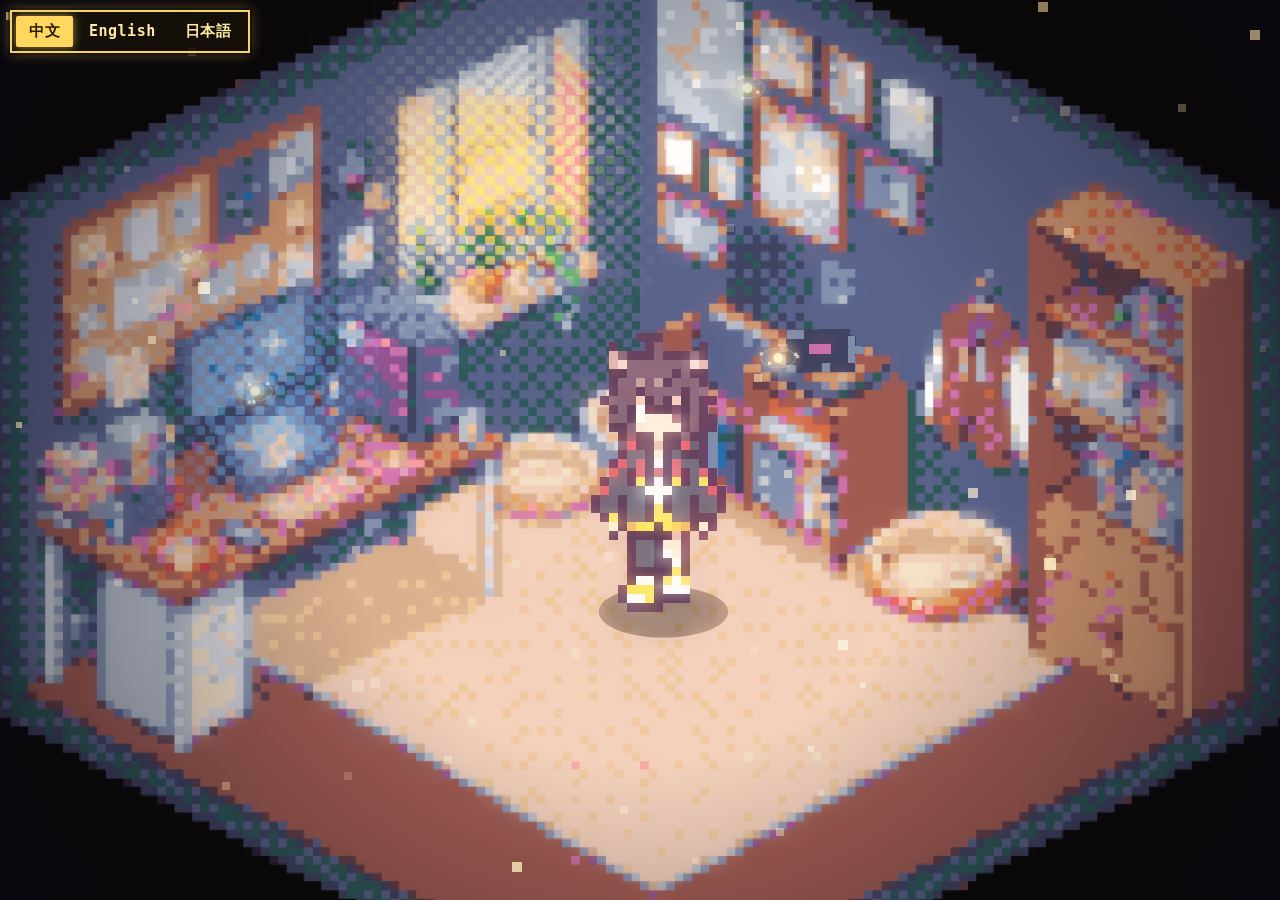
<file: index.html>
<!DOCTYPE html>
<html lang="zh-CN">
<head>
  <meta charset="UTF-8" />
  <meta name="viewport" content="width=device-width, initial-scale=1.0, viewport-fit=cover" />
  <title>叶荼的个人网站</title>
  <link rel="icon" type="image/svg+xml" href="/favicon.svg" />

  <style>
    * {
      box-sizing: border-box;
    }

    html,
    body {
      margin: 0;
      width: 100%;
      height: 100%;
      overflow: hidden;
      background: #171b20;
      font-family: -apple-system, BlinkMacSystemFont, "Segoe UI",
        "Microsoft YaHei", sans-serif;
    }

    #game-container {
      position: fixed;
      inset: 0;
      overflow: hidden;
    }

    #gameCanvas {
      /* ===== 【第X轮新增】画布固定铺满窗口，超出窗口的背景直接裁掉 ===== */
      position: fixed;
      inset: 0;
      /* ===== 【第X轮新增】结束 ===== */
      display: block;
      width: 100%;
      height: 100%;
      background: #101419;
      image-rendering: pixelated;
      cursor: crosshair;
      touch-action: none;
    }

    #status {
      position: absolute;
      left: 12px;
      top: 12px;
      z-index: 20;
      max-width: min(620px, calc(100vw - 24px));
      padding: 9px 12px;
      border: 1px solid #405265;
      border-radius: 6px;
      background: rgba(12, 19, 27, 0.9);
      color: #d8e7f3;
      font-size: 12px;
      line-height: 1.6;
      white-space: pre-wrap;
      pointer-events: none;
    }

    #status[data-error="true"] {
      color: #ffd6d6;
      border-color: #e06b6b;
    }

    #debug-panel {
      position: absolute;
      left: 12px;
      bottom: 48px;
      padding: 10px 12px;
      border-radius: 6px;
      background: rgba(0, 0, 0, 0.85);
      color: #76efa9;
      font: 12px/1.7 monospace;
      white-space: pre-wrap;
      pointer-events: none;
      z-index: 10;
    }

    #hint {
      position: absolute;
      bottom: 12px;
      left: 12px;
      right: 12px;
      color: #d6e2ee;
      font-size: 12px;
      line-height: 1.6;
      text-shadow: 0 1px 3px #000;
      pointer-events: none;
    }

    #ui-modal {
      position: absolute;
      inset: 0;
      z-index: 100;
      display: flex;
      justify-content: center;
      align-items: center;
      padding: 20px;
      background: rgba(0, 0, 0, 0.65);
    }

    /* 使用 hidden 控制弹窗，不依赖 className 或透明度 */
    [hidden] {
      display: none !important;
    }

    #modal-content {
      width: min(480px, 100%);
      max-height: 85vh;
      overflow: auto;
      padding: 24px;
      background: #fff;
      border-radius: 12px;
      box-shadow: 0 20px 60px rgba(0, 0, 0, 0.45);
    }

    #modal-header {
      display: flex;
      align-items: center;
      justify-content: space-between;
      gap: 16px;
      margin-bottom: 16px;
      padding-bottom: 12px;
      border-bottom: 1px solid #e5e7eb;
    }

    #modal-title {
      margin: 0;
      color: #1f2937;
      font-size: 20px;
    }

    #modal-close {
      border: 0;
      background: transparent;
      color: #667085;
      cursor: pointer;
      font-size: 28px;
      line-height: 1;
    }

    #modal-body {
      color: #4b5563;
      font-size: 15px;
      line-height: 1.8;
    }

    /* ===== 【第X轮新增】右上角背景与视角调整面板 ===== */
    #uiPanel {
      position: fixed;
      top: 14px;
      right: 14px;
      width: min(320px, calc(100vw - 28px));
      background: rgba(16, 22, 26, 0.88);
      backdrop-filter: blur(8px);
      -webkit-backdrop-filter: blur(8px);
      border: 1px solid rgba(255, 255, 255, 0.15);
      border-radius: 8px;
      padding: 14px 16px;
      color: #e0e6ed;
      font-size: 12px;
      box-shadow: 0 8px 32px rgba(0, 0, 0, 0.45);
      z-index: 30;
      display: flex;
      flex-direction: column;
      gap: 10px;
    }

    #uiPanel .ui-title {
      font-weight: 600;
      font-size: 13px;
      color: #2ecc71;
      display: flex;
      justify-content: space-between;
      align-items: center;
      gap: 8px;
      border-bottom: 1px solid rgba(255, 255, 255, 0.1);
      padding-bottom: 6px;
    }

    #uiPanel .ui-shortcut {
      font-size: 10px;
      color: #94a3b8;
      font-weight: normal;
      white-space: nowrap;
    }

    #uiPanel .ui-row {
      display: flex;
      align-items: center;
      justify-content: space-between;
      gap: 8px;
    }

    #uiPanel .ui-label {
      color: #a0aec0;
      white-space: nowrap;
    }

    #uiPanel .ui-input-group {
      display: flex;
      align-items: center;
      gap: 6px;
      width: 100%;
      min-width: 0;
    }

    #uiPanel input[type="range"] {
      flex: 1;
      min-width: 0;
      accent-color: #2ecc71;
      cursor: pointer;
      height: 4px;
    }

    #uiPanel input[type="number"] {
      width: 64px;
      background: rgba(0, 0, 0, 0.4);
      border: 1px solid rgba(255, 255, 255, 0.2);
      border-radius: 4px;
      color: #2ecc71;
      padding: 3px 6px;
      font-family: monospace;
      font-size: 12px;
      text-align: center;
    }

    #uiPanel input[type="number"]:focus {
      outline: none;
      border-color: #2ecc71;
    }

    #uiPanel .ui-btn-grid {
      display: grid;
      grid-template-columns: repeat(2, 1fr);
      gap: 6px;
    }

    #uiPanel .ui-btn {
      background: rgba(255, 255, 255, 0.08);
      border: 1px solid rgba(255, 255, 255, 0.15);
      border-radius: 4px;
      color: #d1d5db;
      padding: 5px 8px;
      font-size: 11px;
      cursor: pointer;
    }

    #uiPanel .ui-btn:hover {
      background: rgba(46, 204, 113, 0.25);
      border-color: #2ecc71;
      color: #ffffff;
    }

    #uiPanel .ui-info-list {
      background: rgba(0, 0, 0, 0.3);
      border-radius: 4px;
      padding: 8px;
      display: flex;
      flex-direction: column;
      gap: 4px;
      font-family: monospace;
      font-size: 11px;
      color: #cbd5e1;
      border: 1px solid rgba(255, 255, 255, 0.05);
    }

    #uiPanel .ui-info-item {
      display: flex;
      justify-content: space-between;
      gap: 8px;
    }

    #uiPanel .ui-info-item > span:last-child {
      text-align: right;
    }

    #uiPanel .ui-copy-box {
      background: rgba(0, 0, 0, 0.5);
      border: 1px dashed rgba(46, 204, 113, 0.4);
      border-radius: 4px;
      padding: 6px 8px;
      font-family: monospace;
      font-size: 11px;
      color: #a3e635;
      word-break: break-all;
      user-select: text;
      -webkit-user-select: text;
      display: flex;
      align-items: center;
      justify-content: space-between;
      gap: 6px;
    }

    #uiPanel .ui-copy-btn {
      background: #2ecc71;
      color: #000;
      border: none;
      border-radius: 3px;
      padding: 2px 6px;
      font-size: 10px;
      font-weight: bold;
      cursor: pointer;
      white-space: nowrap;
    }

    #uiPanel .ui-copy-btn:hover {
      background: #27ae60;
    }
    /* ===== 【第X轮新增】结束 ===== */

    /* ===== 【第3轮新增】内置最简交互样式；ui.css 缺失时仍可悬停、打开弹窗和跳转 ===== */
    #interaction-hover {
      position: fixed;
      z-index: 50;
      max-width: min(280px, calc(100vw - 16px));
      padding: 6px 10px;
      border: 1px solid #9db5c9;
      border-radius: 6px;
      background: #182430;
      color: #fff;
      font-size: 13px;
      line-height: 1.5;
      overflow-wrap: anywhere;
      pointer-events: none;
    }

    #gameCanvas.interaction-hovering {
      cursor: none !important;
    }

    #interaction-cursor {
      position: fixed;
      z-index: 51;
      width: 23px;
      height: 18px;
      border: 2px solid #263544;
      border-radius: 6px;
      background: #fff;
      color: #263544;
      pointer-events: none;
    }

    #interaction-cursor::before {
      content: "";
      position: absolute;
      left: 3px;
      bottom: -5px;
      width: 6px;
      height: 6px;
      border-left: 2px solid #263544;
      border-bottom: 2px solid #263544;
      background: #fff;
      transform: skewY(-30deg);
    }

    #interaction-cursor::after {
      content: "···";
      position: absolute;
      inset: -6px 0 0;
      text-align: center;
      font: bold 18px/18px sans-serif;
    }

    #ui-modal {
      backdrop-filter: blur(3px);
      -webkit-backdrop-filter: blur(3px);
    }

    #modal-content {
      animation: interaction-modal-in 0.2s ease-out both;
    }

    #modal-body .interaction-text {
      margin: 0 0 16px;
      white-space: pre-wrap;
      overflow-wrap: anywhere;
    }

    #modal-body .interaction-image {
      display: block;
      max-width: 100%;
      max-height: 40vh;
      margin: 0 auto 16px;
      object-fit: contain;
      image-rendering: pixelated;
    }

    #modal-body .interaction-options {
      display: flex;
      flex-direction: column;
      gap: 10px;
    }

    #modal-body .interaction-option {
      display: flex;
      align-items: center;
      justify-content: space-between;
      gap: 12px;
      width: 100%;
      padding: 11px 14px;
      border: 1px solid #9aa7b5;
      border-radius: 6px;
      background: #eef2f6;
      color: #253446;
      font: inherit;
      text-align: left;
      overflow-wrap: anywhere;
      cursor: pointer;
    }

    #modal-body .interaction-option:disabled {
      background: #e5e7eb;
      color: #828892;
      cursor: not-allowed;
    }

    #modal-body .interaction-option-note {
      flex-shrink: 0;
      font-size: 12px;
    }

    #modal-body .interaction-feedback {
      margin: 14px 0 0;
      color: #a53d32;
      font-size: 13px;
    }

    #interaction-transition {
      position: fixed;
      inset: 0;
      z-index: 1000;
      background: #000;
      opacity: 0;
      pointer-events: none;
      transition: opacity 0.4s ease;
    }

    #interaction-transition.is-active {
      opacity: 1;
      pointer-events: auto;
    }

    @keyframes interaction-modal-in {
      from {
        opacity: 0;
        transform: scale(0.96);
      }
      to {
        opacity: 1;
        transform: scale(1);
      }
    }
    /* ===== 【第3轮新增】结束 ===== */

    /* ===== 【第4轮新增】现有右上角面板的特效折叠区；独立定位，不挤动原有控件 ===== */
    #fx-controls {
      position: absolute;
      top: 0;
      right: calc(100% + 12px);
      width: 270px;
      max-height: calc(100vh - 28px);
      overflow: auto;
      padding: 10px 12px;
      border: 1px solid rgba(255, 255, 255, 0.15);
      border-radius: 8px;
      background: rgba(16, 22, 26, 0.94);
      color: #e0e6ed;
      font-size: 12px;
      line-height: 1.6;
      pointer-events: auto;
    }

    #fx-controls summary {
      color: #f4d49c;
      cursor: pointer;
      font-weight: 600;
    }

    #fx-controls .fx-help {
      margin: 8px 0;
      color: #aab8c6;
      font-size: 11px;
    }

    #fx-controls fieldset {
      min-width: 0;
      margin: 10px 0 0;
      padding: 6px 8px 9px;
      border: 1px solid #40505b;
      border-radius: 4px;
    }

    #fx-controls legend {
      color: #f4d49c;
      font-size: 11px;
    }

    #fx-controls label {
      display: block;
      font-size: 11px;
    }

    #fx-controls .fx-value-row {
      display: flex;
      align-items: center;
      gap: 8px;
      margin-bottom: 5px;
    }

    #fx-controls output {
      min-width: 46px;
      color: #a3e635;
      text-align: right;
      font-family: monospace;
      user-select: text;
    }

    #fx-controls input[type="checkbox"] {
      accent-color: #2ecc71;
      vertical-align: middle;
    }

    @media (max-width: 650px) {
      #fx-controls {
        top: calc(100% + 10px);
        right: 0;
        width: 100%;
        max-height: 30vh;
      }
    }
    /* ===== 【第4轮新增】结束 ===== */
    /* ===== 【响应式】手机 / 平板适配：断点按内容实际需要取 900px / 触屏 ===== */
    /* 1) 触屏设备：没有鼠标悬停，隐藏名称气泡和自定义指针，避免点按后留下残影 */
    @media (hover: none), (pointer: coarse) {
      #interaction-hover,
      #interaction-cursor {
        display: none !important;
      }
    }

    /* 2) 手机：用 100dvh 跟随浏览器可视高度，地址栏收起/展开时画布不跳动 */
    @media (max-width: 900px) {
      html,
      body {
        height: 100%;
        overscroll-behavior: none;
      }

      #game-container {
        height: 100%;
        height: 100dvh;
      }

      /* 歌单遮罩在窄屏上收小，四周留出点击关闭的空白 */
      #music-stage {
        width: min(84vw, 380px);
        height: min(84vw, 380px);
      }

      .music-note {
        font-size: 20px;
      }
    }

    canvas {
      -webkit-tap-highlight-color: transparent;
    }

    /* ===== 【新增】交互点名字标签 ===== */
    #zone-labels {
      position: fixed;
      inset: 0;
      z-index: 30;
      pointer-events: none;
    }

    .zone-label {
      position: absolute;
      transform: translate(-50%, -100%);
      padding: 3px 9px 4px;
      border: 2px solid #9db5c9;
      background: rgba(14, 20, 26, 0.82);
      color: #f2f7fb;
      font-size: 12px;
      font-weight: 600;
      line-height: 1.25;
      letter-spacing: 1px;
      white-space: nowrap;
      box-shadow: 2px 2px 0 rgba(0, 0, 0, 0.45);
      text-shadow: 0 1px 0 rgba(0, 0, 0, 0.6);
      will-change: left, top;
    }

    .zone-label::after {
      content: "";
      position: absolute;
      left: 50%;
      bottom: -7px;
      width: 6px;
      height: 6px;
      margin-left: -4px;
      border-right: 2px solid #9db5c9;
      border-bottom: 2px solid #9db5c9;
      background: rgba(14, 20, 26, 0.82);
      transform: rotate(45deg);
    }

    @media (max-width: 900px) {
      .zone-label {
        font-size: 11px;
        padding: 2px 7px 3px;
      }
    }

    /* ===== 【新增】竖屏首页的“滑动屏幕”提示：半透明手势图标，左右摇晃，角色一走动就渐隐 ===== */
    #swipe-hint {
      position: fixed;
      left: 50%;
      bottom: 8vh;
      width: 108px;
      margin-left: -54px;
      z-index: 55;
      pointer-events: none;
      opacity: 0;
      transition: opacity 0.28s ease;
    }

    #swipe-hint.is-on {
      opacity: 0.62;
    }

    /* 摇晃原点取用户标注的红点：图标偏右下（79% / 84%） */
    #swipe-hint img {
      display: block;
      width: 100%;
      height: auto;
      transform-origin: 79% 84%;
      animation: swipe-sway 2.2s ease-in-out infinite;
      filter:
        drop-shadow(0 2px 3px rgba(20, 12, 6, 0.55))
        drop-shadow(0 0 10px rgba(20, 12, 6, 0.32));
      user-select: none;
      -webkit-user-drag: none;
    }

    @keyframes swipe-sway {
      0%,
      100% {
        transform: rotate(-11deg);
      }
      50% {
        transform: rotate(11deg);
      }
    }

    @media (max-width: 420px) {
      #swipe-hint {
        width: 96px;
        margin-left: -48px;
      }
    }

    @media (prefers-reduced-motion: reduce) {
      #swipe-hint img {
        animation: none;
        transform: rotate(-8deg);
      }
    }
  </style>
  <!-- ===== 【第3轮新增】外部交互样式放在内置样式之后；缺失时自动保留内置样式 ===== -->
  <link rel="stylesheet" href="ui.css" />
  <!-- ===== 【第3轮新增】结束 ===== -->
</head>

<body>
  <div id="game-container">
    <canvas id="gameCanvas"></canvas>

    <!-- 标准 HTML，不使用 JSX 注释或 className -->

    <!-- ===== 【第3轮新增】悬浮名称、纯 CSS 气泡指针；不改变原有面板结构 ===== -->
    <div id="interaction-hover" role="tooltip" hidden="true"></div>
    <div id="interaction-cursor" aria-hidden="true" hidden="true"></div>
    <!-- ===== 【第3轮新增】结束 ===== -->

    <!-- ===== 【新增】可交互区域的名字标签：一直显示在对应位置上方 ===== -->
    <div id="zone-labels" aria-hidden="true"></div>
    <!-- ===== 【新增】结束 ===== -->

    <!-- ===== 【新增】竖屏首页的“滑动屏幕”提示：角色第一次走动后渐隐消失 ===== -->
    <div id="swipe-hint" aria-hidden="true">
      <img src="swipe-hint.png" alt="" draggable="false" />
    </div>
    <!-- ===== 【新增】结束 ===== -->

    <!-- ===== 【第5轮新增】歌单黑胶唱片遮罩：点歌单出现，点唱片去音乐网站，点空白关闭 ===== -->
    <div id="music-overlay" hidden="true">
      <div id="music-stage">
        <img id="music-vinyl" src="UI/LIUSHENGJI.png" alt="黑胶唱片" draggable="false" />
        <div id="music-notes" aria-hidden="true"></div>
      </div>
    </div>
    <!-- ===== 【第5轮新增】结束 ===== -->

    <!-- ===== 【第6轮新增】开场黑屏遮罩：点开页面黑屏、两声敲门后从中间向两边渐隐 ===== -->
    <div id="intro-overlay" aria-hidden="true">
      <div class="intro-half intro-left"></div>
      <div class="intro-half intro-right"></div>
    </div>
    <!-- ===== 【第6轮新增】结束 ===== -->
  </div>

  <!-- ===== 多语言切换：中文 / English / 日本語。用的是现成翻译插件 translate.js，配置在 i18n.js 里 ===== -->
  <script src="i18n.js" data-lang-bar="on" data-lang-pos="tl" data-lang-z="70"></script>

  <!-- ===== 【第3轮新增】本地普通脚本加载交互内容；文件缺失时由内联逻辑提供默认内容 ===== -->
  <script src="interactions.js"></script>
  <!-- ===== 【第3轮新增】结束 ===== -->
  <script>
  (() => {
    "use strict";

    // =========================================================
    // 1. 配置
    // =========================================================

    const CONFIG = {
      BACKGROUND_SRC: "background.png",
      CHARACTER_SRC: "character.png",
      MAP_SRC: "map-data.js",

      // ===== 【第X轮修改】原来是 BG_HEIGHT_RATIO: 0.60，按窗口高度自动适配；现在只在启动时确定固定倍数 =====
      // null：图片尺寸确定后，按启动窗口计算一次铺满倍数，四舍五入到两位。
      // 也可直接填固定数字，例如 0.85；手动配置建议范围 0.20～3.00。
      // 已保存的浏览器设置优先；“恢复默认”使用本次启动确定的这个默认值。
      // ===== 【第X轮修改】本次原来为 null；现固定默认倍数为0.72，不再根据窗口计算默认值；上面的旧注释仅保留记录 =====
      BG_SCALE: 0.72,
      // ===== 【第X轮修改】结束 =====
      // ===== 【第X轮修改】结束 =====

      // ===== 【第X轮新增】背景调整、镜头跟随与保存参数 =====
      // 背景外露区域的纯色底色，可填写任意有效 CSS 颜色，建议深色。
      BG_COLOR: "#000000",

      // 滑动条、数字框及背景大小快捷键的调整范围，建议保持 0.20～3.00。
      BG_SCALE_MIN: 0.20,
      BG_SCALE_MAX: 3.00,

      // 背景缩放控件步长，建议 0.01；背景倍数显示和保存保留两位小数。
      BG_SCALE_STEP: 0.01,

      // [ 和 ] 每次调整的背景缩放倍数，建议 0.01～0.10。
      BG_SCALE_KEY_STEP: 0.05,

      // 背景缩放倍数的本地存储名称；建议固定不变，避免丢失已保存设置。
      // ===== 【第X轮修改】本次原来为 "rpg_map_bg_scale"；更换存储键以避免旧比例覆盖新默认值，之后继续保存面板调整 =====
      STORAGE_KEY_BG_SCALE: "rpg_map_bg_scale_defaults_072_02408",
      // ===== 【第X轮修改】结束 =====

      // 镜头每个轴的最大偏移，单位为背景原始像素；建议 0～60。
      // 最终屏幕偏移 = 此数值 × 背景缩放倍数，再取整。
      // ===== 【第X轮修改】本次原来为35；按要求增加到45个背景原始像素 =====
      MAX_CAMERA_OFFSET: 45,
      // ===== 【第X轮修改】结束 =====

      // 60帧参考速度下的 lerp 系数，建议 0.03～0.15，越小越柔和。
      CAMERA_LERP: 0.08,

      // 缓动参考帧率，建议保持 60，用于减少不同刷新率造成的缓动差异。
      CAMERA_REFERENCE_FPS: 60,

      // 固定单帧尺寸，单位为精灵图像素；当前8行×4列图集保持16×32。
      SPRITE_FRAME_WIDTH: 16,
      SPRITE_FRAME_HEIGHT: 32,

      // 复制成功或失败提示的显示时长，单位毫秒，建议 1000～3000。
      COPY_FEEDBACK_DURATION: 1500,
      // ===== 【第X轮新增】结束 =====

      // 只有背景加载失败时才使用下面的尺寸
      FALLBACK_BG_WIDTH: 1920,
      FALLBACK_BG_HEIGHT: 1080,

      // ===== 【第X轮修改】本次原来为0.2808；现固定默认角色高度比例为0.2408 =====
      CHAR_HEIGHT_RATIO: 0.2408,
      // ===== 【第X轮修改】结束 =====

      // ===== 【第X轮新增】本次角色速度和鼠标跟随双阈值参数 =====
      // 将原移动算法计算出的速度乘以此值；建议0.30～1.00，0.70表示原速度的70%。
      // 同时作用于鼠标跟随和点击交互时的行走，不改变动画方向与图集规则。
      MOVE_SPEED_MULTIPLIER: 0.21,

      // 静止时，距鼠标跟随点超过此距离才起步；单位为背景原始像素，建议15～40。
      FOLLOW_START_DISTANCE: 25,

      // 行走时，进入此距离即停止；单位为背景原始像素，建议4～12，必须小于起步距离。
      // 只用于鼠标跟随，不影响点击交互时精确走到stand。
      FOLLOW_STOP_DISTANCE: 8,
      // ===== 【第X轮新增】结束 =====

      MIN_SPEED_HEIGHT_RATIO: 1.5,
      MAX_SPEED_HEIGHT_RATIO: 6.0,
      CATCHUP_FACTOR: 6,

      ANIM_MIN_FPS: 8,
      ANIM_MAX_FPS: 16,

      PERSPECTIVE_MIN_SCALE: 0.85,
      PERSPECTIVE_MAX_SCALE: 1.10,

      // 外部图片默认：4列动画 × 4行方向
      // 4行顺序：下、左、右、上
      //
      // 如果使用8方向图集，改为8。
      // 8行顺序：下、左下、左、左上、上、右上、右、右下
      // ===== 【第X轮修改】原来 SPRITE_ROWS 为4；本轮固定8方向，上面的原注释保留但不再使用4行规则 =====
      SPRITE_ROWS: 8,
      // ===== 【第X轮修改】结束 =====
      SPRITE_COLUMNS: 4,

      // 单帧尺寸由整张图片宽高和行列数计算。
      // 已知的64×256原始降级图会自动识别为8行。
      // ===== 【第X轮新增】上述原注释保留；本轮改为严格使用64×256图集及16×32单帧，不再自动推算 =====
      // ===== 【第X轮新增】结束 =====

      // ===== 【第X轮修改】本次原来为 "rpg_map_char_ratio"；更换存储键以避免旧角色比例覆盖新默认值 =====
      STORAGE_KEY: "rpg_map_char_ratio_defaults_072_02408",
      // ===== 【第X轮修改】结束 =====

      RESOURCE_TIMEOUT: 5000,

      // ===== 【第4轮新增】视觉特效配置；所有 ENABLED 均为 true 开启、false 关闭 =====
      FX: {
        // 总开关；关闭后不执行任何特效绘制，恢复原来的场景渲染。
        ENABLED: true,

        // 方形粒子的屏幕像素网格；位置和尺寸均对齐此网格，建议 2～4。
        PIXEL_GRID: 2,

        // 包含鼠标拖尾、点击、环境光点和脚下尘土在内的总数量上限。
        MAX_PARTICLES: 180,

        // 泛光：STRENGTH 为亮度 0～0.6；RADIUS 为扩散倍率 0.5～4。
        // 使用缩小的场景副本、multiply 压暗暗部、screen 叠加，不读取图片像素。
        BLOOM: { ENABLED: true, STRENGTH: 0.6, RADIUS: 4 },

        // 鼠标拖尾：STRENGTH 为数量及亮度倍率 0～2；SIZE 为方块基础屏幕尺寸。
        TRAIL: { ENABLED: true, STRENGTH: 0.75, SIZE: 4 },

        // 点击爆发：STRENGTH 为数量及亮度倍率 0～2；SIZE 为方块基础屏幕尺寸。
        // COUNT 为一圈基础数量；SPEED 为屏幕像素/秒。
        CLICK: { ENABLED: true, STRENGTH: 1, SIZE: 4, COUNT: 24, SPEED: 65 },

        // 环境光点：STRENGTH 为亮度 0～1；COUNT 为基础数量；SIZE 为屏幕像素。
        // SPEED 为漂浮速度倍率 0～2；PARALLAX 为近景额外镜头视差倍率 0～2。
        AMBIENT: { ENABLED: true, STRENGTH: 1, COUNT: 80, SIZE: 8, SPEED: 1.5, PARALLAX: 0.8 },

        // 暖色：STRENGTH 为透明度 0～0.2；默认仅轻微染暖。
        WARMTH: { ENABLED: true, STRENGTH: 0.04, COLOR: "#ffb86b" },

        // 暗角：STRENGTH 为边缘暗度 0～0.8；SIZE 为中央清晰范围比例 0.1～0.8。
        // SIZE 越大，中央不受暗角影响的范围越大。
        VIGNETTE: { ENABLED: true, STRENGTH: 0.8, SIZE: 0.4 },

        // 鼠标灯光：STRENGTH 为亮度 0～0.8；RADIUS 为屏幕像素半径 40～400。
        LIGHT: { ENABLED: true, STRENGTH: 0.24, RADIUS: 150 },

        // 脚下尘土：STRENGTH 为数量及透明度倍率 0～2；SIZE 为屏幕像素。
        // RATE 为行走时每秒基础发射数量；停止或弹窗打开后不再产生新尘土。
        DUST: { ENABLED: true, STRENGTH: 1.4, SIZE: 10, RATE: 9 },

        // 自动降质：每秒统计实际帧率，连续低于 FPS 达 SECONDS 秒后降低一级。
        // 只降低粒子数量、泛光采样精度与层数，不改变背景、人物、碰撞或移动。
        AUTO_QUALITY: { ENABLED: true, FPS: 40, SECONDS: 3, MIN_SCALE: 0.35 },

        // 跟随系统“减少动态效果”；FACTOR 为保留的粒子比例，建议 0.1～0.4。
        REDUCED_MOTION: { ENABLED: true, FACTOR: 0.25 }
      },
      // ===== 【第4轮新增】结束 =====

      // 碰撞检查时将单帧位移细分，减少大步长跨过凹边界的问题
      COLLISION_STEP: 2
    };

    // =========================================================
    // 【区域跳转网址配置】以后想换网址，直接改下面的 ZONE_LINKS 即可
    // =========================================================
    // 每个区域一行，等号右边填网址，有两种写法：
    //   · 相对路径：相对于本 index.html 所在文件夹，例如 "pages/pc.html"
    //   · 完整网址：例如 "https://example.com"
    // PC / art_1 / boot_1：人物走到对应区域后跳转到的网页。
    // wyy_1：音乐网址，点击黑胶唱片后在【新标签页】打开。
    // 下面目前都是占位网址，请替换成你自己的地址。
    const ZONE_LINKS = {
      PC: "pages/PC/index.html",                      // 电脑桌 → 跳转网址
      art_1: "pages/portfolio/4/QBwID-I/index.html",  // 作品集 → 跳转网址
      boot_1: "pages/备忘/1/index.html",              // 备忘板 → 跳转网址
      wyy_1: "https://www.youtube.com/watch?v=3gkSzjp-aoY"  // 歌单音乐网址（新标签打开）
    };
    // =========================================================

    // ===== 【第6轮新增】开场：黑色遮罩从中间向两边渐隐 =====
    function runIntro() {
      const overlay = introOverlay;
      if (!overlay) return;

      overlay.classList.remove("is-hidden", "is-revealing");

      // 黑幕从中间向左右两侧滑开并淡出。
      setTimeout(() => {
        overlay.classList.add("is-revealing");
      }, 250);

      // 动画结束后彻底移除遮罩。
      setTimeout(() => {
        overlay.classList.add("is-hidden");
      }, 900);
    }
    // ===== 【第6轮新增】结束 =====

    const DETAILS = {
      PC: "这里是电脑桌，用于日常编码、软件开发以及技术研究。",
      art_1: "这里是个人设计与开发作品集展示。",
      wyy_1: "这里是音乐播放歌单。"
    };

    // =========================================================
    // 2. DOM 和启动诊断
    // =========================================================

    const canvas = document.getElementById("gameCanvas");

    // ===== 【第3轮新增】交互专用元素及状态；歌单遮罩元素也在此取得 =====
    const interactionHover = document.getElementById("interaction-hover");
    const interactionCursor = document.getElementById("interaction-cursor");
    const musicOverlay = document.getElementById("music-overlay");
    const musicVinyl = document.getElementById("music-vinyl");
    const musicNotes = document.getElementById("music-notes");
    const introOverlay = document.getElementById("intro-overlay");
    const interactionState = {
      pointerInside: false,
      jumping: false
    };
    // ===== 【第3轮新增】结束 =====

    document.documentElement.style.backgroundColor = CONFIG.BG_COLOR;
    document.body.style.backgroundColor = CONFIG.BG_COLOR;
    canvas.style.backgroundColor = CONFIG.BG_COLOR;

    function reportError(error) {
      console.error(error);
    }

    window.addEventListener("error", event => {
      // 普通资源加载失败由加载器单独处理
      if (event.error) reportError(event.error);
    });

    window.addEventListener("unhandledrejection", event => {
      reportError(event.reason);
    });

    const ctx = canvas.getContext("2d");

    if (!ctx) {
      reportError(new Error("当前浏览器无法创建 Canvas 2D 上下文。"));
      return;
    }

    const clamp = (value, min, max) =>
      Math.max(min, Math.min(max, value));

    const finite = value => Number.isFinite(value);

    // =========================================================
    // 3. 资源加载：失败或超时都有回退
    // =========================================================

    function loadImage(src) {
      return new Promise(resolve => {
        const image = new Image();
        let settled = false;
        let timer;

        function finish(result) {
          if (settled) return;
          settled = true;
          clearTimeout(timer);
          image.onload = null;
          image.onerror = null;
          resolve(result);
        }

        image.onload = () => {
          finish(
            image.naturalWidth > 0 && image.naturalHeight > 0
              ? image
              : null
          );
        };

        image.onerror = () => finish(null);

        timer = setTimeout(
          () => finish(null),
          CONFIG.RESOURCE_TIMEOUT
        );

        image.src = src;
      });
    }

    function readMapData() {
      if (window.MAP_DATA) return window.MAP_DATA;

      // 兼容普通脚本中使用 const MAP_DATA = ... 的写法。
      // 推荐 map-data.js 明确使用 window.MAP_DATA = ...
      try {
        if (typeof MAP_DATA !== "undefined") return MAP_DATA;
      } catch (_) {}

      return null;
    }

    function loadMapData() {
      const existing = readMapData();
      if (existing) return Promise.resolve(existing);

      return new Promise(resolve => {
        const script = document.createElement("script");
        let settled = false;
        let timer;

        function finish(data) {
          if (settled) return;
          settled = true;
          clearTimeout(timer);
          script.onload = null;
          script.onerror = null;
          resolve(data);
        }

        script.onload = () => finish(readMapData());
        script.onerror = () => finish(null);

        timer = setTimeout(
          () => finish(null),
          CONFIG.RESOURCE_TIMEOUT
        );

        script.src = CONFIG.MAP_SRC;
        document.head.appendChild(script);
      });
    }

    // =========================================================
    // 4. 地图数据校验和几何运算
    // =========================================================

    function normalizePoint(point) {
      if (!point) return null;

      const x = Number(Array.isArray(point) ? point[0] : point.x);
      const y = Number(Array.isArray(point) ? point[1] : point.y);

      return finite(x) && finite(y) ? { x, y } : null;
    }

    function normalizePolygon(points) {
      if (!Array.isArray(points)) return null;

      const result = [];

      for (const item of points) {
        const point = normalizePoint(item);
        if (!point) return null;
        result.push([point.x, point.y]);
      }

      if (result.length < 3) return null;

      let twiceArea = 0;

      for (let i = 0; i < result.length; i++) {
        const a = result[i];
        const b = result[(i + 1) % result.length];
        twiceArea += a[0] * b[1] - b[0] * a[1];
      }

      return Math.abs(twiceArea) > 0.000001 ? result : null;
    }

    function normalizeMap(data) {
      if (!data || !data.movableArea) return null;

      const points = normalizePolygon(data.movableArea.points);
      if (!points) return null;

      const zones = [];

      for (const zone of (
        Array.isArray(data.interactiveZones)
          ? data.interactiveZones
          : []
      )) {
        if (!zone) continue;

        const zonePoints = normalizePolygon(zone.points);
        if (!zonePoints) continue;

        // ===== 【第3轮新增】从原始区域补读 ui、tip；原地图转换器未保留这两个字段，不修改 map-data.js =====
        const rawZones = Array.isArray(data.rawZones)
          ? data.rawZones
          : (Array.isArray(window.GAME_ZONES) ? window.GAME_ZONES : []);
        const rawZone = rawZones.find(item =>
          item && item.id === zone.id
        ) || zone;
        // ===== 【第3轮新增】结束 =====

        zones.push({
          id: zone.id || "",
          // ===== 【第3轮修改】原来为 zone.name || zone.id || "交互区域"；改为名称缺失时优先使用 tip =====
          name: zone.name || rawZone.name || zone.tip || rawZone.tip || "交互区域",
          // ===== 【第3轮修改】结束 =====
          // ===== 【第3轮新增】保留点击触发类型、提示和主题；只允许明确标为 click 的区域交互 =====
          trigger: zone.trigger || rawZone.trigger || "",
          tip: zone.tip || rawZone.tip || "",
          ui: zone.ui || rawZone.ui || "",
          // ===== 【第3轮新增】结束 =====
          points: zonePoints,
          stand: normalizePoint(zone.stand)
        });
      }

      return {
        movableArea: {
          id: data.movableArea.id || "movable",
          name: data.movableArea.name || "可活动区域",
          points,
          stand: normalizePoint(data.movableArea.stand)
        },
        interactiveZones: zones
      };
    }

    // 边界上的点也视为合法，避免站立点正好位于边缘时无法到达
    function pointOnSegment(x, y, a, b) {
      const dx = b[0] - a[0];
      const dy = b[1] - a[1];
      const length = Math.hypot(dx, dy);
      const epsilon = 0.00001;

      if (length < epsilon) {
        return Math.hypot(x - a[0], y - a[1]) <= epsilon;
      }

      const cross = (x - a[0]) * dy - (y - a[1]) * dx;
      if (Math.abs(cross) > epsilon * length) return false;

      const dot = (x - a[0]) * dx + (y - a[1]) * dy;

      return dot >= -epsilon &&
        dot <= length * length + epsilon;
    }

    function isPointInPolygon(x, y, points) {
      if (!points || points.length < 3) return false;

      let inside = false;

      for (
        let i = 0, j = points.length - 1;
        i < points.length;
        j = i++
      ) {
        const a = points[j];
        const b = points[i];

        if (pointOnSegment(x, y, a, b)) return true;

        if (
          (a[1] > y) !== (b[1] > y) &&
          x < (b[0] - a[0]) * (y - a[1]) /
            (b[1] - a[1]) + a[0]
        ) {
          inside = !inside;
        }
      }

      return inside;
    }

    function getBounds(points) {
      let minX = Infinity;
      let minY = Infinity;
      let maxX = -Infinity;
      let maxY = -Infinity;

      for (const [x, y] of points) {
        minX = Math.min(minX, x);
        minY = Math.min(minY, y);
        maxX = Math.max(maxX, x);
        maxY = Math.max(maxY, y);
      }

      return { minX, minY, maxX, maxY };
    }

    // 找一个多边形内部出生点，避免使用可能在凹多边形外的顶点平均值
    function findInteriorPoint(points) {
      const levels = [...new Set(points.map(p => p[1]))]
        .sort((a, b) => a - b);

      for (let k = 0; k < levels.length - 1; k++) {
        const y = (levels[k] + levels[k + 1]) / 2;
        const intersections = [];

        for (let i = 0; i < points.length; i++) {
          const a = points[i];
          const b = points[(i + 1) % points.length];

          if ((a[1] > y) !== (b[1] > y)) {
            intersections.push(
              a[0] + (y - a[1]) *
              (b[0] - a[0]) / (b[1] - a[1])
            );
          }
        }

        intersections.sort((a, b) => a - b);

        for (let i = 0; i + 1 < intersections.length; i += 2) {
          const x = (intersections[i] + intersections[i + 1]) / 2;

          if (isPointInPolygon(x, y, points)) {
            return { x, y };
          }
        }
      }

      return { x: points[0][0], y: points[0][1] };
    }

    // 地图未提供时的明确演示数据，不覆盖有效的真实地图
    function createDemoMap(width, height) {
      function rectangle(x1, y1, x2, y2) {
        return [
          [x1 * width, y1 * height],
          [x2 * width, y1 * height],
          [x2 * width, y2 * height],
          [x1 * width, y2 * height]
        ];
      }

      return {
        movableArea: {
          id: "demo_floor",
          name: "演示可行走区域",
          points: rectangle(0.08, 0.35, 0.92, 0.95),
          stand: { x: width * 0.5, y: height * 0.76 }
        },
        interactiveZones: [
          {
            id: "PC",
            name: "电脑桌",
            points: rectangle(0.15, 0.16, 0.35, 0.40),
            stand: { x: width * 0.25, y: height * 0.51 }
          },
          {
            id: "art_1",
            name: "作品集",
            points: rectangle(0.65, 0.16, 0.85, 0.40),
            stand: { x: width * 0.75, y: height * 0.51 }
          }
        ]
      };
    }

    // =========================================================
    // 5. 像素人物：生成、移动、方向动画、透视和阴影
    // =========================================================

    function createFallbackCharacter() {
      const image = document.createElement("canvas");
      image.width = 64;
      image.height = 256;

      const g = image.getContext("2d");

      const colors = [
        "#e74c3c", "#3498db", "#2ecc71", "#f1c40f",
        "#9b59b6", "#1abc9c", "#e67e22", "#e84393"
      ];

      for (let row = 0; row < 8; row++) {
        for (let col = 0; col < 4; col++) {
          const x = col * 16;
          const y = row * 32;

          g.fillStyle = colors[row];
          g.fillRect(x + 2, y + 8, 12, 18);

          g.fillStyle = "#f39c12";
          g.fillRect(x + 3, y + 2, 10, 8);

          let eyeX = x + 5;

          if (row >= 1 && row <= 3) eyeX = x + 3;
          if (row >= 5 && row <= 7) eyeX = x + 8;

          g.fillStyle = "#fff";
          g.fillRect(eyeX, y + 4, 3, 3);

          g.fillStyle = "#000";
          g.fillRect(eyeX + 1, y + 5, 1, 1);

          const legOffset = col % 2 === 0 ? 0 : 2;

          g.fillStyle = "#2c3e50";
          g.fillRect(x + 3, y + 26, 4, 5 - legOffset);
          g.fillRect(x + 9, y + 26, 4, 3 + legOffset);
        }
      }

      return image;
    }

    function getDirectionIndex(dx, dy) {
      // atan2角度分为8个扇区，再映射到：
      // 下、左下、左、左上、上、右上、右、右下
      const sector = (
        Math.round(Math.atan2(dy, dx) / (Math.PI / 4)) + 8
      ) % 8;

      return [6, 7, 0, 1, 2, 3, 4, 5][sector];
    }

    class PixelCharacter {
      constructor() {
        // 先生成可绘制角色，不等待外部图片
        this.image = createFallbackCharacter();
        this.frameWidth = 16;
        this.frameHeight = 32;
        this.frameCount = 4;
        this.directionOrder = [0, 1, 2, 3, 4, 5, 6, 7];
        this.usingFallback = true;

        this.x = 0;
        this.y = 0;
        this.targetX = 0;
        this.targetY = 0;

        this.dirIndex = 0;
        this.animFrame = 0;
        this.animTimer = 0;

        this.heightRatio = CONFIG.CHAR_HEIGHT_RATIO;
        this.lastTarget = null;
        this.smoothedMouseSpeed = 0;
        this.actualSpeed = 0;
        this.blocked = false;

        // ===== 【第X轮新增】本次记录鼠标跟随是否已起步，区分起步和停止阈值 =====
        this.followWalking = false;
        // ===== 【第X轮新增】结束 =====

        try {
          const value = Number(localStorage.getItem(CONFIG.STORAGE_KEY));

          if (finite(value) && value >= 0.01 && value <= 0.8) {
            this.heightRatio = value;
          }
        } catch (_) {}
      }

      // ===== 【第X轮修改】原来自动推算单帧尺寸并兼容4行；现在固定8行×4列、单帧16×32及原8方向顺序 =====
      useImage(image) {
        if (!image) return false;

        const rows = CONFIG.SPRITE_ROWS;
        const columns = CONFIG.SPRITE_COLUMNS;

        if (
          rows !== 8 ||
          columns !== 4 ||
          image.naturalWidth !== columns * CONFIG.SPRITE_FRAME_WIDTH ||
          image.naturalHeight !== rows * CONFIG.SPRITE_FRAME_HEIGHT
        ) {
          return false;
        }

        this.image = image;
        this.frameWidth = CONFIG.SPRITE_FRAME_WIDTH;
        this.frameHeight = CONFIG.SPRITE_FRAME_HEIGHT;
        this.frameCount = columns;
        this.directionOrder = [0, 1, 2, 3, 4, 5, 6, 7];

        this.usingFallback = false;
        return true;
      }
      // ===== 【第X轮修改】结束 =====

      setHeightRatio(value) {
        if (!finite(value)) return;

        this.heightRatio = clamp(value, 0.01, 0.8);

        try {
          localStorage.setItem(
            CONFIG.STORAGE_KEY,
            String(this.heightRatio)
          );
        } catch (_) {}
      }

      resetTracking() {
        this.lastTarget = null;
        this.smoothedMouseSpeed = 0;
        // ===== 【第X轮新增】本次重新跟随时恢复为未起步状态 =====
        this.followWalking = false;
        // ===== 【第X轮新增】结束 =====
      }

      stop() {
        this.animFrame = 0;
        this.animTimer = 0;
        this.actualSpeed = 0;
        // ===== 【第X轮新增】本次停止后须再次超过起步距离才恢复鼠标跟随行走 =====
        this.followWalking = false;
        // ===== 【第X轮新增】结束 =====
      }

      update(dt, target, worldHeight, canWalk, measureMouseSpeed) {
        if (!(dt > 0)) return;

        this.blocked = false;
        this.targetX = target.x;
        this.targetY = target.y;

        // 原模块中的鼠标速度平滑逻辑
        if (measureMouseSpeed && this.lastTarget) {
          const rawSpeed = Math.hypot(
            target.x - this.lastTarget.x,
            target.y - this.lastTarget.y
          ) / dt;

          const smoothing = Math.min(1, dt * 10);

          this.smoothedMouseSpeed +=
            (rawSpeed - this.smoothedMouseSpeed) * smoothing;
        } else {
          this.smoothedMouseSpeed = 0;
        }

        this.lastTarget = { x: target.x, y: target.y };

        const dx = target.x - this.x;
        const dy = target.y - this.y;
        const distance = Math.hypot(dx, dy);

        // ===== 【第X轮新增】本次鼠标跟随双阈值；点击交互仍沿用原来的精确到达规则 =====
        if (measureMouseSpeed) {
          if (!this.followWalking) {
            if (distance <= CONFIG.FOLLOW_START_DISTANCE) {
              this.stop();
              return;
            }

            this.followWalking = true;
          } else if (distance <= CONFIG.FOLLOW_STOP_DISTANCE) {
            this.stop();
            return;
          }
        } else {
          this.followWalking = false;
        }
        // ===== 【第X轮新增】结束 =====

        if (distance < 0.000001) {
          this.stop();
          return;
        }

        const height = this.heightRatio * worldHeight;
        const minSpeed = height * CONFIG.MIN_SPEED_HEIGHT_RATIO;
        const maxSpeed = height * CONFIG.MAX_SPEED_HEIGHT_RATIO;

        // ===== 【第X轮修改】本次原来直接使用 Math.min(...) 的速度；现将原计算结果乘以0.70 =====
        const speed = CONFIG.MOVE_SPEED_MULTIPLIER * Math.min(
          maxSpeed,
          Math.max(
            minSpeed,
            this.smoothedMouseSpeed,
            distance * CONFIG.CATCHUP_FACTOR
          )
        );
        // ===== 【第X轮修改】结束 =====

        // ===== 【第X轮修改】本次原来为 Math.min(distance, speed * dt)；鼠标跟随最多走到停止距离，避免一帧跨过停止圈 =====
        const movement = Math.min(
          measureMouseSpeed
            ? Math.max(0, distance - CONFIG.FOLLOW_STOP_DISTANCE)
            : distance,
          speed * dt
        );
        // ===== 【第X轮修改】结束 =====

        this.dirIndex = getDirectionIndex(dx, dy);

        // 每帧移动拆成小步；每一步移动后都检查多边形。
        // 不使用原来的矩形 clamp，避免改变交互站立点。
        const steps = Math.max(
          1,
          Math.ceil(movement / CONFIG.COLLISION_STEP)
        );

        const stepX = dx / distance * movement / steps;
        const stepY = dy / distance * movement / steps;

        for (let i = 0; i < steps; i++) {
          const oldX = this.x;
          const oldY = this.y;

          this.x += stepX;
          this.y += stepY;

          if (!canWalk(this.x, this.y)) {
            this.x = oldX;
            this.y = oldY;
            this.blocked = true;
            this.stop();
            return;
          }
        }

        this.actualSpeed = movement / dt;

        // ===== 【第X轮新增】本次到达停止圈立即结束行走动画，沿用原计算精度容差 =====
        if (
          measureMouseSpeed &&
          distance - movement <= CONFIG.FOLLOW_STOP_DISTANCE + 0.000001
        ) {
          this.stop();
          return;
        }
        // ===== 【第X轮新增】结束 =====

        if (movement >= distance - 0.000001) {
          // 只有真实目标合法才精确落到目标上
          if (canWalk(target.x, target.y)) {
            this.x = target.x;
            this.y = target.y;
          }

          this.stop();
          return;
        }

        const progress = clamp(
          (speed - minSpeed) / Math.max(1, maxSpeed - minSpeed),
          0,
          1
        );

        const fps = CONFIG.ANIM_MIN_FPS +
          progress * (CONFIG.ANIM_MAX_FPS - CONFIG.ANIM_MIN_FPS);

        const frameTime = 1 / fps;

        this.animTimer += dt;

        if (this.animTimer >= frameTime) {
          this.animFrame = (
            this.animFrame + Math.floor(this.animTimer / frameTime)
          ) % this.frameCount;

          this.animTimer %= frameTime;
        }
      }

      render(context, view, worldHeight, bounds) {
        const depth = clamp(
          (this.y - bounds.minY) /
          Math.max(1, bounds.maxY - bounds.minY),
          0,
          1
        );

        const perspective = CONFIG.PERSPECTIVE_MIN_SCALE +
          depth * (
            CONFIG.PERSPECTIVE_MAX_SCALE -
            CONFIG.PERSPECTIVE_MIN_SCALE
          );

        const height =
          this.heightRatio * worldHeight * view.scale * perspective;

        const width = height * this.frameWidth / this.frameHeight;

        const footX = view.x + this.x * view.scale;
        const footY = view.y + this.y * view.scale;

        context.save();
        context.imageSmoothingEnabled = false;

        context.fillStyle = "rgba(0, 0, 0, 0.35)";
        context.beginPath();
        context.ellipse(
          footX,
          footY,
          width * 0.45,
          width * 0.18,
          0,
          0,
          Math.PI * 2
        );
        context.fill();

        const row = this.directionOrder[this.dirIndex];

        context.drawImage(
          this.image,
          this.animFrame * this.frameWidth,
          row * this.frameHeight,
          this.frameWidth,
          this.frameHeight,
          Math.round(footX - width / 2),
          Math.round(footY - height),
          Math.max(1, Math.round(width)),
          Math.max(1, Math.round(height))
        );

        context.restore();
      }
    }

    // =========================================================
    // 6. 游戏状态和坐标换算
    // =========================================================

    const hero = new PixelCharacter();

    const view = {
      width: 1,
      height: 1,
      dpr: 1,
      scale: 1,
      // ===== 【响应式】桌面端使用的固定/已保存缩放倍数；窄屏另算铺满倍数 =====
      baseScale: CONFIG.BG_SCALE,
      compact: false,
      // ===== 【响应式】结束 =====
      x: 0,
      y: 0
    };

    const state = {
      ready: false,
      map: null,
      bounds: null,

      background: null,
      worldWidth: CONFIG.FALLBACK_BG_WIDTH,
      worldHeight: CONFIG.FALLBACK_BG_HEIGHT,

      demo: false,
      // ===== 【第X轮修改】原来 debug 为 false；本轮默认关闭调整面板和调试信息 =====
      debug: false,
      // ===== 【第X轮修改】结束 =====

      mode: "FOLLOW",
      followActive: false,
      pendingZone: null,

      mouseX: 0,
      mouseY: 0,

      notes: []
    };

    // ===== 【第X轮新增】镜头状态、固定背景缩放、面板更新及复制 =====
    const camera = {
      x: 0,
      y: 0,
      mouseX: 0,
      mouseY: 0,
      active: false,
      paused: false
    };

    function updateViewPosition() {
      // 镜头内部以背景原始像素保存，转换到屏幕后取整。
      const cameraScreenX = Math.round(camera.x * view.scale);
      const cameraScreenY = Math.round(camera.y * view.scale);

      view.x = Math.round(
        (view.width - state.worldWidth * view.scale) / 2
      ) + cameraScreenX;

      view.y = Math.round(
        (view.height - state.worldHeight * view.scale) / 2
      ) + cameraScreenY;
    }

    // ===== 【响应式】手机 / 平板的取景方式 =====
    // 桌面端：固定 0.72 倍背景 + ±45px 鼠标视差（保持原样）。
    // 窄屏 / 触屏：背景铺满可视区域（cover），镜头改为跟随角色，
    //            否则整张 1820×1820 的地图缩到 390px 宽时按钮和人物都点不准。
    const COMPACT_QUERY = window.matchMedia(
      "(max-width: 900px), (pointer: coarse) and (max-width: 1180px)"
    );

    function updateResponsiveScale() {
      view.compact = COMPACT_QUERY.matches;

      if (view.compact) {
        view.scale = Math.max(
          view.width / Math.max(1, state.worldWidth),
          view.height / Math.max(1, state.worldHeight)
        );
      } else {
        view.scale = view.baseScale || CONFIG.BG_SCALE;
      }
    }

    // 镜头能移动的最大距离：背景比可视区域大出来的那一半，避免露出黑边。
    function cameraLimits() {
      return {
        x: Math.max(
          0,
          (state.worldWidth - view.width / view.scale) / 2
        ),
        y: Math.max(
          0,
          (state.worldHeight - view.height / view.scale) / 2
        )
      };
    }

    // 让角色保持在屏幕中心附近；到地图边缘时镜头停住、角色继续走向边缘。
    function compactCameraTarget() {
      const limits = cameraLimits();

      return {
        x: clamp(state.worldWidth / 2 - hero.x, -limits.x, limits.x),
        y: clamp(state.worldHeight / 2 - hero.y, -limits.y, limits.y)
      };
    }

    function snapCameraToHero() {
      if (!view.compact) return;

      const target = compactCameraTarget();
      camera.x = target.x;
      camera.y = target.y;
      updateViewPosition();
    }
    // ===== 【响应式】结束 =====

    function updateCamera(dt) {
      let targetX = 0;
      let targetY = 0;

      if (camera.paused) {
        updateViewPosition();
        return;
      }

      // ===== 【响应式】窄屏时镜头始终跟随角色；桌面仍是鼠标视差 =====
      if (view.compact) {
        const target = compactCameraTarget();
        targetX = target.x;
        targetY = target.y;
      } else if (camera.active) {
        targetX = clamp(
          (camera.mouseX - view.width / 2) / (view.width / 2),
          -1,
          1
        ) * CONFIG.MAX_CAMERA_OFFSET;

        targetY = clamp(
          (camera.mouseY - view.height / 2) / (view.height / 2),
          -1,
          1
        ) * CONFIG.MAX_CAMERA_OFFSET;
      }
      // ===== 【响应式】结束 =====

      const amount = 1 - Math.pow(
        1 - clamp(CONFIG.CAMERA_LERP, 0, 1),
        dt * CONFIG.CAMERA_REFERENCE_FPS
      );

      camera.x += (targetX - camera.x) * amount;
      camera.y += (targetY - camera.y) * amount;

      updateViewPosition();
    }

    function returnCameraToCenter() {
      // ===== 【响应式】窄屏镜头本来就跟角色走，不需要回中，也不能打断触屏行走 =====
      if (view.compact) return;
      // ===== 【响应式】结束 =====

      camera.active = false;
      camera.paused = false;

      if (state.mode === "FOLLOW") pauseFollowing();
    }

    function initializeBackgroundScale() {
      // 等待真实背景尺寸确定后计算一次，后续 resize 不再重算。
      // ===== 【第X轮修改】本次原来在BG_SCALE为空时按窗口计算并回写默认值；现直接读取固定默认值0.72，不再计算或回写CONFIG =====
      // 上面的旧注释保留记录；现在仅在背景尺寸确定后应用固定默认值和用户保存值。
      view.baseScale = CONFIG.BG_SCALE;
      // ===== 【第X轮修改】结束 =====

      try {
        const saved = localStorage.getItem(CONFIG.STORAGE_KEY_BG_SCALE);

        if (saved !== null) {
          const value = Number(saved);

          if (finite(value) && value > 0) {
            view.baseScale = Math.max(
              CONFIG.BG_SCALE_STEP,
              Math.round(value * 100) / 100
            );
          }
        }
      } catch (_) {}

      // ===== 【响应式】手机上铺满屏幕，桌面上使用固定 / 已保存的倍数 =====
      updateResponsiveScale();
      // ===== 【响应式】结束 =====

      updateViewPosition();
    }

    // ===== 【第4轮新增】特效独立状态、输入、更新与绘制 =====
    const fx = {
      particles: [],
      ambient: [],
      quality: 1,
      sampleTime: 0,
      sampleFrames: 0,
      lowTime: 0,
      skipSample: true,
      time: 0,
      trailCredit: 0,
      dustCredit: 0,
      lightAlpha: 0,
      pointer: { active: false, x: 0, y: 0, lastX: 0, lastY: 0 },
      bloom: [document.createElement("canvas"), document.createElement("canvas")],
      vignette: null,
      vignetteKey: "",
      motionQuery: window.matchMedia
        ? window.matchMedia("(prefers-reduced-motion: reduce)")
        : null
    };

    function fxEnabled(key) {
      return CONFIG.FX.ENABLED &&
        CONFIG.FX[key].ENABLED &&
        CONFIG.FX[key].STRENGTH > 0;
    }

    function fxMotionFactor() {
      return CONFIG.FX.REDUCED_MOTION.ENABLED &&
        fx.motionQuery && fx.motionQuery.matches
        ? clamp(CONFIG.FX.REDUCED_MOTION.FACTOR, 0, 1)
        : 1;
    }

    function fxLimit() {
      return Math.max(0, Math.floor(
        CONFIG.FX.MAX_PARTICLES * fx.quality * fxMotionFactor()
      ));
    }

    function fxReadPointer(event) {
      if (
        !state.ready || state.mode === "MODAL" ||
        interactionState.jumping || event.pointerType === "touch"
      ) return;

      const rect = canvas.getBoundingClientRect();
      const x = (event.clientX - rect.left) * view.width / rect.width;
      const y = (event.clientY - rect.top) * view.height / rect.height;

      if (!fx.pointer.active) {
        fx.pointer.lastX = x;
        fx.pointer.lastY = y;
      }

      fx.pointer.x = x;
      fx.pointer.y = y;
      fx.pointer.active = true;
    }

    function fxLeavePointer() {
      fx.pointer.active = false;
      fx.trailCredit = 0;
    }

    function fxAddParticle(kind, x, y, vx, vy, life) {
      if (fx.particles.length + fx.ambient.length >= fxLimit()) return;

      fx.particles.push({
        kind, x, y, vx, vy, life, maxLife: life,
        size: 0.65 + Math.random() * 0.55,
        phase: Math.random() * Math.PI * 2
      });
    }

    canvas.addEventListener("pointerenter", fxReadPointer);
    canvas.addEventListener("pointermove", fxReadPointer);
    canvas.addEventListener("pointerleave", fxLeavePointer);
    window.addEventListener("blur", fxLeavePointer);

    canvas.addEventListener("click", event => {
      if (
        !state.ready || state.mode === "MODAL" ||
        interactionState.jumping || !fxEnabled("CLICK")
      ) return;

      const rect = canvas.getBoundingClientRect();
      const x = (event.clientX - rect.left) * view.width / rect.width;
      const y = (event.clientY - rect.top) * view.height / rect.height;
      const count = Math.min(
        Math.max(0, fxLimit() - fx.particles.length - fx.ambient.length),
        Math.floor(CONFIG.FX.CLICK.COUNT * CONFIG.FX.CLICK.STRENGTH *
          fx.quality * fxMotionFactor())
      );

      for (let i = 0; i < count; i++) {
        const angle = i / count * Math.PI * 2;
        const speed = CONFIG.FX.CLICK.SPEED * (0.8 + Math.random() * 0.4);
        fxAddParticle(
          "CLICK", x + Math.cos(angle) * 4, y + Math.sin(angle) * 4,
          Math.cos(angle) * speed, Math.sin(angle) * speed,
          0.65 + Math.random() * 0.35
        );
      }
    });

    document.addEventListener("visibilitychange", () => {
      // 不把切换标签页造成的长间隔误认为场景性能下降。
      fx.sampleTime = 0;
      fx.sampleFrames = 0;
      fx.lowTime = 0;
      fx.skipSample = true;
      fxLeavePointer();
    });

    function updateEffects(dt, frameSeconds) {
      const c = CONFIG.FX;

      if (!c.AUTO_QUALITY.ENABLED) {
        fx.quality = 1;
        fx.lowTime = 0;
      }

      if (
        c.ENABLED && c.AUTO_QUALITY.ENABLED &&
        !document.hidden && !fx.skipSample && frameSeconds > 0
      ) {
        // 使用未截断的真实帧间隔；不使用人物移动的 0.05 秒上限。
        fx.sampleTime += frameSeconds;
        fx.sampleFrames++;

        if (fx.sampleTime >= 1) {
          const fps = fx.sampleFrames / fx.sampleTime;
          fx.lowTime = fps < c.AUTO_QUALITY.FPS
            ? fx.lowTime + fx.sampleTime
            : 0;

          if (fx.lowTime >= c.AUTO_QUALITY.SECONDS) {
            fx.quality = Math.max(
              clamp(c.AUTO_QUALITY.MIN_SCALE, 0.1, 1),
              fx.quality - 0.325
            );
            fx.lowTime = 0;
          }

          fx.sampleTime = 0;
          fx.sampleFrames = 0;
        }
      } else {
        fx.sampleTime = 0;
        fx.sampleFrames = 0;
        fx.lowTime = 0;
      }

      fx.skipSample = false;

      if (!c.ENABLED) {
        fx.particles.length = 0;
        fx.ambient.length = 0;
        fx.trailCredit = 0;
        fx.dustCredit = 0;
        fx.lightAlpha = 0;
        fx.pointer.lastX = fx.pointer.x;
        fx.pointer.lastY = fx.pointer.y;
        return;
      }

      const motion = fxMotionFactor();
      const amount = fx.quality * motion;
      const limit = fxLimit();
      fx.time += dt * (motion < 1 ? 0.4 : 1);

      const ambientCount = fxEnabled("AMBIENT")
        ? Math.max(0, Math.min(
            Math.floor(limit * 0.4),
            Math.floor(c.AMBIENT.COUNT * amount)
          ))
        : 0;

      if (fx.ambient.length > ambientCount) fx.ambient.length = ambientCount;

      while (fx.ambient.length < ambientCount) {
        fx.ambient.push({
          x: Math.random(),
          y: Math.random(),
          depth: Math.random(),
          phase: Math.random() * Math.PI * 2
        });
      }

      const remaining = Math.max(0, limit - fx.ambient.length);
      if (fx.particles.length > remaining) fx.particles.length = remaining;

      for (let i = fx.particles.length - 1; i >= 0; i--) {
        const p = fx.particles[i];
        p.life -= dt;

        if (p.life <= 0 || !fxEnabled(p.kind)) {
          fx.particles.splice(i, 1);
          continue;
        }

        p.x += p.vx * dt;
        p.y += p.vy * dt;
        p.vx *= Math.exp(-1.2 * dt);
        p.vy -= (p.kind === "DUST" ? 3 : 5) * dt;
      }

      for (const p of fx.ambient) {
        const speed = c.AMBIENT.SPEED * (motion < 1 ? 0.4 : 1);
        p.x += Math.sin(fx.time * 0.35 + p.phase) *
          (2 + p.depth * 5) * speed * dt / view.width;
        p.y -= (2 + p.depth * 5) * speed * dt / view.height;
        p.x = (p.x % 1 + 1) % 1;
        p.y = (p.y % 1 + 1) % 1;
      }

      const pointer = fx.pointer;
      const responding = pointer.active &&
        state.mode !== "MODAL" && !interactionState.jumping;
      const distance = Math.hypot(
        pointer.x - pointer.lastX, pointer.y - pointer.lastY
      );

      if (responding && fxEnabled("TRAIL") && distance > 0.5 && dt > 0) {
        const speed = Math.min(2500, distance / dt);
        fx.trailCredit += (8 + speed * 0.055) *
          c.TRAIL.STRENGTH * amount * dt;
        const count = Math.min(8, Math.floor(fx.trailCredit));
        fx.trailCredit -= Math.floor(fx.trailCredit);

        for (let i = 0; i < count; i++) {
          const t = (i + 1) / count;
          fxAddParticle(
            "TRAIL",
            pointer.lastX + (pointer.x - pointer.lastX) * t,
            pointer.lastY + (pointer.y - pointer.lastY) * t,
            (Math.random() - 0.5) * 14,
            -6 - Math.random() * 12,
            0.45 + Math.random() * 0.45
          );
        }
      } else {
        fx.trailCredit = 0;
      }

      pointer.lastX = pointer.x;
      pointer.lastY = pointer.y;
      fx.lightAlpha += ((responding ? 1 : 0) - fx.lightAlpha) *
        (1 - Math.exp(-8 * dt));

      if (fxEnabled("DUST") && hero.actualSpeed > 0 && state.mode !== "MODAL") {
        fx.dustCredit += c.DUST.RATE * c.DUST.STRENGTH * amount * dt;
        const count = Math.min(3, Math.floor(fx.dustCredit));
        fx.dustCredit -= Math.floor(fx.dustCredit);

        for (let i = 0; i < count; i++) {
          // 尘土保存在地图坐标中；镜头移动、背景缩放后仍留在正确脚下位置。
          fxAddParticle(
            "DUST",
            hero.x + (Math.random() - 0.5) * 8,
            hero.y + Math.random() * 2,
            (Math.random() - 0.5) * 12,
            -5 - Math.random() * 6,
            0.4 + Math.random() * 0.35
          );
        }
      } else {
        fx.dustCredit = 0;
      }
    }

    function drawFXBloom() {
      if (!fxEnabled("BLOOM")) return;

      const c = CONFIG.FX.BLOOM;
      const layers = fx.quality < 0.5 ? 1 : 2;

      // 先从未叠加特效的当前帧生成所有副本，避免重复采样上一次的泛光。
      for (let i = 0; i < layers; i++) {
        const image = fx.bloom[i];
        const divisor = (i === 0 ? 4 : 8) *
          clamp(c.RADIUS, 0.5, 4) / fx.quality;
        const width = Math.max(1, Math.round(Math.min(640, view.width / divisor)));
        const height = Math.max(1, Math.round(width * view.height / view.width));

        if (image.width !== width || image.height !== height) {
          image.width = width;
          image.height = height;
        }

        const g = image.getContext("2d");
        if (!g) continue;
        g.globalAlpha = 1;
        g.globalCompositeOperation = "copy";
        // 平滑仅用于离屏光晕副本；原背景和人物从不被缩小或替换。
        g.imageSmoothingEnabled = true;
        g.drawImage(canvas, 0, 0, canvas.width, canvas.height, 0, 0, width, height);
        // RGB 连乘近似保留高亮、抑制暗部，不做像素读取或亮度阈值扫描。
        g.globalCompositeOperation = "multiply";
        g.drawImage(image, 0, 0);
        g.drawImage(image, 0, 0);
        g.globalCompositeOperation = "source-over";
      }

      ctx.save();
      ctx.globalCompositeOperation = "screen";
      // 这里只柔化附加光晕，save/restore 后原场景仍保持关闭图像平滑。
      ctx.imageSmoothingEnabled = true;

      for (let i = 0; i < layers; i++) {
        ctx.globalAlpha = clamp(c.STRENGTH, 0, 0.6) *
          (layers === 1 ? 1 : (i === 0 ? 0.65 : 0.45));
        ctx.drawImage(fx.bloom[i], 0, 0, view.width, view.height);
      }

      ctx.restore();
    }

    function drawFXSquare(x, y, size) {
      const grid = Math.max(1, Math.round(CONFIG.FX.PIXEL_GRID));
      const side = Math.max(grid, Math.round(size / grid) * grid);
      ctx.fillRect(
        Math.round((x - side / 2) / grid) * grid,
        Math.round((y - side / 2) / grid) * grid,
        side, side
      );
    }

    function renderEffects() {
      if (!CONFIG.FX.ENABLED || !state.ready) return;

      const c = CONFIG.FX;
      ctx.save();
      drawFXBloom();
      ctx.globalCompositeOperation = "source-over";
      ctx.imageSmoothingEnabled = false;

      if (fxEnabled("WARMTH")) {
        ctx.globalAlpha = clamp(c.WARMTH.STRENGTH, 0, 0.2);
        ctx.fillStyle = c.WARMTH.COLOR;
        ctx.fillRect(0, 0, view.width, view.height);
      }

      if (fxEnabled("VIGNETTE")) {
        const key = `${view.width}/${view.height}/${c.VIGNETTE.SIZE}`;

        if (key !== fx.vignetteKey) {
          const radius = Math.hypot(view.width, view.height) / 2;
          fx.vignette = ctx.createRadialGradient(
            view.width / 2, view.height / 2,
            radius * clamp(c.VIGNETTE.SIZE, 0.1, 0.8),
            view.width / 2, view.height / 2, radius
          );
          fx.vignette.addColorStop(0, "rgba(9, 7, 17, 0)");
          fx.vignette.addColorStop(0.7, "rgba(9, 7, 17, 0.45)");
          fx.vignette.addColorStop(1, "rgba(9, 7, 17, 1)");
          fx.vignetteKey = key;
        }

        ctx.globalAlpha = clamp(c.VIGNETTE.STRENGTH, 0, 0.8);
        ctx.fillStyle = fx.vignette;
        ctx.fillRect(0, 0, view.width, view.height);
      }

      if (fxEnabled("LIGHT") && fx.lightAlpha > 0.001) {
        const x = fx.pointer.x;
        const y = fx.pointer.y;
        const radius = Math.max(1, c.LIGHT.RADIUS);
        const glow = ctx.createRadialGradient(x, y, 0, x, y, radius);
        glow.addColorStop(0, "rgba(255, 211, 140, 0.85)");
        glow.addColorStop(0.3, "rgba(255, 189, 103, 0.4)");
        glow.addColorStop(0.7, "rgba(255, 166, 75, 0.1)");
        glow.addColorStop(1, "rgba(255, 166, 75, 0)");
        ctx.globalCompositeOperation = "screen";
        ctx.globalAlpha = clamp(c.LIGHT.STRENGTH, 0, 0.8) * fx.lightAlpha;
        ctx.fillStyle = glow;
        ctx.fillRect(x - radius, y - radius, radius * 2, radius * 2);
      }

      if (fxEnabled("AMBIENT")) {
        ctx.globalCompositeOperation = "screen";
        ctx.fillStyle = "#ffe3a0";

        for (const p of fx.ambient) {
          const depth = 0.25 + p.depth * c.AMBIENT.PARALLAX;
          const x = p.x * (view.width + 160) - 80 +
            camera.x * view.scale * depth;
          const y = p.y * (view.height + 160) - 80 +
            camera.y * view.scale * depth;
          const flicker = 0.5 + 0.5 * Math.sin(fx.time * 1.1 + p.phase);
          ctx.globalAlpha = clamp(
            c.AMBIENT.STRENGTH * (0.25 + flicker * 0.6) *
            (0.55 + p.depth * 0.45), 0, 1
          );
          drawFXSquare(x, y, c.AMBIENT.SIZE * (0.7 + p.depth * 0.8));
        }
      }

      for (const p of fx.particles) {
        if (!fxEnabled(p.kind)) continue;

        const dust = p.kind === "DUST";
        const point = dust ? toScreen(p.x, p.y) : p;
        const fade = clamp(p.life / p.maxLife, 0, 1);
        ctx.globalCompositeOperation = dust ? "source-over" : "screen";
        ctx.fillStyle = dust ? "#d2b68c" : (p.kind === "CLICK" ? "#ffd387" : "#ffe8b7");
        ctx.globalAlpha = clamp(
          fade * fade * CONFIG.FX[p.kind].STRENGTH * (dust ? 0.5 : 0.8), 0, 1
        );
        drawFXSquare(
          point.x + Math.sin(fx.time * 2 + p.phase) * (1 - fade) * 2,
          point.y,
          CONFIG.FX[p.kind].SIZE * p.size
        );
      }

      ctx.restore();
    }

    // ===== 【第4轮新增】结束 =====

    function setStatus(extra = "") {
      // 底部提示文字区块已移除；这里保留空实现，避免旧调用报错。
    }

    function resizeCanvas() {
      const rect = canvas.getBoundingClientRect();

      view.width = Math.max(1, rect.width);
      view.height = Math.max(1, rect.height);
      view.dpr = Math.min(2, window.devicePixelRatio || 1);

      canvas.width = Math.round(view.width * view.dpr);
      canvas.height = Math.round(view.height * view.dpr);

      ctx.setTransform(view.dpr, 0, 0, view.dpr, 0, 0);
      ctx.imageSmoothingEnabled = false;

      // ===== 【第X轮修改】原来按窗口高度和宽度重新计算 view.scale；现在保留倍数，仅更新居中坐标 =====
      // ===== 【响应式】窄屏改为铺满屏幕的倍数，转屏时立即重算 =====
      if (state.ready) updateResponsiveScale();
      // ===== 【响应式】结束 =====
      updateViewPosition();
      // ===== 【第X轮修改】结束 =====

      // ===== 【新增】转屏 / 改窗口时重新判断 tap 提示该不该显示 =====
      refreshSwipeHint();
      // ===== 【新增】结束 =====

      hero.resetTracking();
    }

    function toWorld(x, y) {
      return {
        x: (x - view.x) / view.scale,
        y: (y - view.y) / view.scale
      };
    }

    function toScreen(x, y) {
      return {
        x: view.x + x * view.scale,
        y: view.y + y * view.scale
      };
    }

    function updatePointer(event) {
      const rect = canvas.getBoundingClientRect();

      state.mouseX =
        (event.clientX - rect.left) * view.width / rect.width;

      state.mouseY =
        (event.clientY - rect.top) * view.height / rect.height;

      // ===== 【第X轮新增】只使用画布上的鼠标位置更新镜头目标，不读取调整面板内的位置 =====
      camera.mouseX = state.mouseX;
      camera.mouseY = state.mouseY;
      camera.active = true;
      camera.paused = false;
      // ===== 【第X轮新增】结束 =====
    }

    function canWalk(x, y) {
      return !!state.map && isPointInPolygon(
        x,
        y,
        state.map.movableArea.points
      );
    }

    function findZone(x, y) {
      return state.map.interactiveZones.find(zone =>
        // ===== 【第3轮新增】原来仅检查多边形；现在先排除非 click 区域 =====
        zone.trigger === "click" &&
        // ===== 【第3轮新增】结束 =====
        isPointInPolygon(x, y, zone.points)
      );
    }

    function pauseFollowing() {
      state.followActive = false;
      hero.stop();
      hero.resetTracking();
    }

    function cancelInteraction() {
      state.pendingZone = null;
      state.mode = "FOLLOW";
      pauseFollowing();
    }

    // =========================================================
    // 7. 弹窗和输入事件
    // =========================================================

    // ===== 【第3轮新增】读取外部配置、悬停提示、面向区域中心以及选项跳转 =====
    function getInteraction(zone) {
      const source = window.INTERACTIONS;
      const configured = source && typeof source === "object" &&
        Object.prototype.hasOwnProperty.call(source, zone.id)
        ? source[zone.id]
        : null;
      const content = configured && typeof configured === "object" &&
        !Array.isArray(configured) ? configured : null;

      // 本次提供的地图没有 ui 字段，所以为四个现有区域提供默认主题名。
      // 以后地图中添加了 ui，会优先使用地图的 ui，不需要修改这里。
      const defaultThemes = {
        PC: "PC_1_panel",
        art_1: "art_1_panel",
        wyy_1: "wyy_1_panel"
      };

      const name = content && typeof content.name === "string" &&
        content.name.trim()
        ? content.name
        : (zone.name || zone.tip || "交互区域");

      const theme = content && typeof content.theme === "string" &&
        content.theme.trim()
        ? content.theme.trim()
        : (zone.ui || defaultThemes[zone.id] || "default_panel");

      // 跳转网址统一从顶部的 ZONE_LINKS 读取，这里只负责悬停名称和主题。
      return { name, theme };
    }

    function hideInteractionHover() {
      interactionHover.hidden = true;
      interactionCursor.hidden = true;
      canvas.classList.remove("interaction-hovering");
      canvas.style.cursor = "crosshair";
    }

    function updateInteractionHover() {
      if (
        !state.ready ||
        !interactionState.pointerInside ||
        state.mode === "MODAL" ||
        interactionState.jumping
      ) {
        hideInteractionHover();
        return;
      }

      const point = toWorld(state.mouseX, state.mouseY);
      const zone = findZone(point.x, point.y);

      if (!zone) {
        hideInteractionHover();
        return;
      }

      const content = getInteraction(zone);
      interactionHover.textContent = content.name;
      interactionHover.dataset.theme = content.theme;
      interactionCursor.dataset.theme = content.theme;
      interactionHover.hidden = false;
      interactionCursor.hidden = false;
      canvas.classList.add("interaction-hovering");

      // 名称在鼠标旁边显示；靠近窗口边缘时向内收，避免文字被裁掉。
      const width = interactionHover.offsetWidth;
      const height = interactionHover.offsetHeight;
      let x = state.mouseX + 30;
      let y = state.mouseY + 20;

      if (x + width + 8 > view.width) {
        x = state.mouseX - width - 12;
      }

      if (y + height + 8 > view.height) {
        y = state.mouseY - height - 12;
      }

      interactionHover.style.left =
        `${clamp(x, 8, Math.max(8, view.width - width - 8))}px`;
      interactionHover.style.top =
        `${clamp(y, 8, Math.max(8, view.height - height - 8))}px`;
      interactionCursor.style.left = `${state.mouseX}px`;
      interactionCursor.style.top = `${state.mouseY}px`;
    }

    function activateZone(id) {
      // 歌单区域：打开黑胶唱片遮罩，等用户在遮罩里再点唱片。
      if (id === "wyy_1") {
        openMusicOverlay();
        return;
      }

      // 其他区域：人物走到后直接跳转到 ZONE_LINKS 里配置的网页。
      const url = ZONE_LINKS && typeof ZONE_LINKS[id] === "string"
        ? ZONE_LINKS[id].trim()
        : "";

      if (!url) {
        // 未配置网址时的安全回退：取消前往，不跳转、不抛错。
        cancelInteraction();
        setStatus(`未配置【${id}】的跳转网址，请到顶部 ZONE_LINKS 中填写。`);
        console.warn(`未配置【${id}】的跳转网址，请到顶部 ZONE_LINKS 中填写。`);
        return;
      }

      window.location.assign(url);
    }

    // ===== 【第5轮新增】歌单黑胶唱片遮罩：点歌单出现，点唱片去音乐网站，点空白关闭 =====
    // 【音乐网址在哪里修改】在脚本顶部的 ZONE_LINKS.wyy_1 里填写，例如：
    //   wyy_1: "https://music.163.com/#/playlist?id=你的歌单ID"
    const MUSIC_NOTE_CHARS = ["♪", "♫", "♬", "♩"];

    function openMusicOverlay() {
      // 遮罩打开期间冻结人物和镜头，避免角色继续走动。
      state.mode = "MODAL";
      state.pendingZone = null;
      pauseFollowing();
      camera.paused = true;

      musicOverlay.hidden = false;
      hideInteractionHover();

      if (musicNotes.childElementCount === 0) {
        // 在唱片周围生成若干音乐符号；位置随机错开，晃动动画交给 CSS。
        for (let i = 0; i < 8; i++) {
          const note = document.createElement("span");
          note.className = "music-note";
          note.textContent = MUSIC_NOTE_CHARS[i % MUSIC_NOTE_CHARS.length];
          note.style.left = `${12 + Math.random() * 76}%`;
          note.style.top = `${10 + Math.random() * 80}%`;
          note.style.animationDelay = `${(i * 0.18).toFixed(2)}s`;
          note.style.animationDuration = `${(1.2 + Math.random() * 1.2).toFixed(2)}s`;
          musicNotes.appendChild(note);
        }
      }
    }

    function closeMusicOverlay() {
      musicOverlay.hidden = true;
      hideInteractionHover();
      cancelInteraction();
      camera.paused = false;
    }

    musicOverlay.addEventListener("click", event => {
      if (event.target === musicOverlay) {
        // 点到唱片外的暗色空白：关闭遮罩，恢复场景。
        closeMusicOverlay();
      } else {
        // 点到唱片本体（或音乐符号）：在新标签页打开音乐网址。
        const url = ZONE_LINKS.wyy_1;
        if (url) window.open(url, "_blank");
      }
    });
    // ===== 【第5轮新增】结束 =====

    // 悬停只属于画布；移到调整面板或离开窗口后立即隐藏气泡。
    canvas.addEventListener("pointerenter", event => {
      if (!state.ready || state.mode === "MODAL") return;
      interactionState.pointerInside = event.pointerType !== "touch";
      updatePointer(event);
      updateInteractionHover();
    });

    canvas.addEventListener("pointerleave", () => {
      interactionState.pointerInside = false;
      hideInteractionHover();
    });

    window.addEventListener("blur", () => {
      interactionState.pointerInside = false;
      hideInteractionHover();
    });

    canvas.addEventListener("pointermove", event => {
      if (!state.ready || state.mode === "MODAL") return;

      updatePointer(event);

      if (state.mode === "FOLLOW") {
        if (!state.followActive) hero.resetTracking();
        state.followActive = true;
      }

      // ===== 【第3轮修改】原来只用 findZone 切换 pointer/crosshair；现在显示名称和纯 CSS 气泡指针 =====
      interactionState.pointerInside = event.pointerType !== "touch";
      updateInteractionHover();
      // ===== 【第3轮修改】结束 =====
    });

    canvas.addEventListener("pointerleave", event => {
      // ===== 【响应式】触屏抬手后指针会立刻离开画布；不打断“走到手指位置” =====
      if (event.pointerType === "touch") return;
      // ===== 【响应式】结束 =====
      if (state.mode === "FOLLOW") pauseFollowing();
    });

    window.addEventListener("blur", () => {
      if (state.mode === "FOLLOW") pauseFollowing();
    });

    // ===== 【第X轮新增】离开浏览器内容区域或窗口失焦时，让镜头缓慢回到中心 =====
    document.documentElement.addEventListener(
      "pointerleave",
      returnCameraToCenter
    );

    window.addEventListener("mouseout", event => {
      if (!event.relatedTarget) returnCameraToCenter();
    });

    window.addEventListener("blur", returnCameraToCenter);
    // ===== 【第X轮新增】结束 =====

    canvas.addEventListener("click", event => {
      if (!state.ready || state.mode === "MODAL") return;

      updatePointer(event);

      const point = toWorld(state.mouseX, state.mouseY);
      const zone = findZone(point.x, point.y);

      if (!zone) return;

      // stand 缺失或位于可活动区域外时，就地取消前往，避免走到卡住。
      if (!zone.stand || !canWalk(zone.stand.x, zone.stand.y)) {
        cancelInteraction();
        setStatus(`无法前往【${zone.name}】：stand 缺失或位于可活动区域外。`);
        return;
      }

      // 先让人物走到区域，到达后再跳转 / 打开遮罩（见 update 中的到达处理）。
      state.pendingZone = zone;
      state.mode = "GOTO";
      pauseFollowing();
    });

    window.addEventListener("keydown", event => {
      const element = document.activeElement;

      if (
        element &&
        (
          /^(INPUT|TEXTAREA|SELECT)$/.test(element.tagName) ||
          element.isContentEditable
        )
      ) {
        return;
      }

      if (event.key.toLowerCase() === "escape") {
        if (!musicOverlay.hidden) closeMusicOverlay();
      }
    });

    window.addEventListener("resize", resizeCanvas);

    // ===== 【响应式】手机转屏后地址栏 / 安全区尺寸有延迟，补一次重算 =====
    window.addEventListener("orientationchange", () => {
      setTimeout(resizeCanvas, 250);
    });

    if (window.visualViewport) {
      window.visualViewport.addEventListener("resize", resizeCanvas);
    }
    // ===== 【响应式】结束 =====

    // =========================================================
    // 8. 更新逻辑
    // =========================================================

    function update(dt) {
      if (!state.ready) return;

      // ===== 【第X轮新增】先更新共享视口，再换算人物目标；暂停人物时镜头仍可缓慢回中 =====
      updateCamera(dt);
      // ===== 【第X轮新增】结束 =====

      // ===== 【第3轮新增】镜头移动或背景缩放后重算悬停区域，鼠标不动时名称也不会错位 =====
      updateInteractionHover();
      // ===== 【第3轮新增】结束 =====

      if (
        state.mode === "MODAL" ||
        (state.mode === "FOLLOW" && !state.followActive)
      ) {
        hero.stop();
        return;
      }

      const target = state.mode === "GOTO"
        ? state.pendingZone.stand
        : toWorld(state.mouseX, state.mouseY);

      const beforeX = hero.x;
      const beforeY = hero.y;

      hero.update(
        dt,
        target,
        state.worldHeight,
        canWalk,
        state.mode === "FOLLOW"
      );

      // ===== 【新增】只要角色真的被点击带着走动过一次，“滑动屏幕”提示就渐隐退场 =====
      if (
        swipeHintShown &&
        Math.hypot(hero.x - beforeX, hero.y - beforeY) > 0.4
      ) {
        hideSwipeHint();
      }
      // ===== 【新增】结束 =====

      if (hero.blocked) {
        if (state.mode === "GOTO") {
          cancelInteraction();
          setStatus(
            "前往路线被多边形边界阻挡。请先移动到合适位置，再点击区域。"
          );
        } else {
          // 停在最后一个合法位置，鼠标再次移动后允许重新尝试
          pauseFollowing();
        }

        return;
      }

      // 必须精确到达原始 stand 后，才触发区域动作（跳转或打开遮罩）。
      if (
        state.mode === "GOTO" &&
        Math.hypot(hero.x - target.x, hero.y - target.y) < 0.0001
      ) {
        const zone = state.pendingZone;
        cancelInteraction();
        activateZone(zone.id);
      }
    }

    // =========================================================
    // 9. 渲染
    // =========================================================

    function drawFallbackBackground() {
      const width = state.worldWidth * view.scale;
      const height = state.worldHeight * view.scale;

      ctx.fillStyle = "#273847";
      ctx.fillRect(view.x, view.y, width, height);

      ctx.save();
      ctx.beginPath();
      ctx.rect(view.x, view.y, width, height);
      ctx.clip();

      const tile = Math.max(12, 80 * view.scale);

      ctx.strokeStyle = "rgba(160, 190, 210, 0.12)";
      ctx.lineWidth = 1;
      ctx.beginPath();

      for (let x = view.x; x <= view.x + width; x += tile) {
        ctx.moveTo(x, view.y);
        ctx.lineTo(x, view.y + height);
      }

      for (let y = view.y; y <= view.y + height; y += tile) {
        ctx.moveTo(view.x, y);
        ctx.lineTo(view.x + width, y);
      }

      ctx.stroke();
      ctx.restore();
    }

    function zoneCenter(zone) {
      let area = 0;
      let centerX = 0;
      let centerY = 0;

      for (let i = 0; i < zone.points.length; i++) {
        const a = zone.points[i];
        const b = zone.points[(i + 1) % zone.points.length];
        const cross = a[0] * b[1] - b[0] * a[1];

        area += cross;
        centerX += (a[0] + b[0]) * cross;
        centerY += (a[1] + b[1]) * cross;
      }

      if (Math.abs(area) < 0.000001) {
        const bounds = getBounds(zone.points);

        return {
          x: (bounds.minX + bounds.maxX) / 2,
          y: (bounds.minY + bounds.maxY) / 2
        };
      }

      return {
        x: centerX / (3 * area),
        y: centerY / (3 * area)
      };
    }

    /* ===== 【新增】个别交互点的亮点手动微调（按作者指的位置），没写的仍用区域重心 ===== */
    const ZONE_GLOW_POINTS = {
      PC: { x: 375, y: 828 },     // 电脑桌：床铺左侧那块
      art_1: { x: 1059, y: 407 }  // 作品集：照片墙上排偏左
    };

    function zoneGlowPoint(zone) {
      const custom = zone && ZONE_GLOW_POINTS[zone.id];

      if (custom) return custom;

      return zoneCenter(zone);
    }

    /* ===== 【新增】交互点名字标签：把区域名字贴在对应发光点上方 ===== */
    const zoneLabelLayer = document.getElementById("zone-labels");
    const zoneLabelItems = [];

    function zoneLabelName(zone) {
      const info = getInteraction(zone);
      return (info && info.name) || zone.name || "";
    }

    function buildZoneLabels() {
      if (!zoneLabelLayer || zoneLabelItems.length || !state.map) return;

      for (const zone of state.map.interactiveZones) {
        if (zone.trigger !== "click") continue;

        const name = zoneLabelName(zone);

        if (!name) continue;

        const el = document.createElement("div");

        el.className = "zone-label";
        el.textContent = name;
        zoneLabelLayer.appendChild(el);
        zoneLabelItems.push({ zone, el });
      }

      // 标签是脚本生成的，让翻译插件把它们也翻一遍
      if (window.i18n && window.i18n.refresh) {
        window.i18n.refresh();
      }
    }

    function positionZoneLabels() {
      if (!zoneLabelItems.length || !state.map) return;

      // 只有竖屏才把名字贴在交互点上；横屏/桌面只留会呼吸的亮点
      if (view.width > view.height) {
        for (const item of zoneLabelItems) {
          item.el.style.display = "none";
        }
        return;
      }

      const gap = view.compact ? 20 : 28;

      for (const item of zoneLabelItems) {
        const center = zoneGlowPoint(item.zone);
        const p = toScreen(center.x, center.y);
        const half = item.el.offsetWidth / 2 || 30;
        const outside =
          p.x < -8 ||
          p.x > view.width + 8 ||
          p.y < -8 ||
          p.y > view.height + 8;

        if (outside) {
          item.el.style.display = "none";
          continue;
        }

        // 贴着屏幕左右边时往里收一点，避免被裁掉
        const x = Math.min(
          view.width - half - 6,
          Math.max(half + 6, p.x)
        );

        item.el.style.display = "";
        item.el.style.left = x + "px";
        item.el.style.top = (p.y - gap) + "px";
      }
    }

    /* ===== 【新增】竖屏首页“滑动屏幕”提示：固定在页面下方，第一次让角色走动后渐隐 ===== */
    const swipeHintEl = document.getElementById("swipe-hint");
    let swipeHintShown = false;
    let swipeHintDismissed = false;

    // 只在竖屏出现：横屏与电脑桌面不需要
    function swipeHintAllowed() {
      return (
        !!swipeHintEl &&
        view.compact &&
        view.height > view.width &&
        state.ready
      );
    }

    function showSwipeHint() {
      if (!swipeHintEl || swipeHintDismissed || !swipeHintAllowed()) return;

      swipeHintShown = true;
      swipeHintEl.classList.add("is-on");
    }

    function hideSwipeHint() {
      if (!swipeHintEl) return;

      swipeHintShown = false;
      swipeHintDismissed = true;
      swipeHintEl.classList.remove("is-on");
    }

    // 切换屏幕方向 / 改窗口大小时跟着开关
    function refreshSwipeHint() {
      if (swipeHintDismissed || !swipeHintAllowed()) {
        if (swipeHintEl) {
          swipeHintShown = false;
          swipeHintEl.classList.remove("is-on");
        }
        return;
      }

      showSwipeHint();
    }

    function drawZoneGlows() {
      if (!state.map) return;

      const now = performance.now();
      const pulse = 0.5 + 0.5 * Math.sin(now / 420);

      state.map.interactiveZones.forEach(function (zone, index) {
        const center = zoneGlowPoint(zone);
        const p = toScreen(center.x, center.y);
        // 亮点整体放大到原来的两倍左右，并且一圈圈呼吸
        const radius = 24 + pulse * 10;

        ctx.save();

        // 外层柔光
        ctx.globalCompositeOperation = "screen";
        const glow = ctx.createRadialGradient(
          p.x, p.y, 0, p.x, p.y, radius
        );
        glow.addColorStop(0, "rgba(255, 240, 170, " + (0.7 + pulse * 0.28).toFixed(3) + ")");
        glow.addColorStop(0.45, "rgba(255, 210, 120, " + (0.3 + pulse * 0.2).toFixed(3) + ")");
        glow.addColorStop(1, "rgba(255, 200, 100, 0)");
        ctx.fillStyle = glow;
        ctx.fillRect(p.x - radius, p.y - radius, radius * 2, radius * 2);

        // 贴地的一圈光环，随呼吸缩放（压扁一点才像落在地面上）
        ctx.strokeStyle = "rgba(255, 238, 170, " + (0.16 + pulse * 0.3).toFixed(3) + ")";
        ctx.lineWidth = 1.4;
        ctx.beginPath();
        ctx.ellipse(p.x, p.y, radius * 0.66, radius * 0.66 * 0.58, 0, 0, Math.PI * 2);
        ctx.stroke();

        // 中心那颗会呼吸的小亮核
        ctx.globalCompositeOperation = "source-over";
        ctx.fillStyle = "rgba(255, 252, 220, " + (0.76 + pulse * 0.22).toFixed(3) + ")";
        ctx.beginPath();
        ctx.arc(p.x, p.y, 4.6 + pulse * 1.6, 0, Math.PI * 2);
        ctx.fill();

        // 环绕的小粒子：贴地面压扁成椭圆，边转边闪
        ctx.globalCompositeOperation = "screen";
        const count = 6;
        const seed = index * 1.7 + String(zone.id || "").length * 0.31;

        for (let i = 0; i < count; i++) {
          const phase = seed + i * (Math.PI * 2 / count);
          const angle = now * (0.00052 + i * 0.00007) + phase;
          const ring = radius * (0.66 + 0.2 * Math.sin(now / 900 + i * 1.3));
          const px = p.x + Math.cos(angle) * ring;
          const py = p.y + Math.sin(angle) * ring * 0.58;
          const twinkle = 0.5 + 0.5 * Math.sin(now / 260 + i * 2.1);
          const size = 2 + twinkle * 1.6;

          ctx.fillStyle = "rgba(255, 246, 200, " + (0.34 + twinkle * 0.5).toFixed(3) + ")";
          ctx.fillRect(px - size / 2, py - size / 2, size, size);
        }

        ctx.restore();
      });
    }

    function render() {
      ctx.setTransform(view.dpr, 0, 0, view.dpr, 0, 0);

      // ===== 【第X轮修改】原来清屏颜色为 "#101419"；现在使用配置区的纯色底色 =====
      ctx.fillStyle = CONFIG.BG_COLOR;
      // ===== 【第X轮修改】结束 =====
      ctx.fillRect(0, 0, view.width, view.height);

      if (!state.ready) return;

      if (state.background) {
        ctx.imageSmoothingEnabled = false;

        ctx.drawImage(
          state.background,
          view.x,
          view.y,
          state.worldWidth * view.scale,
          state.worldHeight * view.scale
        );
      } else {
        drawFallbackBackground();
      }

      hero.render(
        ctx,
        view,
        state.worldHeight,
        state.bounds
      );

      // ===== 【第5轮新增】每个交互区域中心绘制常驻发光点，指引使用者点击 =====
      drawZoneGlows();
      // ===== 【第5轮新增】结束 =====

      // ===== 【第4轮新增】场景完成后叠加特效；所有 DOM 调试面板、悬停提示和弹窗仍在画布之上 =====
      renderEffects();
      // ===== 【第4轮新增】结束 =====

      // ===== 【新增】交互点名字标签跟着镜头一起走 =====
      positionZoneLabels();
    }

    // =========================================================
    // 10. 启动：先加载，再校验，再初始化坐标
    // =========================================================

    async function start() {
      // ===== 【第6轮新增】开场黑屏 + 敲门声 + 渐隐，其余初始化照常进行 =====
      runIntro();
      // ===== 【第6轮新增】结束 =====

      // 立即调整画布，避免停留在默认300×150
      resizeCanvas();
      render();

      const [background, character, rawMap] = await Promise.all([
        loadImage(CONFIG.BACKGROUND_SRC),
        loadImage(CONFIG.CHARACTER_SRC),
        loadMapData()
      ]);

      state.background = background;

      if (background) {
        state.worldWidth = background.naturalWidth;
        state.worldHeight = background.naturalHeight;
      } else {
        state.notes.push(
          "背景图片未加载，当前显示生成的占位背景。"
        );
      }

      const realMap = normalizeMap(rawMap);

      if (realMap) {
        state.map = realMap;
      } else {
        state.demo = true;
        state.map = createDemoMap(
          state.worldWidth,
          state.worldHeight
        );

        state.notes.push(
          "map-data.js 未加载或格式无效，当前为演示地图，不是真实区域数据。"
        );
      }

      state.bounds = getBounds(state.map.movableArea.points);

      // 无背景图片时，根据真实地图坐标扩大占位背景，
      // 避免原地图的1755等较大坐标被放到屏幕外。
      if (!background && !state.demo) {
        let maxX = state.bounds.maxX;
        let maxY = state.bounds.maxY;

        for (const zone of state.map.interactiveZones) {
          const bounds = getBounds(zone.points);
          maxX = Math.max(maxX, bounds.maxX);
          maxY = Math.max(maxY, bounds.maxY);
        }

        state.worldWidth = Math.max(
          state.worldWidth,
          Math.ceil(maxX * 1.05)
        );

        state.worldHeight = Math.max(
          state.worldHeight,
          Math.ceil(maxY * 1.05)
        );
      }

      if (!hero.useImage(character)) {
        state.notes.push(
          "人物图片未加载或行列配置不匹配，当前使用生成的8方向像素人物。"
        );
      }

      let spawn = state.map.movableArea.stand;

      if (!spawn || !canWalk(spawn.x, spawn.y)) {
        spawn = findInteriorPoint(
          state.map.movableArea.points
        );

        state.notes.push(
          "出生点缺失或位于区域外，已放置到多边形内。"
        );
      }

      hero.x = spawn.x;
      hero.y = spawn.y;
      hero.targetX = spawn.x;
      hero.targetY = spawn.y;

      if (
        background &&
        (
          state.bounds.minX < 0 ||
          state.bounds.minY < 0 ||
          state.bounds.maxX > state.worldWidth ||
          state.bounds.maxY > state.worldHeight
        )
      ) {
        state.notes.push(
          "注意：可活动区域超出背景尺寸，请检查地图坐标与背景是否属于同一套素材。"
        );
      }

      state.ready = true;

      // ===== 【新增】地图就绪后生成交互点名字标签 =====
      buildZoneLabels();
      // ===== 【新增】结束 =====

      // ===== 【新增】竖屏首页：页面下方显示“滑动屏幕”提示 =====
      showSwipeHint();
      // ===== 【新增】结束 =====

      // ===== 【第X轮新增】真实背景尺寸确定后，一次性计算默认缩放并读取已保存倍数 =====
      // 先取得此时的窗口尺寸，避免资源加载期间窗口变化造成默认值过时。
      resizeCanvas();
      initializeBackgroundScale();
      // ===== 【响应式】手机上镜头从角色所在位置开始，避免开场从地图中心滑过去 =====
      snapCameraToHero();
      // ===== 【响应式】结束 =====
      // ===== 【第X轮新增】结束 =====

      resizeCanvas();
      setStatus();
      render();

      let lastTime = performance.now();

      function frame(now) {
        try {
          // ===== 【第4轮新增】保留真实帧间隔用于自动降质；不改变原人物 dt 算法 =====
          const effectsFrameSeconds = (now - lastTime) / 1000;
          // ===== 【第4轮新增】结束 =====
          const dt = clamp((now - lastTime) / 1000, 0, 0.05);
          lastTime = now;

          update(dt);
          // ===== 【第4轮新增】独立更新特效，弹窗导致原 update 提前返回时仍继续运行 =====
          updateEffects(dt, effectsFrameSeconds);
          // ===== 【第4轮新增】结束 =====
          render();

          requestAnimationFrame(frame);
        } catch (error) {
          reportError(error);
        }
      }

      requestAnimationFrame(frame);
    }

    // 调试用：地址后面加 ?debug 才会挂上这个函数，正常访问不受影响。
    if (/[?&]debug\b/.test(location.search)) {
      window.__dbg = () => ({
        vw: view.width, vh: view.height, scale: view.scale,
        compact: view.compact, base: view.baseScale,
        camx: camera.x, camy: camera.y, vx: view.x, vy: view.y,
        hx: hero.x, hy: hero.y, mq: COMPACT_QUERY.matches
      });
    }

    start().catch(reportError);
  })();
  </script>
</body>
</html>
</file>
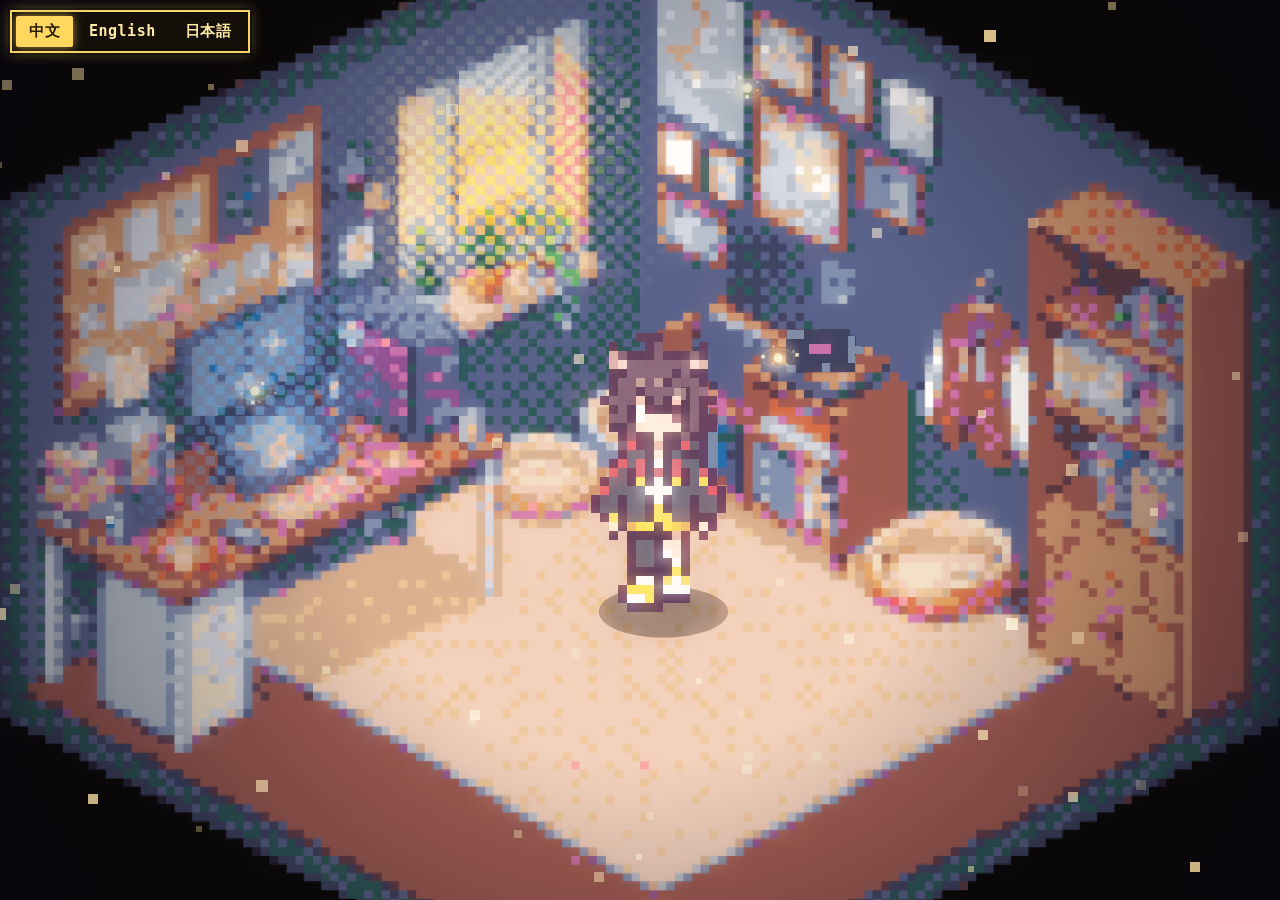
<file: ceshi/6/index.html>
<!DOCTYPE html>
<html lang="zh-CN">
<head>
  <meta charset="UTF-8" />
  <meta name="viewport" content="width=device-width, initial-scale=1.0, viewport-fit=cover" />
  <title>叶荼的个人网站</title>
  <link rel="icon" type="image/svg+xml" href="/favicon.svg" />

  <style>
    * {
      box-sizing: border-box;
    }

    html,
    body {
      margin: 0;
      width: 100%;
      height: 100%;
      overflow: hidden;
      background: #171b20;
      font-family: -apple-system, BlinkMacSystemFont, "Segoe UI",
        "Microsoft YaHei", sans-serif;
    }

    #game-container {
      position: fixed;
      inset: 0;
      overflow: hidden;
    }

    #gameCanvas {
      /* ===== 【第X轮新增】画布固定铺满窗口，超出窗口的背景直接裁掉 ===== */
      position: fixed;
      inset: 0;
      /* ===== 【第X轮新增】结束 ===== */
      display: block;
      width: 100%;
      height: 100%;
      background: #101419;
      image-rendering: pixelated;
      cursor: crosshair;
      touch-action: none;
    }

    #status {
      position: absolute;
      left: 12px;
      top: 12px;
      z-index: 20;
      max-width: min(620px, calc(100vw - 24px));
      padding: 9px 12px;
      border: 1px solid #405265;
      border-radius: 6px;
      background: rgba(12, 19, 27, 0.9);
      color: #d8e7f3;
      font-size: 12px;
      line-height: 1.6;
      white-space: pre-wrap;
      pointer-events: none;
    }

    #status[data-error="true"] {
      color: #ffd6d6;
      border-color: #e06b6b;
    }

    #debug-panel {
      position: absolute;
      left: 12px;
      bottom: 48px;
      padding: 10px 12px;
      border-radius: 6px;
      background: rgba(0, 0, 0, 0.85);
      color: #76efa9;
      font: 12px/1.7 monospace;
      white-space: pre-wrap;
      pointer-events: none;
      z-index: 10;
    }

    #hint {
      position: absolute;
      bottom: 12px;
      left: 12px;
      right: 12px;
      color: #d6e2ee;
      font-size: 12px;
      line-height: 1.6;
      text-shadow: 0 1px 3px #000;
      pointer-events: none;
    }

    #ui-modal {
      position: absolute;
      inset: 0;
      z-index: 100;
      display: flex;
      justify-content: center;
      align-items: center;
      padding: 20px;
      background: rgba(0, 0, 0, 0.65);
    }

    /* 使用 hidden 控制弹窗，不依赖 className 或透明度 */
    [hidden] {
      display: none !important;
    }

    #modal-content {
      width: min(480px, 100%);
      max-height: 85vh;
      overflow: auto;
      padding: 24px;
      background: #fff;
      border-radius: 12px;
      box-shadow: 0 20px 60px rgba(0, 0, 0, 0.45);
    }

    #modal-header {
      display: flex;
      align-items: center;
      justify-content: space-between;
      gap: 16px;
      margin-bottom: 16px;
      padding-bottom: 12px;
      border-bottom: 1px solid #e5e7eb;
    }

    #modal-title {
      margin: 0;
      color: #1f2937;
      font-size: 20px;
    }

    #modal-close {
      border: 0;
      background: transparent;
      color: #667085;
      cursor: pointer;
      font-size: 28px;
      line-height: 1;
    }

    #modal-body {
      color: #4b5563;
      font-size: 15px;
      line-height: 1.8;
    }

    /* ===== 【第X轮新增】右上角背景与视角调整面板 ===== */
    #uiPanel {
      position: fixed;
      top: 14px;
      right: 14px;
      width: min(320px, calc(100vw - 28px));
      background: rgba(16, 22, 26, 0.88);
      backdrop-filter: blur(8px);
      -webkit-backdrop-filter: blur(8px);
      border: 1px solid rgba(255, 255, 255, 0.15);
      border-radius: 8px;
      padding: 14px 16px;
      color: #e0e6ed;
      font-size: 12px;
      box-shadow: 0 8px 32px rgba(0, 0, 0, 0.45);
      z-index: 30;
      display: flex;
      flex-direction: column;
      gap: 10px;
    }

    #uiPanel .ui-title {
      font-weight: 600;
      font-size: 13px;
      color: #2ecc71;
      display: flex;
      justify-content: space-between;
      align-items: center;
      gap: 8px;
      border-bottom: 1px solid rgba(255, 255, 255, 0.1);
      padding-bottom: 6px;
    }

    #uiPanel .ui-shortcut {
      font-size: 10px;
      color: #94a3b8;
      font-weight: normal;
      white-space: nowrap;
    }

    #uiPanel .ui-row {
      display: flex;
      align-items: center;
      justify-content: space-between;
      gap: 8px;
    }

    #uiPanel .ui-label {
      color: #a0aec0;
      white-space: nowrap;
    }

    #uiPanel .ui-input-group {
      display: flex;
      align-items: center;
      gap: 6px;
      width: 100%;
      min-width: 0;
    }

    #uiPanel input[type="range"] {
      flex: 1;
      min-width: 0;
      accent-color: #2ecc71;
      cursor: pointer;
      height: 4px;
    }

    #uiPanel input[type="number"] {
      width: 64px;
      background: rgba(0, 0, 0, 0.4);
      border: 1px solid rgba(255, 255, 255, 0.2);
      border-radius: 4px;
      color: #2ecc71;
      padding: 3px 6px;
      font-family: monospace;
      font-size: 12px;
      text-align: center;
    }

    #uiPanel input[type="number"]:focus {
      outline: none;
      border-color: #2ecc71;
    }

    #uiPanel .ui-btn-grid {
      display: grid;
      grid-template-columns: repeat(2, 1fr);
      gap: 6px;
    }

    #uiPanel .ui-btn {
      background: rgba(255, 255, 255, 0.08);
      border: 1px solid rgba(255, 255, 255, 0.15);
      border-radius: 4px;
      color: #d1d5db;
      padding: 5px 8px;
      font-size: 11px;
      cursor: pointer;
    }

    #uiPanel .ui-btn:hover {
      background: rgba(46, 204, 113, 0.25);
      border-color: #2ecc71;
      color: #ffffff;
    }

    #uiPanel .ui-info-list {
      background: rgba(0, 0, 0, 0.3);
      border-radius: 4px;
      padding: 8px;
      display: flex;
      flex-direction: column;
      gap: 4px;
      font-family: monospace;
      font-size: 11px;
      color: #cbd5e1;
      border: 1px solid rgba(255, 255, 255, 0.05);
    }

    #uiPanel .ui-info-item {
      display: flex;
      justify-content: space-between;
      gap: 8px;
    }

    #uiPanel .ui-info-item > span:last-child {
      text-align: right;
    }

    #uiPanel .ui-copy-box {
      background: rgba(0, 0, 0, 0.5);
      border: 1px dashed rgba(46, 204, 113, 0.4);
      border-radius: 4px;
      padding: 6px 8px;
      font-family: monospace;
      font-size: 11px;
      color: #a3e635;
      word-break: break-all;
      user-select: text;
      -webkit-user-select: text;
      display: flex;
      align-items: center;
      justify-content: space-between;
      gap: 6px;
    }

    #uiPanel .ui-copy-btn {
      background: #2ecc71;
      color: #000;
      border: none;
      border-radius: 3px;
      padding: 2px 6px;
      font-size: 10px;
      font-weight: bold;
      cursor: pointer;
      white-space: nowrap;
    }

    #uiPanel .ui-copy-btn:hover {
      background: #27ae60;
    }
    /* ===== 【第X轮新增】结束 ===== */

    /* ===== 【第3轮新增】内置最简交互样式；ui.css 缺失时仍可悬停、打开弹窗和跳转 ===== */
    #interaction-hover {
      position: fixed;
      z-index: 50;
      max-width: min(280px, calc(100vw - 16px));
      padding: 6px 10px;
      border: 1px solid #9db5c9;
      border-radius: 6px;
      background: #182430;
      color: #fff;
      font-size: 13px;
      line-height: 1.5;
      overflow-wrap: anywhere;
      pointer-events: none;
    }

    #gameCanvas.interaction-hovering {
      cursor: none !important;
    }

    #interaction-cursor {
      position: fixed;
      z-index: 51;
      width: 23px;
      height: 18px;
      border: 2px solid #263544;
      border-radius: 6px;
      background: #fff;
      color: #263544;
      pointer-events: none;
    }

    #interaction-cursor::before {
      content: "";
      position: absolute;
      left: 3px;
      bottom: -5px;
      width: 6px;
      height: 6px;
      border-left: 2px solid #263544;
      border-bottom: 2px solid #263544;
      background: #fff;
      transform: skewY(-30deg);
    }

    #interaction-cursor::after {
      content: "···";
      position: absolute;
      inset: -6px 0 0;
      text-align: center;
      font: bold 18px/18px sans-serif;
    }

    #ui-modal {
      backdrop-filter: blur(3px);
      -webkit-backdrop-filter: blur(3px);
    }

    #modal-content {
      animation: interaction-modal-in 0.2s ease-out both;
    }

    #modal-body .interaction-text {
      margin: 0 0 16px;
      white-space: pre-wrap;
      overflow-wrap: anywhere;
    }

    #modal-body .interaction-image {
      display: block;
      max-width: 100%;
      max-height: 40vh;
      margin: 0 auto 16px;
      object-fit: contain;
      image-rendering: pixelated;
    }

    #modal-body .interaction-options {
      display: flex;
      flex-direction: column;
      gap: 10px;
    }

    #modal-body .interaction-option {
      display: flex;
      align-items: center;
      justify-content: space-between;
      gap: 12px;
      width: 100%;
      padding: 11px 14px;
      border: 1px solid #9aa7b5;
      border-radius: 6px;
      background: #eef2f6;
      color: #253446;
      font: inherit;
      text-align: left;
      overflow-wrap: anywhere;
      cursor: pointer;
    }

    #modal-body .interaction-option:disabled {
      background: #e5e7eb;
      color: #828892;
      cursor: not-allowed;
    }

    #modal-body .interaction-option-note {
      flex-shrink: 0;
      font-size: 12px;
    }

    #modal-body .interaction-feedback {
      margin: 14px 0 0;
      color: #a53d32;
      font-size: 13px;
    }

    #interaction-transition {
      position: fixed;
      inset: 0;
      z-index: 1000;
      background: #000;
      opacity: 0;
      pointer-events: none;
      transition: opacity 0.4s ease;
    }

    #interaction-transition.is-active {
      opacity: 1;
      pointer-events: auto;
    }

    @keyframes interaction-modal-in {
      from {
        opacity: 0;
        transform: scale(0.96);
      }
      to {
        opacity: 1;
        transform: scale(1);
      }
    }
    /* ===== 【第3轮新增】结束 ===== */

    /* ===== 【第4轮新增】现有右上角面板的特效折叠区；独立定位，不挤动原有控件 ===== */
    #fx-controls {
      position: absolute;
      top: 0;
      right: calc(100% + 12px);
      width: 270px;
      max-height: calc(100vh - 28px);
      overflow: auto;
      padding: 10px 12px;
      border: 1px solid rgba(255, 255, 255, 0.15);
      border-radius: 8px;
      background: rgba(16, 22, 26, 0.94);
      color: #e0e6ed;
      font-size: 12px;
      line-height: 1.6;
      pointer-events: auto;
    }

    #fx-controls summary {
      color: #f4d49c;
      cursor: pointer;
      font-weight: 600;
    }

    #fx-controls .fx-help {
      margin: 8px 0;
      color: #aab8c6;
      font-size: 11px;
    }

    #fx-controls fieldset {
      min-width: 0;
      margin: 10px 0 0;
      padding: 6px 8px 9px;
      border: 1px solid #40505b;
      border-radius: 4px;
    }

    #fx-controls legend {
      color: #f4d49c;
      font-size: 11px;
    }

    #fx-controls label {
      display: block;
      font-size: 11px;
    }

    #fx-controls .fx-value-row {
      display: flex;
      align-items: center;
      gap: 8px;
      margin-bottom: 5px;
    }

    #fx-controls output {
      min-width: 46px;
      color: #a3e635;
      text-align: right;
      font-family: monospace;
      user-select: text;
    }

    #fx-controls input[type="checkbox"] {
      accent-color: #2ecc71;
      vertical-align: middle;
    }

    @media (max-width: 650px) {
      #fx-controls {
        top: calc(100% + 10px);
        right: 0;
        width: 100%;
        max-height: 30vh;
      }
    }
    /* ===== 【第4轮新增】结束 ===== */
    /* ===== 【响应式】手机 / 平板适配：断点按内容实际需要取 900px / 触屏 ===== */
    /* 1) 触屏设备：没有鼠标悬停，隐藏名称气泡和自定义指针，避免点按后留下残影 */
    @media (hover: none), (pointer: coarse) {
      #interaction-hover,
      #interaction-cursor {
        display: none !important;
      }
    }

    /* 2) 手机：用 100dvh 跟随浏览器可视高度，地址栏收起/展开时画布不跳动 */
    @media (max-width: 900px) {
      html,
      body {
        height: 100%;
        overscroll-behavior: none;
      }

      #game-container {
        height: 100%;
        height: 100dvh;
      }

      /* 歌单遮罩在窄屏上收小，四周留出点击关闭的空白 */
      #music-stage {
        width: min(84vw, 380px);
        height: min(84vw, 380px);
      }

      .music-note {
        font-size: 20px;
      }
    }

    canvas {
      -webkit-tap-highlight-color: transparent;
    }

    /* ===== 【新增】交互点名字标签 ===== */
    #zone-labels {
      position: fixed;
      inset: 0;
      z-index: 30;
      pointer-events: none;
    }

    .zone-label {
      position: absolute;
      transform: translate(-50%, -100%);
      padding: 3px 9px 4px;
      border: 2px solid #9db5c9;
      background: rgba(14, 20, 26, 0.82);
      color: #f2f7fb;
      font-size: 12px;
      font-weight: 600;
      line-height: 1.25;
      letter-spacing: 1px;
      white-space: nowrap;
      box-shadow: 2px 2px 0 rgba(0, 0, 0, 0.45);
      text-shadow: 0 1px 0 rgba(0, 0, 0, 0.6);
      will-change: left, top;
    }

    .zone-label::after {
      content: "";
      position: absolute;
      left: 50%;
      bottom: -7px;
      width: 6px;
      height: 6px;
      margin-left: -4px;
      border-right: 2px solid #9db5c9;
      border-bottom: 2px solid #9db5c9;
      background: rgba(14, 20, 26, 0.82);
      transform: rotate(45deg);
    }

    @media (max-width: 900px) {
      .zone-label {
        font-size: 11px;
        padding: 2px 7px 3px;
      }
    }

    /* ===== 【新增】竖屏首页的“滑动屏幕”提示：半透明手势图标，左右摇晃，角色一走动就渐隐 ===== */
    #swipe-hint {
      position: fixed;
      left: 50%;
      bottom: 8vh;
      width: 108px;
      margin-left: -54px;
      z-index: 55;
      pointer-events: none;
      opacity: 0;
      transition: opacity 0.28s ease;
    }

    #swipe-hint.is-on {
      opacity: 0.62;
    }

    /* 摇晃原点取用户标注的红点：图标偏右下（79% / 84%） */
    #swipe-hint img {
      display: block;
      width: 100%;
      height: auto;
      transform-origin: 79% 84%;
      animation: swipe-sway 2.2s ease-in-out infinite;
      filter:
        drop-shadow(0 2px 3px rgba(20, 12, 6, 0.55))
        drop-shadow(0 0 10px rgba(20, 12, 6, 0.32));
      user-select: none;
      -webkit-user-drag: none;
    }

    @keyframes swipe-sway {
      0%,
      100% {
        transform: rotate(-11deg);
      }
      50% {
        transform: rotate(11deg);
      }
    }

    @media (max-width: 420px) {
      #swipe-hint {
        width: 96px;
        margin-left: -48px;
      }
    }

    @media (prefers-reduced-motion: reduce) {
      #swipe-hint img {
        animation: none;
        transform: rotate(-8deg);
      }
    }
  </style>
  <!-- ===== 【第3轮新增】外部交互样式放在内置样式之后；缺失时自动保留内置样式 ===== -->
  <link rel="stylesheet" href="ui.css" />
  <!-- ===== 【第3轮新增】结束 ===== -->
</head>

<body>
  <div id="game-container">
    <canvas id="gameCanvas"></canvas>

    <!-- 标准 HTML，不使用 JSX 注释或 className -->

    <!-- ===== 【第3轮新增】悬浮名称、纯 CSS 气泡指针；不改变原有面板结构 ===== -->
    <div id="interaction-hover" role="tooltip" hidden="true"></div>
    <div id="interaction-cursor" aria-hidden="true" hidden="true"></div>
    <!-- ===== 【第3轮新增】结束 ===== -->

    <!-- ===== 【新增】可交互区域的名字标签：一直显示在对应位置上方 ===== -->
    <div id="zone-labels" aria-hidden="true"></div>
    <!-- ===== 【新增】结束 ===== -->

    <!-- ===== 【新增】竖屏首页的“滑动屏幕”提示：角色第一次走动后渐隐消失 ===== -->
    <div id="swipe-hint" aria-hidden="true">
      <img src="swipe-hint.png" alt="" draggable="false" />
    </div>
    <!-- ===== 【新增】结束 ===== -->

    <!-- ===== 【第5轮新增】歌单黑胶唱片遮罩：点歌单出现，点唱片去音乐网站，点空白关闭 ===== -->
    <div id="music-overlay" hidden="true">
      <div id="music-stage">
        <img id="music-vinyl" src="UI/LIUSHENGJI.png" alt="黑胶唱片" draggable="false" />
        <div id="music-notes" aria-hidden="true"></div>
      </div>
    </div>
    <!-- ===== 【第5轮新增】结束 ===== -->

    <!-- ===== 【第6轮新增】开场黑屏遮罩：点开页面黑屏、两声敲门后从中间向两边渐隐 ===== -->
    <div id="intro-overlay" aria-hidden="true">
      <div class="intro-half intro-left"></div>
      <div class="intro-half intro-right"></div>
    </div>
    <!-- ===== 【第6轮新增】结束 ===== -->
  </div>

  <!-- ===== 多语言切换：中文 / English / 日本語。用的是现成翻译插件 translate.js，配置在 i18n.js 里 ===== -->
  <script src="i18n.js" data-lang-bar="on" data-lang-pos="tl" data-lang-z="70"></script>

  <!-- ===== 【第3轮新增】本地普通脚本加载交互内容；文件缺失时由内联逻辑提供默认内容 ===== -->
  <script src="interactions.js"></script>
  <!-- ===== 【第3轮新增】结束 ===== -->
  <script>
  (() => {
    "use strict";

    // =========================================================
    // 1. 配置
    // =========================================================

    const CONFIG = {
      BACKGROUND_SRC: "background.png",
      CHARACTER_SRC: "character.png",
      MAP_SRC: "map-data.js",

      // ===== 【第X轮修改】原来是 BG_HEIGHT_RATIO: 0.60，按窗口高度自动适配；现在只在启动时确定固定倍数 =====
      // null：图片尺寸确定后，按启动窗口计算一次铺满倍数，四舍五入到两位。
      // 也可直接填固定数字，例如 0.85；手动配置建议范围 0.20～3.00。
      // 已保存的浏览器设置优先；“恢复默认”使用本次启动确定的这个默认值。
      // ===== 【第X轮修改】本次原来为 null；现固定默认倍数为0.72，不再根据窗口计算默认值；上面的旧注释仅保留记录 =====
      BG_SCALE: 0.72,
      // ===== 【第X轮修改】结束 =====
      // ===== 【第X轮修改】结束 =====

      // ===== 【第X轮新增】背景调整、镜头跟随与保存参数 =====
      // 背景外露区域的纯色底色，可填写任意有效 CSS 颜色，建议深色。
      BG_COLOR: "#000000",

      // 滑动条、数字框及背景大小快捷键的调整范围，建议保持 0.20～3.00。
      BG_SCALE_MIN: 0.20,
      BG_SCALE_MAX: 3.00,

      // 背景缩放控件步长，建议 0.01；背景倍数显示和保存保留两位小数。
      BG_SCALE_STEP: 0.01,

      // [ 和 ] 每次调整的背景缩放倍数，建议 0.01～0.10。
      BG_SCALE_KEY_STEP: 0.05,

      // 背景缩放倍数的本地存储名称；建议固定不变，避免丢失已保存设置。
      // ===== 【第X轮修改】本次原来为 "rpg_map_bg_scale"；更换存储键以避免旧比例覆盖新默认值，之后继续保存面板调整 =====
      STORAGE_KEY_BG_SCALE: "rpg_map_bg_scale_defaults_072_02408",
      // ===== 【第X轮修改】结束 =====

      // 镜头每个轴的最大偏移，单位为背景原始像素；建议 0～60。
      // 最终屏幕偏移 = 此数值 × 背景缩放倍数，再取整。
      // ===== 【第X轮修改】本次原来为35；按要求增加到45个背景原始像素 =====
      MAX_CAMERA_OFFSET: 45,
      // ===== 【第X轮修改】结束 =====

      // 60帧参考速度下的 lerp 系数，建议 0.03～0.15，越小越柔和。
      CAMERA_LERP: 0.08,

      // 缓动参考帧率，建议保持 60，用于减少不同刷新率造成的缓动差异。
      CAMERA_REFERENCE_FPS: 60,

      // 固定单帧尺寸，单位为精灵图像素；当前8行×4列图集保持16×32。
      SPRITE_FRAME_WIDTH: 16,
      SPRITE_FRAME_HEIGHT: 32,

      // 复制成功或失败提示的显示时长，单位毫秒，建议 1000～3000。
      COPY_FEEDBACK_DURATION: 1500,
      // ===== 【第X轮新增】结束 =====

      // 只有背景加载失败时才使用下面的尺寸
      FALLBACK_BG_WIDTH: 1920,
      FALLBACK_BG_HEIGHT: 1080,

      // ===== 【第X轮修改】本次原来为0.2808；现固定默认角色高度比例为0.2408 =====
      CHAR_HEIGHT_RATIO: 0.2408,
      // ===== 【第X轮修改】结束 =====

      // ===== 【第X轮新增】本次角色速度和鼠标跟随双阈值参数 =====
      // 将原移动算法计算出的速度乘以此值；建议0.30～1.00，0.70表示原速度的70%。
      // 同时作用于鼠标跟随和点击交互时的行走，不改变动画方向与图集规则。
      MOVE_SPEED_MULTIPLIER: 0.21,

      // 静止时，距鼠标跟随点超过此距离才起步；单位为背景原始像素，建议15～40。
      FOLLOW_START_DISTANCE: 25,

      // 行走时，进入此距离即停止；单位为背景原始像素，建议4～12，必须小于起步距离。
      // 只用于鼠标跟随，不影响点击交互时精确走到stand。
      FOLLOW_STOP_DISTANCE: 8,
      // ===== 【第X轮新增】结束 =====

      MIN_SPEED_HEIGHT_RATIO: 1.5,
      MAX_SPEED_HEIGHT_RATIO: 6.0,
      CATCHUP_FACTOR: 6,

      ANIM_MIN_FPS: 8,
      ANIM_MAX_FPS: 16,

      PERSPECTIVE_MIN_SCALE: 0.85,
      PERSPECTIVE_MAX_SCALE: 1.10,

      // 外部图片默认：4列动画 × 4行方向
      // 4行顺序：下、左、右、上
      //
      // 如果使用8方向图集，改为8。
      // 8行顺序：下、左下、左、左上、上、右上、右、右下
      // ===== 【第X轮修改】原来 SPRITE_ROWS 为4；本轮固定8方向，上面的原注释保留但不再使用4行规则 =====
      SPRITE_ROWS: 8,
      // ===== 【第X轮修改】结束 =====
      SPRITE_COLUMNS: 4,

      // 单帧尺寸由整张图片宽高和行列数计算。
      // 已知的64×256原始降级图会自动识别为8行。
      // ===== 【第X轮新增】上述原注释保留；本轮改为严格使用64×256图集及16×32单帧，不再自动推算 =====
      // ===== 【第X轮新增】结束 =====

      // ===== 【第X轮修改】本次原来为 "rpg_map_char_ratio"；更换存储键以避免旧角色比例覆盖新默认值 =====
      STORAGE_KEY: "rpg_map_char_ratio_defaults_072_02408",
      // ===== 【第X轮修改】结束 =====

      RESOURCE_TIMEOUT: 5000,

      // ===== 【第4轮新增】视觉特效配置；所有 ENABLED 均为 true 开启、false 关闭 =====
      FX: {
        // 总开关；关闭后不执行任何特效绘制，恢复原来的场景渲染。
        ENABLED: true,

        // 方形粒子的屏幕像素网格；位置和尺寸均对齐此网格，建议 2～4。
        PIXEL_GRID: 2,

        // 包含鼠标拖尾、点击、环境光点和脚下尘土在内的总数量上限。
        MAX_PARTICLES: 180,

        // 泛光：STRENGTH 为亮度 0～0.6；RADIUS 为扩散倍率 0.5～4。
        // 使用缩小的场景副本、multiply 压暗暗部、screen 叠加，不读取图片像素。
        BLOOM: { ENABLED: true, STRENGTH: 0.6, RADIUS: 4 },

        // 鼠标拖尾：STRENGTH 为数量及亮度倍率 0～2；SIZE 为方块基础屏幕尺寸。
        TRAIL: { ENABLED: true, STRENGTH: 0.75, SIZE: 4 },

        // 点击爆发：STRENGTH 为数量及亮度倍率 0～2；SIZE 为方块基础屏幕尺寸。
        // COUNT 为一圈基础数量；SPEED 为屏幕像素/秒。
        CLICK: { ENABLED: true, STRENGTH: 1, SIZE: 4, COUNT: 24, SPEED: 65 },

        // 环境光点：STRENGTH 为亮度 0～1；COUNT 为基础数量；SIZE 为屏幕像素。
        // SPEED 为漂浮速度倍率 0～2；PARALLAX 为近景额外镜头视差倍率 0～2。
        AMBIENT: { ENABLED: true, STRENGTH: 1, COUNT: 80, SIZE: 8, SPEED: 1.5, PARALLAX: 0.8 },

        // 暖色：STRENGTH 为透明度 0～0.2；默认仅轻微染暖。
        WARMTH: { ENABLED: true, STRENGTH: 0.04, COLOR: "#ffb86b" },

        // 暗角：STRENGTH 为边缘暗度 0～0.8；SIZE 为中央清晰范围比例 0.1～0.8。
        // SIZE 越大，中央不受暗角影响的范围越大。
        VIGNETTE: { ENABLED: true, STRENGTH: 0.8, SIZE: 0.4 },

        // 鼠标灯光：STRENGTH 为亮度 0～0.8；RADIUS 为屏幕像素半径 40～400。
        LIGHT: { ENABLED: true, STRENGTH: 0.24, RADIUS: 150 },

        // 脚下尘土：STRENGTH 为数量及透明度倍率 0～2；SIZE 为屏幕像素。
        // RATE 为行走时每秒基础发射数量；停止或弹窗打开后不再产生新尘土。
        DUST: { ENABLED: true, STRENGTH: 1.4, SIZE: 10, RATE: 9 },

        // 自动降质：每秒统计实际帧率，连续低于 FPS 达 SECONDS 秒后降低一级。
        // 只降低粒子数量、泛光采样精度与层数，不改变背景、人物、碰撞或移动。
        AUTO_QUALITY: { ENABLED: true, FPS: 40, SECONDS: 3, MIN_SCALE: 0.35 },

        // 跟随系统“减少动态效果”；FACTOR 为保留的粒子比例，建议 0.1～0.4。
        REDUCED_MOTION: { ENABLED: true, FACTOR: 0.25 }
      },
      // ===== 【第4轮新增】结束 =====

      // 碰撞检查时将单帧位移细分，减少大步长跨过凹边界的问题
      COLLISION_STEP: 2
    };

    // =========================================================
    // 【区域跳转网址配置】以后想换网址，直接改下面的 ZONE_LINKS 即可
    // =========================================================
    // 每个区域一行，等号右边填网址，有两种写法：
    //   · 相对路径：相对于本 index.html 所在文件夹，例如 "pages/pc.html"
    //   · 完整网址：例如 "https://example.com"
    // PC / art_1 / boot_1：人物走到对应区域后跳转到的网页。
    // wyy_1：音乐网址，点击黑胶唱片后在【新标签页】打开。
    // 下面目前都是占位网址，请替换成你自己的地址。
    const ZONE_LINKS = {
      PC: "../../pages/PC/index.html",                      // 电脑桌 → 跳转网址
      art_1: "../../pages/portfolio/4/QBwID-I/index.html",  // 作品集 → 跳转网址
      boot_1: "../../pages/备忘/1/index.html",              // 备忘板 → 跳转网址
      wyy_1: "https://www.youtube.com/watch?v=3gkSzjp-aoY"  // 歌单音乐网址（新标签打开）
    };
    // =========================================================

    // ===== 【第6轮新增】开场：黑色遮罩从中间向两边渐隐 =====
    function runIntro() {
      const overlay = introOverlay;
      if (!overlay) return;

      overlay.classList.remove("is-hidden", "is-revealing");

      // 黑幕从中间向左右两侧滑开并淡出。
      setTimeout(() => {
        overlay.classList.add("is-revealing");
      }, 250);

      // 动画结束后彻底移除遮罩。
      setTimeout(() => {
        overlay.classList.add("is-hidden");
      }, 900);
    }
    // ===== 【第6轮新增】结束 =====

    const DETAILS = {
      PC: "这里是电脑桌，用于日常编码、软件开发以及技术研究。",
      art_1: "这里是个人设计与开发作品集展示。",
      wyy_1: "这里是音乐播放歌单。"
    };

    // =========================================================
    // 2. DOM 和启动诊断
    // =========================================================

    const canvas = document.getElementById("gameCanvas");

    // ===== 【第3轮新增】交互专用元素及状态；歌单遮罩元素也在此取得 =====
    const interactionHover = document.getElementById("interaction-hover");
    const interactionCursor = document.getElementById("interaction-cursor");
    const musicOverlay = document.getElementById("music-overlay");
    const musicVinyl = document.getElementById("music-vinyl");
    const musicNotes = document.getElementById("music-notes");
    const introOverlay = document.getElementById("intro-overlay");
    const interactionState = {
      pointerInside: false,
      jumping: false
    };
    // ===== 【第3轮新增】结束 =====

    document.documentElement.style.backgroundColor = CONFIG.BG_COLOR;
    document.body.style.backgroundColor = CONFIG.BG_COLOR;
    canvas.style.backgroundColor = CONFIG.BG_COLOR;

    function reportError(error) {
      console.error(error);
    }

    window.addEventListener("error", event => {
      // 普通资源加载失败由加载器单独处理
      if (event.error) reportError(event.error);
    });

    window.addEventListener("unhandledrejection", event => {
      reportError(event.reason);
    });

    const ctx = canvas.getContext("2d");

    if (!ctx) {
      reportError(new Error("当前浏览器无法创建 Canvas 2D 上下文。"));
      return;
    }

    const clamp = (value, min, max) =>
      Math.max(min, Math.min(max, value));

    const finite = value => Number.isFinite(value);

    // =========================================================
    // 3. 资源加载：失败或超时都有回退
    // =========================================================

    function loadImage(src) {
      return new Promise(resolve => {
        const image = new Image();
        let settled = false;
        let timer;

        function finish(result) {
          if (settled) return;
          settled = true;
          clearTimeout(timer);
          image.onload = null;
          image.onerror = null;
          resolve(result);
        }

        image.onload = () => {
          finish(
            image.naturalWidth > 0 && image.naturalHeight > 0
              ? image
              : null
          );
        };

        image.onerror = () => finish(null);

        timer = setTimeout(
          () => finish(null),
          CONFIG.RESOURCE_TIMEOUT
        );

        image.src = src;
      });
    }

    function readMapData() {
      if (window.MAP_DATA) return window.MAP_DATA;

      // 兼容普通脚本中使用 const MAP_DATA = ... 的写法。
      // 推荐 map-data.js 明确使用 window.MAP_DATA = ...
      try {
        if (typeof MAP_DATA !== "undefined") return MAP_DATA;
      } catch (_) {}

      return null;
    }

    function loadMapData() {
      const existing = readMapData();
      if (existing) return Promise.resolve(existing);

      return new Promise(resolve => {
        const script = document.createElement("script");
        let settled = false;
        let timer;

        function finish(data) {
          if (settled) return;
          settled = true;
          clearTimeout(timer);
          script.onload = null;
          script.onerror = null;
          resolve(data);
        }

        script.onload = () => finish(readMapData());
        script.onerror = () => finish(null);

        timer = setTimeout(
          () => finish(null),
          CONFIG.RESOURCE_TIMEOUT
        );

        script.src = CONFIG.MAP_SRC;
        document.head.appendChild(script);
      });
    }

    // =========================================================
    // 4. 地图数据校验和几何运算
    // =========================================================

    function normalizePoint(point) {
      if (!point) return null;

      const x = Number(Array.isArray(point) ? point[0] : point.x);
      const y = Number(Array.isArray(point) ? point[1] : point.y);

      return finite(x) && finite(y) ? { x, y } : null;
    }

    function normalizePolygon(points) {
      if (!Array.isArray(points)) return null;

      const result = [];

      for (const item of points) {
        const point = normalizePoint(item);
        if (!point) return null;
        result.push([point.x, point.y]);
      }

      if (result.length < 3) return null;

      let twiceArea = 0;

      for (let i = 0; i < result.length; i++) {
        const a = result[i];
        const b = result[(i + 1) % result.length];
        twiceArea += a[0] * b[1] - b[0] * a[1];
      }

      return Math.abs(twiceArea) > 0.000001 ? result : null;
    }

    function normalizeMap(data) {
      if (!data || !data.movableArea) return null;

      const points = normalizePolygon(data.movableArea.points);
      if (!points) return null;

      const zones = [];

      for (const zone of (
        Array.isArray(data.interactiveZones)
          ? data.interactiveZones
          : []
      )) {
        if (!zone) continue;

        const zonePoints = normalizePolygon(zone.points);
        if (!zonePoints) continue;

        // ===== 【第3轮新增】从原始区域补读 ui、tip；原地图转换器未保留这两个字段，不修改 map-data.js =====
        const rawZones = Array.isArray(data.rawZones)
          ? data.rawZones
          : (Array.isArray(window.GAME_ZONES) ? window.GAME_ZONES : []);
        const rawZone = rawZones.find(item =>
          item && item.id === zone.id
        ) || zone;
        // ===== 【第3轮新增】结束 =====

        zones.push({
          id: zone.id || "",
          // ===== 【第3轮修改】原来为 zone.name || zone.id || "交互区域"；改为名称缺失时优先使用 tip =====
          name: zone.name || rawZone.name || zone.tip || rawZone.tip || "交互区域",
          // ===== 【第3轮修改】结束 =====
          // ===== 【第3轮新增】保留点击触发类型、提示和主题；只允许明确标为 click 的区域交互 =====
          trigger: zone.trigger || rawZone.trigger || "",
          tip: zone.tip || rawZone.tip || "",
          ui: zone.ui || rawZone.ui || "",
          // ===== 【第3轮新增】结束 =====
          points: zonePoints,
          stand: normalizePoint(zone.stand)
        });
      }

      return {
        movableArea: {
          id: data.movableArea.id || "movable",
          name: data.movableArea.name || "可活动区域",
          points,
          stand: normalizePoint(data.movableArea.stand)
        },
        interactiveZones: zones
      };
    }

    // 边界上的点也视为合法，避免站立点正好位于边缘时无法到达
    function pointOnSegment(x, y, a, b) {
      const dx = b[0] - a[0];
      const dy = b[1] - a[1];
      const length = Math.hypot(dx, dy);
      const epsilon = 0.00001;

      if (length < epsilon) {
        return Math.hypot(x - a[0], y - a[1]) <= epsilon;
      }

      const cross = (x - a[0]) * dy - (y - a[1]) * dx;
      if (Math.abs(cross) > epsilon * length) return false;

      const dot = (x - a[0]) * dx + (y - a[1]) * dy;

      return dot >= -epsilon &&
        dot <= length * length + epsilon;
    }

    function isPointInPolygon(x, y, points) {
      if (!points || points.length < 3) return false;

      let inside = false;

      for (
        let i = 0, j = points.length - 1;
        i < points.length;
        j = i++
      ) {
        const a = points[j];
        const b = points[i];

        if (pointOnSegment(x, y, a, b)) return true;

        if (
          (a[1] > y) !== (b[1] > y) &&
          x < (b[0] - a[0]) * (y - a[1]) /
            (b[1] - a[1]) + a[0]
        ) {
          inside = !inside;
        }
      }

      return inside;
    }

    function getBounds(points) {
      let minX = Infinity;
      let minY = Infinity;
      let maxX = -Infinity;
      let maxY = -Infinity;

      for (const [x, y] of points) {
        minX = Math.min(minX, x);
        minY = Math.min(minY, y);
        maxX = Math.max(maxX, x);
        maxY = Math.max(maxY, y);
      }

      return { minX, minY, maxX, maxY };
    }

    // 找一个多边形内部出生点，避免使用可能在凹多边形外的顶点平均值
    function findInteriorPoint(points) {
      const levels = [...new Set(points.map(p => p[1]))]
        .sort((a, b) => a - b);

      for (let k = 0; k < levels.length - 1; k++) {
        const y = (levels[k] + levels[k + 1]) / 2;
        const intersections = [];

        for (let i = 0; i < points.length; i++) {
          const a = points[i];
          const b = points[(i + 1) % points.length];

          if ((a[1] > y) !== (b[1] > y)) {
            intersections.push(
              a[0] + (y - a[1]) *
              (b[0] - a[0]) / (b[1] - a[1])
            );
          }
        }

        intersections.sort((a, b) => a - b);

        for (let i = 0; i + 1 < intersections.length; i += 2) {
          const x = (intersections[i] + intersections[i + 1]) / 2;

          if (isPointInPolygon(x, y, points)) {
            return { x, y };
          }
        }
      }

      return { x: points[0][0], y: points[0][1] };
    }

    // 地图未提供时的明确演示数据，不覆盖有效的真实地图
    function createDemoMap(width, height) {
      function rectangle(x1, y1, x2, y2) {
        return [
          [x1 * width, y1 * height],
          [x2 * width, y1 * height],
          [x2 * width, y2 * height],
          [x1 * width, y2 * height]
        ];
      }

      return {
        movableArea: {
          id: "demo_floor",
          name: "演示可行走区域",
          points: rectangle(0.08, 0.35, 0.92, 0.95),
          stand: { x: width * 0.5, y: height * 0.76 }
        },
        interactiveZones: [
          {
            id: "PC",
            name: "电脑桌",
            points: rectangle(0.15, 0.16, 0.35, 0.40),
            stand: { x: width * 0.25, y: height * 0.51 }
          },
          {
            id: "art_1",
            name: "作品集",
            points: rectangle(0.65, 0.16, 0.85, 0.40),
            stand: { x: width * 0.75, y: height * 0.51 }
          }
        ]
      };
    }

    // =========================================================
    // 5. 像素人物：生成、移动、方向动画、透视和阴影
    // =========================================================

    function createFallbackCharacter() {
      const image = document.createElement("canvas");
      image.width = 64;
      image.height = 256;

      const g = image.getContext("2d");

      const colors = [
        "#e74c3c", "#3498db", "#2ecc71", "#f1c40f",
        "#9b59b6", "#1abc9c", "#e67e22", "#e84393"
      ];

      for (let row = 0; row < 8; row++) {
        for (let col = 0; col < 4; col++) {
          const x = col * 16;
          const y = row * 32;

          g.fillStyle = colors[row];
          g.fillRect(x + 2, y + 8, 12, 18);

          g.fillStyle = "#f39c12";
          g.fillRect(x + 3, y + 2, 10, 8);

          let eyeX = x + 5;

          if (row >= 1 && row <= 3) eyeX = x + 3;
          if (row >= 5 && row <= 7) eyeX = x + 8;

          g.fillStyle = "#fff";
          g.fillRect(eyeX, y + 4, 3, 3);

          g.fillStyle = "#000";
          g.fillRect(eyeX + 1, y + 5, 1, 1);

          const legOffset = col % 2 === 0 ? 0 : 2;

          g.fillStyle = "#2c3e50";
          g.fillRect(x + 3, y + 26, 4, 5 - legOffset);
          g.fillRect(x + 9, y + 26, 4, 3 + legOffset);
        }
      }

      return image;
    }

    function getDirectionIndex(dx, dy) {
      // atan2角度分为8个扇区，再映射到：
      // 下、左下、左、左上、上、右上、右、右下
      const sector = (
        Math.round(Math.atan2(dy, dx) / (Math.PI / 4)) + 8
      ) % 8;

      return [6, 7, 0, 1, 2, 3, 4, 5][sector];
    }

    class PixelCharacter {
      constructor() {
        // 先生成可绘制角色，不等待外部图片
        this.image = createFallbackCharacter();
        this.frameWidth = 16;
        this.frameHeight = 32;
        this.frameCount = 4;
        this.directionOrder = [0, 1, 2, 3, 4, 5, 6, 7];
        this.usingFallback = true;

        this.x = 0;
        this.y = 0;
        this.targetX = 0;
        this.targetY = 0;

        this.dirIndex = 0;
        this.animFrame = 0;
        this.animTimer = 0;

        this.heightRatio = CONFIG.CHAR_HEIGHT_RATIO;
        this.lastTarget = null;
        this.smoothedMouseSpeed = 0;
        this.actualSpeed = 0;
        this.blocked = false;

        // ===== 【第X轮新增】本次记录鼠标跟随是否已起步，区分起步和停止阈值 =====
        this.followWalking = false;
        // ===== 【第X轮新增】结束 =====

        try {
          const value = Number(localStorage.getItem(CONFIG.STORAGE_KEY));

          if (finite(value) && value >= 0.01 && value <= 0.8) {
            this.heightRatio = value;
          }
        } catch (_) {}
      }

      // ===== 【第X轮修改】原来自动推算单帧尺寸并兼容4行；现在固定8行×4列、单帧16×32及原8方向顺序 =====
      useImage(image) {
        if (!image) return false;

        const rows = CONFIG.SPRITE_ROWS;
        const columns = CONFIG.SPRITE_COLUMNS;

        if (
          rows !== 8 ||
          columns !== 4 ||
          image.naturalWidth !== columns * CONFIG.SPRITE_FRAME_WIDTH ||
          image.naturalHeight !== rows * CONFIG.SPRITE_FRAME_HEIGHT
        ) {
          return false;
        }

        this.image = image;
        this.frameWidth = CONFIG.SPRITE_FRAME_WIDTH;
        this.frameHeight = CONFIG.SPRITE_FRAME_HEIGHT;
        this.frameCount = columns;
        this.directionOrder = [0, 1, 2, 3, 4, 5, 6, 7];

        this.usingFallback = false;
        return true;
      }
      // ===== 【第X轮修改】结束 =====

      setHeightRatio(value) {
        if (!finite(value)) return;

        this.heightRatio = clamp(value, 0.01, 0.8);

        try {
          localStorage.setItem(
            CONFIG.STORAGE_KEY,
            String(this.heightRatio)
          );
        } catch (_) {}
      }

      resetTracking() {
        this.lastTarget = null;
        this.smoothedMouseSpeed = 0;
        // ===== 【第X轮新增】本次重新跟随时恢复为未起步状态 =====
        this.followWalking = false;
        // ===== 【第X轮新增】结束 =====
      }

      stop() {
        this.animFrame = 0;
        this.animTimer = 0;
        this.actualSpeed = 0;
        // ===== 【第X轮新增】本次停止后须再次超过起步距离才恢复鼠标跟随行走 =====
        this.followWalking = false;
        // ===== 【第X轮新增】结束 =====
      }

      update(dt, target, worldHeight, canWalk, measureMouseSpeed) {
        if (!(dt > 0)) return;

        this.blocked = false;
        this.targetX = target.x;
        this.targetY = target.y;

        // 原模块中的鼠标速度平滑逻辑
        if (measureMouseSpeed && this.lastTarget) {
          const rawSpeed = Math.hypot(
            target.x - this.lastTarget.x,
            target.y - this.lastTarget.y
          ) / dt;

          const smoothing = Math.min(1, dt * 10);

          this.smoothedMouseSpeed +=
            (rawSpeed - this.smoothedMouseSpeed) * smoothing;
        } else {
          this.smoothedMouseSpeed = 0;
        }

        this.lastTarget = { x: target.x, y: target.y };

        const dx = target.x - this.x;
        const dy = target.y - this.y;
        const distance = Math.hypot(dx, dy);

        // ===== 【第X轮新增】本次鼠标跟随双阈值；点击交互仍沿用原来的精确到达规则 =====
        if (measureMouseSpeed) {
          if (!this.followWalking) {
            if (distance <= CONFIG.FOLLOW_START_DISTANCE) {
              this.stop();
              return;
            }

            this.followWalking = true;
          } else if (distance <= CONFIG.FOLLOW_STOP_DISTANCE) {
            this.stop();
            return;
          }
        } else {
          this.followWalking = false;
        }
        // ===== 【第X轮新增】结束 =====

        if (distance < 0.000001) {
          this.stop();
          return;
        }

        const height = this.heightRatio * worldHeight;
        const minSpeed = height * CONFIG.MIN_SPEED_HEIGHT_RATIO;
        const maxSpeed = height * CONFIG.MAX_SPEED_HEIGHT_RATIO;

        // ===== 【第X轮修改】本次原来直接使用 Math.min(...) 的速度；现将原计算结果乘以0.70 =====
        const speed = CONFIG.MOVE_SPEED_MULTIPLIER * Math.min(
          maxSpeed,
          Math.max(
            minSpeed,
            this.smoothedMouseSpeed,
            distance * CONFIG.CATCHUP_FACTOR
          )
        );
        // ===== 【第X轮修改】结束 =====

        // ===== 【第X轮修改】本次原来为 Math.min(distance, speed * dt)；鼠标跟随最多走到停止距离，避免一帧跨过停止圈 =====
        const movement = Math.min(
          measureMouseSpeed
            ? Math.max(0, distance - CONFIG.FOLLOW_STOP_DISTANCE)
            : distance,
          speed * dt
        );
        // ===== 【第X轮修改】结束 =====

        this.dirIndex = getDirectionIndex(dx, dy);

        // 每帧移动拆成小步；每一步移动后都检查多边形。
        // 不使用原来的矩形 clamp，避免改变交互站立点。
        const steps = Math.max(
          1,
          Math.ceil(movement / CONFIG.COLLISION_STEP)
        );

        const stepX = dx / distance * movement / steps;
        const stepY = dy / distance * movement / steps;

        for (let i = 0; i < steps; i++) {
          const oldX = this.x;
          const oldY = this.y;

          this.x += stepX;
          this.y += stepY;

          if (!canWalk(this.x, this.y)) {
            this.x = oldX;
            this.y = oldY;
            this.blocked = true;
            this.stop();
            return;
          }
        }

        this.actualSpeed = movement / dt;

        // ===== 【第X轮新增】本次到达停止圈立即结束行走动画，沿用原计算精度容差 =====
        if (
          measureMouseSpeed &&
          distance - movement <= CONFIG.FOLLOW_STOP_DISTANCE + 0.000001
        ) {
          this.stop();
          return;
        }
        // ===== 【第X轮新增】结束 =====

        if (movement >= distance - 0.000001) {
          // 只有真实目标合法才精确落到目标上
          if (canWalk(target.x, target.y)) {
            this.x = target.x;
            this.y = target.y;
          }

          this.stop();
          return;
        }

        const progress = clamp(
          (speed - minSpeed) / Math.max(1, maxSpeed - minSpeed),
          0,
          1
        );

        const fps = CONFIG.ANIM_MIN_FPS +
          progress * (CONFIG.ANIM_MAX_FPS - CONFIG.ANIM_MIN_FPS);

        const frameTime = 1 / fps;

        this.animTimer += dt;

        if (this.animTimer >= frameTime) {
          this.animFrame = (
            this.animFrame + Math.floor(this.animTimer / frameTime)
          ) % this.frameCount;

          this.animTimer %= frameTime;
        }
      }

      render(context, view, worldHeight, bounds) {
        const depth = clamp(
          (this.y - bounds.minY) /
          Math.max(1, bounds.maxY - bounds.minY),
          0,
          1
        );

        const perspective = CONFIG.PERSPECTIVE_MIN_SCALE +
          depth * (
            CONFIG.PERSPECTIVE_MAX_SCALE -
            CONFIG.PERSPECTIVE_MIN_SCALE
          );

        const height =
          this.heightRatio * worldHeight * view.scale * perspective;

        const width = height * this.frameWidth / this.frameHeight;

        const footX = view.x + this.x * view.scale;
        const footY = view.y + this.y * view.scale;

        context.save();
        context.imageSmoothingEnabled = false;

        context.fillStyle = "rgba(0, 0, 0, 0.35)";
        context.beginPath();
        context.ellipse(
          footX,
          footY,
          width * 0.45,
          width * 0.18,
          0,
          0,
          Math.PI * 2
        );
        context.fill();

        const row = this.directionOrder[this.dirIndex];

        context.drawImage(
          this.image,
          this.animFrame * this.frameWidth,
          row * this.frameHeight,
          this.frameWidth,
          this.frameHeight,
          Math.round(footX - width / 2),
          Math.round(footY - height),
          Math.max(1, Math.round(width)),
          Math.max(1, Math.round(height))
        );

        context.restore();
      }
    }

    // =========================================================
    // 6. 游戏状态和坐标换算
    // =========================================================

    const hero = new PixelCharacter();

    const view = {
      width: 1,
      height: 1,
      dpr: 1,
      scale: 1,
      // ===== 【响应式】桌面端使用的固定/已保存缩放倍数；窄屏另算铺满倍数 =====
      baseScale: CONFIG.BG_SCALE,
      compact: false,
      // ===== 【响应式】结束 =====
      x: 0,
      y: 0
    };

    const state = {
      ready: false,
      map: null,
      bounds: null,

      background: null,
      worldWidth: CONFIG.FALLBACK_BG_WIDTH,
      worldHeight: CONFIG.FALLBACK_BG_HEIGHT,

      demo: false,
      // ===== 【第X轮修改】原来 debug 为 false；本轮默认关闭调整面板和调试信息 =====
      debug: false,
      // ===== 【第X轮修改】结束 =====

      mode: "FOLLOW",
      followActive: false,
      pendingZone: null,

      mouseX: 0,
      mouseY: 0,

      notes: []
    };

    // ===== 【第X轮新增】镜头状态、固定背景缩放、面板更新及复制 =====
    const camera = {
      x: 0,
      y: 0,
      mouseX: 0,
      mouseY: 0,
      active: false,
      paused: false
    };

    function updateViewPosition() {
      // 镜头内部以背景原始像素保存，转换到屏幕后取整。
      const cameraScreenX = Math.round(camera.x * view.scale);
      const cameraScreenY = Math.round(camera.y * view.scale);

      view.x = Math.round(
        (view.width - state.worldWidth * view.scale) / 2
      ) + cameraScreenX;

      view.y = Math.round(
        (view.height - state.worldHeight * view.scale) / 2
      ) + cameraScreenY;
    }

    // ===== 【响应式】手机 / 平板的取景方式 =====
    // 桌面端：固定 0.72 倍背景 + ±45px 鼠标视差（保持原样）。
    // 窄屏 / 触屏：背景铺满可视区域（cover），镜头改为跟随角色，
    //            否则整张 1820×1820 的地图缩到 390px 宽时按钮和人物都点不准。
    const COMPACT_QUERY = window.matchMedia(
      "(max-width: 900px), (pointer: coarse) and (max-width: 1180px)"
    );

    function updateResponsiveScale() {
      view.compact = COMPACT_QUERY.matches;

      if (view.compact) {
        view.scale = Math.max(
          view.width / Math.max(1, state.worldWidth),
          view.height / Math.max(1, state.worldHeight)
        );
      } else {
        view.scale = view.baseScale || CONFIG.BG_SCALE;
      }
    }

    // 镜头能移动的最大距离：背景比可视区域大出来的那一半，避免露出黑边。
    function cameraLimits() {
      return {
        x: Math.max(
          0,
          (state.worldWidth - view.width / view.scale) / 2
        ),
        y: Math.max(
          0,
          (state.worldHeight - view.height / view.scale) / 2
        )
      };
    }

    // 让角色保持在屏幕中心附近；到地图边缘时镜头停住、角色继续走向边缘。
    function compactCameraTarget() {
      const limits = cameraLimits();

      return {
        x: clamp(state.worldWidth / 2 - hero.x, -limits.x, limits.x),
        y: clamp(state.worldHeight / 2 - hero.y, -limits.y, limits.y)
      };
    }

    function snapCameraToHero() {
      if (!view.compact) return;

      const target = compactCameraTarget();
      camera.x = target.x;
      camera.y = target.y;
      updateViewPosition();
    }
    // ===== 【响应式】结束 =====

    function updateCamera(dt) {
      let targetX = 0;
      let targetY = 0;

      if (camera.paused) {
        updateViewPosition();
        return;
      }

      // ===== 【响应式】窄屏时镜头始终跟随角色；桌面仍是鼠标视差 =====
      if (view.compact) {
        const target = compactCameraTarget();
        targetX = target.x;
        targetY = target.y;
      } else if (camera.active) {
        targetX = clamp(
          (camera.mouseX - view.width / 2) / (view.width / 2),
          -1,
          1
        ) * CONFIG.MAX_CAMERA_OFFSET;

        targetY = clamp(
          (camera.mouseY - view.height / 2) / (view.height / 2),
          -1,
          1
        ) * CONFIG.MAX_CAMERA_OFFSET;
      }
      // ===== 【响应式】结束 =====

      const amount = 1 - Math.pow(
        1 - clamp(CONFIG.CAMERA_LERP, 0, 1),
        dt * CONFIG.CAMERA_REFERENCE_FPS
      );

      camera.x += (targetX - camera.x) * amount;
      camera.y += (targetY - camera.y) * amount;

      updateViewPosition();
    }

    function returnCameraToCenter() {
      // ===== 【响应式】窄屏镜头本来就跟角色走，不需要回中，也不能打断触屏行走 =====
      if (view.compact) return;
      // ===== 【响应式】结束 =====

      camera.active = false;
      camera.paused = false;

      if (state.mode === "FOLLOW") pauseFollowing();
    }

    function initializeBackgroundScale() {
      // 等待真实背景尺寸确定后计算一次，后续 resize 不再重算。
      // ===== 【第X轮修改】本次原来在BG_SCALE为空时按窗口计算并回写默认值；现直接读取固定默认值0.72，不再计算或回写CONFIG =====
      // 上面的旧注释保留记录；现在仅在背景尺寸确定后应用固定默认值和用户保存值。
      view.baseScale = CONFIG.BG_SCALE;
      // ===== 【第X轮修改】结束 =====

      try {
        const saved = localStorage.getItem(CONFIG.STORAGE_KEY_BG_SCALE);

        if (saved !== null) {
          const value = Number(saved);

          if (finite(value) && value > 0) {
            view.baseScale = Math.max(
              CONFIG.BG_SCALE_STEP,
              Math.round(value * 100) / 100
            );
          }
        }
      } catch (_) {}

      // ===== 【响应式】手机上铺满屏幕，桌面上使用固定 / 已保存的倍数 =====
      updateResponsiveScale();
      // ===== 【响应式】结束 =====

      updateViewPosition();
    }

    // ===== 【第4轮新增】特效独立状态、输入、更新与绘制 =====
    const fx = {
      particles: [],
      ambient: [],
      quality: 1,
      sampleTime: 0,
      sampleFrames: 0,
      lowTime: 0,
      skipSample: true,
      time: 0,
      trailCredit: 0,
      dustCredit: 0,
      lightAlpha: 0,
      pointer: { active: false, x: 0, y: 0, lastX: 0, lastY: 0 },
      bloom: [document.createElement("canvas"), document.createElement("canvas")],
      vignette: null,
      vignetteKey: "",
      motionQuery: window.matchMedia
        ? window.matchMedia("(prefers-reduced-motion: reduce)")
        : null
    };

    function fxEnabled(key) {
      return CONFIG.FX.ENABLED &&
        CONFIG.FX[key].ENABLED &&
        CONFIG.FX[key].STRENGTH > 0;
    }

    function fxMotionFactor() {
      return CONFIG.FX.REDUCED_MOTION.ENABLED &&
        fx.motionQuery && fx.motionQuery.matches
        ? clamp(CONFIG.FX.REDUCED_MOTION.FACTOR, 0, 1)
        : 1;
    }

    function fxLimit() {
      return Math.max(0, Math.floor(
        CONFIG.FX.MAX_PARTICLES * fx.quality * fxMotionFactor()
      ));
    }

    function fxReadPointer(event) {
      if (
        !state.ready || state.mode === "MODAL" ||
        interactionState.jumping || event.pointerType === "touch"
      ) return;

      const rect = canvas.getBoundingClientRect();
      const x = (event.clientX - rect.left) * view.width / rect.width;
      const y = (event.clientY - rect.top) * view.height / rect.height;

      if (!fx.pointer.active) {
        fx.pointer.lastX = x;
        fx.pointer.lastY = y;
      }

      fx.pointer.x = x;
      fx.pointer.y = y;
      fx.pointer.active = true;
    }

    function fxLeavePointer() {
      fx.pointer.active = false;
      fx.trailCredit = 0;
    }

    function fxAddParticle(kind, x, y, vx, vy, life) {
      if (fx.particles.length + fx.ambient.length >= fxLimit()) return;

      fx.particles.push({
        kind, x, y, vx, vy, life, maxLife: life,
        size: 0.65 + Math.random() * 0.55,
        phase: Math.random() * Math.PI * 2
      });
    }

    canvas.addEventListener("pointerenter", fxReadPointer);
    canvas.addEventListener("pointermove", fxReadPointer);
    canvas.addEventListener("pointerleave", fxLeavePointer);
    window.addEventListener("blur", fxLeavePointer);

    canvas.addEventListener("click", event => {
      if (
        !state.ready || state.mode === "MODAL" ||
        interactionState.jumping || !fxEnabled("CLICK")
      ) return;

      const rect = canvas.getBoundingClientRect();
      const x = (event.clientX - rect.left) * view.width / rect.width;
      const y = (event.clientY - rect.top) * view.height / rect.height;
      const count = Math.min(
        Math.max(0, fxLimit() - fx.particles.length - fx.ambient.length),
        Math.floor(CONFIG.FX.CLICK.COUNT * CONFIG.FX.CLICK.STRENGTH *
          fx.quality * fxMotionFactor())
      );

      for (let i = 0; i < count; i++) {
        const angle = i / count * Math.PI * 2;
        const speed = CONFIG.FX.CLICK.SPEED * (0.8 + Math.random() * 0.4);
        fxAddParticle(
          "CLICK", x + Math.cos(angle) * 4, y + Math.sin(angle) * 4,
          Math.cos(angle) * speed, Math.sin(angle) * speed,
          0.65 + Math.random() * 0.35
        );
      }
    });

    document.addEventListener("visibilitychange", () => {
      // 不把切换标签页造成的长间隔误认为场景性能下降。
      fx.sampleTime = 0;
      fx.sampleFrames = 0;
      fx.lowTime = 0;
      fx.skipSample = true;
      fxLeavePointer();
    });

    function updateEffects(dt, frameSeconds) {
      const c = CONFIG.FX;

      if (!c.AUTO_QUALITY.ENABLED) {
        fx.quality = 1;
        fx.lowTime = 0;
      }

      if (
        c.ENABLED && c.AUTO_QUALITY.ENABLED &&
        !document.hidden && !fx.skipSample && frameSeconds > 0
      ) {
        // 使用未截断的真实帧间隔；不使用人物移动的 0.05 秒上限。
        fx.sampleTime += frameSeconds;
        fx.sampleFrames++;

        if (fx.sampleTime >= 1) {
          const fps = fx.sampleFrames / fx.sampleTime;
          fx.lowTime = fps < c.AUTO_QUALITY.FPS
            ? fx.lowTime + fx.sampleTime
            : 0;

          if (fx.lowTime >= c.AUTO_QUALITY.SECONDS) {
            fx.quality = Math.max(
              clamp(c.AUTO_QUALITY.MIN_SCALE, 0.1, 1),
              fx.quality - 0.325
            );
            fx.lowTime = 0;
          }

          fx.sampleTime = 0;
          fx.sampleFrames = 0;
        }
      } else {
        fx.sampleTime = 0;
        fx.sampleFrames = 0;
        fx.lowTime = 0;
      }

      fx.skipSample = false;

      if (!c.ENABLED) {
        fx.particles.length = 0;
        fx.ambient.length = 0;
        fx.trailCredit = 0;
        fx.dustCredit = 0;
        fx.lightAlpha = 0;
        fx.pointer.lastX = fx.pointer.x;
        fx.pointer.lastY = fx.pointer.y;
        return;
      }

      const motion = fxMotionFactor();
      const amount = fx.quality * motion;
      const limit = fxLimit();
      fx.time += dt * (motion < 1 ? 0.4 : 1);

      const ambientCount = fxEnabled("AMBIENT")
        ? Math.max(0, Math.min(
            Math.floor(limit * 0.4),
            Math.floor(c.AMBIENT.COUNT * amount)
          ))
        : 0;

      if (fx.ambient.length > ambientCount) fx.ambient.length = ambientCount;

      while (fx.ambient.length < ambientCount) {
        fx.ambient.push({
          x: Math.random(),
          y: Math.random(),
          depth: Math.random(),
          phase: Math.random() * Math.PI * 2
        });
      }

      const remaining = Math.max(0, limit - fx.ambient.length);
      if (fx.particles.length > remaining) fx.particles.length = remaining;

      for (let i = fx.particles.length - 1; i >= 0; i--) {
        const p = fx.particles[i];
        p.life -= dt;

        if (p.life <= 0 || !fxEnabled(p.kind)) {
          fx.particles.splice(i, 1);
          continue;
        }

        p.x += p.vx * dt;
        p.y += p.vy * dt;
        p.vx *= Math.exp(-1.2 * dt);
        p.vy -= (p.kind === "DUST" ? 3 : 5) * dt;
      }

      for (const p of fx.ambient) {
        const speed = c.AMBIENT.SPEED * (motion < 1 ? 0.4 : 1);
        p.x += Math.sin(fx.time * 0.35 + p.phase) *
          (2 + p.depth * 5) * speed * dt / view.width;
        p.y -= (2 + p.depth * 5) * speed * dt / view.height;
        p.x = (p.x % 1 + 1) % 1;
        p.y = (p.y % 1 + 1) % 1;
      }

      const pointer = fx.pointer;
      const responding = pointer.active &&
        state.mode !== "MODAL" && !interactionState.jumping;
      const distance = Math.hypot(
        pointer.x - pointer.lastX, pointer.y - pointer.lastY
      );

      if (responding && fxEnabled("TRAIL") && distance > 0.5 && dt > 0) {
        const speed = Math.min(2500, distance / dt);
        fx.trailCredit += (8 + speed * 0.055) *
          c.TRAIL.STRENGTH * amount * dt;
        const count = Math.min(8, Math.floor(fx.trailCredit));
        fx.trailCredit -= Math.floor(fx.trailCredit);

        for (let i = 0; i < count; i++) {
          const t = (i + 1) / count;
          fxAddParticle(
            "TRAIL",
            pointer.lastX + (pointer.x - pointer.lastX) * t,
            pointer.lastY + (pointer.y - pointer.lastY) * t,
            (Math.random() - 0.5) * 14,
            -6 - Math.random() * 12,
            0.45 + Math.random() * 0.45
          );
        }
      } else {
        fx.trailCredit = 0;
      }

      pointer.lastX = pointer.x;
      pointer.lastY = pointer.y;
      fx.lightAlpha += ((responding ? 1 : 0) - fx.lightAlpha) *
        (1 - Math.exp(-8 * dt));

      if (fxEnabled("DUST") && hero.actualSpeed > 0 && state.mode !== "MODAL") {
        fx.dustCredit += c.DUST.RATE * c.DUST.STRENGTH * amount * dt;
        const count = Math.min(3, Math.floor(fx.dustCredit));
        fx.dustCredit -= Math.floor(fx.dustCredit);

        for (let i = 0; i < count; i++) {
          // 尘土保存在地图坐标中；镜头移动、背景缩放后仍留在正确脚下位置。
          fxAddParticle(
            "DUST",
            hero.x + (Math.random() - 0.5) * 8,
            hero.y + Math.random() * 2,
            (Math.random() - 0.5) * 12,
            -5 - Math.random() * 6,
            0.4 + Math.random() * 0.35
          );
        }
      } else {
        fx.dustCredit = 0;
      }
    }

    function drawFXBloom() {
      if (!fxEnabled("BLOOM")) return;

      const c = CONFIG.FX.BLOOM;
      const layers = fx.quality < 0.5 ? 1 : 2;

      // 先从未叠加特效的当前帧生成所有副本，避免重复采样上一次的泛光。
      for (let i = 0; i < layers; i++) {
        const image = fx.bloom[i];
        const divisor = (i === 0 ? 4 : 8) *
          clamp(c.RADIUS, 0.5, 4) / fx.quality;
        const width = Math.max(1, Math.round(Math.min(640, view.width / divisor)));
        const height = Math.max(1, Math.round(width * view.height / view.width));

        if (image.width !== width || image.height !== height) {
          image.width = width;
          image.height = height;
        }

        const g = image.getContext("2d");
        if (!g) continue;
        g.globalAlpha = 1;
        g.globalCompositeOperation = "copy";
        // 平滑仅用于离屏光晕副本；原背景和人物从不被缩小或替换。
        g.imageSmoothingEnabled = true;
        g.drawImage(canvas, 0, 0, canvas.width, canvas.height, 0, 0, width, height);
        // RGB 连乘近似保留高亮、抑制暗部，不做像素读取或亮度阈值扫描。
        g.globalCompositeOperation = "multiply";
        g.drawImage(image, 0, 0);
        g.drawImage(image, 0, 0);
        g.globalCompositeOperation = "source-over";
      }

      ctx.save();
      ctx.globalCompositeOperation = "screen";
      // 这里只柔化附加光晕，save/restore 后原场景仍保持关闭图像平滑。
      ctx.imageSmoothingEnabled = true;

      for (let i = 0; i < layers; i++) {
        ctx.globalAlpha = clamp(c.STRENGTH, 0, 0.6) *
          (layers === 1 ? 1 : (i === 0 ? 0.65 : 0.45));
        ctx.drawImage(fx.bloom[i], 0, 0, view.width, view.height);
      }

      ctx.restore();
    }

    function drawFXSquare(x, y, size) {
      const grid = Math.max(1, Math.round(CONFIG.FX.PIXEL_GRID));
      const side = Math.max(grid, Math.round(size / grid) * grid);
      ctx.fillRect(
        Math.round((x - side / 2) / grid) * grid,
        Math.round((y - side / 2) / grid) * grid,
        side, side
      );
    }

    function renderEffects() {
      if (!CONFIG.FX.ENABLED || !state.ready) return;

      const c = CONFIG.FX;
      ctx.save();
      drawFXBloom();
      ctx.globalCompositeOperation = "source-over";
      ctx.imageSmoothingEnabled = false;

      if (fxEnabled("WARMTH")) {
        ctx.globalAlpha = clamp(c.WARMTH.STRENGTH, 0, 0.2);
        ctx.fillStyle = c.WARMTH.COLOR;
        ctx.fillRect(0, 0, view.width, view.height);
      }

      if (fxEnabled("VIGNETTE")) {
        const key = `${view.width}/${view.height}/${c.VIGNETTE.SIZE}`;

        if (key !== fx.vignetteKey) {
          const radius = Math.hypot(view.width, view.height) / 2;
          fx.vignette = ctx.createRadialGradient(
            view.width / 2, view.height / 2,
            radius * clamp(c.VIGNETTE.SIZE, 0.1, 0.8),
            view.width / 2, view.height / 2, radius
          );
          fx.vignette.addColorStop(0, "rgba(9, 7, 17, 0)");
          fx.vignette.addColorStop(0.7, "rgba(9, 7, 17, 0.45)");
          fx.vignette.addColorStop(1, "rgba(9, 7, 17, 1)");
          fx.vignetteKey = key;
        }

        ctx.globalAlpha = clamp(c.VIGNETTE.STRENGTH, 0, 0.8);
        ctx.fillStyle = fx.vignette;
        ctx.fillRect(0, 0, view.width, view.height);
      }

      if (fxEnabled("LIGHT") && fx.lightAlpha > 0.001) {
        const x = fx.pointer.x;
        const y = fx.pointer.y;
        const radius = Math.max(1, c.LIGHT.RADIUS);
        const glow = ctx.createRadialGradient(x, y, 0, x, y, radius);
        glow.addColorStop(0, "rgba(255, 211, 140, 0.85)");
        glow.addColorStop(0.3, "rgba(255, 189, 103, 0.4)");
        glow.addColorStop(0.7, "rgba(255, 166, 75, 0.1)");
        glow.addColorStop(1, "rgba(255, 166, 75, 0)");
        ctx.globalCompositeOperation = "screen";
        ctx.globalAlpha = clamp(c.LIGHT.STRENGTH, 0, 0.8) * fx.lightAlpha;
        ctx.fillStyle = glow;
        ctx.fillRect(x - radius, y - radius, radius * 2, radius * 2);
      }

      if (fxEnabled("AMBIENT")) {
        ctx.globalCompositeOperation = "screen";
        ctx.fillStyle = "#ffe3a0";

        for (const p of fx.ambient) {
          const depth = 0.25 + p.depth * c.AMBIENT.PARALLAX;
          const x = p.x * (view.width + 160) - 80 +
            camera.x * view.scale * depth;
          const y = p.y * (view.height + 160) - 80 +
            camera.y * view.scale * depth;
          const flicker = 0.5 + 0.5 * Math.sin(fx.time * 1.1 + p.phase);
          ctx.globalAlpha = clamp(
            c.AMBIENT.STRENGTH * (0.25 + flicker * 0.6) *
            (0.55 + p.depth * 0.45), 0, 1
          );
          drawFXSquare(x, y, c.AMBIENT.SIZE * (0.7 + p.depth * 0.8));
        }
      }

      for (const p of fx.particles) {
        if (!fxEnabled(p.kind)) continue;

        const dust = p.kind === "DUST";
        const point = dust ? toScreen(p.x, p.y) : p;
        const fade = clamp(p.life / p.maxLife, 0, 1);
        ctx.globalCompositeOperation = dust ? "source-over" : "screen";
        ctx.fillStyle = dust ? "#d2b68c" : (p.kind === "CLICK" ? "#ffd387" : "#ffe8b7");
        ctx.globalAlpha = clamp(
          fade * fade * CONFIG.FX[p.kind].STRENGTH * (dust ? 0.5 : 0.8), 0, 1
        );
        drawFXSquare(
          point.x + Math.sin(fx.time * 2 + p.phase) * (1 - fade) * 2,
          point.y,
          CONFIG.FX[p.kind].SIZE * p.size
        );
      }

      ctx.restore();
    }

    // ===== 【第4轮新增】结束 =====

    function setStatus(extra = "") {
      // 底部提示文字区块已移除；这里保留空实现，避免旧调用报错。
    }

    function resizeCanvas() {
      const rect = canvas.getBoundingClientRect();

      view.width = Math.max(1, rect.width);
      view.height = Math.max(1, rect.height);
      view.dpr = Math.min(2, window.devicePixelRatio || 1);

      canvas.width = Math.round(view.width * view.dpr);
      canvas.height = Math.round(view.height * view.dpr);

      ctx.setTransform(view.dpr, 0, 0, view.dpr, 0, 0);
      ctx.imageSmoothingEnabled = false;

      // ===== 【第X轮修改】原来按窗口高度和宽度重新计算 view.scale；现在保留倍数，仅更新居中坐标 =====
      // ===== 【响应式】窄屏改为铺满屏幕的倍数，转屏时立即重算 =====
      if (state.ready) updateResponsiveScale();
      // ===== 【响应式】结束 =====
      updateViewPosition();
      // ===== 【第X轮修改】结束 =====

      // ===== 【新增】转屏 / 改窗口时重新判断 tap 提示该不该显示 =====
      refreshSwipeHint();
      // ===== 【新增】结束 =====

      hero.resetTracking();
    }

    function toWorld(x, y) {
      return {
        x: (x - view.x) / view.scale,
        y: (y - view.y) / view.scale
      };
    }

    function toScreen(x, y) {
      return {
        x: view.x + x * view.scale,
        y: view.y + y * view.scale
      };
    }

    function updatePointer(event) {
      const rect = canvas.getBoundingClientRect();

      state.mouseX =
        (event.clientX - rect.left) * view.width / rect.width;

      state.mouseY =
        (event.clientY - rect.top) * view.height / rect.height;

      // ===== 【第X轮新增】只使用画布上的鼠标位置更新镜头目标，不读取调整面板内的位置 =====
      camera.mouseX = state.mouseX;
      camera.mouseY = state.mouseY;
      camera.active = true;
      camera.paused = false;
      // ===== 【第X轮新增】结束 =====
    }

    function canWalk(x, y) {
      return !!state.map && isPointInPolygon(
        x,
        y,
        state.map.movableArea.points
      );
    }

    function findZone(x, y) {
      return state.map.interactiveZones.find(zone =>
        // ===== 【第3轮新增】原来仅检查多边形；现在先排除非 click 区域 =====
        zone.trigger === "click" &&
        // ===== 【第3轮新增】结束 =====
        isPointInPolygon(x, y, zone.points)
      );
    }

    function pauseFollowing() {
      state.followActive = false;
      hero.stop();
      hero.resetTracking();
    }

    function cancelInteraction() {
      state.pendingZone = null;
      state.mode = "FOLLOW";
      pauseFollowing();
    }

    // =========================================================
    // 7. 弹窗和输入事件
    // =========================================================

    // ===== 【第3轮新增】读取外部配置、悬停提示、面向区域中心以及选项跳转 =====
    function getInteraction(zone) {
      const source = window.INTERACTIONS;
      const configured = source && typeof source === "object" &&
        Object.prototype.hasOwnProperty.call(source, zone.id)
        ? source[zone.id]
        : null;
      const content = configured && typeof configured === "object" &&
        !Array.isArray(configured) ? configured : null;

      // 本次提供的地图没有 ui 字段，所以为四个现有区域提供默认主题名。
      // 以后地图中添加了 ui，会优先使用地图的 ui，不需要修改这里。
      const defaultThemes = {
        PC: "PC_1_panel",
        art_1: "art_1_panel",
        wyy_1: "wyy_1_panel"
      };

      const name = content && typeof content.name === "string" &&
        content.name.trim()
        ? content.name
        : (zone.name || zone.tip || "交互区域");

      const theme = content && typeof content.theme === "string" &&
        content.theme.trim()
        ? content.theme.trim()
        : (zone.ui || defaultThemes[zone.id] || "default_panel");

      // 跳转网址统一从顶部的 ZONE_LINKS 读取，这里只负责悬停名称和主题。
      return { name, theme };
    }

    function hideInteractionHover() {
      interactionHover.hidden = true;
      interactionCursor.hidden = true;
      canvas.classList.remove("interaction-hovering");
      canvas.style.cursor = "crosshair";
    }

    function updateInteractionHover() {
      if (
        !state.ready ||
        !interactionState.pointerInside ||
        state.mode === "MODAL" ||
        interactionState.jumping
      ) {
        hideInteractionHover();
        return;
      }

      const point = toWorld(state.mouseX, state.mouseY);
      const zone = findZone(point.x, point.y);

      if (!zone) {
        hideInteractionHover();
        return;
      }

      const content = getInteraction(zone);
      interactionHover.textContent = content.name;
      interactionHover.dataset.theme = content.theme;
      interactionCursor.dataset.theme = content.theme;
      interactionHover.hidden = false;
      interactionCursor.hidden = false;
      canvas.classList.add("interaction-hovering");

      // 名称在鼠标旁边显示；靠近窗口边缘时向内收，避免文字被裁掉。
      const width = interactionHover.offsetWidth;
      const height = interactionHover.offsetHeight;
      let x = state.mouseX + 30;
      let y = state.mouseY + 20;

      if (x + width + 8 > view.width) {
        x = state.mouseX - width - 12;
      }

      if (y + height + 8 > view.height) {
        y = state.mouseY - height - 12;
      }

      interactionHover.style.left =
        `${clamp(x, 8, Math.max(8, view.width - width - 8))}px`;
      interactionHover.style.top =
        `${clamp(y, 8, Math.max(8, view.height - height - 8))}px`;
      interactionCursor.style.left = `${state.mouseX}px`;
      interactionCursor.style.top = `${state.mouseY}px`;
    }

    function activateZone(id) {
      // 歌单区域：打开黑胶唱片遮罩，等用户在遮罩里再点唱片。
      if (id === "wyy_1") {
        openMusicOverlay();
        return;
      }

      // 其他区域：人物走到后直接跳转到 ZONE_LINKS 里配置的网页。
      const url = ZONE_LINKS && typeof ZONE_LINKS[id] === "string"
        ? ZONE_LINKS[id].trim()
        : "";

      if (!url) {
        // 未配置网址时的安全回退：取消前往，不跳转、不抛错。
        cancelInteraction();
        setStatus(`未配置【${id}】的跳转网址，请到顶部 ZONE_LINKS 中填写。`);
        console.warn(`未配置【${id}】的跳转网址，请到顶部 ZONE_LINKS 中填写。`);
        return;
      }

      window.location.assign(url);
    }

    // ===== 【第5轮新增】歌单黑胶唱片遮罩：点歌单出现，点唱片去音乐网站，点空白关闭 =====
    // 【音乐网址在哪里修改】在脚本顶部的 ZONE_LINKS.wyy_1 里填写，例如：
    //   wyy_1: "https://music.163.com/#/playlist?id=你的歌单ID"
    const MUSIC_NOTE_CHARS = ["♪", "♫", "♬", "♩"];

    function openMusicOverlay() {
      // 遮罩打开期间冻结人物和镜头，避免角色继续走动。
      state.mode = "MODAL";
      state.pendingZone = null;
      pauseFollowing();
      camera.paused = true;

      musicOverlay.hidden = false;
      hideInteractionHover();

      if (musicNotes.childElementCount === 0) {
        // 在唱片周围生成若干音乐符号；位置随机错开，晃动动画交给 CSS。
        for (let i = 0; i < 8; i++) {
          const note = document.createElement("span");
          note.className = "music-note";
          note.textContent = MUSIC_NOTE_CHARS[i % MUSIC_NOTE_CHARS.length];
          note.style.left = `${12 + Math.random() * 76}%`;
          note.style.top = `${10 + Math.random() * 80}%`;
          note.style.animationDelay = `${(i * 0.18).toFixed(2)}s`;
          note.style.animationDuration = `${(1.2 + Math.random() * 1.2).toFixed(2)}s`;
          musicNotes.appendChild(note);
        }
      }
    }

    function closeMusicOverlay() {
      musicOverlay.hidden = true;
      hideInteractionHover();
      cancelInteraction();
      camera.paused = false;
    }

    musicOverlay.addEventListener("click", event => {
      if (event.target === musicOverlay) {
        // 点到唱片外的暗色空白：关闭遮罩，恢复场景。
        closeMusicOverlay();
      } else {
        // 点到唱片本体（或音乐符号）：在新标签页打开音乐网址。
        const url = ZONE_LINKS.wyy_1;
        if (url) window.open(url, "_blank");
      }
    });
    // ===== 【第5轮新增】结束 =====

    // 悬停只属于画布；移到调整面板或离开窗口后立即隐藏气泡。
    canvas.addEventListener("pointerenter", event => {
      if (!state.ready || state.mode === "MODAL") return;
      interactionState.pointerInside = event.pointerType !== "touch";
      updatePointer(event);
      updateInteractionHover();
    });

    canvas.addEventListener("pointerleave", () => {
      interactionState.pointerInside = false;
      hideInteractionHover();
    });

    window.addEventListener("blur", () => {
      interactionState.pointerInside = false;
      hideInteractionHover();
    });

    canvas.addEventListener("pointermove", event => {
      if (!state.ready || state.mode === "MODAL") return;

      updatePointer(event);

      if (state.mode === "FOLLOW") {
        if (!state.followActive) hero.resetTracking();
        state.followActive = true;
      }

      // ===== 【第3轮修改】原来只用 findZone 切换 pointer/crosshair；现在显示名称和纯 CSS 气泡指针 =====
      interactionState.pointerInside = event.pointerType !== "touch";
      updateInteractionHover();
      // ===== 【第3轮修改】结束 =====
    });

    canvas.addEventListener("pointerleave", event => {
      // ===== 【响应式】触屏抬手后指针会立刻离开画布；不打断“走到手指位置” =====
      if (event.pointerType === "touch") return;
      // ===== 【响应式】结束 =====
      if (state.mode === "FOLLOW") pauseFollowing();
    });

    window.addEventListener("blur", () => {
      if (state.mode === "FOLLOW") pauseFollowing();
    });

    // ===== 【第X轮新增】离开浏览器内容区域或窗口失焦时，让镜头缓慢回到中心 =====
    document.documentElement.addEventListener(
      "pointerleave",
      returnCameraToCenter
    );

    window.addEventListener("mouseout", event => {
      if (!event.relatedTarget) returnCameraToCenter();
    });

    window.addEventListener("blur", returnCameraToCenter);
    // ===== 【第X轮新增】结束 =====

    canvas.addEventListener("click", event => {
      if (!state.ready || state.mode === "MODAL") return;

      updatePointer(event);

      const point = toWorld(state.mouseX, state.mouseY);
      const zone = findZone(point.x, point.y);

      if (!zone) return;

      // stand 缺失或位于可活动区域外时，就地取消前往，避免走到卡住。
      if (!zone.stand || !canWalk(zone.stand.x, zone.stand.y)) {
        cancelInteraction();
        setStatus(`无法前往【${zone.name}】：stand 缺失或位于可活动区域外。`);
        return;
      }

      // 先让人物走到区域，到达后再跳转 / 打开遮罩（见 update 中的到达处理）。
      state.pendingZone = zone;
      state.mode = "GOTO";
      pauseFollowing();
    });

    window.addEventListener("keydown", event => {
      const element = document.activeElement;

      if (
        element &&
        (
          /^(INPUT|TEXTAREA|SELECT)$/.test(element.tagName) ||
          element.isContentEditable
        )
      ) {
        return;
      }

      if (event.key.toLowerCase() === "escape") {
        if (!musicOverlay.hidden) closeMusicOverlay();
      }
    });

    window.addEventListener("resize", resizeCanvas);

    // ===== 【响应式】手机转屏后地址栏 / 安全区尺寸有延迟，补一次重算 =====
    window.addEventListener("orientationchange", () => {
      setTimeout(resizeCanvas, 250);
    });

    if (window.visualViewport) {
      window.visualViewport.addEventListener("resize", resizeCanvas);
    }
    // ===== 【响应式】结束 =====

    // =========================================================
    // 8. 更新逻辑
    // =========================================================

    function update(dt) {
      if (!state.ready) return;

      // ===== 【第X轮新增】先更新共享视口，再换算人物目标；暂停人物时镜头仍可缓慢回中 =====
      updateCamera(dt);
      // ===== 【第X轮新增】结束 =====

      // ===== 【第3轮新增】镜头移动或背景缩放后重算悬停区域，鼠标不动时名称也不会错位 =====
      updateInteractionHover();
      // ===== 【第3轮新增】结束 =====

      if (
        state.mode === "MODAL" ||
        (state.mode === "FOLLOW" && !state.followActive)
      ) {
        hero.stop();
        return;
      }

      const target = state.mode === "GOTO"
        ? state.pendingZone.stand
        : toWorld(state.mouseX, state.mouseY);

      const beforeX = hero.x;
      const beforeY = hero.y;

      hero.update(
        dt,
        target,
        state.worldHeight,
        canWalk,
        state.mode === "FOLLOW"
      );

      // ===== 【新增】只要角色真的被点击带着走动过一次，“滑动屏幕”提示就渐隐退场 =====
      if (
        swipeHintShown &&
        Math.hypot(hero.x - beforeX, hero.y - beforeY) > 0.4
      ) {
        hideSwipeHint();
      }
      // ===== 【新增】结束 =====

      if (hero.blocked) {
        if (state.mode === "GOTO") {
          cancelInteraction();
          setStatus(
            "前往路线被多边形边界阻挡。请先移动到合适位置，再点击区域。"
          );
        } else {
          // 停在最后一个合法位置，鼠标再次移动后允许重新尝试
          pauseFollowing();
        }

        return;
      }

      // 必须精确到达原始 stand 后，才触发区域动作（跳转或打开遮罩）。
      if (
        state.mode === "GOTO" &&
        Math.hypot(hero.x - target.x, hero.y - target.y) < 0.0001
      ) {
        const zone = state.pendingZone;
        cancelInteraction();
        activateZone(zone.id);
      }
    }

    // =========================================================
    // 9. 渲染
    // =========================================================

    function drawFallbackBackground() {
      const width = state.worldWidth * view.scale;
      const height = state.worldHeight * view.scale;

      ctx.fillStyle = "#273847";
      ctx.fillRect(view.x, view.y, width, height);

      ctx.save();
      ctx.beginPath();
      ctx.rect(view.x, view.y, width, height);
      ctx.clip();

      const tile = Math.max(12, 80 * view.scale);

      ctx.strokeStyle = "rgba(160, 190, 210, 0.12)";
      ctx.lineWidth = 1;
      ctx.beginPath();

      for (let x = view.x; x <= view.x + width; x += tile) {
        ctx.moveTo(x, view.y);
        ctx.lineTo(x, view.y + height);
      }

      for (let y = view.y; y <= view.y + height; y += tile) {
        ctx.moveTo(view.x, y);
        ctx.lineTo(view.x + width, y);
      }

      ctx.stroke();
      ctx.restore();
    }

    function zoneCenter(zone) {
      let area = 0;
      let centerX = 0;
      let centerY = 0;

      for (let i = 0; i < zone.points.length; i++) {
        const a = zone.points[i];
        const b = zone.points[(i + 1) % zone.points.length];
        const cross = a[0] * b[1] - b[0] * a[1];

        area += cross;
        centerX += (a[0] + b[0]) * cross;
        centerY += (a[1] + b[1]) * cross;
      }

      if (Math.abs(area) < 0.000001) {
        const bounds = getBounds(zone.points);

        return {
          x: (bounds.minX + bounds.maxX) / 2,
          y: (bounds.minY + bounds.maxY) / 2
        };
      }

      return {
        x: centerX / (3 * area),
        y: centerY / (3 * area)
      };
    }

    /* ===== 【新增】个别交互点的亮点手动微调（按作者指的位置），没写的仍用区域重心 ===== */
    const ZONE_GLOW_POINTS = {
      PC: { x: 375, y: 828 },     // 电脑桌：床铺左侧那块
      art_1: { x: 1059, y: 407 }  // 作品集：照片墙上排偏左
    };

    function zoneGlowPoint(zone) {
      const custom = zone && ZONE_GLOW_POINTS[zone.id];

      if (custom) return custom;

      return zoneCenter(zone);
    }

    /* ===== 【新增】交互点名字标签：把区域名字贴在对应发光点上方 ===== */
    const zoneLabelLayer = document.getElementById("zone-labels");
    const zoneLabelItems = [];

    function zoneLabelName(zone) {
      const info = getInteraction(zone);
      return (info && info.name) || zone.name || "";
    }

    function buildZoneLabels() {
      if (!zoneLabelLayer || zoneLabelItems.length || !state.map) return;

      for (const zone of state.map.interactiveZones) {
        if (zone.trigger !== "click") continue;

        const name = zoneLabelName(zone);

        if (!name) continue;

        const el = document.createElement("div");

        el.className = "zone-label";
        el.textContent = name;
        zoneLabelLayer.appendChild(el);
        zoneLabelItems.push({ zone, el });
      }

      // 标签是脚本生成的，让翻译插件把它们也翻一遍
      if (window.i18n && window.i18n.refresh) {
        window.i18n.refresh();
      }
    }

    function positionZoneLabels() {
      if (!zoneLabelItems.length || !state.map) return;

      // 只有竖屏才把名字贴在交互点上；横屏/桌面只留会呼吸的亮点
      if (view.width > view.height) {
        for (const item of zoneLabelItems) {
          item.el.style.display = "none";
        }
        return;
      }

      const gap = view.compact ? 20 : 28;

      for (const item of zoneLabelItems) {
        const center = zoneGlowPoint(item.zone);
        const p = toScreen(center.x, center.y);
        const half = item.el.offsetWidth / 2 || 30;
        const outside =
          p.x < -8 ||
          p.x > view.width + 8 ||
          p.y < -8 ||
          p.y > view.height + 8;

        if (outside) {
          item.el.style.display = "none";
          continue;
        }

        // 贴着屏幕左右边时往里收一点，避免被裁掉
        const x = Math.min(
          view.width - half - 6,
          Math.max(half + 6, p.x)
        );

        item.el.style.display = "";
        item.el.style.left = x + "px";
        item.el.style.top = (p.y - gap) + "px";
      }
    }

    /* ===== 【新增】竖屏首页“滑动屏幕”提示：固定在页面下方，第一次让角色走动后渐隐 ===== */
    const swipeHintEl = document.getElementById("swipe-hint");
    let swipeHintShown = false;
    let swipeHintDismissed = false;

    // 只在竖屏出现：横屏与电脑桌面不需要
    function swipeHintAllowed() {
      return (
        !!swipeHintEl &&
        view.compact &&
        view.height > view.width &&
        state.ready
      );
    }

    function showSwipeHint() {
      if (!swipeHintEl || swipeHintDismissed || !swipeHintAllowed()) return;

      swipeHintShown = true;
      swipeHintEl.classList.add("is-on");
    }

    function hideSwipeHint() {
      if (!swipeHintEl) return;

      swipeHintShown = false;
      swipeHintDismissed = true;
      swipeHintEl.classList.remove("is-on");
    }

    // 切换屏幕方向 / 改窗口大小时跟着开关
    function refreshSwipeHint() {
      if (swipeHintDismissed || !swipeHintAllowed()) {
        if (swipeHintEl) {
          swipeHintShown = false;
          swipeHintEl.classList.remove("is-on");
        }
        return;
      }

      showSwipeHint();
    }

    function drawZoneGlows() {
      if (!state.map) return;

      const now = performance.now();
      const pulse = 0.5 + 0.5 * Math.sin(now / 420);

      state.map.interactiveZones.forEach(function (zone, index) {
        const center = zoneGlowPoint(zone);
        const p = toScreen(center.x, center.y);
        // 亮点整体放大到原来的两倍左右，并且一圈圈呼吸
        const radius = 24 + pulse * 10;

        ctx.save();

        // 外层柔光
        ctx.globalCompositeOperation = "screen";
        const glow = ctx.createRadialGradient(
          p.x, p.y, 0, p.x, p.y, radius
        );
        glow.addColorStop(0, "rgba(255, 240, 170, " + (0.7 + pulse * 0.28).toFixed(3) + ")");
        glow.addColorStop(0.45, "rgba(255, 210, 120, " + (0.3 + pulse * 0.2).toFixed(3) + ")");
        glow.addColorStop(1, "rgba(255, 200, 100, 0)");
        ctx.fillStyle = glow;
        ctx.fillRect(p.x - radius, p.y - radius, radius * 2, radius * 2);

        // 贴地的一圈光环，随呼吸缩放（压扁一点才像落在地面上）
        ctx.strokeStyle = "rgba(255, 238, 170, " + (0.16 + pulse * 0.3).toFixed(3) + ")";
        ctx.lineWidth = 1.4;
        ctx.beginPath();
        ctx.ellipse(p.x, p.y, radius * 0.66, radius * 0.66 * 0.58, 0, 0, Math.PI * 2);
        ctx.stroke();

        // 中心那颗会呼吸的小亮核
        ctx.globalCompositeOperation = "source-over";
        ctx.fillStyle = "rgba(255, 252, 220, " + (0.76 + pulse * 0.22).toFixed(3) + ")";
        ctx.beginPath();
        ctx.arc(p.x, p.y, 4.6 + pulse * 1.6, 0, Math.PI * 2);
        ctx.fill();

        // 环绕的小粒子：贴地面压扁成椭圆，边转边闪
        ctx.globalCompositeOperation = "screen";
        const count = 6;
        const seed = index * 1.7 + String(zone.id || "").length * 0.31;

        for (let i = 0; i < count; i++) {
          const phase = seed + i * (Math.PI * 2 / count);
          const angle = now * (0.00052 + i * 0.00007) + phase;
          const ring = radius * (0.66 + 0.2 * Math.sin(now / 900 + i * 1.3));
          const px = p.x + Math.cos(angle) * ring;
          const py = p.y + Math.sin(angle) * ring * 0.58;
          const twinkle = 0.5 + 0.5 * Math.sin(now / 260 + i * 2.1);
          const size = 2 + twinkle * 1.6;

          ctx.fillStyle = "rgba(255, 246, 200, " + (0.34 + twinkle * 0.5).toFixed(3) + ")";
          ctx.fillRect(px - size / 2, py - size / 2, size, size);
        }

        ctx.restore();
      });
    }

    function render() {
      ctx.setTransform(view.dpr, 0, 0, view.dpr, 0, 0);

      // ===== 【第X轮修改】原来清屏颜色为 "#101419"；现在使用配置区的纯色底色 =====
      ctx.fillStyle = CONFIG.BG_COLOR;
      // ===== 【第X轮修改】结束 =====
      ctx.fillRect(0, 0, view.width, view.height);

      if (!state.ready) return;

      if (state.background) {
        ctx.imageSmoothingEnabled = false;

        ctx.drawImage(
          state.background,
          view.x,
          view.y,
          state.worldWidth * view.scale,
          state.worldHeight * view.scale
        );
      } else {
        drawFallbackBackground();
      }

      hero.render(
        ctx,
        view,
        state.worldHeight,
        state.bounds
      );

      // ===== 【第5轮新增】每个交互区域中心绘制常驻发光点，指引使用者点击 =====
      drawZoneGlows();
      // ===== 【第5轮新增】结束 =====

      // ===== 【第4轮新增】场景完成后叠加特效；所有 DOM 调试面板、悬停提示和弹窗仍在画布之上 =====
      renderEffects();
      // ===== 【第4轮新增】结束 =====

      // ===== 【新增】交互点名字标签跟着镜头一起走 =====
      positionZoneLabels();
    }

    // =========================================================
    // 10. 启动：先加载，再校验，再初始化坐标
    // =========================================================

    async function start() {
      // ===== 【第6轮新增】开场黑屏 + 敲门声 + 渐隐，其余初始化照常进行 =====
      runIntro();
      // ===== 【第6轮新增】结束 =====

      // 立即调整画布，避免停留在默认300×150
      resizeCanvas();
      render();

      const [background, character, rawMap] = await Promise.all([
        loadImage(CONFIG.BACKGROUND_SRC),
        loadImage(CONFIG.CHARACTER_SRC),
        loadMapData()
      ]);

      state.background = background;

      if (background) {
        state.worldWidth = background.naturalWidth;
        state.worldHeight = background.naturalHeight;
      } else {
        state.notes.push(
          "背景图片未加载，当前显示生成的占位背景。"
        );
      }

      const realMap = normalizeMap(rawMap);

      if (realMap) {
        state.map = realMap;
      } else {
        state.demo = true;
        state.map = createDemoMap(
          state.worldWidth,
          state.worldHeight
        );

        state.notes.push(
          "map-data.js 未加载或格式无效，当前为演示地图，不是真实区域数据。"
        );
      }

      state.bounds = getBounds(state.map.movableArea.points);

      // 无背景图片时，根据真实地图坐标扩大占位背景，
      // 避免原地图的1755等较大坐标被放到屏幕外。
      if (!background && !state.demo) {
        let maxX = state.bounds.maxX;
        let maxY = state.bounds.maxY;

        for (const zone of state.map.interactiveZones) {
          const bounds = getBounds(zone.points);
          maxX = Math.max(maxX, bounds.maxX);
          maxY = Math.max(maxY, bounds.maxY);
        }

        state.worldWidth = Math.max(
          state.worldWidth,
          Math.ceil(maxX * 1.05)
        );

        state.worldHeight = Math.max(
          state.worldHeight,
          Math.ceil(maxY * 1.05)
        );
      }

      if (!hero.useImage(character)) {
        state.notes.push(
          "人物图片未加载或行列配置不匹配，当前使用生成的8方向像素人物。"
        );
      }

      let spawn = state.map.movableArea.stand;

      if (!spawn || !canWalk(spawn.x, spawn.y)) {
        spawn = findInteriorPoint(
          state.map.movableArea.points
        );

        state.notes.push(
          "出生点缺失或位于区域外，已放置到多边形内。"
        );
      }

      hero.x = spawn.x;
      hero.y = spawn.y;
      hero.targetX = spawn.x;
      hero.targetY = spawn.y;

      if (
        background &&
        (
          state.bounds.minX < 0 ||
          state.bounds.minY < 0 ||
          state.bounds.maxX > state.worldWidth ||
          state.bounds.maxY > state.worldHeight
        )
      ) {
        state.notes.push(
          "注意：可活动区域超出背景尺寸，请检查地图坐标与背景是否属于同一套素材。"
        );
      }

      state.ready = true;

      // ===== 【新增】地图就绪后生成交互点名字标签 =====
      buildZoneLabels();
      // ===== 【新增】结束 =====

      // ===== 【新增】竖屏首页：页面下方显示“滑动屏幕”提示 =====
      showSwipeHint();
      // ===== 【新增】结束 =====

      // ===== 【第X轮新增】真实背景尺寸确定后，一次性计算默认缩放并读取已保存倍数 =====
      // 先取得此时的窗口尺寸，避免资源加载期间窗口变化造成默认值过时。
      resizeCanvas();
      initializeBackgroundScale();
      // ===== 【响应式】手机上镜头从角色所在位置开始，避免开场从地图中心滑过去 =====
      snapCameraToHero();
      // ===== 【响应式】结束 =====
      // ===== 【第X轮新增】结束 =====

      resizeCanvas();
      setStatus();
      render();

      let lastTime = performance.now();

      function frame(now) {
        try {
          // ===== 【第4轮新增】保留真实帧间隔用于自动降质；不改变原人物 dt 算法 =====
          const effectsFrameSeconds = (now - lastTime) / 1000;
          // ===== 【第4轮新增】结束 =====
          const dt = clamp((now - lastTime) / 1000, 0, 0.05);
          lastTime = now;

          update(dt);
          // ===== 【第4轮新增】独立更新特效，弹窗导致原 update 提前返回时仍继续运行 =====
          updateEffects(dt, effectsFrameSeconds);
          // ===== 【第4轮新增】结束 =====
          render();

          requestAnimationFrame(frame);
        } catch (error) {
          reportError(error);
        }
      }

      requestAnimationFrame(frame);
    }

    // 调试用：地址后面加 ?debug 才会挂上这个函数，正常访问不受影响。
    if (/[?&]debug\b/.test(location.search)) {
      window.__dbg = () => ({
        vw: view.width, vh: view.height, scale: view.scale,
        compact: view.compact, base: view.baseScale,
        camx: camera.x, camy: camera.y, vx: view.x, vy: view.y,
        hx: hero.x, hy: hero.y, mq: COMPACT_QUERY.matches
      });
    }

    start().catch(reportError);
  })();
  </script>
</body>
</html>
</file>
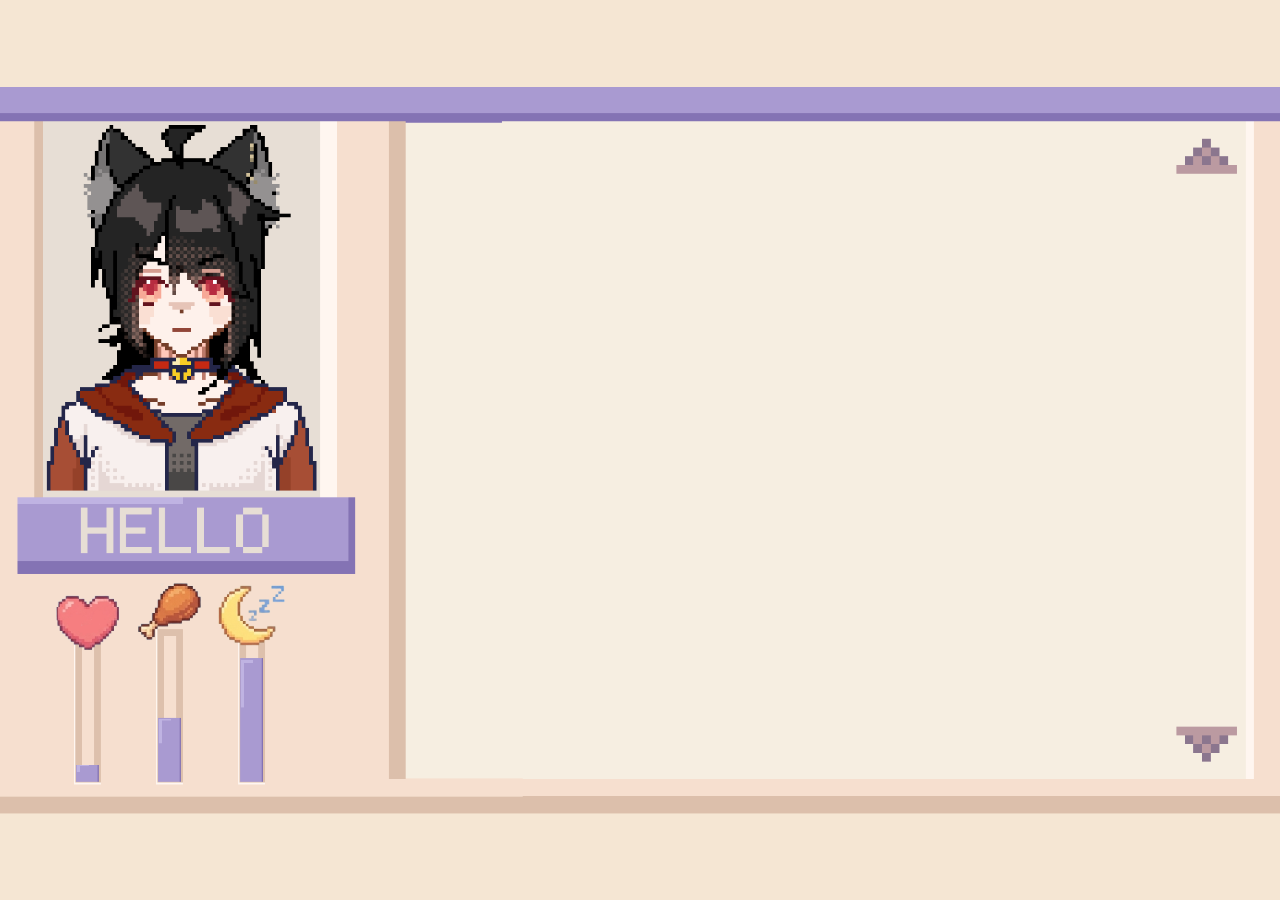
<file: pages/PC/个人简介/index.html>
<!DOCTYPE html>
<html lang="zh-CN">
<head>
<meta charset="UTF-8">
<meta name="viewport" content="width=device-width, initial-scale=1">
<title>个人简介</title>
<style>
  html, body {
    margin: 0;
    padding: 0;
    width: 100%;
    height: 100%;
    overflow: hidden;
    background: #F5E6D3;
    font-family: "Microsoft YaHei", "PingFang SC", "Hiragino Sans GB", "SimHei", "Noto Sans CJK SC", sans-serif;
  }

  /* 设计画布：1903x1080，随后整体缩放完整放入窗口（contain 模式，四周黑边不留滚动条） */
  #stage {
    position: fixed;
    left: 0;
    top: 0;
    width: 1903px;
    height: 1080px;
    background: url('picture/背景.png') no-repeat 0 0;
    background-size: 1903px 1080px;
    transform-origin: 0 0;
  }

  img {
    -webkit-user-drag: none;
    user-select: none;
    -webkit-user-select: none;
  }

  button {
    border: none;
    background: none;
    padding: 0;
    margin: 0;
    cursor: pointer;
    outline: none;
    font-family: inherit;
  }

  /* ---------- 左上角人物 ---------- */
  #character {
    position: absolute;
    left: 64px;
    top: 51px;
    width: 412px;
    height: auto;
    pointer-events: none;
  }

  /* ---------- HELLO 按钮 ---------- */
  #helloBtn {
    position: absolute;
    left: 26px;
    top: 610px;
    width: 502px;
    height: auto;
  }
  #helloBtn img {
    width: 100%;
    height: auto;
    display: block;
    transition: transform 0.06s ease, filter 0.06s ease;
  }
  /* 按下效果 */
  #helloBtn:active img {
    transform: translateY(5px) scale(0.985);
    filter: brightness(0.82);
  }

  /* ---------- 三个状态滑块 ---------- */
  .slider {
    position: absolute;
    top: 806px;
    width: 40px;
  }
  .s-icon {
    position: absolute;
    left: 50%;
    transform: translateX(-50%);
    height: auto;
    z-index: 2;
  }
  .track {
    position: absolute;
    left: 0;
    top: 0;
    width: 40px;
    height: 231px;
    background: url('UI/滑轨.png') center / 100% 100% no-repeat;
    overflow: hidden;
    z-index: 1;
  }
  .fill {
    position: absolute;
    left: 3px;
    right: 3px;
    bottom: 4px;
    height: 50%;
    background: url('UI/滑块.png') center / 100% 100% no-repeat;
    transition: height 0.75s ease-in-out;
  }

  /* ---------- 右侧白板文字区域 ---------- */
  #textArea {
    position: absolute;
    left: 660px;
    top: 90px;
    width: 1040px;
    height: 880px;
    overflow: hidden;
  }
  #textContent {
    position: absolute;
    left: 0;
    top: 0;
    width: 100%;
    box-sizing: border-box;
    padding: 18px 24px;
    white-space: pre-wrap;
    word-break: break-word;
    font-size: 28px;
    line-height: 1.72;
    color: #4b3a5a;
    will-change: transform;
  }

  /* ---------- 上下滚动按钮 ---------- */
  .scroll-btn {
    position: absolute;
    width: 90px;
    height: auto;
  }
  .scroll-btn img {
    width: 100%;
    height: auto;
    display: block;
    transition: transform 0.06s ease, filter 0.06s ease;
  }
  .scroll-btn:hover img {
    filter: brightness(1.08);
  }
  .scroll-btn:active img {
    transform: translateY(3px);
    filter: brightness(0.8);
  }
  #upBtn { left: 1749px; top: 77px; }
  #dnBtn { left: 1749px; top: 951px; }

  /* =========================================================
     响应式：手机 / 小窗口
     桌面端仍是 1903×1080 设计画布整体缩放（视觉不变）；
     小屏改成“上半身 + 白板”的排布，文字放大到可读字号。
     断点：宽度 ≤600、高度 ≤420 或竖向窗口
     （800×480 的桌面 iframe 不命中，桌面端完全不受影响）
     ========================================================= */
  @media (max-width: 600px), (max-height: 420px), (max-aspect-ratio: 1/1) {
    html, body {
      overflow: hidden;
      background: #F5E6D3;
      touch-action: manipulation;
    }

    #stage {
      position: fixed !important;
      left: 0 !important;
      top: 0 !important;
      width: 100%;
      height: 100%;
      height: 100dvh;
      transform: none !important;
      background: #F5E6D3 url('picture/背景.png') center top / cover no-repeat;
      overflow: hidden;
    }

    /* 白板：沿用同一块白板纸的配色（白底 + 木色描边 + 硬阴影） */
    #textArea {
      background: #fdf8ec;
      border: 3px solid #cfae93;
      box-shadow: inset 0 0 0 3px #fffdf6, 4px 5px 0 rgba(94, 48, 29, 0.18);
      box-sizing: border-box;
    }
    #textContent {
      color: #4b3a5a;
      font-size: clamp(15px, 4.3vw, 19px);
      line-height: 1.75;
      padding: 14px 16px;
    }

    .scroll-btn {
      display: flex;
      align-items: center;
      justify-content: center;
      width: 46px;
      height: 46px;
    }
    .scroll-btn img { width: 34px; }

    /* ---- 横屏 / 宽扁窗口：左边人物与滑块，右边白板 ---- */
    #character {
      position: absolute;
      left: 6px;
      top: 8px;
      width: min(20vw, 108px);
    }
    #helloBtn {
      position: absolute;
      left: 8px;
      top: auto;
      bottom: 14px;
      width: min(26vw, 140px);
    }
    .slider {
      position: absolute;
      top: 60%;
      height: 40%;
      width: 22px;
    }
    .slider:nth-of-type(1) { left: 156px !important; }
    .slider:nth-of-type(2) { left: 204px !important; }
    .slider:nth-of-type(3) { left: 252px !important; }
    .track { width: 22px; height: 100%; }
    .s-icon {
      width: 44px !important;
      top: -30px !important;
      height: auto !important;
    }

    #textArea {
      position: absolute;
      left: 48%;
      top: 8px;
      right: 56px;
      width: auto;
      height: auto;
      bottom: 46px;
      touch-action: none;
    }
    #upBtn { left: auto; right: 4px; top: 8px; }
    #dnBtn { left: auto; right: 4px; top: auto; bottom: 46px; }

    /* ---- 竖屏（手机竖着看 / 竖窗口）：人物在上，白板占满下半屏 ---- */
    @media (orientation: portrait) {
      #character {
        left: 4px;
        top: 8px;
        width: min(36vw, 168px);
      }
      #helloBtn {
        left: auto;
        right: 12px;
        top: 24px;
        bottom: auto;
        width: min(48vw, 210px);
      }
      .slider {
        top: 86px;
        height: 104px;
        width: 22px;
      }
      .slider:nth-of-type(1) { left: auto !important; right: 12px; }
      .slider:nth-of-type(2) { left: auto !important; right: 64px; }
      .slider:nth-of-type(3) { left: auto !important; right: 116px; }
      .s-icon {
        width: 44px !important;
        top: -30px !important;
      }

      #textArea {
        left: 8px;
        right: 54px;
        top: 214px;
        bottom: 46px;
        width: auto;
        height: auto;
      }
      #upBtn { left: auto; right: 4px; top: 214px; }
      #dnBtn { left: auto; right: 4px; top: auto; bottom: 46px; }
    }
  }
</style>
</head>
<body>
  <div id="stage">
    <!-- 待机/说话 GIF -->
    <img id="character" src="picture/待机.gif" alt="">

    <!-- HELLO 按钮 -->
    <button id="helloBtn" type="button">
      <img src="UI/你好.png" alt="你好">
    </button>

    <!-- 三个滑块：心情 / 饱食 / 困意 -->
    <div class="slider" style="left: 110px;">
      <img class="s-icon" style="width:95px; top:-51px;" src="UI/心情.png" alt="心情">
      <div class="track"><div class="fill" data-slider></div></div>
    </div>
    <div class="slider" style="left: 232px;">
      <img class="s-icon" style="width:95px; top:-105px;" src="UI/饱食.png" alt="饱食">
      <div class="track"><div class="fill" data-slider></div></div>
    </div>
    <div class="slider" style="left: 354px;">
      <img class="s-icon" style="width:101px; top:-66px;" src="UI/困意.png" alt="困意">
      <div class="track"><div class="fill" data-slider></div></div>
    </div>

    <!-- 右侧白板文字 -->
    <div id="textArea">
      <div id="textContent"></div>
    </div>

    <!-- 上下滚动按钮 -->
    <button class="scroll-btn" id="upBtn" type="button">
      <img src="UI/上.png" alt="向上">
    </button>
    <button class="scroll-btn" id="dnBtn" type="button">
      <img src="UI/下.png" alt="向下">
    </button>
  </div>

<!-- 多语言：中文 / English / 日本語（现成翻译插件 translate.js；本页关掉自动监听，打字结束后再翻） -->
<script src="../../../ceshi/6/i18n.js" data-lang-pos="tl" data-lang-listen="off"></script>

<script>
(function () {
  "use strict";

  /* ========== 1. 整体完整放入窗口（contain 缩放，无滚动条） ========== */
  var DESIGN_W = 1903;
  var DESIGN_H = 1080;
  var stage = document.getElementById("stage");

  function fit() {
    var s = Math.min(window.innerWidth / DESIGN_W, window.innerHeight / DESIGN_H);
    stage.style.transform = "scale(" + s + ")";
    stage.style.left = ((window.innerWidth - DESIGN_W * s) / 2) + "px";
    stage.style.top = ((window.innerHeight - DESIGN_H * s) / 2) + "px";
  }
  window.addEventListener("resize", fit);
  fit();

  /* ========== 2. 人物 GIF 切换 ========== */
  var character = document.getElementById("character");

  function setChar(which) {
    character.src = (which === "speaking") ? "picture/说话.gif" : "picture/待机.gif";
  }

  /* ========== 3. 三个滑块随机变化（每 0.05 秒） ========== */
  var fills = document.querySelectorAll(".fill[data-slider]");

  function randomizeFill() {
    for (var i = 0; i < fills.length; i++) {
      // 5% ~ 95%，确保滑块不超出滑轨的最上与最下
      var p = 5 + Math.random() * 90;
      fills[i].style.height = p + "%";
    }
  }
  randomizeFill();
  setInterval(randomizeFill, 750);

  /* ========== 4. 打字机效果（占位文字） ========== */
  var textArea = document.getElementById("textArea");
  var textContent = document.getElementById("textContent");
  var helloBtn = document.getElementById("helloBtn");

  var INTRO_TEXT = [
    "你好哦，欢迎你来到我的个人网站。",
    "我是叶荼！一只黑色的猫猫！",
    "我是一名全职绘师、Vtuber（大概）以及万事屋。",
    "",
    "除了自己的个人创作，我也在为很多Vtuber提供角色设计、角色立绘、插画绘制、VTuber 形象设计与 Live2D 立绘拆件等等的美术支持。",
    "Vtuber真是个辛苦的行业啊，有时觉得能帮上忙真的太好了。",
    "当然我也在接普通人的委托，OC设计、同人图之类的委托也是我工作的一部分。",
    "总之我是想说：很高兴为您服务。这样。",
    "",
    "很高兴你看到了这里，希望你在这个网站有收获到一些乐趣（毕竟搞了很多交互），请也看看其他的地方吧！",
    "",
    "如果想要联系我可以通过我的邮箱yesitubai1104@gmail.com，或者我的社交平台！"
  ].join("\n");

  /* 切换语言后重新打开这个小窗口，保证整段文字是同一种语言（打字机中途切换会中英混排） */
  if (window.i18n && window.i18n.onChange) {
    window.i18n.onChange(function () { location.reload(); });
  }

  var typed = false;   // 文字是否已全部出现
  var started = false; // 是否已经开始过打字
  var typing = false;
  var pos = 0;
  var scrollPos = 0;

  function maxScroll() {
    return Math.max(0, textContent.scrollHeight - textArea.clientHeight);
  }

  function applyScroll() {
    textContent.style.transform = "translateY(" + (-scrollPos) + "px)";
  }

  function scrollTo(v) {
    scrollPos = Math.max(0, Math.min(maxScroll(), v));
    applyScroll();
  }

  // 估算一页能容纳的字符数，用于把“填满一版”的耗时控制在约 1 秒
  function charsPerPage() {
    var cs = window.getComputedStyle(textContent);
    var fsize = parseFloat(cs.fontSize) || 28;
    var lineH = parseFloat(cs.lineHeight) || (fsize * 1.72);
    var cols = Math.max(1, Math.floor((textArea.clientWidth - 48) / fsize));
    var rows = Math.max(1, Math.floor(textArea.clientHeight / lineH));
    return cols * rows;
  }

  function startTyping() {
    typing = true;
    var cpp = Math.max(20, charsPerPage());
    var interval = 1000 / cpp; // 填满约一版 ≈ 1 秒
    interval = Math.max(interval, 5000 / INTRO_TEXT.length); // 整个文本打字至少 5 秒
    var lastBeep = 0;
    var timer = setInterval(function () {
      if (pos >= INTRO_TEXT.length) {
        clearInterval(timer);
        typing = false;
        typed = true;
        scrollTo(maxScroll());
        // 文字全部出现后，直接切换回待机
        setChar("idle");
        // 文字全部出现后再交给翻译插件（打字中途不翻，避免逐字乱翻）
        if (window.i18n && window.i18n.refresh) {
          window.i18n.refresh();
          setTimeout(function () { scrollTo(maxScroll()); }, 900);
        }
        return;
      }
      pos++;
      textContent.textContent = INTRO_TEXT.slice(0, pos);
      scrollTo(maxScroll()); // 自动向下滚动，保证文字不超出顶部
      var now = Date.now();
      if (now - lastBeep >= 100) { lastBeep = now; playTalkBeep(); } // 打字期间播放说话哔哔声
    }, interval);
  }

  helloBtn.addEventListener("click", function () {
    playClick(); // 点击音效：咔嚓键盘声
    if (typed || started) { return; } // 文字完全出现后（或已开始），再按不触发命令
    started = true;
    startTyping();
    // 点击后直接切换为说话
    setChar("speaking");
  });

  /* ========== 5. 上下滚动：按钮 + 鼠标滚轮 ========== */
  var STEP = 90;
  document.getElementById("upBtn").addEventListener("click", function () {
    scrollTo(scrollPos - STEP);
  });
  document.getElementById("dnBtn").addEventListener("click", function () {
    scrollTo(scrollPos + STEP);
  });

  textArea.addEventListener("wheel", function (e) {
    e.preventDefault();
    scrollTo(scrollPos + e.deltaY);
  }, { passive: false });

  // 触屏：在白板上上下滑动阅读（桌面端鼠标不受影响）
  var touchDrag = false, touchStartY = 0, touchStartScroll = 0;
  textArea.addEventListener("pointerdown", function (e) {
    if (e.pointerType !== "touch") { return; }
    touchDrag = true;
    touchStartY = e.clientY;
    touchStartScroll = scrollPos;
    if (textArea.setPointerCapture) { textArea.setPointerCapture(e.pointerId); }
  });
  textArea.addEventListener("pointermove", function (e) {
    if (!touchDrag) { return; }
    scrollTo(touchStartScroll - (e.clientY - touchStartY));
  });
  function endTouchDrag() { touchDrag = false; }
  textArea.addEventListener("pointerup", endTouchDrag);
  textArea.addEventListener("pointercancel", endTouchDrag);

  /* ========== 6. 音效（Web Audio 合成点击声与说话哔哔声） ========== */
  var audioCtx = null;
  function ensureAudio() {
    if (!audioCtx) {
      var AC = window.AudioContext || window.webkitAudioContext;
      if (AC) { audioCtx = new AC(); }
    }
    if (audioCtx && audioCtx.state === "suspended") { audioCtx.resume(); }
  }
  function playClick() {
    ensureAudio();
    if (!audioCtx) { return; }
    var t = audioCtx.currentTime;
    var dur = 0.055;
    var buffer = audioCtx.createBuffer(1, Math.ceil(audioCtx.sampleRate * dur), audioCtx.sampleRate);
    var data = buffer.getChannelData(0);
    for (var i = 0; i < data.length; i++) {
      data[i] = (Math.random() * 2 - 1) * Math.pow(1 - i / data.length, 2);
    }
    var src = audioCtx.createBufferSource();
    src.buffer = buffer;
    var filter = audioCtx.createBiquadFilter();
    filter.type = "highpass";
    filter.frequency.value = 900;
    var gain = audioCtx.createGain();
    gain.gain.setValueAtTime(0.45, t);
    gain.gain.exponentialRampToValueAtTime(0.001, t + dur);
    src.connect(filter);
    filter.connect(gain);
    gain.connect(audioCtx.destination);
    src.start(t);
    src.stop(t + dur);
  }
  function playTalkBeep() {
    ensureAudio();
    if (!audioCtx) { return; }
    var t = audioCtx.currentTime;
    var osc = audioCtx.createOscillator();
    var gain = audioCtx.createGain();
    osc.type = "square";
    osc.frequency.setValueAtTime(320 + Math.random() * 340, t);
    gain.gain.setValueAtTime(0.07, t);
    gain.gain.exponentialRampToValueAtTime(0.001, t + 0.05);
    osc.connect(gain);
    gain.connect(audioCtx.destination);
    osc.start(t);
    osc.stop(t + 0.06);
  }
})();
</script>
</body>
</html>
</file>
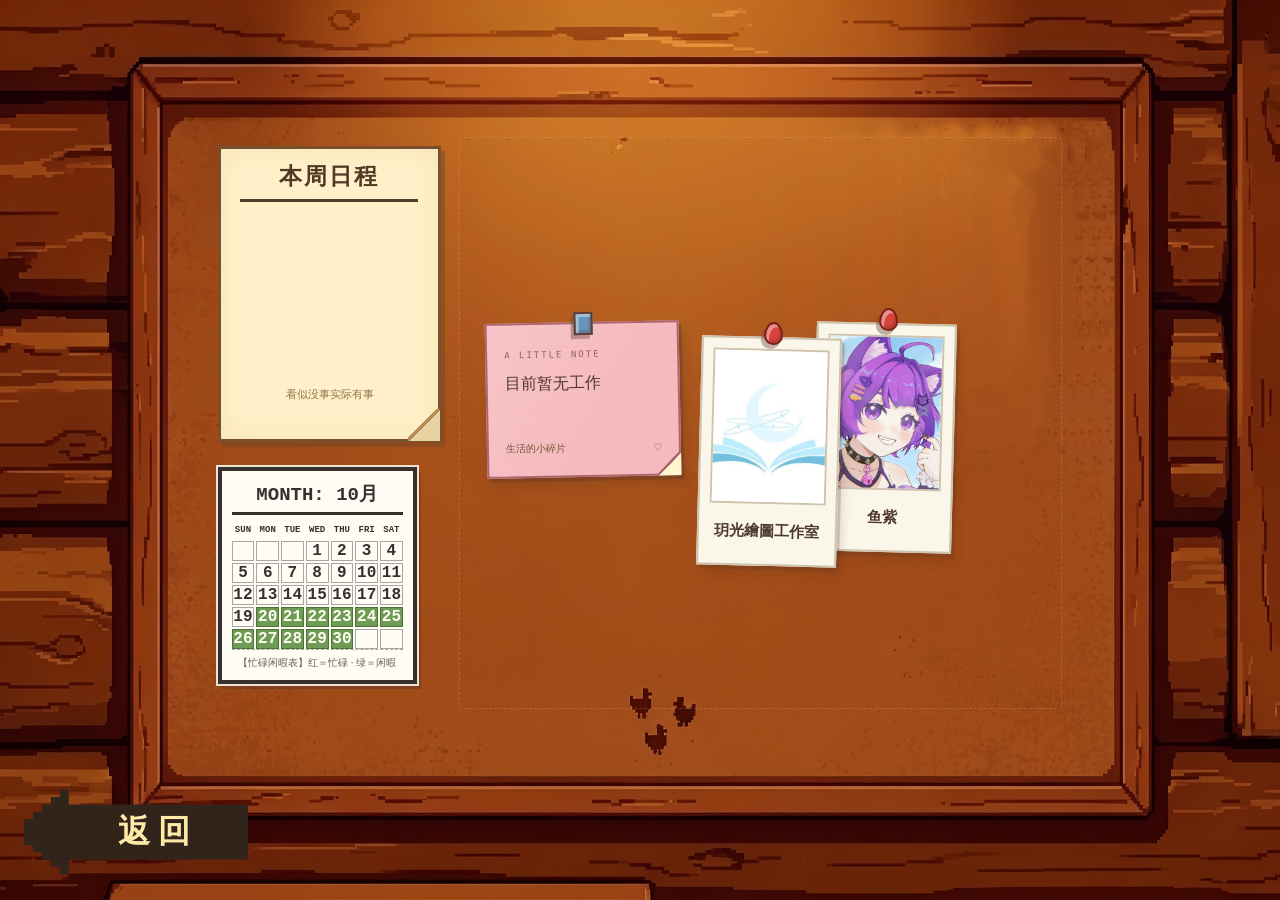
<file: pages/备忘/1/index.html>
<!DOCTYPE html>
<html lang="zh-CN">
<head>
<meta charset="UTF-8" />

<meta name="viewport" content="width=device-width, initial-scale=1" />
<meta http-equiv="Content-Security-Policy"
      content="default-src 'none'; img-src 'self' data: file: https:; script-src 'self' file: 'unsafe-inline' https://res.zvo.cn https://cdn.staticfile.net; style-src 'unsafe-inline' 'self' https:; connect-src 'self' https://*.zvo.cn https://edge.microsoft.com https://cdn.staticfile.net; frame-src 'self'; worker-src blob:; object-src 'none'; base-uri 'none'; form-action 'none';" />
<title>叶荼的备忘板</title>
<link rel="icon" type="image/svg+xml" href="/favicon.svg" />
<style>
:root {
  color-scheme: light;
  --ink: #513923;
  --muted: #796044;
  --cream: #fff3d4;
  --wood-dark: #5e301d;
}

* { box-sizing: border-box; }
html { height: 100%; }
body {
  margin: 0;
  height: 100%;
  overflow: hidden;
  color: var(--ink);
  font-family: "Microsoft YaHei", "PingFang SC", "Noto Sans CJK SC", sans-serif;
  background: url("bg.png") center / 100% 100% no-repeat;
}
button, input, textarea, select { font: inherit; }
button { cursor: pointer; }
button, [role="button"] { -webkit-tap-highlight-color: transparent; }
button:focus-visible, [role="button"]:focus-visible,
input:focus-visible, textarea:focus-visible, select:focus-visible {
  outline: 3px solid #164f62;
  outline-offset: 5px;
}
button:disabled { cursor: wait; opacity: .58; }
button {
  min-height: 42px;
  border: 2px solid #795033;
  border-radius: 3px;
  padding: 9px 15px;
  color: var(--ink);
  background: #fff0c9;
  box-shadow: 0 3px 0 #85532f;
  font-weight: 700;
}
button:hover { background: #fff8e6; }
button:active:not(:disabled) {
  translate: 0 2px;
  box-shadow: 0 1px 0 #85532f;
}
button.primary {
  color: #fff9e9;
  background: #577846;
  border-color: #374f2e;
  box-shadow: 0 3px 0 #354e2c;
}
button.primary:hover { background: #668853; }
button.subtle { background: #f4dfb7; }
button.small { padding: 7px 11px; font-size: 13px; }
.page {
  min-width: 820px;
  height: 100vh;
  height: 100dvh;
  padding: 0;
  position: relative;
  display: flex;
  flex-direction: column;
  gap: 0;
}
.board {
  position: absolute;
  inset: 11% 14% 17% 14%;
  display: grid;
  grid-template-columns: minmax(190px, 27fr) minmax(440px, 73fr);
  gap: 18px;
  isolation: isolate;
  padding: clamp(30px, 3vw, 48px);
  overflow: hidden;
}
.sidebar {
  display: flex;
  flex-direction: column;
  align-items: center;
  justify-content: flex-start;
  gap: 25px;
  padding: 9px 0 16px;
  min-width: 0;
}
.info-slot { width: 100%; display: flex; justify-content: flex-start; }
.info-item {
  cursor: pointer;
  flex-shrink: 0;
  position: relative;
  user-select: none;
}
.lift {
  transition: transform 360ms cubic-bezier(.22, 1.5, .45, 1),
              filter 360ms ease;
  transform-origin: center;
}
@media (hover: hover) {
  .info-item:hover {
    transform: scale(1.035) rotate(-1deg);
    filter: drop-shadow(0 6px 3px #4d2b2140);
  }
  .note:hover .note-paper {
    transform: scale(1.04) rotate(1.3deg);
  }
}
.schedule {
  position: relative;
  width: min(100%, 280px, calc((72vh - 150px) * .45));
  aspect-ratio: 370 / 490;
  background: #fff0c9;
  border: 3px solid #78502d;
  box-shadow: 4px 5px 0 #67422266, inset 0 0 23px #c4913a22;
}
.schedule::after {
  content: "";
  position: absolute;
  right: -2px;
  bottom: -2px;
  width: 32px;
  height: 32px;
  background: linear-gradient(135deg, transparent 44%, #b68d55 45% 52%, #ead3a2 53%);
  pointer-events: none;
}
.schedule.imported {
  background: transparent;
  border: 0;
  box-shadow: none;
  filter: drop-shadow(3px 5px 1px #4a2b2455);
}
.schedule.imported::after { display: none; }
.schedule > img {
  position: absolute;
  inset: 0;
  width: 100%;
  height: 100%;
  object-fit: contain;
  image-rendering: pixelated;
  pointer-events: none;
}
.schedule-title {
  position: absolute;
  top: 4%;
  left: 9%;
  right: 9%;
  margin: 0;
  padding: 0 0 7px;
  border-bottom: 3px solid #513e28;
  text-align: center;
  font-size: 23px;
  letter-spacing: 2px;
}
.schedule-lines {
  position: absolute;
  top: 24%;
  left: 10%;
  right: 9%;
  bottom: 12%;
  display: flex;
  flex-direction: column;
  justify-content: flex-start;
  gap: 15px;
  font-size: 13px;
  line-height: 1.75;
}
.schedule-lines p { margin: 0; }
.schedule-lines b { color: #805633; font-size: .88em; display: block; }
.schedule-foot {
  margin-top: auto !important;
  font-size: .83em;
  color: #967451;
  text-align: center;
}
.calendar {
  width: min(100%, 250px, calc((72vh - 150px) * .4));
  aspect-ratio: 1;
  padding: 10px;
  border: 4px solid #36312d;
  outline: 2px solid #ede5d2;
  background: #fffcf3;
  box-shadow: 4px 5px 0 #4d2e2855;
  display: flex;
  flex-direction: column;
  color: #353132;
}
.calendar.imported { padding: 0; border: 0; outline: 0; background: transparent; }
.calendar img {
  display: block;
  width: 100%;
  height: 100%;
  object-fit: contain;
  image-rendering: pixelated;
  pointer-events: none;
}
.calendar-title {
  font-family: Consolas, "Courier New", monospace;
  font-size: 19px;
  font-weight: 900;
  text-align: center;
  border-bottom: 3px solid #36312d;
  margin: 0 0 6px;
  padding-bottom: 5px;
}
.calendar-grid {
  flex: 1;
  display: grid;
  grid-template-columns: repeat(7, 1fr);
  grid-template-rows: 18px repeat(5, 1fr);
  gap: 2px;
}
.calendar-grid span {
  display: flex;
  align-items: center;
  justify-content: center;
  border: 1px solid #a9a5a4;
  font-family: Consolas, "Courier New", monospace;
  font-weight: 700;
  font-size: 16px;
}
.calendar-grid .weekday { font-size: 9px; border: 0; }
.calendar-grid .busy {
  background: #c94f45;
  color: #fffdf2;
  border-color: #8f3229;
}
.calendar-grid .free {
  background: #6f9c55;
  color: #fffdf2;
  border-color: #4c7238;
}
.calendar-legend {
  margin: 0;
  padding-top: 6px;
  border-top: 1px dashed #a9a5a4;
  font-size: 10px;
  text-align: center;
  color: #6b5f52;
}
.workspace {
  display: grid;
  grid-template-rows: minmax(0, 1fr);
  gap: 16px;
  min-width: 0;
  isolation: isolate;
}
.canvas {
  min-width: 0;
  min-height: 240px;
  position: relative;
  overflow: hidden;
  isolation: isolate;
  border: 1px dashed #ffdfa62e;
  border-radius: 5px;
  background: #5b301006;
}
.polaroid {
  --pin: #d8433a;
  position: absolute;
  cursor: grab;
  touch-action: none;
  user-select: none;
  -webkit-user-select: none;
  display: flex;
  flex-direction: column;
  padding: 10px 10px 14px;
  border: 2px solid #cfc3ae;
  background: #fbf6ea;
  box-shadow: 3px 4px 0 #57362733, 5px 9px 10px #49291624;
  transform: rotate(1.5deg);
}
.polaroid::before {
  content: "";
  position: absolute;
  z-index: 3;
  left: calc(50% - 8px);
  top: -17px;
  width: 15px;
  height: 19px;
  background: var(--pin);
  border: 2px solid #7c2119;
  border-radius: 50% / 60% 60% 40% 40%;
  box-shadow:
    inset 3px 3px 0 #ffffff6b,
    inset -2px -3px 0 #3c231c33,
    -3px 4px 0 #69453666;
}
.polaroid-photo {
  aspect-ratio: 3 / 4;
  width: 100%;
  flex-shrink: 0;
  border: 2px solid #cfc3ae;
  background: #efe8da;
  display: flex;
  align-items: center;
  justify-content: center;
  color: #b3a58c;
  font-size: 12px;
  letter-spacing: 2px;
  text-align: center;
  white-space: pre-line;
}
.polaroid-caption {
  margin: 10px 0 0;
  height: 36px;
  flex-shrink: 0;
  display: flex;
  align-items: center;
  justify-content: center;
  font-size: 15px;
  font-weight: 700;
  color: #4e392d;
}
.polaroid.dragging { cursor: grabbing; transform: none; }
.polaroid:focus-visible { outline-offset: 6px; }
.note {
  position: absolute;
  cursor: grab;
  touch-action: none;
  user-select: none;
  -webkit-user-select: none;
}
.note:focus-visible { outline-offset: 10px; }
.paper {
  --paper: #ffe58d;
  --edge: #ab773a;
  --pin: #ca674d;
  position: relative;
  border: 2px solid var(--edge);
  color: #4e392d;
  background:
    repeating-linear-gradient(0deg, transparent 0 5px, #ffffff0d 5px 6px),
    linear-gradient(120deg, #ffffff28, transparent 65%),
    var(--paper);
  box-shadow: 3px 4px 0 #57362755, 5px 9px 10px #49291624;
}
.paper::before {
  content: "";
  position: absolute;
  z-index: 2;
  left: calc(50% - 8px);
  top: -12px;
  width: 15px;
  height: 19px;
  background: var(--pin);
  border: 2px solid #633c31;
  box-shadow:
    inset 3px 3px 0 #ffffff6b,
    inset -2px -3px 0 #3c231c33,
    -3px 4px 0 #69453666;
}
.paper::after {
  content: "";
  position: absolute;
  right: -2px;
  bottom: -2px;
  width: 24px;
  height: 24px;
  background: linear-gradient(135deg, transparent 46%, var(--edge) 47% 53%, #fff5ce 54%);
  pointer-events: none;
}
.note-paper {
  width: 100%;
  height: 100%;
  padding: 25px 17px 19px;
  display: flex;
  flex-direction: column;
  gap: 10px;
  transform: rotate(var(--tilt, -1deg));
  transition: transform 360ms cubic-bezier(.22, 1.5, .45, 1),
              box-shadow 220ms ease;
}
.note.dragging { cursor: grabbing; }
.note.dragging .note-paper {
  transform: none;
  transition: none;
  box-shadow: 5px 7px 0 #57362744, 9px 16px 15px #49291655;
}
.note-kicker {
  font-size: 9px;
  font-family: Consolas, monospace;
  letter-spacing: 2px;
  color: #66452cb8;
}
.note-text {
  margin: 0;
  white-space: pre-wrap;
  overflow-wrap: anywhere;
  line-height: 1.75;
  font-size: 16px;
}
.note .note-text {
  display: -webkit-box;
  -webkit-box-orient: vertical;
  -webkit-line-clamp: 3;
  overflow: hidden;
}
.note-bottom {
  margin-top: auto;
  display: flex;
  justify-content: space-between;
  gap: 5px;
  font-size: 10px;
  color: #715537;
}
.pixel-heart { font-family: Consolas, monospace; font-size: 13px; }
.toast {
  position: fixed;
  z-index: 999999;
  bottom: 23px;
  left: 50%;
  transform: translateX(-50%);
  padding: 12px 21px;
  max-width: calc(100vw - 32px);
  color: #fff8e3;
  background: #493422;
  border: 2px solid #edc98d;
  box-shadow: 4px 4px 0 #2d201a55;
  font-size: 14px;
  pointer-events: none;
}
.toast:empty { display: none; }
body.modal-open { overflow: hidden; }
dialog {
  width: min(650px, calc(100vw - 28px));
  max-height: calc(100vh - 32px);
  max-height: calc(100dvh - 32px);
  padding: 0;
  margin: auto;
  color: var(--ink);
  background: transparent;
  border: none;
  overflow: hidden;
}
dialog[open] {
  display: flex;
  flex-direction: column;
  animation: appear 200ms ease-out;
}
dialog::backdrop {
  background: #281c17b5;
  backdrop-filter: blur(5px);
  -webkit-backdrop-filter: blur(5px);
}
@keyframes appear {
  from { opacity: 0; transform: scale(.96); }
  to { opacity: 1; transform: scale(1); }
}
.dialog-body {
  min-height: 0;
  overflow: auto;
  overscroll-behavior: contain;
  padding: 25px;
}
dialog.no-scroll .dialog-body { overflow: hidden; }
.view-wrap {
  display: flex;
  flex-direction: column;
  align-items: center;
  padding: 13px 9px 14px;
}
.view-wrap .schedule { width: min(380px, 100%); }
.view-wrap .schedule-title { font-size: clamp(23px, 6vw, 35px); }
.view-wrap .schedule-lines { font-size: clamp(13px, 3.8vw, 19px); gap: 18px; }
.view-wrap .calendar { width: min(440px, 100%); }
.view-wrap .calendar-title { font-size: clamp(20px, 6vw, 35px); }
.view-wrap .calendar-grid { grid-template-rows: 26px repeat(5, 1fr); }
.view-wrap .calendar-grid span { font-size: clamp(16px, 4.5vw, 30px); }
.view-wrap .calendar-grid .weekday { font-size: clamp(9px, 2.4vw, 14px); }
.view-caption { margin: 20px 0 0; text-align: center; font-size: 12px; color: var(--muted); }
.flip-scene { perspective: 1400px; width: min(320px, 100%); margin: 0 auto; }
.flip-card {
  position: relative;
  display: grid;
  transform-style: preserve-3d;
  transition: transform 640ms cubic-bezier(.4, .1, .2, 1);
}
.flip-card.flipped { transform: rotateY(180deg); }
.flip-face {
  grid-area: 1 / 1;
  backface-visibility: hidden;
  -webkit-backface-visibility: hidden;
}
.polaroid-static { position: static; transform: none; width: 100%; }
.flip-back {
  transform: rotateY(180deg);
  min-height: 330px;
  padding: 26px 24px;
  border: 3px solid #cfc3ae;
  background: #fbf6ea;
  box-shadow: inset 0 0 0 6px #f1e8d5;
  display: flex;
  flex-direction: column;
  align-items: center;
  justify-content: center;
  gap: 18px;
  text-align: center;
  color: #4e392d;
}
.flip-back h3 { margin: 0; font-size: 20px; }
.flip-back p { margin: 0; line-height: 1.9; font-size: 15px; color: #6b573f; white-space: pre-wrap; overflow-wrap: anywhere; }
.flip-back .flip-hint { font-size: 12px; color: #9a8a72; }
.flip-back a {
  display: inline-block;
  margin-top: 4px;
  padding: 10px 18px;
  border: 2px solid #967149;
  border-radius: 3px;
  background: #fff0c9;
  color: #513923;
  font-weight: 700;
  text-decoration: none;
}
.flip-back a:hover { background: #fff8e6; }
.flip-scene .polaroid-photo { font-size: 16px; }
.big-note {
  width: min(460px, 100%);
  min-height: 280px;
  padding: 40px 29px 32px;
}
.big-note .note-text { font-size: 20px; line-height: 1.9; margin: 20px 0 25px; }
.big-note .note-bottom { font-size: 12px; }
.field-label { display: block; font-weight: 700; margin: 0 0 10px; }
textarea {
  width: 100%;
  min-height: 175px;
  resize: vertical;
  border: 2px solid #b59466;
  border-radius: 3px;
  padding: 13px;
  line-height: 1.8;
  color: var(--ink);
  background: #fffaf0;
}
.counter-row {
  display: flex;
  justify-content: space-between;
  gap: 15px;
  font-size: 12px;
  margin: 6px 0 22px;
  color: var(--muted);
}
.form-error { color: #a0342a; min-height: 20px; font-size: 13px; margin: 12px 0; }
.color-options {
  display: flex;
  flex-wrap: wrap;
  gap: 9px;
  margin: 0;
  padding: 0;
  border: 0;
}
.color-options legend { margin-bottom: 12px; font-weight: 700; }
.color-option {
  display: flex;
  align-items: center;
  gap: 5px;
  padding: 9px;
  border: 2px solid #bc9b75;
  cursor: pointer;
  font-size: 13px;
}
.color-option input { accent-color: #5e7345; }
.form-actions { display: flex; justify-content: flex-end; gap: 11px; margin-top: 20px; }
.material-intro { margin: 0 0 19px; font-size: 13px; line-height: 1.8; color: var(--muted); }
.material-block {
  border: 2px dashed #cfaf7e;
  padding: 16px;
  margin-bottom: 15px;
  background: #fff9eb88;
}
.material-block h3 { font-size: 15px; margin: 0 0 8px; }
.material-block p { font-size: 12px; line-height: 1.75; color: var(--muted); margin: 8px 0; }
.material-block input[type="file"] { width: 100%; font-size: 12px; margin-top: 8px; }
.material-block input::file-selector-button {
  padding: 8px;
  margin-right: 8px;
  border: 1px solid #967149;
  background: #f5dfb8;
  color: #513923;
  cursor: pointer;
}
.material-preview {
  display: block;
  max-width: 100%;
  max-height: 160px;
  margin: 13px auto 0;
  object-fit: contain;
  image-rendering: pixelated;
  background:
    conic-gradient(#eadbc3 25%, #f9f0df 0 50%, #eadbc3 0 75%, #f9f0df 0) 0 0 / 12px 12px;
}
.material-preview:not([src]) { display: none; }
.material-status { min-height: 18px; }
.material-controls { display: flex; flex-wrap: wrap; gap: 12px; align-items: center; margin-top: 12px; }
.check-label { font-size: 12px; line-height: 1.8; }
.material-controls button { min-height: 32px; font-size: 12px; padding: 5px 9px; }
.notice {
  padding: 11px 13px;
  background: #e9efd4;
  border-left: 3px solid #6f8749;
  font-size: 12px;
  line-height: 1.8;
}
@media (max-width: 1000px) {
  .page { padding: 0; }
  .board { padding: 34px; gap: 19px; }
  .sidebar { padding-left: 0; padding-right: 0; }
}

/* =========================================================
   响应式：手机 / 竖向窗口
   桌面端仍是木框公告栏的固定版式（视觉不变）；
   小屏改成：顶部两张小卡片（点开看大图）+ 下方便签画布。
   断点：宽度 ≤900 或竖向窗口
   ========================================================= */
@media (max-width: 900px), (max-aspect-ratio: 1/1) {
  body {
    background-size: cover;
    background-position: center;
  }

  .page {
    min-width: 0;
    height: 100vh;
    height: 100dvh;
    padding: 6px;
  }
  .board {
    position: static;
    flex: 1;
    min-height: 0;
    display: flex;
    flex-direction: column;
    gap: 8px;
    padding: 6px 4px;
    overflow: hidden;
  }
  .sidebar {
    flex-direction: row;
    align-items: flex-start;
    justify-content: center;
    gap: 10px;
    padding: 0;
    flex: 0 0 auto;
  }
  .info-slot {
    width: auto;
    flex: 0 0 auto;
  }

  .schedule { width: min(44vw, 190px); }
  .schedule-title {
    font-size: 15px;
    letter-spacing: 1px;
    padding-bottom: 4px;
    border-bottom-width: 2px;
  }
  .schedule-lines {
    top: 22%;
    font-size: 10px;
    gap: 7px;
    line-height: 1.6;
  }

  .calendar {
    width: min(46vw, 196px);
    padding: 6px;
    border-width: 3px;
    outline-width: 1px;
  }
  .calendar-title {
    font-size: 13px;
    margin-bottom: 4px;
    padding-bottom: 3px;
    border-bottom-width: 2px;
  }
  .calendar-grid {
    grid-template-rows: 14px repeat(5, 1fr);
    gap: 1px;
  }
  .calendar-grid span { font-size: 10px; }
  .calendar-grid .weekday { font-size: 6px; }
  .calendar-legend { font-size: 7px; padding-top: 3px; }

  .workspace {
    flex: 1;
    min-height: 0;
    display: block;
  }
  .canvas {
    height: 100%;
    min-height: 0;
  }

  .note-text { font-size: 15px; }

  dialog {
    width: min(680px, 96vw);
    max-height: 92dvh;
  }
  .dialog-body { padding: 18px; }
}

/* 横屏手机：屏幕矮，改成左右分栏（左边两张小卡、右边便签画布） */
@media (max-width: 900px) and (orientation: landscape) {
  .board {
    flex-direction: row;
    align-items: stretch;
    gap: 8px;
    padding: 2px;
  }
  .sidebar {
    flex-direction: column;
    align-items: center;
    width: 140px;
    flex: 0 0 140px;
    gap: 6px;
    overflow: hidden;
  }
  .info-slot { width: 100%; }
  .schedule { width: min(100%, 112px); }
  .calendar { width: min(100%, 112px); }

  .schedule-title {
    font-size: 13px;
    letter-spacing: .5px;
    padding-bottom: 3px;
    border-bottom-width: 2px;
  }
  .schedule-lines {
    font-size: 9px;
    gap: 5px;
    line-height: 1.5;
  }
  .calendar-title { font-size: 12px; margin-bottom: 3px; padding-bottom: 2px; }
  .calendar-grid { grid-template-rows: 12px repeat(5, 1fr); }
  .calendar-grid span { font-size: 9px; }
  .calendar-grid .weekday { font-size: 5px; }
  .calendar-legend { font-size: 6.5px; }

  .workspace { flex: 1; min-width: 0; }
}
@media (prefers-reduced-motion: reduce) {
  *, *::before, *::after {
    animation: none !important;
    transition: none !important;
    scroll-behavior: auto !important;
  }
  .info-item:hover, .note:hover .note-paper { transform: none; }
}
/* 左下角返回按钮：像素风棕黑色左箭头，浅黄色文字 */
.back-btn {
  position: fixed;
  left: 24px;
  bottom: 22px;
  z-index: 50;
  display: inline-flex;
  align-items: center;
  justify-content: center;
  width: 224px;
  height: 92px;
  padding-left: 44px;
  background: #31241a;
  color: #ffe9a6;
  font-size: 32px;
  font-weight: 700;
  letter-spacing: 8px;
  text-decoration: none;
  clip-path: polygon(0 36%, 4% 36%, 4% 28%, 8% 28%, 8% 20%, 12% 20%, 12% 12%, 16% 12%, 16% 4%, 20% 4%, 20% 20%, 100% 20%, 100% 80%, 20% 80%, 20% 96%, 16% 96%, 16% 88%, 12% 88%, 12% 80%, 8% 80%, 8% 72%, 4% 72%, 4% 64%, 0 64%);
  filter: drop-shadow(6px 7px 0 #57362766);
  transition: transform 160ms ease, filter 160ms ease;
}
.back-btn:hover {
  transform: translateX(-6px);
  filter: drop-shadow(8px 9px 0 #57362777);
}
.back-btn:focus-visible {
  outline: 3px solid #164f62;
  outline-offset: 5px;
}
/* 小屏上手按的返回按钮缩小，别挡住板子上的内容 */
@media (max-width: 900px), (max-aspect-ratio: 1/1) {
  .page { padding: 6px; }
  .polaroid-caption { font-size: 13px; line-height: 1.25; overflow: hidden; }
  .back-btn {
    left: 8px;
    bottom: 8px;
    width: auto;
    min-width: 118px;
    height: 54px;
    padding: 0 22px 0 30px;
    font-size: 17px;
    letter-spacing: 4px;
  }
}
@media (max-width: 900px) and (orientation: landscape) {
  .page { padding: 6px; }
  .back-btn {
    width: auto;
    min-width: 96px;
    height: 40px;
    padding: 0 16px 0 22px;
    font-size: 14px;
    letter-spacing: 2px;
  }
}
</style>
</head>
<body>
<div class="page">
  <main class="board" id="board" aria-label="个人木质公告栏">
    <aside class="sidebar" aria-label="固定信息栏">
      <div class="info-slot" id="scheduleSlot"></div>
      <div class="info-slot" id="calendarSlot"></div>
    </aside>

    <section class="workspace" aria-label="彩色便签区">
      <div class="canvas" id="canvas" aria-label="便签拖拽画布"></div>
    </section>
  </main>
</div>

<dialog id="modal">
  <div class="dialog-body" id="modalBody"></div>
</dialog>
<div class="toast" id="toast" role="status" aria-live="polite"></div>
<a class="back-btn" href="../../../index.html" target="_top" title="返回上一页">返回</a>

<!-- 多语言：中文 / English / 日本語（现成翻译插件 translate.js，配置在站点根目录的 i18n.js 里） -->
<script src="../../../ceshi/6/i18n.js" data-lang-pos="tl"></script>

<script type="application/json" id="board-data">
{"version":1,"assets":{"schedule":"","calendar":""},"canvasMinHeight":240,"notes":[{"id":"seed1","text":"目前暂无工作","color":"pink","u":null,"v":null,"z":1}],"polaroids":[{"u":0.8,"v":0.55,"z":10},{"u":0.52,"v":0.6,"z":10}]}
</script>

<script>
(function () {
  "use strict";

  const $ = id => document.getElementById(id);
  const board = $("board");
  const canvas = $("canvas");
  const dialog = $("modal");
  const modalBody = $("modalBody");
  const PAD = 26;
  const COLORS = {
    pink:   { name: "粉色",   paper: "#f6b9bd", edge: "#ad6570", pin: "#6795ba" },
    blue:   { name: "浅蓝",   paper: "#b9def0", edge: "#6286a6", pin: "#cb6951" },
    yellow: { name: "鹅黄",   paper: "#ffe88f", edge: "#ae8239", pin: "#6f9c55" },
    green:  { name: "浅绿",   paper: "#cfe898", edge: "#809c48", pin: "#5c8fb9" },
    cream:  { name: "奶油色", paper: "#f9e9c9", edge: "#b39878", pin: "#cf9857" }
  };

  // 【忙碌闲暇表】标记日历中的忙碌与闲暇天数，修改下面的数字即可调整变色日期。
  // busy  = 忙碌日期，格子显示红色；free = 闲暇日期，格子显示绿色。
  // 数字 1~30 对应日历中的 1 号~30 号。
  const busyFree = {
    busy: [],
    free: [20, 21, 22, 23, 24, 25, 26, 27, 28, 29, 30]
  };

  // 【拍立得】钉在便签区的红点头照片，可以拖动，点击放大后 0.5 秒翻到背面。
  // name  = 照片下方显示的名字；intro = 背面的文字介绍；url = 背面的自定义网址链接。
  // 照片图片暂时不齐全，正面先用 3:4 的占位区间，将来补充后再替换这里。
  const polaroidData = [{
    name: "鱼紫",
    intro: "合作模型师！\n模型精度搞，物理效果一流！\n工作非常负责，可以放心委托建模",
    url: "https://reurl.cc/9Wg27V",
    photo: "[data-uri]"
  },
  {
    name: "玥光繪圖工作室",
    intro: "所属社团。\n社团内提供多种绘图和建模服务。\n整体价格非常优惠，大力推荐委托\n",
    url: "https://yueguangcoffee.wixsite.com/yueguang",
    photo: "[data-uri]"
  }];

  let state = JSON.parse($("board-data").textContent);
  const views = new Map();
  let active = null;
  let layoutFrame = 0;
  let lastWidth = -1;
  let lastHeight = -1;
  let previousFocus = null;
  let toastTimer;
  let highestZ = Math.max(0, ...state.notes.map(n => n.z || 0), ...state.polaroids.map(p => p.z || 0));

  function el(tag, className, text) {
    const node = document.createElement(tag);
    if (className) node.className = className;
    if (text !== undefined) node.textContent = text;
    return node;
  }

  function button(text, className, handler) {
    const b = el("button", className, text);
    b.type = "button";
    if (handler) b.addEventListener("click", handler);
    return b;
  }

  function clamp(value, min, max) {
    return Math.max(min, Math.min(Math.max(min, max), value));
  }

  function toast(message) {
    clearTimeout(toastTimer);
    $("toast").textContent = message;
    toastTimer = setTimeout(() => { $("toast").textContent = ""; }, 4200);
  }

  function paintPaper(node, color) {
    const c = COLORS[color] || COLORS.yellow;
    node.style.setProperty("--paper", c.paper);
    node.style.setProperty("--edge", c.edge);
    node.style.setProperty("--pin", c.pin);
  }

  function localImage(data, alt) {
    const img = new Image();
    img.src = data;
    img.alt = alt;
    img.draggable = false;
    return img;
  }

  function makeSchedule() {
    const imported = Boolean(state.assets.schedule);
    const sheet = el("div", "schedule" + (imported ? " imported" : ""));
    if (imported) {
      const img = localImage(state.assets.schedule, "从素材 B 单独裁切的本周日程纸张");
      img.addEventListener("load", () => {
        sheet.style.aspectRatio = img.naturalWidth + " / " + img.naturalHeight;
      });
      sheet.append(img);
    } else {
      sheet.append(el("h2", "schedule-title", "本周日程"));
    }

    const lines = el("div", "schedule-lines");
    [

    ].forEach(([day, text]) => {
      const p = el("p");
      p.append(el("b", "", day), document.createTextNode(text));
      lines.append(p);
    });
    lines.append(el("p", "schedule-foot", "看似没事实际有事"));
    sheet.append(lines);
    return sheet;
  }

  function makeCalendar() {
    const sheet = el("div", "calendar" + (state.assets.calendar ? " imported" : ""));
    if (state.assets.calendar) {
      const img = localImage(state.assets.calendar, "静态装饰月历，不代表当前月份");
      img.addEventListener("load", () => {
        sheet.style.aspectRatio = img.naturalWidth + " / " + img.naturalHeight;
      });
      sheet.append(img);
    } else {
      sheet.append(el("div", "calendar-title", "MONTH: 10月"));
      const grid = el("div", "calendar-grid");
      ["SUN", "MON", "TUE", "WED", "THU", "FRI", "SAT"].forEach(day => {
        grid.append(el("span", "weekday", day));
      });
      for (let i = 0; i < 35; i++) {
        const day = i - 2;
        const mark = busyFree.busy.includes(day) ? " busy" : (busyFree.free.includes(day) ? " free" : "");
        grid.append(el("span", mark, day >= 1 && day <= 30 ? String(day) : ""));
      }
      sheet.append(grid);
      sheet.append(el("p", "calendar-legend", "【忙碌闲暇表】红＝忙碌 · 绿＝闲暇"));
    }
    return sheet;
  }

  function activateInfo(node, kind, label) {
    node.classList.add("info-item", "lift");
    node.tabIndex = 0;
    node.setAttribute("role", "button");
    node.setAttribute("aria-label", label + "，点击放大");
    node.addEventListener("click", () => showInfo(kind, node));
    node.addEventListener("keydown", e => {
      if ((e.key === "Enter" || e.key === " ") && !e.repeat) {
        e.preventDefault();
        showInfo(kind, node);
      }
    });
  }

  function applyAssets() {
    const schedule = makeSchedule();
    const calendar = makeCalendar();
    activateInfo(schedule, "schedule", "本周日程");
    activateInfo(calendar, "calendar", "静态月历");
    $("scheduleSlot").replaceChildren(schedule);
    $("calendarSlot").replaceChildren(calendar);
    queueLayout();
  }

  function fillNote(paper, note, full) {
    paintPaper(paper, note.color);
    paper.append(el("div", "note-kicker", "A LITTLE NOTE"));
    paper.append(el("p", "note-text", note.text));
    const bottom = el("div", "note-bottom");
    bottom.append(
      el("span", "", full ? "好好收藏这一刻" : "生活的小碎片"),
      el("span", "pixel-heart", "♡")
    );
    paper.append(bottom);
  }

  function openModal(title, content, origin, initialFocus) {
    if (dialog.open) return;
    if (active) finishGesture(false);
    previousFocus = origin || document.activeElement;
    modalBody.replaceChildren(content);
    modalBody.scrollTop = 0;
    document.body.classList.add("modal-open");
    dialog.showModal();
    if (initialFocus) initialFocus.focus({ preventScroll: true });
  }

  function closeModal() {
    if (dialog.open) dialog.close();
  }

  dialog.addEventListener("cancel", e => {
    e.preventDefault();
    requestClose();
  });
  dialog.addEventListener("close", () => {
    document.body.classList.remove("modal-open");
    dialog.classList.remove("no-scroll");
    polaroidModalActive = false;
    polaroidClosing = false;
    polaroidSide = "front";
    polaroidCardEl = null;
    clearTimeout(polaroidFlipTimer);
    clearTimeout(polaroidCloseTimer);
    const target = previousFocus;
    previousFocus = null;
    if (target && target.isConnected) target.focus({ preventScroll: true });
  });

  function outsideDialog(e) {
    const r = dialog.getBoundingClientRect();
    return e.clientX < r.left || e.clientX > r.right ||
           e.clientY < r.top || e.clientY > r.bottom;
  }
  let backdropDown = false;
  dialog.addEventListener("pointerdown", e => {
    backdropDown = e.target === dialog && outsideDialog(e);
  });
  dialog.addEventListener("click", e => {
    if (backdropDown && e.target === dialog && outsideDialog(e)) requestClose();
    backdropDown = false;
  });

  function showInfo(kind, origin) {
    const wrap = el("div", "view-wrap");
    wrap.append(kind === "schedule" ? makeSchedule() : makeCalendar());
    openModal(kind === "schedule" ? "本周日程" : "月历 · 静态装饰", wrap, origin);
  }

  function showNote(note, origin) {
    const wrap = el("div", "view-wrap");
    const paper = el("article", "paper big-note");
    fillNote(paper, note, true);
    wrap.append(paper);
    openModal("一张生活碎片", wrap, origin);
  }

  function dimensions() {
    const cw = canvas.clientWidth;
    const ch = canvas.clientHeight;
    // 最窄的画布也为纸片、图钉和悬停动画留出空间。
    const pad = Math.min(PAD, cw / 8, ch / 8);
    const width = Math.max(1, Math.min(194, (cw - pad * 3) / 2, cw - pad * 2));
    const height = Math.max(1, Math.min(174, (ch - pad * 4) / 3, ch - pad * 2));
    const pWidth = Math.max(1, Math.min(140, cw - pad * 2));
    const pHeight = Math.round(74 + (pWidth - 24) * 4 / 3);
    return {
      cw, ch, pad, width, height,
      pWidth, pHeight,
      spanX: Math.max(0, cw - pad * 2 - width),
      spanY: Math.max(0, ch - pad * 2 - height),
      pSpanX: Math.max(0, cw - pad * 2 - pWidth),
      pSpanY: Math.max(0, ch - pad * 2 - pHeight)
    };
  }

  function normalizeInitialPositions(d) {
    const pending = state.notes.filter(n => n.u === null || n.v === null);
    if (!pending.length) return;
    const cols = Math.max(1, Math.floor((d.cw - d.pad * 2 + 24) / (d.width + 24)));
    const rows = Math.max(1, Math.ceil(state.notes.length / cols));
    state.notes.forEach((n, index) => {
      if (n.u !== null && n.v !== null) return;
      const col = index % cols;
      const row = Math.floor(index / cols);
      n.u = cols === 1 ? .5 : col / (cols - 1);
      n.v = rows === 1 ? (d.cw < 560 ? 0 : .45) : row / (rows - 1);
      // 轻微错落，保留足够行列间距。
      if (n.u > 0 && n.u < 1) n.u = clamp(n.u + (index % 2 ? .012 : -.012), 0, 1);
      if (n.v > 0 && n.v < 1) n.v = clamp(n.v + (index % 2 ? .014 : -.014), 0, 1);
    });
  }

  function positionNote(note, view, d) {
    note.u = clamp(Number.isFinite(note.u) ? note.u : .5, 0, 1);
    note.v = clamp(Number.isFinite(note.v) ? note.v : .5, 0, 1);
    view.x = d.pad + note.u * d.spanX;
    view.y = d.pad + note.v * d.spanY;
    view.node.style.width = d.width + "px";
    view.node.style.height = d.height + "px";
    view.node.style.left = view.x + "px";
    view.node.style.top = view.y + "px";
    view.node.style.zIndex = String(note.z || 1);
  }

  function layout() {
    layoutFrame = 0;
    const d = dimensions();
    if (!d.cw || !d.ch) return;
    if (d.cw !== lastWidth || d.ch !== lastHeight) {
      finishGesture(false);
      finishPolaroidGesture(false);
    }
    lastWidth = d.cw;
    lastHeight = d.ch;
    normalizeInitialPositions(d);
    state.notes.forEach(note => {
      const view = views.get(note.id);
      if (view) positionNote(note, view, d);
    });
    state.polaroids.forEach((p, index) => {
      const view = polaroidViews[index];
      if (view) positionPolaroid(p, view, d, index);
    });
  }

  function queueLayout() {
    if (!layoutFrame) layoutFrame = requestAnimationFrame(layout);
  }

  function bringToFront(note, node) {
    // 防止长时间操作后 z-index 无限增长。
    if (highestZ > 100000) {
      [...state.notes].sort((a, b) => a.z - b.z).forEach((n, index) => {
        n.z = index + 1;
        const view = views.get(n.id);
        if (view) view.node.style.zIndex = String(n.z);
      });
      highestZ = state.notes.length;
    }
    note.z = ++highestZ;
    node.style.zIndex = String(note.z);
  }

  function startGesture(e, note, view) {
    if (dialog.open || active || !e.isPrimary || e.button !== 0) return;
    e.preventDefault();
    view.node.focus({ preventScroll: true });
    bringToFront(note, view.node);
    active = {
      pointerId: e.pointerId,
      note, view,
      pointerX: e.clientX,
      pointerY: e.clientY,
      startX: view.x,
      startY: view.y,
      moved: false
    };
    try {
      view.node.setPointerCapture(e.pointerId);
    } catch (error) {
      active = null;
    }
  }

  function moveGesture(e) {
    const a = active;
    if (!a || e.pointerId !== a.pointerId) return;
    // 检查合并的 Pointer Events，避免快速移出又移回被误判为点击。
    let samples = [e];
    if (typeof e.getCoalescedEvents === "function") {
      const coalesced = e.getCoalescedEvents();
      if (coalesced.length) samples = coalesced.concat(e);
    }
    for (const sample of samples) {
      if (Math.hypot(sample.clientX - a.pointerX, sample.clientY - a.pointerY) > 6) {
        a.moved = true;
      }
    }
    if (!a.moved) return;
    if (e.cancelable) e.preventDefault();
    a.view.node.classList.add("dragging");
    const d = dimensions();
    const x = clamp(a.startX + e.clientX - a.pointerX, d.pad, d.pad + d.spanX);
    const y = clamp(a.startY + e.clientY - a.pointerY, d.pad, d.pad + d.spanY);
    a.note.u = d.spanX ? (x - d.pad) / d.spanX : .5;
    a.note.v = d.spanY ? (y - d.pad) / d.spanY : .5;
    positionNote(a.note, a.view, d);
  }

  function finishGesture(allowClick) {
    const a = active;
    if (!a) return;
    active = null;
    a.view.node.classList.remove("dragging");
    try {
      if (a.view.node.hasPointerCapture(a.pointerId)) {
        a.view.node.releasePointerCapture(a.pointerId);
      }
    } catch (error) {
      // 指针可能已由浏览器自动释放。
    }
    if (allowClick && !a.moved) showNote(a.note, a.view.node);
  }

  function mountNote(note, index) {
    const node = el("div", "note");
    node.tabIndex = 0;
    node.setAttribute("role", "button");
    node.setAttribute("aria-label", "便签：" + note.text + "。按 Enter 放大，方向键移动。");
    node.setAttribute("aria-haspopup", "dialog");
    const paper = el("div", "paper note-paper");
    paper.style.setProperty("--tilt", (index % 2 ? 1 : -1.1) + "deg");
    fillNote(paper, note, false);
    node.append(paper);
    const view = { node, x: 0, y: 0 };
    views.set(note.id, view);

    node.addEventListener("pointerdown", e => startGesture(e, note, view));
    node.addEventListener("pointermove", moveGesture);
    node.addEventListener("pointerup", e => {
      if (!active || active.pointerId !== e.pointerId) return;
      moveGesture(e);
      finishGesture(true);
    });
    node.addEventListener("pointercancel", e => {
      if (active && active.pointerId === e.pointerId) finishGesture(false);
    });
    node.addEventListener("lostpointercapture", e => {
      if (active && active.pointerId === e.pointerId) finishGesture(false);
    });
    // 鼠标/触摸打开只由 pointerup 决定，绝不使用浏览器后续 click 打开放大。
    node.addEventListener("click", e => e.preventDefault());
    node.addEventListener("keydown", e => {
      if (dialog.open || active) return;
      if ((e.key === "Enter" || e.key === " ") && !e.repeat) {
        e.preventDefault();
        showNote(note, node);
        return;
      }
      const keys = {
        ArrowLeft: [-1, 0], ArrowRight: [1, 0],
        ArrowUp: [0, -1], ArrowDown: [0, 1]
      };
      if (!keys[e.key]) return;
      e.preventDefault();
      const d = dimensions();
      const step = e.shiftKey ? 20 : 8;
      const [dx, dy] = keys[e.key];
      note.u = d.spanX ? clamp(note.u + dx * step / d.spanX, 0, 1) : .5;
      note.v = d.spanY ? clamp(note.v + dy * step / d.spanY, 0, 1) : .5;
      bringToFront(note, node);
      positionNote(note, view, d);
    });
    canvas.append(node);
  }

  let polaroidViews = [];
  let polaroidActive = null;
  let polaroidSide = "front";
  let polaroidModalActive = false;
  let polaroidClosing = false;
  let polaroidCardEl = null;
  let polaroidFlipTimer = 0;
  let polaroidCloseTimer = 0;

  function positionPolaroid(p, view, d, index) {
    p.u = clamp(Number.isFinite(p.u) ? p.u : .5, 0, 1);
    p.v = clamp(Number.isFinite(p.v) ? p.v : .5, 0, 1);
    let u = p.u, v = p.v;
    // 手机窄画布：两张拍立得改到右侧一列，避免缩在同一点上叠成一坨
    if (d.cw < 560) {
      u = 1;
      v = index % 2 ? 0.72 : 0.08;
    }
    view.x = d.pad + u * d.pSpanX;
    view.y = d.pad + v * d.pSpanY;
    view.node.style.width = d.pWidth + "px";
    view.node.style.height = d.pHeight + "px";
    view.node.style.left = view.x + "px";
    view.node.style.top = view.y + "px";
    view.node.style.zIndex = String(p.z || 1);
  }

  function makePolaroidPhoto(content) {
    const box = el("div", "polaroid-photo");
    if (content.photo) {
      const img = localImage(content.photo, content.name);
      img.style.cssText = "width:100%;height:100%;object-fit:cover;display:block;";
      box.append(img);
    } else {
      box.textContent = "3:4 照片占位\n图片待补充";
    }
    return box;
  }
  function makePolaroidNode(content) {
    const node = el("div", "polaroid");
    node.tabIndex = 0;
    node.setAttribute("role", "button");
    node.setAttribute("aria-label", "拍立得照片，点击放大查看");
    node.setAttribute("aria-haspopup", "dialog");
    node.append(
      makePolaroidPhoto(content),
      el("div", "polaroid-caption", content.name)
    );
    return node;
  }

  function startPolaroidGesture(e, p, view, content) {
    if (dialog.open || polaroidActive || active || !e.isPrimary || e.button !== 0) return;
    e.preventDefault();
    view.node.focus({ preventScroll: true });
    p.z = ++highestZ;
    view.node.style.zIndex = String(p.z);
    polaroidActive = {
      pointerId: e.pointerId,
      p, view, content,
      pointerX: e.clientX,
      pointerY: e.clientY,
      startX: view.x,
      startY: view.y,
      moved: false
    };
    try {
      view.node.setPointerCapture(e.pointerId);
    } catch (error) {
      polaroidActive = null;
    }
  }

  function movePolaroidGesture(e) {
    const a = polaroidActive;
    if (!a || e.pointerId !== a.pointerId) return;
    let samples = [e];
    if (typeof e.getCoalescedEvents === "function") {
      const coalesced = e.getCoalescedEvents();
      if (coalesced.length) samples = coalesced.concat(e);
    }
    for (const sample of samples) {
      if (Math.hypot(sample.clientX - a.pointerX, sample.clientY - a.pointerY) > 6) a.moved = true;
    }
    if (!a.moved) return;
    if (e.cancelable) e.preventDefault();
    a.view.node.classList.add("dragging");
    const d = dimensions();
    const x = clamp(a.startX + e.clientX - a.pointerX, d.pad, d.pad + d.pSpanX);
    const y = clamp(a.startY + e.clientY - a.pointerY, d.pad, d.pad + d.pSpanY);
    a.p.u = d.pSpanX ? (x - d.pad) / d.pSpanX : .5;
    a.p.v = d.pSpanY ? (y - d.pad) / d.pSpanY : .5;
    positionPolaroid(a.p, a.view, d);
  }

  function finishPolaroidGesture(allowClick) {
    const a = polaroidActive;
    if (!a) return;
    polaroidActive = null;
    a.view.node.classList.remove("dragging");
    try {
      if (a.view.node.hasPointerCapture(a.pointerId)) a.view.node.releasePointerCapture(a.pointerId);
    } catch (error) {
      // 指针可能已由浏览器自动释放。
    }
    if (allowClick && !a.moved) showPolaroid(a.content);
  }

  function mountPolaroid() {
    if (!Array.isArray(state.polaroids)) state.polaroids = [];
    while (state.polaroids.length < polaroidData.length) {
      state.polaroids.push({ u: .8, v: .55, z: 10 });
    }
    polaroidData.forEach((content, index) => {
      const p = state.polaroids[index];
      if (!p) return;
      const node = makePolaroidNode(content);
      const view = { node, x: 0, y: 0 };
      polaroidViews.push(view);
      node.addEventListener("pointerdown", e => startPolaroidGesture(e, p, view, content));
      node.addEventListener("pointermove", movePolaroidGesture);
      node.addEventListener("pointerup", e => {
        if (!polaroidActive || polaroidActive.pointerId !== e.pointerId) return;
        movePolaroidGesture(e);
        finishPolaroidGesture(true);
      });
      node.addEventListener("pointercancel", e => {
        if (polaroidActive && polaroidActive.pointerId === e.pointerId) finishPolaroidGesture(false);
      });
      node.addEventListener("lostpointercapture", e => {
        if (polaroidActive && polaroidActive.pointerId === e.pointerId) finishPolaroidGesture(false);
      });
      node.addEventListener("click", e => e.preventDefault());
      node.addEventListener("keydown", e => {
        if (dialog.open || polaroidActive || active) return;
        if ((e.key === "Enter" || e.key === " ") && !e.repeat) {
          e.preventDefault();
          showPolaroid(content);
        }
      });
      canvas.append(node);
    });
    layout();
  }

  function flipPolaroid() {
    if (!polaroidCardEl) return;
    polaroidSide = polaroidSide === "front" ? "back" : "front";
    polaroidCardEl.classList.toggle("flipped", polaroidSide === "back");
  }

  function showPolaroid(content) {
    const scene = el("div", "flip-scene");
    const card = el("div", "flip-card");
    polaroidCardEl = card;

    const front = el("div", "polaroid polaroid-static flip-face flip-front");
    front.append(
      makePolaroidPhoto(content),
      el("div", "polaroid-caption", content.name)
    );

    const back = el("div", "flip-face flip-back");
    const link = el("a");
    link.href = /^https?:\/\//i.test(content.url) ? content.url : "https://" + content.url;
    link.target = "_blank";
    link.rel = "noopener noreferrer";
    link.textContent = content.url;
    back.append(
      el("h3", "", content.name),
      el("p", "", content.intro),
      link,
      el("p", "flip-hint", "点击照片以外的空白处可翻回正面")
    );
    card.append(front, back);
    scene.append(card);

    card.addEventListener("click", e => {
      if (polaroidClosing) return;
      if (e.target.closest("a")) return;
      flipPolaroid();
    });

    polaroidSide = "front";
    polaroidClosing = false;
    polaroidModalActive = true;
    dialog.classList.add("no-scroll");
    openModal("拍立得", scene, null);

    // 打开 0.5 秒后自动翻到背面。
    polaroidFlipTimer = setTimeout(() => {
      if (polaroidModalActive) flipPolaroid();
    }, 500);
  }

  function requestClose() {
    if (polaroidModalActive && polaroidSide === "back" && !polaroidClosing) {
      polaroidClosing = true;
      flipPolaroid();
      polaroidCloseTimer = setTimeout(() => {
        polaroidClosing = false;
        closeModal();
      }, 660);
      return;
    }
    if (polaroidClosing) return;
    closeModal();
  }

  function renderNotes() {
    canvas.replaceChildren();
    views.clear();
    state.notes.forEach(mountNote);
    layout();
  }

  function arrangeNotes() {
    if (active) finishGesture(false);
    const d = dimensions();
    const cols = Math.max(1, Math.floor((d.cw - d.pad * 2 + 24) / (d.width + 24)));
    const rows = Math.max(1, Math.ceil(state.notes.length / cols));
    state.canvasMinHeight = Math.max(600, rows * (174 + 26) + 26);
    canvas.style.minHeight = state.canvasMinHeight + "px";
    state.notes.forEach(n => { n.u = null; n.v = null; });
    layout();
    toast("便签已经排好，仍然可以随意拖动。");
  }

  function showNewNote() {
    const form = el("form");
    const label = el("label", "field-label", "今天想记住什么？");
    label.htmlFor = "newNoteText";
    const textarea = el("textarea");
    textarea.id = "newNoteText";
    textarea.maxLength = 300;
    textarea.placeholder = "写下一个小计划，或一句想送给自己的话……";
    textarea.setAttribute("aria-describedby", "noteTextCount newNoteError");

    const counters = el("div", "counter-row");
    const count = el("span", "", "0 / 300");
    count.id = "noteTextCount";
    counters.append(el("span", "", "支持换行，长内容可在放大后完整查看"), count);

    const options = el("fieldset", "color-options");
    options.append(el("legend", "", "挑一张喜欢的纸"));
    Object.entries(COLORS).forEach(([key, color], index) => {
      const option = el("label", "color-option");
      option.style.backgroundColor = color.paper;
      const input = el("input");
      input.type = "radio";
      input.name = "noteColor";
      input.value = key;
      input.checked = index === 0;
      option.append(input, document.createTextNode(color.name));
      options.append(option);
    });

    const error = el("p", "form-error");
    error.id = "newNoteError";
    error.setAttribute("role", "alert");

    textarea.addEventListener("input", () => {
      count.textContent = textarea.value.length + " / 300";
      error.textContent = "";
      textarea.removeAttribute("aria-invalid");
    });

    const actions = el("div", "form-actions");
    const cancel = button("取消", "", closeModal);
    const create = button("创建便签", "primary");
    create.type = "submit";
    actions.append(cancel, create);
    form.append(label, textarea, counters, options, error, actions);

    form.addEventListener("submit", e => {
      e.preventDefault();
      if (!textarea.value.trim()) {
        error.textContent = "先写下一点内容吧，哪怕只是一句“今天很好”。";
        textarea.setAttribute("aria-invalid", "true");
        textarea.focus();
        return;
      }
      if (textarea.value.length > 300) {
        error.textContent = "这张小纸最多容纳 300 字，请稍微精简一下。";
        return;
      }
      const color = form.querySelector('input[name="noteColor"]:checked').value;
      const offset = (state.notes.length % 5 - 2) * .045;
      const note = {
        id: "note-" + Date.now() + "-" + Math.random().toString(36).slice(2, 8),
        text: textarea.value,
        color,
        u: clamp(.5 + offset, 0, 1),
        v: clamp(.45 + offset, 0, 1),
        z: ++highestZ
      };
      state.notes.push(note);
      mountNote(note, state.notes.length - 1);
      layout();
      closeModal();
      toast("新的小纸条已贴上。记得导出，保存这份生活板。");
    });
    openModal("＋ 新增一张便签", form, $("addButton"), textarea);
  }

  function readFile(file) {
    return new Promise((resolve, reject) => {
      const reader = new FileReader();
      reader.onload = () => resolve(String(reader.result));
      reader.onerror = () => reject(new Error("读取失败，请重新选择图片。"));
      reader.onabort = () => reject(new Error("图片读取已取消。"));
      reader.readAsDataURL(file);
    });
  }

  function decodeImage(data) {
    return new Promise((resolve, reject) => {
      const image = new Image();
      image.onload = () => resolve(image);
      image.onerror = () => reject(new Error("无法识别这张图片，请使用 PNG、JPG、WebP、GIF 或 BMP。"));
      image.src = data;
    });
  }

  async function loadLocalImage(file) {
    if (!file) throw new Error("没有选中图片。");
    const mimeOK = /^image\/(png|jpeg|webp|gif|bmp|x-ms-bmp)$/i.test(file.type);
    const extensionOK = /\.(png|jpe?g|webp|gif|bmp)$/i.test(file.name);
    if (!(mimeOK || (!file.type && extensionOK))) {
      throw new Error("请选择 PNG、JPG、WebP、GIF 或 BMP 图片；不使用 SVG 外部资源。");
    }
    if (file.size > 20 * 1024 * 1024) {
      throw new Error("这张图片超过 20 MB，请选择较小的图片。");
    }
    const data = await readFile(file);
    const image = await decodeImage(data);
    if (!image.naturalWidth || !image.naturalHeight ||
        image.naturalWidth * image.naturalHeight > 40000000) {
      throw new Error("图片尺寸过大或无效，请选择不超过 4000 万像素的图片。");
    }
    return { data, image };
  }

  function removeEdgeWhite(context, width, height) {
    // 只从图像外边缘漫水清除近白色像素，不全图抠白。
    // 棕色纸边会阻止漫水进入纸张内部，保护浅色纸张。
    const imageData = context.getImageData(0, 0, width, height);
    const pixels = imageData.data;
    const seen = new Uint8Array(width * height);
    const queue = new Int32Array(width * height);
    let head = 0;
    let tail = 0;

    function visit(index) {
      if (seen[index]) return;
      seen[index] = 1;
      const p = index * 4;
      const nearWhite = pixels[p] >= 247 &&
                        pixels[p + 1] >= 247 &&
                        pixels[p + 2] >= 247;
      if (pixels[p + 3] === 0 || nearWhite) queue[tail++] = index;
    }

    for (let x = 0; x < width; x++) {
      visit(x);
      visit((height - 1) * width + x);
    }
    for (let y = 0; y < height; y++) {
      visit(y * width);
      visit(y * width + width - 1);
    }

    while (head < tail) {
      const index = queue[head++];
      pixels[index * 4 + 3] = 0;
      const x = index % width;
      const y = Math.floor(index / width);
      if (x > 0) visit(index - 1);
      if (x + 1 < width) visit(index + 1);
      if (y > 0) visit(index - width);
      if (y + 1 < height) visit(index + width);
    }
    context.putImageData(imageData, 0, 0);
  }

  function cropSchedule(image, clearWhite) {
    // 素材 B 原合集参考尺寸 2048 × 1152。
    // 仅截取左上“本周日程”长纸，比例坐标兼容等比缩放后的合集。
    const sourceX = Math.round(image.naturalWidth * 124 / 2048);
    const sourceY = Math.round(image.naturalHeight * 118 / 1152);
    const sourceW = Math.round(image.naturalWidth * 383 / 2048);
    const sourceH = Math.round(image.naturalHeight * 500 / 1152);
    const scale = Math.min(1, 1000 / Math.max(sourceW, sourceH));
    const out = document.createElement("canvas");
    out.width = Math.max(1, Math.round(sourceW * scale));
    out.height = Math.max(1, Math.round(sourceH * scale));
    const context = out.getContext("2d", { willReadFrequently: true });
    if (!context) throw new Error("浏览器无法创建裁切画布。");
    context.imageSmoothingEnabled = false;
    context.drawImage(
      image, sourceX, sourceY, sourceW, sourceH,
      0, 0, out.width, out.height
    );
    if (clearWhite) removeEdgeWhite(context, out.width, out.height);
    return out.toDataURL("image/png");
  }

  function showMaterials() {
    const draft = { ...state.assets };
    const wrap = el("div");
    wrap.append(el("p", "material-intro",
      "图片只在本机通过 FileReader 读取，不会上传。初始纸张是 CSS 替代绘制；导入后点击“应用素材”，再导出，即可得到真正内嵌图片的单文件网页。"
    ));

    let pending = 0;
    const apply = button("应用素材", "primary");
    const generalStatus = el("p", "form-error");
    generalStatus.setAttribute("role", "status");

    const configs = [
      {
        key: "schedule",
        title: "素材 B · 日程与彩色便签合集",
        description: "请选择完整合集，而不是单独纸张。内置预设会按原图比例，仅裁切左上角“本周日程”。右侧彩色便签仍由 CSS 绘制。"
      },
      {
        key: "calendar",
        title: "素材 C · 黑白像素月历",
        description: "完整保留原图比例，不添加第二套日期。它始终是一张静态装饰月历。"
      }
    ];

    configs.forEach(config => {
      const section = el("section", "material-block");
      section.append(el("h3", "", config.title), el("p", "", config.description));
      const input = el("input");
      input.type = "file";
      input.accept = "image/png,image/jpeg,image/webp,image/gif,image/bmp";
      input.setAttribute("aria-label", "选择" + config.title);
      const preview = el("img", "material-preview");
      preview.alt = config.key === "schedule" ? "单独裁切后的本周日程预览" : config.title + "预览";
      preview.draggable = false;
      if (draft[config.key]) preview.src = draft[config.key];

      const status = el("p", "material-status",
        draft[config.key] ? "已有内嵌素材。" : "目前使用 CSS 替代绘制。");
      status.setAttribute("aria-live", "polite");
      const controls = el("div", "material-controls");
      const reset = button("使用 CSS 替代", "", () => {
        draft[config.key] = "";
        preview.removeAttribute("src");
        input.value = "";
        loadedScheduleImage = null;
        status.textContent = "应用后将使用 CSS 替代绘制。";
      });
      controls.append(reset);

      let clearWhite = null;
      let loadedScheduleImage = null;

      if (config.key === "schedule") {
        const label = el("label", "check-label");
        clearWhite = el("input");
        clearWhite.type = "checkbox";
        clearWhite.checked = true;
        label.append(clearWhite, document.createTextNode(" 仅去除与外缘连通的近白色背景"));
        controls.prepend(label);
        clearWhite.addEventListener("change", () => {
          if (!loadedScheduleImage) {
            status.textContent = "请重新选择素材 B 后应用此去白设置。";
            return;
          }
          try {
            draft.schedule = cropSchedule(loadedScheduleImage, clearWhite.checked);
            preview.src = draft.schedule;
            status.textContent = clearWhite.checked
              ? "已重新裁切，并清理外缘白底。请检查预览。"
              : "已重新裁切，保留原有白底。";
          } catch (error) {
            status.textContent = error.message;
          }
        });
      }

      input.addEventListener("change", async () => {
        const file = input.files && input.files[0];
        if (!file) return;
        pending++;
        apply.disabled = true;
        input.disabled = true;
        reset.disabled = true;
        if (clearWhite) clearWhite.disabled = true;
        status.textContent = "正在本地读取，请稍等……";
        generalStatus.textContent = "";
        try {
          const loaded = await loadLocalImage(file);
          if (config.key === "schedule") {
            const ratio = loaded.image.naturalWidth / loaded.image.naturalHeight;
            if (Math.abs(ratio - 2048 / 1152) > .15) {
              throw new Error("图片比例不像素材 B 的完整合集。请选择你提供的横向完整合集，或保留 CSS 日程纸。");
            }
            loadedScheduleImage = loaded.image;
            draft.schedule = cropSchedule(loaded.image, clearWhite.checked);
            preview.src = draft.schedule;
            status.textContent = "已单独取出左上长纸，请确认预览中只有“本周日程”。";
          } else {
            draft[config.key] = loaded.data;
            preview.src = loaded.data;
            status.textContent = "已在本地读取，等待应用。";
          }
        } catch (error) {
          status.textContent = error.message || "处理失败，请重新选择。";
        } finally {
          pending--;
          input.disabled = false;
          reset.disabled = false;
          if (clearWhite) clearWhite.disabled = false;
          apply.disabled = pending > 0;
        }
      });

      section.append(input, preview, status, controls);
      wrap.append(section);
    });

    wrap.append(el("p", "notice",
      "素材 B 的预设裁切适用于你提供的同一布局合集；不适用于重新排版的其他合集。去白采用外缘连通方式，如果预览不理想，可取消去白，或继续使用完整可用的 CSS 纸张。"
    ));
    const actions = el("div", "form-actions");
    actions.append(button("取消", "", closeModal), apply);
    wrap.append(generalStatus, actions);

    apply.addEventListener("click", () => {
      if (pending) return;
      state.assets = { ...draft };
      applyAssets();
      closeModal();
      toast("素材已应用。点击“导出单文件网页”可连同图片一起保存。");
    });
    openModal("更换素材 · 全程本地", wrap, $("materialsButton"));
  }

  function exportPage() {
    if (active) finishGesture(false);
    layout();
    try {
      const snapshot = {
        version: 1,
        assets: { ...state.assets },
        canvasMinHeight: state.canvasMinHeight || 600,
        notes: state.notes.map(n => ({
          id: n.id,
          text: n.text,
          color: n.color,
          u: n.u,
          v: n.v,
          z: n.z
        })),
        polaroids: state.polaroids.map(p => ({
          u: p.u,
          v: p.v,
          z: p.z
        }))
      };

      const clone = document.documentElement.cloneNode(true);
      // 清除运行时副本，重新打开时由内嵌数据生成界面。
      clone.querySelector("#canvas").replaceChildren();
      clone.querySelector("#scheduleSlot").replaceChildren();
      clone.querySelector("#calendarSlot").replaceChildren();
      clone.querySelector("#modalBody").replaceChildren();
      clone.querySelector("#modal").removeAttribute("open");
      clone.querySelector("#toast").textContent = "";
      clone.querySelector("body").classList.remove("modal-open");

      // 转义尖括号，避免用户文本提前结束 JSON 脚本节点。
      clone.querySelector("#board-data").textContent = JSON.stringify(snapshot)
        .replace(/</g, "\\u003c")
        .replace(/\u2028/g, "\\u2028")
        .replace(/\u2029/g, "\\u2029");

      const html = "<!DOCTYPE html>\n" + clone.outerHTML;
      const blob = new Blob([html], { type: "text/html;charset=utf-8" });
      // Blob URL 只用于触发下载，不写入导出 HTML。
      const downloadURL = URL.createObjectURL(blob);
      const link = document.createElement("a");
      link.href = downloadURL;
      link.download = "index.html";
      document.body.append(link);
      link.click();
      link.remove();
      setTimeout(() => URL.revokeObjectURL(downloadURL), 60000);
      toast("已发起下载。新 HTML 包含当前图片、便签内容和位置。");
    } catch (error) {
      toast("导出失败，可能是图片过大或浏览器限制。请换小一些的图片后重试。");
    }
  }

  document.addEventListener("dragstart", e => {
    if (e.target.closest(".note, .polaroid, .info-item, .view-wrap, .flip-card")) e.preventDefault();
  });
  window.addEventListener("blur", () => { finishGesture(false); finishPolaroidGesture(false); });
  document.addEventListener("visibilitychange", () => {
    if (document.hidden) { finishGesture(false); finishPolaroidGesture(false); }
  });
  window.addEventListener("resize", queueLayout);

  canvas.style.minHeight = (state.canvasMinHeight || 600) + "px";
  applyAssets();
  renderNotes();
  mountPolaroid();

  /* 便签和拍立得的文字是脚本生成的，让翻译插件再翻一遍 */
  if (window.i18n && window.i18n.refresh) { window.i18n.refresh(); }

  if (typeof ResizeObserver !== "undefined") {
    const observer = new ResizeObserver(queueLayout);
    observer.observe(canvas);
  }
})();
</script>
</body>
</html>
</file>
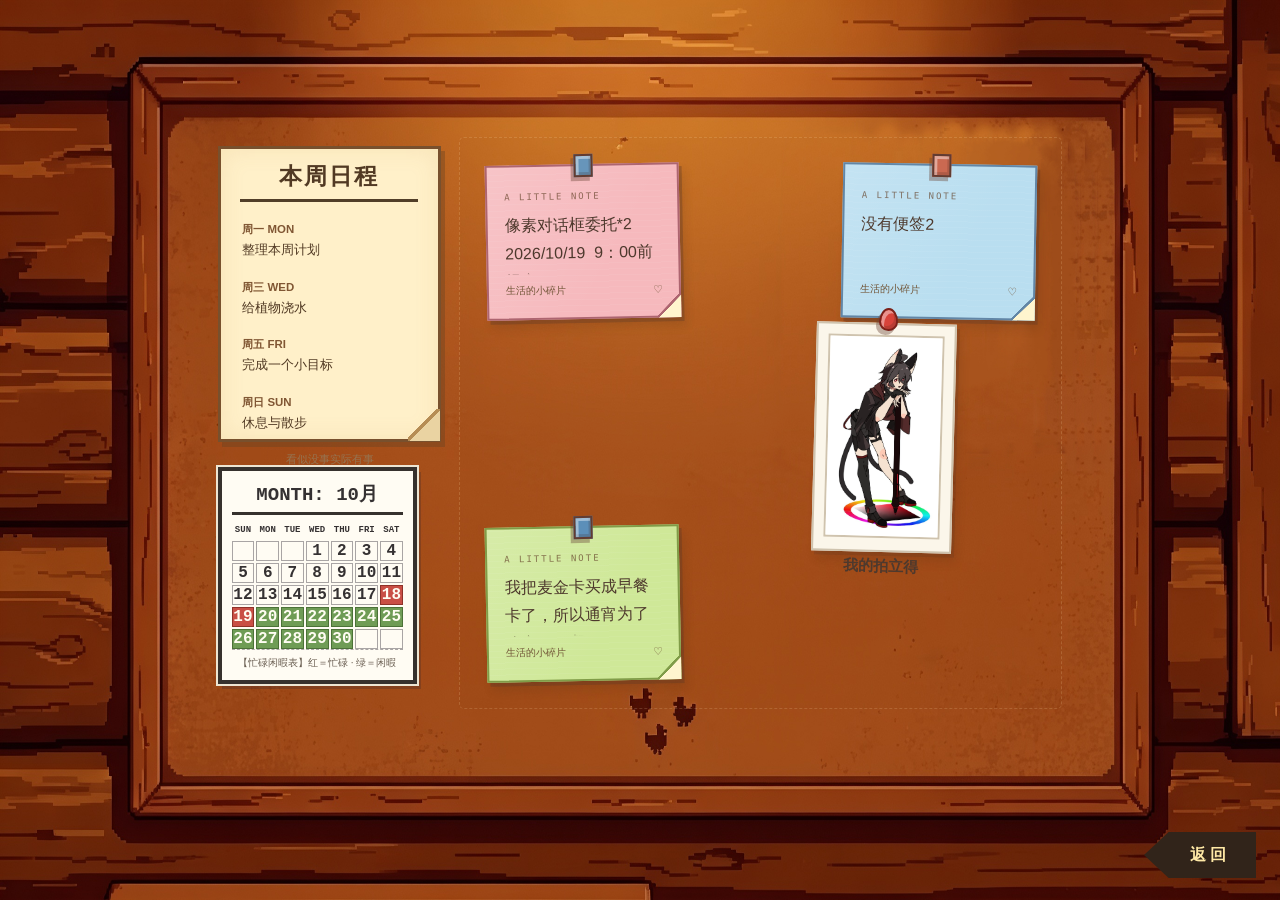
<file: pages/备忘/1/index2.html>
<!DOCTYPE html>
<html lang="zh-CN">
<head>
<meta charset="UTF-8" />
<meta name="viewport" content="width=device-width, initial-scale=1" />
<meta http-equiv="Content-Security-Policy"
      content="default-src 'none'; img-src 'self' data: file:; script-src 'unsafe-inline'; style-src 'unsafe-inline'; connect-src 'none'; object-src 'none'; base-uri 'none'; form-action 'none';" />
<title>叶荼的备忘板</title>
<link rel="icon" type="image/svg+xml" href="/favicon.svg" />
<style>
:root {
  color-scheme: light;
  --ink: #513923;
  --muted: #796044;
  --cream: #fff3d4;
  --wood-dark: #5e301d;
}

* { box-sizing: border-box; }
html { height: 100%; }
body {
  margin: 0;
  height: 100%;
  overflow: hidden;
  color: var(--ink);
  font-family: "Microsoft YaHei", "PingFang SC", "Noto Sans CJK SC", sans-serif;
  background: url("bg.png") center / 100% 100% no-repeat;
}
button, input, textarea, select { font: inherit; }
button { cursor: pointer; }
button, [role="button"] { -webkit-tap-highlight-color: transparent; }
button:focus-visible, [role="button"]:focus-visible,
input:focus-visible, textarea:focus-visible, select:focus-visible {
  outline: 3px solid #164f62;
  outline-offset: 5px;
}
button:disabled { cursor: wait; opacity: .58; }
button {
  min-height: 42px;
  border: 2px solid #795033;
  border-radius: 3px;
  padding: 9px 15px;
  color: var(--ink);
  background: #fff0c9;
  box-shadow: 0 3px 0 #85532f;
  font-weight: 700;
}
button:hover { background: #fff8e6; }
button:active:not(:disabled) {
  translate: 0 2px;
  box-shadow: 0 1px 0 #85532f;
}
button.primary {
  color: #fff9e9;
  background: #577846;
  border-color: #374f2e;
  box-shadow: 0 3px 0 #354e2c;
}
button.primary:hover { background: #668853; }
button.subtle { background: #f4dfb7; }
button.small { padding: 7px 11px; font-size: 13px; }
.page {
  min-width: 820px;
  height: 100vh;
  height: 100dvh;
  padding: 0;
  position: relative;
  display: flex;
  flex-direction: column;
  gap: 0;
}
.board {
  position: absolute;
  inset: 11% 14% 17% 14%;
  display: grid;
  grid-template-columns: minmax(190px, 27fr) minmax(440px, 73fr);
  gap: 18px;
  isolation: isolate;
  padding: clamp(30px, 3vw, 48px);
  overflow: hidden;
}
.sidebar {
  display: flex;
  flex-direction: column;
  align-items: center;
  justify-content: flex-start;
  gap: 25px;
  padding: 9px 0 16px;
  min-width: 0;
}
.info-slot { width: 100%; display: flex; justify-content: flex-start; }
.info-item {
  cursor: pointer;
  flex-shrink: 0;
  position: relative;
  user-select: none;
}
.lift {
  transition: transform 360ms cubic-bezier(.22, 1.5, .45, 1),
              filter 360ms ease;
  transform-origin: center;
}
@media (hover: hover) {
  .info-item:hover {
    transform: scale(1.035) rotate(-1deg);
    filter: drop-shadow(0 6px 3px #4d2b2140);
  }
  .note:hover .note-paper {
    transform: scale(1.04) rotate(1.3deg);
  }
}
.schedule {
  position: relative;
  width: min(100%, 280px, calc((72vh - 150px) * .45));
  aspect-ratio: 370 / 490;
  background: #fff0c9;
  border: 3px solid #78502d;
  box-shadow: 4px 5px 0 #67422266, inset 0 0 23px #c4913a22;
}
.schedule::after {
  content: "";
  position: absolute;
  right: -2px;
  bottom: -2px;
  width: 32px;
  height: 32px;
  background: linear-gradient(135deg, transparent 44%, #b68d55 45% 52%, #ead3a2 53%);
  pointer-events: none;
}
.schedule.imported {
  background: transparent;
  border: 0;
  box-shadow: none;
  filter: drop-shadow(3px 5px 1px #4a2b2455);
}
.schedule.imported::after { display: none; }
.schedule > img {
  position: absolute;
  inset: 0;
  width: 100%;
  height: 100%;
  object-fit: contain;
  image-rendering: pixelated;
  pointer-events: none;
}
.schedule-title {
  position: absolute;
  top: 4%;
  left: 9%;
  right: 9%;
  margin: 0;
  padding: 0 0 7px;
  border-bottom: 3px solid #513e28;
  text-align: center;
  font-size: 23px;
  letter-spacing: 2px;
}
.schedule-lines {
  position: absolute;
  top: 24%;
  left: 10%;
  right: 9%;
  bottom: 12%;
  display: flex;
  flex-direction: column;
  justify-content: flex-start;
  gap: 15px;
  font-size: 13px;
  line-height: 1.75;
}
.schedule-lines p { margin: 0; }
.schedule-lines b { color: #805633; font-size: .88em; display: block; }
.schedule-foot {
  margin-top: auto !important;
  font-size: .83em;
  color: #967451;
  text-align: center;
}
.calendar {
  width: min(100%, 250px, calc((72vh - 150px) * .4));
  aspect-ratio: 1;
  padding: 10px;
  border: 4px solid #36312d;
  outline: 2px solid #ede5d2;
  background: #fffcf3;
  box-shadow: 4px 5px 0 #4d2e2855;
  display: flex;
  flex-direction: column;
  color: #353132;
}
.calendar.imported { padding: 0; border: 0; outline: 0; background: transparent; }
.calendar img {
  display: block;
  width: 100%;
  height: 100%;
  object-fit: contain;
  image-rendering: pixelated;
  pointer-events: none;
}
.calendar-title {
  font-family: Consolas, "Courier New", monospace;
  font-size: 19px;
  font-weight: 900;
  text-align: center;
  border-bottom: 3px solid #36312d;
  margin: 0 0 6px;
  padding-bottom: 5px;
}
.calendar-grid {
  flex: 1;
  display: grid;
  grid-template-columns: repeat(7, 1fr);
  grid-template-rows: 18px repeat(5, 1fr);
  gap: 2px;
}
.calendar-grid span {
  display: flex;
  align-items: center;
  justify-content: center;
  border: 1px solid #a9a5a4;
  font-family: Consolas, "Courier New", monospace;
  font-weight: 700;
  font-size: 16px;
}
.calendar-grid .weekday { font-size: 9px; border: 0; }
.calendar-grid .busy {
  background: #c94f45;
  color: #fffdf2;
  border-color: #8f3229;
}
.calendar-grid .free {
  background: #6f9c55;
  color: #fffdf2;
  border-color: #4c7238;
}
.calendar-legend {
  margin: 0;
  padding-top: 6px;
  border-top: 1px dashed #a9a5a4;
  font-size: 10px;
  text-align: center;
  color: #6b5f52;
}
.workspace {
  display: grid;
  grid-template-rows: minmax(0, 1fr);
  gap: 16px;
  min-width: 0;
  isolation: isolate;
}
.canvas {
  min-width: 0;
  min-height: 240px;
  position: relative;
  overflow: hidden;
  isolation: isolate;
  border: 1px dashed #ffdfa62e;
  border-radius: 5px;
  background: #5b301006;
}
.polaroid {
  --pin: #d8433a;
  position: absolute;
  cursor: grab;
  touch-action: none;
  user-select: none;
  -webkit-user-select: none;
  display: flex;
  flex-direction: column;
  padding: 10px 10px 14px;
  border: 2px solid #cfc3ae;
  background: #fbf6ea;
  box-shadow: 3px 4px 0 #57362733, 5px 9px 10px #49291624;
  transform: rotate(1.5deg);
}
.polaroid::before {
  content: "";
  position: absolute;
  z-index: 3;
  left: calc(50% - 8px);
  top: -17px;
  width: 15px;
  height: 19px;
  background: var(--pin);
  border: 2px solid #7c2119;
  border-radius: 50% / 60% 60% 40% 40%;
  box-shadow:
    inset 3px 3px 0 #ffffff6b,
    inset -2px -3px 0 #3c231c33,
    -3px 4px 0 #69453666;
}
.polaroid-photo {
  aspect-ratio: 3 / 4;
  width: 100%;
  flex-shrink: 0;
  border: 2px solid #cfc3ae;
  background: #efe8da;
  display: flex;
  align-items: center;
  justify-content: center;
  color: #b3a58c;
  font-size: 12px;
  letter-spacing: 2px;
  text-align: center;
  white-space: pre-line;
}
.polaroid-caption {
  margin: 10px 0 0;
  height: 36px;
  flex-shrink: 0;
  display: flex;
  align-items: center;
  justify-content: center;
  font-size: 15px;
  font-weight: 700;
  color: #4e392d;
}
.polaroid.dragging { cursor: grabbing; transform: none; }
.polaroid:focus-visible { outline-offset: 6px; }
.note {
  position: absolute;
  cursor: grab;
  touch-action: none;
  user-select: none;
  -webkit-user-select: none;
}
.note:focus-visible { outline-offset: 10px; }
.paper {
  --paper: #ffe58d;
  --edge: #ab773a;
  --pin: #ca674d;
  position: relative;
  border: 2px solid var(--edge);
  color: #4e392d;
  background:
    repeating-linear-gradient(0deg, transparent 0 5px, #ffffff0d 5px 6px),
    linear-gradient(120deg, #ffffff28, transparent 65%),
    var(--paper);
  box-shadow: 3px 4px 0 #57362755, 5px 9px 10px #49291624;
}
.paper::before {
  content: "";
  position: absolute;
  z-index: 2;
  left: calc(50% - 8px);
  top: -12px;
  width: 15px;
  height: 19px;
  background: var(--pin);
  border: 2px solid #633c31;
  box-shadow:
    inset 3px 3px 0 #ffffff6b,
    inset -2px -3px 0 #3c231c33,
    -3px 4px 0 #69453666;
}
.paper::after {
  content: "";
  position: absolute;
  right: -2px;
  bottom: -2px;
  width: 24px;
  height: 24px;
  background: linear-gradient(135deg, transparent 46%, var(--edge) 47% 53%, #fff5ce 54%);
  pointer-events: none;
}
.note-paper {
  width: 100%;
  height: 100%;
  padding: 25px 17px 19px;
  display: flex;
  flex-direction: column;
  gap: 10px;
  transform: rotate(var(--tilt, -1deg));
  transition: transform 360ms cubic-bezier(.22, 1.5, .45, 1),
              box-shadow 220ms ease;
}
.note.dragging { cursor: grabbing; }
.note.dragging .note-paper {
  transform: none;
  transition: none;
  box-shadow: 5px 7px 0 #57362744, 9px 16px 15px #49291655;
}
.note-kicker {
  font-size: 9px;
  font-family: Consolas, monospace;
  letter-spacing: 2px;
  color: #66452cb8;
}
.note-text {
  margin: 0;
  white-space: pre-wrap;
  overflow-wrap: anywhere;
  line-height: 1.75;
  font-size: 16px;
}
.note .note-text {
  display: -webkit-box;
  -webkit-box-orient: vertical;
  -webkit-line-clamp: 3;
  overflow: hidden;
}
.note-bottom {
  margin-top: auto;
  display: flex;
  justify-content: space-between;
  gap: 5px;
  font-size: 10px;
  color: #715537;
}
.pixel-heart { font-family: Consolas, monospace; font-size: 13px; }
.toast {
  position: fixed;
  z-index: 999999;
  bottom: 23px;
  left: 50%;
  transform: translateX(-50%);
  padding: 12px 21px;
  max-width: calc(100vw - 32px);
  color: #fff8e3;
  background: #493422;
  border: 2px solid #edc98d;
  box-shadow: 4px 4px 0 #2d201a55;
  font-size: 14px;
  pointer-events: none;
}
.toast:empty { display: none; }
body.modal-open { overflow: hidden; }
dialog {
  width: min(650px, calc(100vw - 28px));
  max-height: calc(100vh - 32px);
  max-height: calc(100dvh - 32px);
  padding: 0;
  margin: auto;
  color: var(--ink);
  background: transparent;
  border: none;
  overflow: hidden;
}
dialog[open] {
  display: flex;
  flex-direction: column;
  animation: appear 200ms ease-out;
}
dialog::backdrop {
  background: #281c17b5;
  backdrop-filter: blur(5px);
  -webkit-backdrop-filter: blur(5px);
}
@keyframes appear {
  from { opacity: 0; transform: scale(.96); }
  to { opacity: 1; transform: scale(1); }
}
.dialog-body {
  min-height: 0;
  overflow: auto;
  overscroll-behavior: contain;
  padding: 25px;
}
dialog.no-scroll .dialog-body { overflow: hidden; }
.view-wrap {
  display: flex;
  flex-direction: column;
  align-items: center;
  padding: 13px 9px 14px;
}
.view-wrap .schedule { width: min(380px, 100%); }
.view-wrap .schedule-title { font-size: clamp(23px, 6vw, 35px); }
.view-wrap .schedule-lines { font-size: clamp(13px, 3.8vw, 19px); gap: 18px; }
.view-wrap .calendar { width: min(440px, 100%); }
.view-wrap .calendar-title { font-size: clamp(20px, 6vw, 35px); }
.view-wrap .calendar-grid { grid-template-rows: 26px repeat(5, 1fr); }
.view-wrap .calendar-grid span { font-size: clamp(16px, 4.5vw, 30px); }
.view-wrap .calendar-grid .weekday { font-size: clamp(9px, 2.4vw, 14px); }
.view-caption { margin: 20px 0 0; text-align: center; font-size: 12px; color: var(--muted); }
.flip-scene { perspective: 1400px; width: min(320px, 100%); margin: 0 auto; }
.flip-card {
  position: relative;
  display: grid;
  transform-style: preserve-3d;
  transition: transform 640ms cubic-bezier(.4, .1, .2, 1);
}
.flip-card.flipped { transform: rotateY(180deg); }
.flip-face {
  grid-area: 1 / 1;
  backface-visibility: hidden;
  -webkit-backface-visibility: hidden;
}
.polaroid-static { position: static; transform: none; width: 100%; }
.flip-back {
  transform: rotateY(180deg);
  min-height: 330px;
  padding: 26px 24px;
  border: 3px solid #cfc3ae;
  background: #fbf6ea;
  box-shadow: inset 0 0 0 6px #f1e8d5;
  display: flex;
  flex-direction: column;
  align-items: center;
  justify-content: center;
  gap: 18px;
  text-align: center;
  color: #4e392d;
}
.flip-back h3 { margin: 0; font-size: 20px; }
.flip-back p { margin: 0; line-height: 1.9; font-size: 15px; color: #6b573f; white-space: pre-wrap; overflow-wrap: anywhere; }
.flip-back .flip-hint { font-size: 12px; color: #9a8a72; }
.flip-back a {
  display: inline-block;
  margin-top: 4px;
  padding: 10px 18px;
  border: 2px solid #967149;
  border-radius: 3px;
  background: #fff0c9;
  color: #513923;
  font-weight: 700;
  text-decoration: none;
}
.flip-back a:hover { background: #fff8e6; }
.flip-scene .polaroid-photo { font-size: 16px; }
.big-note {
  width: min(460px, 100%);
  min-height: 280px;
  padding: 40px 29px 32px;
}
.big-note .note-text { font-size: 20px; line-height: 1.9; margin: 20px 0 25px; }
.big-note .note-bottom { font-size: 12px; }
.field-label { display: block; font-weight: 700; margin: 0 0 10px; }
textarea {
  width: 100%;
  min-height: 175px;
  resize: vertical;
  border: 2px solid #b59466;
  border-radius: 3px;
  padding: 13px;
  line-height: 1.8;
  color: var(--ink);
  background: #fffaf0;
}
.counter-row {
  display: flex;
  justify-content: space-between;
  gap: 15px;
  font-size: 12px;
  margin: 6px 0 22px;
  color: var(--muted);
}
.form-error { color: #a0342a; min-height: 20px; font-size: 13px; margin: 12px 0; }
.color-options {
  display: flex;
  flex-wrap: wrap;
  gap: 9px;
  margin: 0;
  padding: 0;
  border: 0;
}
.color-options legend { margin-bottom: 12px; font-weight: 700; }
.color-option {
  display: flex;
  align-items: center;
  gap: 5px;
  padding: 9px;
  border: 2px solid #bc9b75;
  cursor: pointer;
  font-size: 13px;
}
.color-option input { accent-color: #5e7345; }
.form-actions { display: flex; justify-content: flex-end; gap: 11px; margin-top: 20px; }
.material-intro { margin: 0 0 19px; font-size: 13px; line-height: 1.8; color: var(--muted); }
.material-block {
  border: 2px dashed #cfaf7e;
  padding: 16px;
  margin-bottom: 15px;
  background: #fff9eb88;
}
.material-block h3 { font-size: 15px; margin: 0 0 8px; }
.material-block p { font-size: 12px; line-height: 1.75; color: var(--muted); margin: 8px 0; }
.material-block input[type="file"] { width: 100%; font-size: 12px; margin-top: 8px; }
.material-block input::file-selector-button {
  padding: 8px;
  margin-right: 8px;
  border: 1px solid #967149;
  background: #f5dfb8;
  color: #513923;
  cursor: pointer;
}
.material-preview {
  display: block;
  max-width: 100%;
  max-height: 160px;
  margin: 13px auto 0;
  object-fit: contain;
  image-rendering: pixelated;
  background:
    conic-gradient(#eadbc3 25%, #f9f0df 0 50%, #eadbc3 0 75%, #f9f0df 0) 0 0 / 12px 12px;
}
.material-preview:not([src]) { display: none; }
.material-status { min-height: 18px; }
.material-controls { display: flex; flex-wrap: wrap; gap: 12px; align-items: center; margin-top: 12px; }
.check-label { font-size: 12px; line-height: 1.8; }
.material-controls button { min-height: 32px; font-size: 12px; padding: 5px 9px; }
.notice {
  padding: 11px 13px;
  background: #e9efd4;
  border-left: 3px solid #6f8749;
  font-size: 12px;
  line-height: 1.8;
}
@media (max-width: 1000px) {
  .page { padding: 0; }
  .board { padding: 34px; gap: 19px; }
  .sidebar { padding-left: 0; padding-right: 0; }
}
@media (prefers-reduced-motion: reduce) {
  *, *::before, *::after {
    animation: none !important;
    transition: none !important;
    scroll-behavior: auto !important;
  }
  .info-item:hover, .note:hover .note-paper { transform: none; }
}
/* 右下角返回按钮：棕黑色左箭头形状，浅黄色文字 */
.back-btn {
  position: fixed;
  right: 24px;
  bottom: 22px;
  z-index: 50;
  display: inline-flex;
  align-items: center;
  justify-content: center;
  width: 112px;
  height: 46px;
  padding-left: 20px;
  background: #31241a;
  color: #ffe9a6;
  font-size: 16px;
  font-weight: 700;
  letter-spacing: 4px;
  text-decoration: none;
  clip-path: polygon(0 50%, 22% 0, 100% 0, 100% 100%, 22% 100%);
  filter: drop-shadow(3px 4px 0 #57362766);
  transition: transform 160ms ease, filter 160ms ease;
}
.back-btn:hover {
  transform: translateX(-4px);
  filter: drop-shadow(5px 5px 0 #57362777);
}
.back-btn:focus-visible {
  outline: 3px solid #164f62;
  outline-offset: 5px;
}
</style>
</head>
<body>
<div class="page">
  <main class="board" id="board" aria-label="个人木质公告栏">
    <aside class="sidebar" aria-label="固定信息栏">
      <div class="info-slot" id="scheduleSlot"></div>
      <div class="info-slot" id="calendarSlot"></div>
    </aside>

    <section class="workspace" aria-label="彩色便签区">
      <div class="canvas" id="canvas" aria-label="便签拖拽画布"></div>
    </section>
  </main>
</div>

<dialog id="modal">
  <div class="dialog-body" id="modalBody"></div>
</dialog>
<div class="toast" id="toast" role="status" aria-live="polite"></div>
<a class="back-btn" href="../../../ceshi/6/index.html" target="_top" title="返回上一页">返回</a>

<script type="application/json" id="board-data">
{"version":1,"assets":{"schedule":"","calendar":""},"canvasMinHeight":240,"notes":[{"id":"seed1","text":"像素对话框委托*2\n2026/10/19  9：00前提交","color":"pink","u":null,"v":null,"z":1},{"id":"seed2","text":"没有便签2","color":"blue","u":null,"v":null,"z":2},{"id":"seed6","text":"我把麦金卡买成早餐卡了，所以通宵为了吃六折早餐","color":"green","u":null,"v":null,"z":6}],"polaroid":{"u":0.8,"v":0.55,"z":10}}
</script>

<script>
(function () {
  "use strict";

  const $ = id => document.getElementById(id);
  const board = $("board");
  const canvas = $("canvas");
  const dialog = $("modal");
  const modalBody = $("modalBody");
  const PAD = 26;
  const COLORS = {
    pink:   { name: "粉色",   paper: "#f6b9bd", edge: "#ad6570", pin: "#6795ba" },
    blue:   { name: "浅蓝",   paper: "#b9def0", edge: "#6286a6", pin: "#cb6951" },
    yellow: { name: "鹅黄",   paper: "#ffe88f", edge: "#ae8239", pin: "#6f9c55" },
    green:  { name: "浅绿",   paper: "#cfe898", edge: "#809c48", pin: "#5c8fb9" },
    cream:  { name: "奶油色", paper: "#f9e9c9", edge: "#b39878", pin: "#cf9857" }
  };

  // 【忙碌闲暇表】标记日历中的忙碌与闲暇天数，修改下面的数字即可调整变色日期。
  // busy  = 忙碌日期，格子显示红色；free = 闲暇日期，格子显示绿色。
  // 数字 1~30 对应日历中的 1 号~30 号。
  const busyFree = {
    busy: [19, 18],
    free: [20, 21, 22, 23, 24, 25, 26, 27, 28, 29, 30]
  };

  // 【拍立得】钉在便签区的红点头照片，可以拖动，点击放大后 0.5 秒翻到背面。
  // name  = 照片下方显示的名字；intro = 背面的文字介绍；url = 背面的自定义网址链接。
  // 照片图片暂时不齐全，正面先用 3:4 的占位区间，将来补充后再替换这里。
  const polaroidData = {
    name: "我的拍立得",
    intro: "测试",
    url: "https://x.com/yesitubai_1104",
    photo: "[data-uri]"
  };

  let state = JSON.parse($("board-data").textContent);
  const views = new Map();
  let active = null;
  let layoutFrame = 0;
  let lastWidth = -1;
  let lastHeight = -1;
  let previousFocus = null;
  let toastTimer;
  let highestZ = Math.max(0, ...state.notes.map(n => n.z || 0), (state.polaroid && state.polaroid.z) || 0);

  function el(tag, className, text) {
    const node = document.createElement(tag);
    if (className) node.className = className;
    if (text !== undefined) node.textContent = text;
    return node;
  }

  function button(text, className, handler) {
    const b = el("button", className, text);
    b.type = "button";
    if (handler) b.addEventListener("click", handler);
    return b;
  }

  function clamp(value, min, max) {
    return Math.max(min, Math.min(Math.max(min, max), value));
  }

  function toast(message) {
    clearTimeout(toastTimer);
    $("toast").textContent = message;
    toastTimer = setTimeout(() => { $("toast").textContent = ""; }, 4200);
  }

  function paintPaper(node, color) {
    const c = COLORS[color] || COLORS.yellow;
    node.style.setProperty("--paper", c.paper);
    node.style.setProperty("--edge", c.edge);
    node.style.setProperty("--pin", c.pin);
  }

  function localImage(data, alt) {
    const img = new Image();
    img.src = data;
    img.alt = alt;
    img.draggable = false;
    return img;
  }

  function makeSchedule() {
    const imported = Boolean(state.assets.schedule);
    const sheet = el("div", "schedule" + (imported ? " imported" : ""));
    if (imported) {
      const img = localImage(state.assets.schedule, "从素材 B 单独裁切的本周日程纸张");
      img.addEventListener("load", () => {
        sheet.style.aspectRatio = img.naturalWidth + " / " + img.naturalHeight;
      });
      sheet.append(img);
    } else {
      sheet.append(el("h2", "schedule-title", "本周日程"));
    }

    const lines = el("div", "schedule-lines");
    [
      ["周一 MON", "整理本周计划"],
      ["周三 WED", "给植物浇水"],
      ["周五 FRI", "完成一个小目标"],
      ["周日 SUN", "休息与散步"]
    ].forEach(([day, text]) => {
      const p = el("p");
      p.append(el("b", "", day), document.createTextNode(text));
      lines.append(p);
    });
    lines.append(el("p", "schedule-foot", "看似没事实际有事"));
    sheet.append(lines);
    return sheet;
  }

  function makeCalendar() {
    const sheet = el("div", "calendar" + (state.assets.calendar ? " imported" : ""));
    if (state.assets.calendar) {
      const img = localImage(state.assets.calendar, "静态装饰月历，不代表当前月份");
      img.addEventListener("load", () => {
        sheet.style.aspectRatio = img.naturalWidth + " / " + img.naturalHeight;
      });
      sheet.append(img);
    } else {
      sheet.append(el("div", "calendar-title", "MONTH: 10月"));
      const grid = el("div", "calendar-grid");
      ["SUN", "MON", "TUE", "WED", "THU", "FRI", "SAT"].forEach(day => {
        grid.append(el("span", "weekday", day));
      });
      for (let i = 0; i < 35; i++) {
        const day = i - 2;
        const mark = busyFree.busy.includes(day) ? " busy" : (busyFree.free.includes(day) ? " free" : "");
        grid.append(el("span", mark, day >= 1 && day <= 30 ? String(day) : ""));
      }
      sheet.append(grid);
      sheet.append(el("p", "calendar-legend", "【忙碌闲暇表】红＝忙碌 · 绿＝闲暇"));
    }
    return sheet;
  }

  function activateInfo(node, kind, label) {
    node.classList.add("info-item", "lift");
    node.tabIndex = 0;
    node.setAttribute("role", "button");
    node.setAttribute("aria-label", label + "，点击放大");
    node.addEventListener("click", () => showInfo(kind, node));
    node.addEventListener("keydown", e => {
      if ((e.key === "Enter" || e.key === " ") && !e.repeat) {
        e.preventDefault();
        showInfo(kind, node);
      }
    });
  }

  function applyAssets() {
    const schedule = makeSchedule();
    const calendar = makeCalendar();
    activateInfo(schedule, "schedule", "本周日程");
    activateInfo(calendar, "calendar", "静态月历");
    $("scheduleSlot").replaceChildren(schedule);
    $("calendarSlot").replaceChildren(calendar);
    queueLayout();
  }

  function fillNote(paper, note, full) {
    paintPaper(paper, note.color);
    paper.append(el("div", "note-kicker", "A LITTLE NOTE"));
    paper.append(el("p", "note-text", note.text));
    const bottom = el("div", "note-bottom");
    bottom.append(
      el("span", "", full ? "好好收藏这一刻" : "生活的小碎片"),
      el("span", "pixel-heart", "♡")
    );
    paper.append(bottom);
  }

  function openModal(title, content, origin, initialFocus) {
    if (dialog.open) return;
    if (active) finishGesture(false);
    previousFocus = origin || document.activeElement;
    modalBody.replaceChildren(content);
    modalBody.scrollTop = 0;
    document.body.classList.add("modal-open");
    dialog.showModal();
    if (initialFocus) initialFocus.focus({ preventScroll: true });
  }

  function closeModal() {
    if (dialog.open) dialog.close();
  }

  dialog.addEventListener("cancel", e => {
    e.preventDefault();
    requestClose();
  });
  dialog.addEventListener("close", () => {
    document.body.classList.remove("modal-open");
    dialog.classList.remove("no-scroll");
    polaroidModalActive = false;
    polaroidClosing = false;
    polaroidSide = "front";
    polaroidCardEl = null;
    clearTimeout(polaroidFlipTimer);
    clearTimeout(polaroidCloseTimer);
    const target = previousFocus;
    previousFocus = null;
    if (target && target.isConnected) target.focus({ preventScroll: true });
  });

  function outsideDialog(e) {
    const r = dialog.getBoundingClientRect();
    return e.clientX < r.left || e.clientX > r.right ||
           e.clientY < r.top || e.clientY > r.bottom;
  }
  let backdropDown = false;
  dialog.addEventListener("pointerdown", e => {
    backdropDown = e.target === dialog && outsideDialog(e);
  });
  dialog.addEventListener("click", e => {
    if (backdropDown && e.target === dialog && outsideDialog(e)) requestClose();
    backdropDown = false;
  });

  function showInfo(kind, origin) {
    const wrap = el("div", "view-wrap");
    wrap.append(kind === "schedule" ? makeSchedule() : makeCalendar());
    openModal(kind === "schedule" ? "本周日程" : "月历 · 静态装饰", wrap, origin);
  }

  function showNote(note, origin) {
    const wrap = el("div", "view-wrap");
    const paper = el("article", "paper big-note");
    fillNote(paper, note, true);
    wrap.append(paper);
    openModal("一张生活碎片", wrap, origin);
  }

  function dimensions() {
    const cw = canvas.clientWidth;
    const ch = canvas.clientHeight;
    // 最窄的画布也为纸片、图钉和悬停动画留出空间。
    const pad = Math.min(PAD, cw / 8, ch / 8);
    const width = Math.max(1, Math.min(194, (cw - pad * 3) / 2, cw - pad * 2));
    const height = Math.max(1, Math.min(174, (ch - pad * 4) / 3, ch - pad * 2));
    const pWidth = Math.max(1, Math.min(140, cw - pad * 2));
    const pHeight = Math.round(74 + (pWidth - 24) * 4 / 3);
    return {
      cw, ch, pad, width, height,
      pWidth, pHeight,
      spanX: Math.max(0, cw - pad * 2 - width),
      spanY: Math.max(0, ch - pad * 2 - height),
      pSpanX: Math.max(0, cw - pad * 2 - pWidth),
      pSpanY: Math.max(0, ch - pad * 2 - pHeight)
    };
  }

  function normalizeInitialPositions(d) {
    const pending = state.notes.filter(n => n.u === null || n.v === null);
    if (!pending.length) return;
    const cols = Math.max(1, Math.floor((d.cw - d.pad * 2 + 24) / (d.width + 24)));
    const rows = Math.max(1, Math.ceil(state.notes.length / cols));
    state.notes.forEach((n, index) => {
      if (n.u !== null && n.v !== null) return;
      const col = index % cols;
      const row = Math.floor(index / cols);
      n.u = cols === 1 ? .5 : col / (cols - 1);
      n.v = rows === 1 ? .45 : row / (rows - 1);
      // 轻微错落，保留足够行列间距。
      if (n.u > 0 && n.u < 1) n.u = clamp(n.u + (index % 2 ? .012 : -.012), 0, 1);
      if (n.v > 0 && n.v < 1) n.v = clamp(n.v + (index % 2 ? .014 : -.014), 0, 1);
    });
  }

  function positionNote(note, view, d) {
    note.u = clamp(Number.isFinite(note.u) ? note.u : .5, 0, 1);
    note.v = clamp(Number.isFinite(note.v) ? note.v : .5, 0, 1);
    view.x = d.pad + note.u * d.spanX;
    view.y = d.pad + note.v * d.spanY;
    view.node.style.width = d.width + "px";
    view.node.style.height = d.height + "px";
    view.node.style.left = view.x + "px";
    view.node.style.top = view.y + "px";
    view.node.style.zIndex = String(note.z || 1);
  }

  function layout() {
    layoutFrame = 0;
    const d = dimensions();
    if (!d.cw || !d.ch) return;
    if (d.cw !== lastWidth || d.ch !== lastHeight) {
      finishGesture(false);
      finishPolaroidGesture(false);
    }
    lastWidth = d.cw;
    lastHeight = d.ch;
    normalizeInitialPositions(d);
    state.notes.forEach(note => {
      const view = views.get(note.id);
      if (view) positionNote(note, view, d);
    });
    if (polaroidView) positionPolaroid(state.polaroid, polaroidView, d);
  }

  function queueLayout() {
    if (!layoutFrame) layoutFrame = requestAnimationFrame(layout);
  }

  function bringToFront(note, node) {
    // 防止长时间操作后 z-index 无限增长。
    if (highestZ > 100000) {
      [...state.notes].sort((a, b) => a.z - b.z).forEach((n, index) => {
        n.z = index + 1;
        const view = views.get(n.id);
        if (view) view.node.style.zIndex = String(n.z);
      });
      highestZ = state.notes.length;
    }
    note.z = ++highestZ;
    node.style.zIndex = String(note.z);
  }

  function startGesture(e, note, view) {
    if (dialog.open || active || !e.isPrimary || e.button !== 0) return;
    e.preventDefault();
    view.node.focus({ preventScroll: true });
    bringToFront(note, view.node);
    active = {
      pointerId: e.pointerId,
      note, view,
      pointerX: e.clientX,
      pointerY: e.clientY,
      startX: view.x,
      startY: view.y,
      moved: false
    };
    try {
      view.node.setPointerCapture(e.pointerId);
    } catch (error) {
      active = null;
    }
  }

  function moveGesture(e) {
    const a = active;
    if (!a || e.pointerId !== a.pointerId) return;
    // 检查合并的 Pointer Events，避免快速移出又移回被误判为点击。
    let samples = [e];
    if (typeof e.getCoalescedEvents === "function") {
      const coalesced = e.getCoalescedEvents();
      if (coalesced.length) samples = coalesced.concat(e);
    }
    for (const sample of samples) {
      if (Math.hypot(sample.clientX - a.pointerX, sample.clientY - a.pointerY) > 6) {
        a.moved = true;
      }
    }
    if (!a.moved) return;
    if (e.cancelable) e.preventDefault();
    a.view.node.classList.add("dragging");
    const d = dimensions();
    const x = clamp(a.startX + e.clientX - a.pointerX, d.pad, d.pad + d.spanX);
    const y = clamp(a.startY + e.clientY - a.pointerY, d.pad, d.pad + d.spanY);
    a.note.u = d.spanX ? (x - d.pad) / d.spanX : .5;
    a.note.v = d.spanY ? (y - d.pad) / d.spanY : .5;
    positionNote(a.note, a.view, d);
  }

  function finishGesture(allowClick) {
    const a = active;
    if (!a) return;
    active = null;
    a.view.node.classList.remove("dragging");
    try {
      if (a.view.node.hasPointerCapture(a.pointerId)) {
        a.view.node.releasePointerCapture(a.pointerId);
      }
    } catch (error) {
      // 指针可能已由浏览器自动释放。
    }
    if (allowClick && !a.moved) showNote(a.note, a.view.node);
  }

  function mountNote(note, index) {
    const node = el("div", "note");
    node.tabIndex = 0;
    node.setAttribute("role", "button");
    node.setAttribute("aria-label", "便签：" + note.text + "。按 Enter 放大，方向键移动。");
    node.setAttribute("aria-haspopup", "dialog");
    const paper = el("div", "paper note-paper");
    paper.style.setProperty("--tilt", (index % 2 ? 1 : -1.1) + "deg");
    fillNote(paper, note, false);
    node.append(paper);
    const view = { node, x: 0, y: 0 };
    views.set(note.id, view);

    node.addEventListener("pointerdown", e => startGesture(e, note, view));
    node.addEventListener("pointermove", moveGesture);
    node.addEventListener("pointerup", e => {
      if (!active || active.pointerId !== e.pointerId) return;
      moveGesture(e);
      finishGesture(true);
    });
    node.addEventListener("pointercancel", e => {
      if (active && active.pointerId === e.pointerId) finishGesture(false);
    });
    node.addEventListener("lostpointercapture", e => {
      if (active && active.pointerId === e.pointerId) finishGesture(false);
    });
    // 鼠标/触摸打开只由 pointerup 决定，绝不使用浏览器后续 click 打开放大。
    node.addEventListener("click", e => e.preventDefault());
    node.addEventListener("keydown", e => {
      if (dialog.open || active) return;
      if ((e.key === "Enter" || e.key === " ") && !e.repeat) {
        e.preventDefault();
        showNote(note, node);
        return;
      }
      const keys = {
        ArrowLeft: [-1, 0], ArrowRight: [1, 0],
        ArrowUp: [0, -1], ArrowDown: [0, 1]
      };
      if (!keys[e.key]) return;
      e.preventDefault();
      const d = dimensions();
      const step = e.shiftKey ? 20 : 8;
      const [dx, dy] = keys[e.key];
      note.u = d.spanX ? clamp(note.u + dx * step / d.spanX, 0, 1) : .5;
      note.v = d.spanY ? clamp(note.v + dy * step / d.spanY, 0, 1) : .5;
      bringToFront(note, node);
      positionNote(note, view, d);
    });
    canvas.append(node);
  }

  let polaroidView = null;
  let polaroidActive = null;
  let polaroidSide = "front";
  let polaroidModalActive = false;
  let polaroidClosing = false;
  let polaroidCardEl = null;
  let polaroidFlipTimer = 0;
  let polaroidCloseTimer = 0;

  function positionPolaroid(p, view, d) {
    p.u = clamp(Number.isFinite(p.u) ? p.u : .5, 0, 1);
    p.v = clamp(Number.isFinite(p.v) ? p.v : .5, 0, 1);
    view.x = d.pad + p.u * d.pSpanX;
    view.y = d.pad + p.v * d.pSpanY;
    view.node.style.width = d.pWidth + "px";
    view.node.style.height = d.pHeight + "px";
    view.node.style.left = view.x + "px";
    view.node.style.top = view.y + "px";
    view.node.style.zIndex = String(p.z || 1);
  }

  function makePolaroidPhoto() {
    const box = el("div", "polaroid-photo");
    if (polaroidData.photo) {
      const img = localImage(polaroidData.photo, polaroidData.name);
      img.style.cssText = "width:100%;height:100%;object-fit:cover;display:block;";
      box.append(img);
    } else {
      box.textContent = "3:4 照片占位\n图片待补充";
    }
    return box;
  }
  function makePolaroidNode() {
    const node = el("div", "polaroid");
    node.tabIndex = 0;
    node.setAttribute("role", "button");
    node.setAttribute("aria-label", "拍立得照片，点击放大查看");
    node.setAttribute("aria-haspopup", "dialog");
    node.append(
      makePolaroidPhoto(),
      el("div", "polaroid-caption", polaroidData.name)
    );
    return node;
  }

  function startPolaroidGesture(e, p, view) {
    if (dialog.open || polaroidActive || active || !e.isPrimary || e.button !== 0) return;
    e.preventDefault();
    view.node.focus({ preventScroll: true });
    p.z = ++highestZ;
    view.node.style.zIndex = String(p.z);
    polaroidActive = {
      pointerId: e.pointerId,
      p, view,
      pointerX: e.clientX,
      pointerY: e.clientY,
      startX: view.x,
      startY: view.y,
      moved: false
    };
    try {
      view.node.setPointerCapture(e.pointerId);
    } catch (error) {
      polaroidActive = null;
    }
  }

  function movePolaroidGesture(e) {
    const a = polaroidActive;
    if (!a || e.pointerId !== a.pointerId) return;
    let samples = [e];
    if (typeof e.getCoalescedEvents === "function") {
      const coalesced = e.getCoalescedEvents();
      if (coalesced.length) samples = coalesced.concat(e);
    }
    for (const sample of samples) {
      if (Math.hypot(sample.clientX - a.pointerX, sample.clientY - a.pointerY) > 6) a.moved = true;
    }
    if (!a.moved) return;
    if (e.cancelable) e.preventDefault();
    a.view.node.classList.add("dragging");
    const d = dimensions();
    const x = clamp(a.startX + e.clientX - a.pointerX, d.pad, d.pad + d.pSpanX);
    const y = clamp(a.startY + e.clientY - a.pointerY, d.pad, d.pad + d.pSpanY);
    a.p.u = d.pSpanX ? (x - d.pad) / d.pSpanX : .5;
    a.p.v = d.pSpanY ? (y - d.pad) / d.pSpanY : .5;
    positionPolaroid(a.p, a.view, d);
  }

  function finishPolaroidGesture(allowClick) {
    const a = polaroidActive;
    if (!a) return;
    polaroidActive = null;
    a.view.node.classList.remove("dragging");
    try {
      if (a.view.node.hasPointerCapture(a.pointerId)) a.view.node.releasePointerCapture(a.pointerId);
    } catch (error) {
      // 指针可能已由浏览器自动释放。
    }
    if (allowClick && !a.moved) showPolaroid();
  }

  function mountPolaroid() {
    if (!state.polaroid) state.polaroid = { u: .8, v: .55, z: 10 };
    const node = makePolaroidNode();
    const view = { node, x: 0, y: 0 };
    polaroidView = view;
    const p = state.polaroid;
    node.addEventListener("pointerdown", e => startPolaroidGesture(e, p, view));
    node.addEventListener("pointermove", movePolaroidGesture);
    node.addEventListener("pointerup", e => {
      if (!polaroidActive || polaroidActive.pointerId !== e.pointerId) return;
      movePolaroidGesture(e);
      finishPolaroidGesture(true);
    });
    node.addEventListener("pointercancel", e => {
      if (polaroidActive && polaroidActive.pointerId === e.pointerId) finishPolaroidGesture(false);
    });
    node.addEventListener("lostpointercapture", e => {
      if (polaroidActive && polaroidActive.pointerId === e.pointerId) finishPolaroidGesture(false);
    });
    node.addEventListener("click", e => e.preventDefault());
    node.addEventListener("keydown", e => {
      if (dialog.open || polaroidActive || active) return;
      if ((e.key === "Enter" || e.key === " ") && !e.repeat) {
        e.preventDefault();
        showPolaroid();
      }
    });
    canvas.append(node);
    layout();
  }

  function flipPolaroid() {
    if (!polaroidCardEl) return;
    polaroidSide = polaroidSide === "front" ? "back" : "front";
    polaroidCardEl.classList.toggle("flipped", polaroidSide === "back");
  }

  function showPolaroid() {
    const scene = el("div", "flip-scene");
    const card = el("div", "flip-card");
    polaroidCardEl = card;

    const front = el("div", "polaroid polaroid-static flip-face flip-front");
    front.append(
      makePolaroidPhoto(),
      el("div", "polaroid-caption", polaroidData.name)
    );

    const back = el("div", "flip-face flip-back");
    const link = el("a");
    link.href = /^https?:\/\//i.test(polaroidData.url) ? polaroidData.url : "https://" + polaroidData.url;
    link.target = "_blank";
    link.rel = "noopener noreferrer";
    link.textContent = polaroidData.url;
    back.append(
      el("h3", "", polaroidData.name),
      el("p", "", polaroidData.intro),
      link,
      el("p", "flip-hint", "点击照片以外的空白处可翻回正面")
    );
    card.append(front, back);
    scene.append(card);

    card.addEventListener("click", e => {
      if (polaroidClosing) return;
      if (e.target.closest("a")) return;
      flipPolaroid();
    });

    polaroidSide = "front";
    polaroidClosing = false;
    polaroidModalActive = true;
    dialog.classList.add("no-scroll");
    openModal("拍立得", scene, null);

    // 打开 0.5 秒后自动翻到背面。
    polaroidFlipTimer = setTimeout(() => {
      if (polaroidModalActive) flipPolaroid();
    }, 500);
  }

  function requestClose() {
    if (polaroidModalActive && polaroidSide === "back" && !polaroidClosing) {
      polaroidClosing = true;
      flipPolaroid();
      polaroidCloseTimer = setTimeout(() => {
        polaroidClosing = false;
        closeModal();
      }, 660);
      return;
    }
    if (polaroidClosing) return;
    closeModal();
  }

  function renderNotes() {
    canvas.replaceChildren();
    views.clear();
    state.notes.forEach(mountNote);
    layout();
  }

  function arrangeNotes() {
    if (active) finishGesture(false);
    const d = dimensions();
    const cols = Math.max(1, Math.floor((d.cw - d.pad * 2 + 24) / (d.width + 24)));
    const rows = Math.max(1, Math.ceil(state.notes.length / cols));
    state.canvasMinHeight = Math.max(600, rows * (174 + 26) + 26);
    canvas.style.minHeight = state.canvasMinHeight + "px";
    state.notes.forEach(n => { n.u = null; n.v = null; });
    layout();
    toast("便签已经排好，仍然可以随意拖动。");
  }

  function showNewNote() {
    const form = el("form");
    const label = el("label", "field-label", "今天想记住什么？");
    label.htmlFor = "newNoteText";
    const textarea = el("textarea");
    textarea.id = "newNoteText";
    textarea.maxLength = 300;
    textarea.placeholder = "写下一个小计划，或一句想送给自己的话……";
    textarea.setAttribute("aria-describedby", "noteTextCount newNoteError");

    const counters = el("div", "counter-row");
    const count = el("span", "", "0 / 300");
    count.id = "noteTextCount";
    counters.append(el("span", "", "支持换行，长内容可在放大后完整查看"), count);

    const options = el("fieldset", "color-options");
    options.append(el("legend", "", "挑一张喜欢的纸"));
    Object.entries(COLORS).forEach(([key, color], index) => {
      const option = el("label", "color-option");
      option.style.backgroundColor = color.paper;
      const input = el("input");
      input.type = "radio";
      input.name = "noteColor";
      input.value = key;
      input.checked = index === 0;
      option.append(input, document.createTextNode(color.name));
      options.append(option);
    });

    const error = el("p", "form-error");
    error.id = "newNoteError";
    error.setAttribute("role", "alert");

    textarea.addEventListener("input", () => {
      count.textContent = textarea.value.length + " / 300";
      error.textContent = "";
      textarea.removeAttribute("aria-invalid");
    });

    const actions = el("div", "form-actions");
    const cancel = button("取消", "", closeModal);
    const create = button("创建便签", "primary");
    create.type = "submit";
    actions.append(cancel, create);
    form.append(label, textarea, counters, options, error, actions);

    form.addEventListener("submit", e => {
      e.preventDefault();
      if (!textarea.value.trim()) {
        error.textContent = "先写下一点内容吧，哪怕只是一句“今天很好”。";
        textarea.setAttribute("aria-invalid", "true");
        textarea.focus();
        return;
      }
      if (textarea.value.length > 300) {
        error.textContent = "这张小纸最多容纳 300 字，请稍微精简一下。";
        return;
      }
      const color = form.querySelector('input[name="noteColor"]:checked').value;
      const offset = (state.notes.length % 5 - 2) * .045;
      const note = {
        id: "note-" + Date.now() + "-" + Math.random().toString(36).slice(2, 8),
        text: textarea.value,
        color,
        u: clamp(.5 + offset, 0, 1),
        v: clamp(.45 + offset, 0, 1),
        z: ++highestZ
      };
      state.notes.push(note);
      mountNote(note, state.notes.length - 1);
      layout();
      closeModal();
      toast("新的小纸条已贴上。记得导出，保存这份生活板。");
    });
    openModal("＋ 新增一张便签", form, $("addButton"), textarea);
  }

  function readFile(file) {
    return new Promise((resolve, reject) => {
      const reader = new FileReader();
      reader.onload = () => resolve(String(reader.result));
      reader.onerror = () => reject(new Error("读取失败，请重新选择图片。"));
      reader.onabort = () => reject(new Error("图片读取已取消。"));
      reader.readAsDataURL(file);
    });
  }

  function decodeImage(data) {
    return new Promise((resolve, reject) => {
      const image = new Image();
      image.onload = () => resolve(image);
      image.onerror = () => reject(new Error("无法识别这张图片，请使用 PNG、JPG、WebP、GIF 或 BMP。"));
      image.src = data;
    });
  }

  async function loadLocalImage(file) {
    if (!file) throw new Error("没有选中图片。");
    const mimeOK = /^image\/(png|jpeg|webp|gif|bmp|x-ms-bmp)$/i.test(file.type);
    const extensionOK = /\.(png|jpe?g|webp|gif|bmp)$/i.test(file.name);
    if (!(mimeOK || (!file.type && extensionOK))) {
      throw new Error("请选择 PNG、JPG、WebP、GIF 或 BMP 图片；不使用 SVG 外部资源。");
    }
    if (file.size > 20 * 1024 * 1024) {
      throw new Error("这张图片超过 20 MB，请选择较小的图片。");
    }
    const data = await readFile(file);
    const image = await decodeImage(data);
    if (!image.naturalWidth || !image.naturalHeight ||
        image.naturalWidth * image.naturalHeight > 40000000) {
      throw new Error("图片尺寸过大或无效，请选择不超过 4000 万像素的图片。");
    }
    return { data, image };
  }

  function removeEdgeWhite(context, width, height) {
    // 只从图像外边缘漫水清除近白色像素，不全图抠白。
    // 棕色纸边会阻止漫水进入纸张内部，保护浅色纸张。
    const imageData = context.getImageData(0, 0, width, height);
    const pixels = imageData.data;
    const seen = new Uint8Array(width * height);
    const queue = new Int32Array(width * height);
    let head = 0;
    let tail = 0;

    function visit(index) {
      if (seen[index]) return;
      seen[index] = 1;
      const p = index * 4;
      const nearWhite = pixels[p] >= 247 &&
                        pixels[p + 1] >= 247 &&
                        pixels[p + 2] >= 247;
      if (pixels[p + 3] === 0 || nearWhite) queue[tail++] = index;
    }

    for (let x = 0; x < width; x++) {
      visit(x);
      visit((height - 1) * width + x);
    }
    for (let y = 0; y < height; y++) {
      visit(y * width);
      visit(y * width + width - 1);
    }

    while (head < tail) {
      const index = queue[head++];
      pixels[index * 4 + 3] = 0;
      const x = index % width;
      const y = Math.floor(index / width);
      if (x > 0) visit(index - 1);
      if (x + 1 < width) visit(index + 1);
      if (y > 0) visit(index - width);
      if (y + 1 < height) visit(index + width);
    }
    context.putImageData(imageData, 0, 0);
  }

  function cropSchedule(image, clearWhite) {
    // 素材 B 原合集参考尺寸 2048 × 1152。
    // 仅截取左上“本周日程”长纸，比例坐标兼容等比缩放后的合集。
    const sourceX = Math.round(image.naturalWidth * 124 / 2048);
    const sourceY = Math.round(image.naturalHeight * 118 / 1152);
    const sourceW = Math.round(image.naturalWidth * 383 / 2048);
    const sourceH = Math.round(image.naturalHeight * 500 / 1152);
    const scale = Math.min(1, 1000 / Math.max(sourceW, sourceH));
    const out = document.createElement("canvas");
    out.width = Math.max(1, Math.round(sourceW * scale));
    out.height = Math.max(1, Math.round(sourceH * scale));
    const context = out.getContext("2d", { willReadFrequently: true });
    if (!context) throw new Error("浏览器无法创建裁切画布。");
    context.imageSmoothingEnabled = false;
    context.drawImage(
      image, sourceX, sourceY, sourceW, sourceH,
      0, 0, out.width, out.height
    );
    if (clearWhite) removeEdgeWhite(context, out.width, out.height);
    return out.toDataURL("image/png");
  }

  function showMaterials() {
    const draft = { ...state.assets };
    const wrap = el("div");
    wrap.append(el("p", "material-intro",
      "图片只在本机通过 FileReader 读取，不会上传。初始纸张是 CSS 替代绘制；导入后点击“应用素材”，再导出，即可得到真正内嵌图片的单文件网页。"
    ));

    let pending = 0;
    const apply = button("应用素材", "primary");
    const generalStatus = el("p", "form-error");
    generalStatus.setAttribute("role", "status");

    const configs = [
      {
        key: "schedule",
        title: "素材 B · 日程与彩色便签合集",
        description: "请选择完整合集，而不是单独纸张。内置预设会按原图比例，仅裁切左上角“本周日程”。右侧彩色便签仍由 CSS 绘制。"
      },
      {
        key: "calendar",
        title: "素材 C · 黑白像素月历",
        description: "完整保留原图比例，不添加第二套日期。它始终是一张静态装饰月历。"
      }
    ];

    configs.forEach(config => {
      const section = el("section", "material-block");
      section.append(el("h3", "", config.title), el("p", "", config.description));
      const input = el("input");
      input.type = "file";
      input.accept = "image/png,image/jpeg,image/webp,image/gif,image/bmp";
      input.setAttribute("aria-label", "选择" + config.title);
      const preview = el("img", "material-preview");
      preview.alt = config.key === "schedule" ? "单独裁切后的本周日程预览" : config.title + "预览";
      preview.draggable = false;
      if (draft[config.key]) preview.src = draft[config.key];

      const status = el("p", "material-status",
        draft[config.key] ? "已有内嵌素材。" : "目前使用 CSS 替代绘制。");
      status.setAttribute("aria-live", "polite");
      const controls = el("div", "material-controls");
      const reset = button("使用 CSS 替代", "", () => {
        draft[config.key] = "";
        preview.removeAttribute("src");
        input.value = "";
        loadedScheduleImage = null;
        status.textContent = "应用后将使用 CSS 替代绘制。";
      });
      controls.append(reset);

      let clearWhite = null;
      let loadedScheduleImage = null;

      if (config.key === "schedule") {
        const label = el("label", "check-label");
        clearWhite = el("input");
        clearWhite.type = "checkbox";
        clearWhite.checked = true;
        label.append(clearWhite, document.createTextNode(" 仅去除与外缘连通的近白色背景"));
        controls.prepend(label);
        clearWhite.addEventListener("change", () => {
          if (!loadedScheduleImage) {
            status.textContent = "请重新选择素材 B 后应用此去白设置。";
            return;
          }
          try {
            draft.schedule = cropSchedule(loadedScheduleImage, clearWhite.checked);
            preview.src = draft.schedule;
            status.textContent = clearWhite.checked
              ? "已重新裁切，并清理外缘白底。请检查预览。"
              : "已重新裁切，保留原有白底。";
          } catch (error) {
            status.textContent = error.message;
          }
        });
      }

      input.addEventListener("change", async () => {
        const file = input.files && input.files[0];
        if (!file) return;
        pending++;
        apply.disabled = true;
        input.disabled = true;
        reset.disabled = true;
        if (clearWhite) clearWhite.disabled = true;
        status.textContent = "正在本地读取，请稍等……";
        generalStatus.textContent = "";
        try {
          const loaded = await loadLocalImage(file);
          if (config.key === "schedule") {
            const ratio = loaded.image.naturalWidth / loaded.image.naturalHeight;
            if (Math.abs(ratio - 2048 / 1152) > .15) {
              throw new Error("图片比例不像素材 B 的完整合集。请选择你提供的横向完整合集，或保留 CSS 日程纸。");
            }
            loadedScheduleImage = loaded.image;
            draft.schedule = cropSchedule(loaded.image, clearWhite.checked);
            preview.src = draft.schedule;
            status.textContent = "已单独取出左上长纸，请确认预览中只有“本周日程”。";
          } else {
            draft[config.key] = loaded.data;
            preview.src = loaded.data;
            status.textContent = "已在本地读取，等待应用。";
          }
        } catch (error) {
          status.textContent = error.message || "处理失败，请重新选择。";
        } finally {
          pending--;
          input.disabled = false;
          reset.disabled = false;
          if (clearWhite) clearWhite.disabled = false;
          apply.disabled = pending > 0;
        }
      });

      section.append(input, preview, status, controls);
      wrap.append(section);
    });

    wrap.append(el("p", "notice",
      "素材 B 的预设裁切适用于你提供的同一布局合集；不适用于重新排版的其他合集。去白采用外缘连通方式，如果预览不理想，可取消去白，或继续使用完整可用的 CSS 纸张。"
    ));
    const actions = el("div", "form-actions");
    actions.append(button("取消", "", closeModal), apply);
    wrap.append(generalStatus, actions);

    apply.addEventListener("click", () => {
      if (pending) return;
      state.assets = { ...draft };
      applyAssets();
      closeModal();
      toast("素材已应用。点击“导出单文件网页”可连同图片一起保存。");
    });
    openModal("更换素材 · 全程本地", wrap, $("materialsButton"));
  }

  function exportPage() {
    if (active) finishGesture(false);
    layout();
    try {
      const snapshot = {
        version: 1,
        assets: { ...state.assets },
        canvasMinHeight: state.canvasMinHeight || 600,
        notes: state.notes.map(n => ({
          id: n.id,
          text: n.text,
          color: n.color,
          u: n.u,
          v: n.v,
          z: n.z
        })),
        polaroid: {
          u: state.polaroid.u,
          v: state.polaroid.v,
          z: state.polaroid.z
        }
      };

      const clone = document.documentElement.cloneNode(true);
      // 清除运行时副本，重新打开时由内嵌数据生成界面。
      clone.querySelector("#canvas").replaceChildren();
      clone.querySelector("#scheduleSlot").replaceChildren();
      clone.querySelector("#calendarSlot").replaceChildren();
      clone.querySelector("#modalBody").replaceChildren();
      clone.querySelector("#modal").removeAttribute("open");
      clone.querySelector("#toast").textContent = "";
      clone.querySelector("body").classList.remove("modal-open");

      // 转义尖括号，避免用户文本提前结束 JSON 脚本节点。
      clone.querySelector("#board-data").textContent = JSON.stringify(snapshot)
        .replace(/</g, "\\u003c")
        .replace(/\u2028/g, "\\u2028")
        .replace(/\u2029/g, "\\u2029");

      const html = "<!DOCTYPE html>\n" + clone.outerHTML;
      const blob = new Blob([html], { type: "text/html;charset=utf-8" });
      // Blob URL 只用于触发下载，不写入导出 HTML。
      const downloadURL = URL.createObjectURL(blob);
      const link = document.createElement("a");
      link.href = downloadURL;
      link.download = "index.html";
      document.body.append(link);
      link.click();
      link.remove();
      setTimeout(() => URL.revokeObjectURL(downloadURL), 60000);
      toast("已发起下载。新 HTML 包含当前图片、便签内容和位置。");
    } catch (error) {
      toast("导出失败，可能是图片过大或浏览器限制。请换小一些的图片后重试。");
    }
  }

  document.addEventListener("dragstart", e => {
    if (e.target.closest(".note, .polaroid, .info-item, .view-wrap, .flip-card")) e.preventDefault();
  });
  window.addEventListener("blur", () => { finishGesture(false); finishPolaroidGesture(false); });
  document.addEventListener("visibilitychange", () => {
    if (document.hidden) { finishGesture(false); finishPolaroidGesture(false); }
  });
  window.addEventListener("resize", queueLayout);

  canvas.style.minHeight = (state.canvasMinHeight || 600) + "px";
  applyAssets();
  renderNotes();
  mountPolaroid();

  if (typeof ResizeObserver !== "undefined") {
    const observer = new ResizeObserver(queueLayout);
    observer.observe(canvas);
  }
})();
</script>
</body>
</html>
</file>
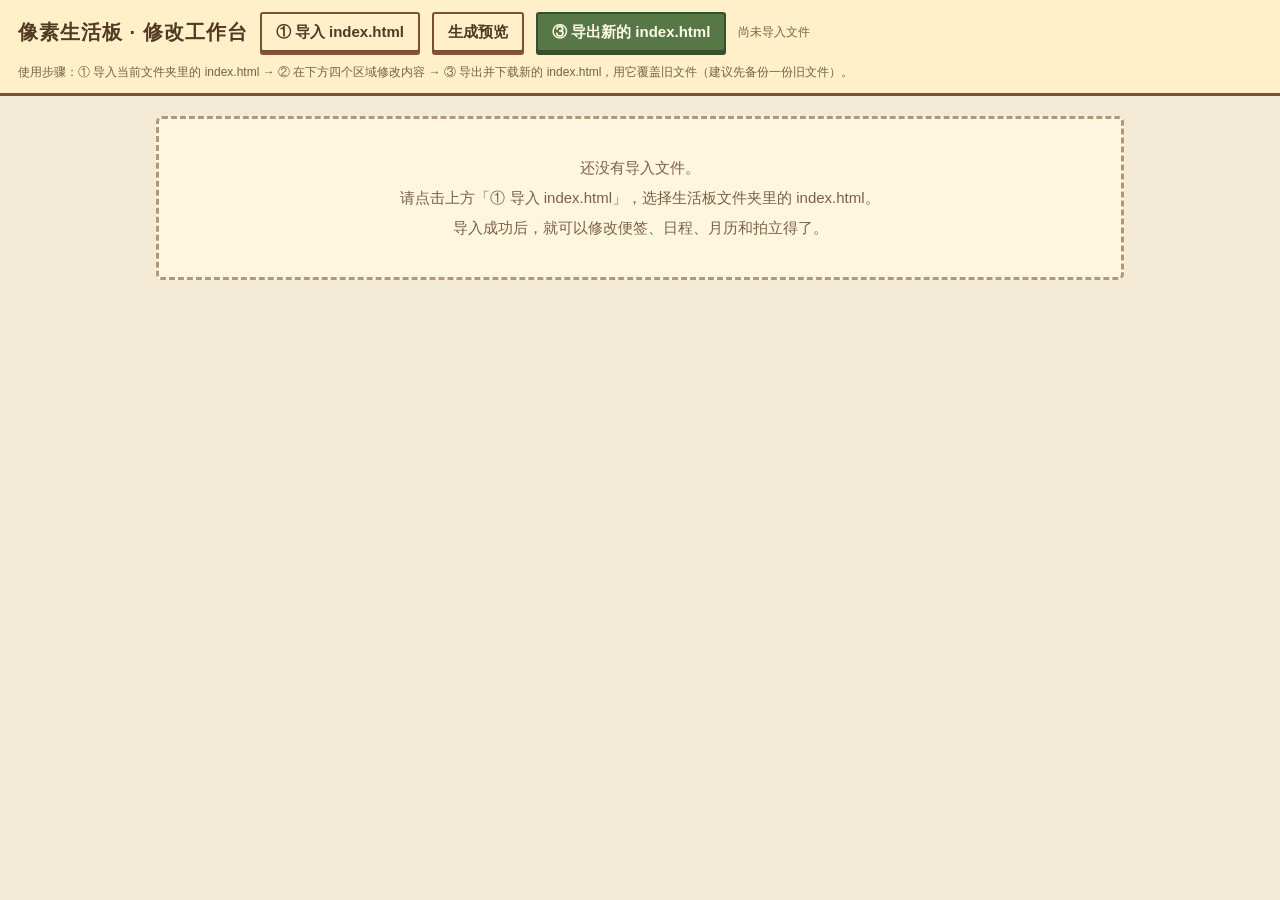
<file: pages/备忘/1/workbench.html>
<!DOCTYPE html>
<html lang="zh-CN">
<head>
<meta charset="UTF-8" />
<meta name="viewport" content="width=device-width, initial-scale=1" />
<title>像素生活板 · 修改工作台</title>
<style>
  :root {
    --ink: #513923;
    --muted: #796044;
    --line: #a98a5f;
    --cream: #fffaf0;
    --paper: #fff0c9;
  }
  * { box-sizing: border-box; }
  body {
    margin: 0;
    color: var(--ink);
    background: #f3ead6;
    font-family: "Microsoft YaHei", "PingFang SC", "Noto Sans CJK SC", sans-serif;
    font-size: 15px;
  }
  header {
    position: sticky;
    top: 0;
    z-index: 10;
    background: var(--paper);
    border-bottom: 3px solid #795033;
    padding: 12px 18px;
    display: flex;
    flex-wrap: wrap;
    align-items: center;
    gap: 12px;
  }
  header h1 {
    font-size: 20px;
    margin: 0;
    letter-spacing: 1px;
  }
  header .steps {
    font-size: 12px;
    color: var(--muted);
    width: 100%;
  }
  button {
    font: inherit;
    cursor: pointer;
    min-height: 40px;
    border: 2px solid #795033;
    border-radius: 3px;
    padding: 8px 14px;
    color: var(--ink);
    background: #fff0c9;
    box-shadow: 0 3px 0 #85532f;
    font-weight: 700;
  }
  button:hover { background: #fff8e6; }
  button:active:not(:disabled) {
    translate: 0 2px;
    box-shadow: 0 1px 0 #85532f;
  }
  button.primary {
    color: #fff9e9;
    background: #577846;
    border-color: #374f2e;
    box-shadow: 0 3px 0 #354e2c;
  }
  button.primary:hover { background: #668853; }
  button.danger {
    background: #f6d9d4;
    border-color: #9c4a3e;
    box-shadow: 0 3px 0 #7c352b;
    color: #7c2d22;
  }
  button.mini {
    min-height: 30px;
    padding: 3px 9px;
    font-size: 12px;
    box-shadow: 0 2px 0 #85532f;
  }
  button:disabled { opacity: .5; cursor: not-allowed; }
  main {
    max-width: 1000px;
    margin: 0 auto;
    padding: 20px 16px 60px;
    display: flex;
    flex-direction: column;
    gap: 22px;
  }
  .card {
    background: var(--cream);
    border: 2px solid var(--line);
    box-shadow: 4px 4px 0 #85532f33;
    border-radius: 4px;
    padding: 16px 18px 18px;
  }
  .card h2 {
    margin: 0 0 4px;
    font-size: 17px;
    display: flex;
    align-items: center;
    gap: 8px;
  }
  .card h2 .num {
    display: inline-flex;
    align-items: center;
    justify-content: center;
    width: 24px;
    height: 24px;
    border: 2px solid #795033;
    border-radius: 3px;
    background: #ffe88f;
    font-size: 13px;
  }
  .card .tip {
    margin: 0 0 14px;
    font-size: 12px;
    color: var(--muted);
  }
  input[type="text"], textarea {
    font: inherit;
    color: var(--ink);
    border: 2px solid var(--line);
    border-radius: 3px;
    background: #fffdf6;
    padding: 7px 9px;
    width: 100%;
  }
  textarea { resize: vertical; line-height: 1.6; }
  input:focus-visible, textarea:focus-visible, button:focus-visible {
    outline: 3px solid #164f62;
    outline-offset: 2px;
  }
  label.field {
    display: block;
    margin: 10px 0;
  }
  label.field span {
    display: block;
    font-size: 12px;
    font-weight: 700;
    color: var(--muted);
    margin-bottom: 4px;
  }
  .row {
    display: flex;
    gap: 8px;
    align-items: flex-start;
    margin-bottom: 8px;
  }
  .row .grow { flex: 1; min-width: 0; }
  .row .ops {
    display: flex;
    gap: 4px;
    flex-shrink: 0;
    padding-top: 2px;
  }
  /* 便签 */
  .note-item {
    border: 2px dashed #c9b48c;
    border-radius: 4px;
    padding: 10px;
    margin-bottom: 10px;
    background: #fffdf6;
  }
  .note-head {
    display: flex;
    align-items: center;
    gap: 6px;
    margin-bottom: 8px;
    flex-wrap: wrap;
  }
  .note-head .nid {
    font-size: 11px;
    color: var(--muted);
    margin-right: auto;
  }
  .swatch {
    width: 26px;
    height: 26px;
    border: 2px solid #795033;
    border-radius: 3px;
    cursor: pointer;
    padding: 0;
    box-shadow: none;
    min-height: 0;
  }
  .swatch.sel {
    outline: 3px solid #164f62;
    outline-offset: 1px;
  }
  /* 日程 */
  .sched-row .day-in { width: 130px; flex-shrink: 0; }
  /* 月历 */
  .cal-grid {
    display: grid;
    grid-template-columns: repeat(7, 38px);
    gap: 5px;
    margin: 12px 0 8px;
  }
  .cal-day {
    width: 38px;
    height: 34px;
    min-height: 0;
    padding: 0;
    box-shadow: 0 2px 0 #85532f;
    background: #fffdf6;
    font-weight: 700;
  }
  .cal-day.busy {
    background: #c94f45;
    border-color: #8f3229;
    color: #fffdf2;
    box-shadow: 0 2px 0 #6f241d;
  }
  .cal-day.free {
    background: #6f9c55;
    border-color: #4c7238;
    color: #fffdf2;
    box-shadow: 0 2px 0 #3a5a2a;
  }
  .cal-legend {
    font-size: 12px;
    color: var(--muted);
    margin: 4px 0 0;
  }
  .dot {
    display: inline-block;
    width: 12px;
    height: 12px;
    border-radius: 2px;
    vertical-align: -1px;
    margin: 0 3px 0 10px;
    border: 1px solid #79503366;
  }
  .dot.r { background: #c94f45; }
  .dot.g { background: #6f9c55; }
  /* 拍立得 */
  .pol-wrap {
    display: flex;
    gap: 18px;
    flex-wrap: wrap;
    align-items: flex-start;
  }
  .pol-photo {
    width: 180px;
    aspect-ratio: 3 / 4;
    border: 2px solid #cfc3ae;
    background: #efe8da;
    display: flex;
    align-items: center;
    justify-content: center;
    color: #b3a58c;
    font-size: 12px;
    text-align: center;
    flex-shrink: 0;
  }
  .pol-photo img {
    width: 100%;
    height: 100%;
    object-fit: cover;
    display: block;
  }
  .pol-fields { flex: 1; min-width: 260px; }
  .pol-btns { display: flex; gap: 8px; margin: 8px 0; flex-wrap: wrap; }
  /* 预览 */
  #previewFrame {
    width: 100%;
    height: 540px;
    border: 2px solid var(--line);
    border-radius: 4px;
    background: #fff;
  }
  #fileStatus {
    font-size: 12px;
    color: var(--muted);
  }
  #fileStatus.ok { color: #3f6d2e; font-weight: 700; }
  #emptyHint {
    border: 3px dashed #b39878;
    border-radius: 6px;
    background: #fff6e0;
    padding: 34px 20px;
    text-align: center;
    color: var(--muted);
    font-size: 15px;
    line-height: 2;
  }
  #toast {
    position: fixed;
    left: 50%;
    bottom: 26px;
    transform: translateX(-50%);
    background: #513923;
    color: #fff3d4;
    padding: 10px 18px;
    border-radius: 4px;
    font-size: 14px;
    opacity: 0;
    pointer-events: none;
    transition: opacity .25s;
    max-width: 86vw;
    z-index: 99;
  }
  #toast.show { opacity: 1; }
  .hidden-input { display: none; }
</style>
</head>
<body>

<header>
  <h1>像素生活板 · 修改工作台</h1>
  <button id="btnImport">① 导入 index.html</button>
  <button id="btnPreview">生成预览</button>
  <button id="btnExport" class="primary">③ 导出新的 index.html</button>
  <span id="fileStatus">尚未导入文件</span>
  <div class="steps">使用步骤：① 导入当前文件夹里的 index.html → ② 在下方四个区域修改内容 → ③ 导出并下载新的 index.html，用它覆盖旧文件（建议先备份一份旧文件）。</div>
</header>

<input type="file" id="fileInput" class="hidden-input" accept=".html,text/html" />

<main>
  <div id="emptyHint">
    还没有导入文件。<br />
    请点击上方「① 导入 index.html」，选择生活板文件夹里的 index.html。<br />
    导入成功后，就可以修改便签、日程、月历和拍立得了。
  </div>

  <div id="editor" style="display:none;">
    <section class="card" id="secNotes">
      <h2><span class="num">1</span>便签纸（内容 / 颜色 / 数量）</h2>
      <p class="tip">修改文字、点色块换颜色、点「新增便签」加一张、点「删除」去掉一张。上下箭头调整顺序。</p>
      <div id="notesList"></div>
      <button id="btnAddNote" class="mini">＋ 新增便签</button>
    </section>

    <section class="card" id="secSchedule">
      <h2><span class="num">2</span>本周日程</h2>
      <p class="tip">修改标题、每一行的「星期」和「内容」、底部小结文字。可增删行、调整顺序。</p>
      <label class="field"><span>日程标题</span><input type="text" id="schedTitle" /></label>
      <div id="schedRows"></div>
      <button id="btnAddSched" class="mini">＋ 添加一行</button>
      <label class="field"><span>底部小结文字</span><input type="text" id="schedFoot" /></label>
    </section>

    <section class="card" id="secCalendar">
      <h2><span class="num">3</span>忙碌闲暇表 + 月历标题</h2>
      <p class="tip">先改标题（例如 MONTH: OCTOBER），再点日期格子切换状态：普通 → 忙碌（红） → 闲暇（绿） → 普通。</p>
      <label class="field"><span>月历标题</span><input type="text" id="monthTitle" /></label>
      <div class="cal-grid" id="calGrid"></div>
      <p class="cal-legend">
        <span class="dot r"></span>忙碌
        <span class="dot g"></span>闲暇
        <span id="calCount"></span>
        <button id="btnCalClear" class="mini" style="margin-left:14px;">全部清除标记</button>
      </p>
    </section>

    <section class="card" id="secPolaroid">
      <h2><span class="num">4</span>拍立得（照片 / 名字 / 介绍 / 网址）</h2>
      <p class="tip">上传照片会自动压缩后内嵌进网页；名字显示在照片下方；介绍和网址显示在点开后的背面。点「新增拍立得」可加一张、点「✕」删除一张。</p>
      <div id="polList"></div>
      <button id="btnAddPol" class="mini">＋ 新增拍立得</button>
    </section>

    <section class="card" id="secPreview">
      <h2><span class="num">5</span>效果预览</h2>
      <p class="tip">点击下方「生成预览」查看修改后的效果（预览里木板背景图可能不显示，属正常现象）。</p>
      <button id="btnPreview2" class="mini">生成预览</button>
      <div style="margin-top:10px;">
        <iframe id="previewFrame" title="预览"></iframe>
      </div>
    </section>
  </div>
</main>

<div id="toast"></div>

<script>
(function () {
  "use strict";

  const $ = id => document.getElementById(id);
  const toastEl = $("toast");
  let toastTimer;
  function toast(msg) {
    clearTimeout(toastTimer);
    toastEl.textContent = msg;
    toastEl.classList.add("show");
    toastTimer = setTimeout(() => toastEl.classList.remove("show"), 4200);
  }

  // ---------- 状态 ----------
  let srcText = null;      // 导入的 index.html 原文
  let fileName = "";
  let data = null;
  // data = {
  //   notes:[{id,text,color,u,v,z}], assets, canvasMinHeight, polaroids:[{u,v,z}],
  //   schedTitle, schedRows:[[day,text]], schedFoot,
  //   monthTitle, busy:[], free:[],
  //   pols:[{name,intro,url,photo?}]
  // }

  const NOTE_COLORS = [
    ["pink", "粉色", "#f6b9bd"],
    ["blue", "浅蓝", "#b9def0"],
    ["yellow", "鹅黄", "#ffe88f"],
    ["green", "浅绿", "#cfe898"],
    ["cream", "奶油色", "#f9e9c9"]
  ];

  // ---------- 工具 ----------
  function esc(s) {
    return String(s == null ? "" : s)
      .replace(/&/g, "&amp;").replace(/</g, "&lt;")
      .replace(/>/g, "&gt;").replace(/"/g, "&quot;");
  }
  // 生成写入 index.html 的 JS 字符串字面量（JSON 语法即合法 JS，额外转义 < 与行分隔符）
  function jsStr(s) {
    return JSON.stringify(String(s == null ? "" : s))
      .replace(/</g, () => "\\u003c")
      .replace(/\u2028/g, () => "\\u2028")
      .replace(/\u2029/g, () => "\\u2029");
  }
  // 解析从 index.html 里抓到的 JS 字符串字面量内容（不含外侧引号）
  function unesc(inner) {
    try { return JSON.parse('"' + inner + '"'); }
    catch (e) { return inner.replace(/\\n/g, "\n").replace(/\\"/g, '"').replace(/\\\\/g, "\\"); }
  }
  function matchOne(text, re, name) {
    const m = text.match(re);
    if (!m) throw new Error("无法识别「" + name + "」部分，文件可能不是当前版本的 index.html");
    return m;
  }

  // ---------- 导入解析 ----------
  function parseSource(text) {
    const d = {};

    // 1) board-data JSON：便签 + 拍立得位置 + 素材
    const bd = matchOne(text, /<script type="application\/json" id="board-data">([\s\S]*?)<\/script>/, "便签数据");
    const board = JSON.parse(bd[1]);
    d.assets = board.assets || { schedule: "", calendar: "" };
    d.canvasMinHeight = board.canvasMinHeight != null ? board.canvasMinHeight : 240;
    d.notes = (board.notes || []).map(n => ({
      id: n.id, text: n.text, color: n.color, u: n.u, v: n.v, z: n.z
    }));
    d.polaroids = Array.isArray(board.polaroids)
      ? board.polaroids.map(p => ({ u: p.u, v: p.v, z: p.z }))
      : (board.polaroid ? [{ u: board.polaroid.u, v: board.polaroid.v, z: board.polaroid.z }] : [{ u: 0.8, v: 0.55, z: 10 }]);

    // 2) 本周日程（整个 makeSchedule 函数）
    const sch = matchOne(text, /function makeSchedule\(\) \{[\s\S]*?\n  \}/, "本周日程")[0];
    d.schedTitle = unesc(matchOne(sch, /el\("h2", "schedule-title", "((?:[^"\\]|\\.)*)"\)/, "日程标题")[1]);
    d.schedFoot = unesc(matchOne(sch, /el\("p", "schedule-foot", "((?:[^"\\]|\\.)*)"\)/, "日程小结")[1]);
    const lm = matchOne(sch, /const lines = el\("div", "schedule-lines"\);\s*(\[[\s\S]*?\])\s*\.forEach\(\(\[day, text\]\)/, "日程内容");
    let rows;
    try { rows = JSON.parse(lm[1]); }
    catch (e) { rows = new Function("return " + lm[1])(); }
    d.schedRows = rows.map(r => [String(r[0]), String(r[1])]);

    // 3) 月历标题 + 忙碌闲暇表
    const cal = matchOne(text, /function makeCalendar\(\) \{[\s\S]*?\n  \}/, "月历")[0];
    d.monthTitle = unesc(matchOne(cal, /el\("div", "calendar-title", "((?:[^"\\]|\\.)*)"\)/, "月历标题")[1]);
    const bf = matchOne(text, /const busyFree = \{\s*busy: \[([^\]]*)\],\s*free: \[([^\]]*)\]\s*\};/, "忙碌闲暇表");
    d.busy = bf[1].split(",").map(s => parseInt(s.trim(), 10)).filter(n => !isNaN(n));
    d.free = bf[2].split(",").map(s => parseInt(s.trim(), 10)).filter(n => !isNaN(n));

    // 4) 拍立得
    const pd = matchOne(text, /const polaroidData = (\[[\s\S]*?\n  \}\]);/, "拍立得数据");
    const pols = new Function("return " + pd[1])();
    d.pols = pols.map(o => ({
      name: o.name != null ? String(o.name) : "",
      intro: o.intro != null ? String(o.intro) : "",
      url: o.url != null ? String(o.url) : "",
      photo: o.photo || undefined
    }));
    // 让位置数组与内容数组长度一致，避免增删/排序错位。
    while (d.polaroids.length < d.pols.length) d.polaroids.push({ u: 0.8, v: 0.55, z: 10 });
    if (d.polaroids.length > d.pols.length) d.polaroids.length = d.pols.length;

    return d;
  }

  // ---------- 导入 ----------
  $("fileInput").addEventListener("change", e => {
    const f = e.target.files[0];
    e.target.value = "";
    if (!f) return;
    const rd = new FileReader();
    rd.onload = () => {
      try {
        data = parseSource(String(rd.result));
        srcText = String(rd.result);
        fileName = f.name;
        $("emptyHint").style.display = "none";
        $("editor").style.display = "flex";
        $("editor").style.flexDirection = "column";
        $("editor").style.gap = "22px";
        const st = $("fileStatus");
        st.textContent = "已导入：" + fileName + "（便签 " + data.notes.length + " 张）";
        st.classList.add("ok");
        renderAll();
        toast("导入成功，可以开始修改了");
      } catch (err) {
        alert("导入失败：" + err.message);
      }
    };
    rd.readAsText(f, "utf-8");
  });
  $("btnImport").addEventListener("click", () => $("fileInput").click());

  function needFile() {
    if (!data) { alert("请先导入 index.html"); return true; }
    return false;
  }

  // ---------- 渲染 ----------
  function renderAll() {
    renderNotes();
    renderSched();
    renderCal();
    renderPol();
  }

  function renderNotes() {
    const box = $("notesList");
    box.innerHTML = "";
    data.notes.forEach((n, i) => {
      const item = document.createElement("div");
      item.className = "note-item";
      const swatches = NOTE_COLORS.map(([key, name, hex]) =>
        '<button type="button" class="swatch' + (n.color === key ? " sel" : "") + '" data-act="color" data-key="' + key + '" title="' + name + '" style="background:' + hex + '"></button>'
      ).join("");
      item.innerHTML =
        '<div class="note-head"><span class="nid">便签 ' + (i + 1) + '</span>' + swatches +
        '<span style="flex-basis:100%;height:0;"></span></div>' +
        '<div class="row"><div class="grow"><textarea rows="2" data-act="text">' + esc(n.text) + '</textarea></div>' +
        '<div class="ops">' +
        '<button type="button" class="mini" data-act="up" title="上移">↑</button>' +
        '<button type="button" class="mini" data-act="down" title="下移">↓</button>' +
        '<button type="button" class="mini danger" data-act="del" title="删除">✕</button>' +
        '</div></div>';
      item.querySelector('[data-act="text"]').addEventListener("input", e => { n.text = e.target.value; });
      item.addEventListener("click", e => {
        const b = e.target.closest("button");
        if (!b) return;
        const act = b.dataset.act;
        if (act === "color") { n.color = b.dataset.key; renderNotes(); }
        else if (act === "del") { data.notes.splice(i, 1); renderNotes(); }
        else if (act === "up" && i > 0) { data.notes.splice(i - 1, 0, data.notes.splice(i, 1)[0]); renderNotes(); }
        else if (act === "down" && i < data.notes.length - 1) { data.notes.splice(i + 1, 0, data.notes.splice(i, 1)[0]); renderNotes(); }
      });
      box.append(item);
    });
  }
  $("btnAddNote").addEventListener("click", () => {
    if (needFile()) return;
    const maxZ = data.notes.reduce((m, n) => Math.max(m, n.z || 0), 0);
    data.notes.push({
      id: "wb" + Math.random().toString(36).slice(2, 8),
      text: "新便签",
      color: "yellow",
      u: null, v: null,
      z: maxZ + 1
    });
    renderNotes();
  });

  function renderSched() {
    $("schedTitle").value = data.schedTitle;
    $("schedFoot").value = data.schedFoot;
    const box = $("schedRows");
    box.innerHTML = "";
    data.schedRows.forEach((r, i) => {
      const row = document.createElement("div");
      row.className = "row sched-row";
      row.innerHTML =
        '<input type="text" class="day-in" data-act="day" value="' + esc(r[0]) + '" placeholder="周一 MON" />' +
        '<div class="grow"><input type="text" data-act="txt" value="' + esc(r[1]) + '" placeholder="要做的事" /></div>' +
        '<div class="ops">' +
        '<button type="button" class="mini" data-act="up">↑</button>' +
        '<button type="button" class="mini" data-act="down">↓</button>' +
        '<button type="button" class="mini danger" data-act="del">✕</button>' +
        '</div>';
      row.querySelector('[data-act="day"]').addEventListener("input", e => { r[0] = e.target.value; });
      row.querySelector('[data-act="txt"]').addEventListener("input", e => { r[1] = e.target.value; });
      row.addEventListener("click", e => {
        const b = e.target.closest("button");
        if (!b) return;
        const act = b.dataset.act;
        if (act === "del") { data.schedRows.splice(i, 1); renderSchedKeepFocus(); }
        else if (act === "up" && i > 0) { data.schedRows.splice(i - 1, 0, data.schedRows.splice(i, 1)[0]); renderSchedKeepFocus(); }
        else if (act === "down" && i < data.schedRows.length - 1) { data.schedRows.splice(i + 1, 0, data.schedRows.splice(i, 1)[0]); renderSchedKeepFocus(); }
      });
      box.append(row);
    });
  }
  function renderSchedKeepFocus() {
    const t = data.schedTitle, f = data.schedFoot;
    renderSched();
    $("schedTitle").value = t; $("schedFoot").value = f;
  }
  $("schedTitle").addEventListener("input", e => { data.schedTitle = e.target.value; });
  $("schedFoot").addEventListener("input", e => { data.schedFoot = e.target.value; });
  $("btnAddSched").addEventListener("click", () => {
    if (needFile()) return;
    data.schedRows.push(["", ""]);
    renderSched();
  });

  function renderCal() {
    $("monthTitle").value = data.monthTitle;
    const g = $("calGrid");
    g.innerHTML = "";
    for (let day = 1; day <= 30; day++) {
      const b = document.createElement("button");
      b.type = "button";
      b.className = "cal-day";
      b.textContent = day;
      const isBusy = data.busy.includes(day), isFree = data.free.includes(day);
      if (isBusy) b.classList.add("busy");
      else if (isFree) b.classList.add("free");
      b.title = "点击切换：普通 → 忙碌 → 闲暇";
      b.addEventListener("click", () => {
        const bi = data.busy.indexOf(day), fi = data.free.indexOf(day);
        if (bi < 0 && fi < 0) data.busy.push(day);
        else if (bi >= 0) { data.busy.splice(bi, 1); data.free.push(day); }
        else { data.free.splice(fi, 1); }
        renderCal();
      });
      g.append(b);
    }
    $("calCount").textContent = "（本月忙碌 " + data.busy.length + " 天 · 闲暇 " + data.free.length + " 天）";
  }
  $("monthTitle").addEventListener("input", e => { data.monthTitle = e.target.value; });
  $("btnCalClear").addEventListener("click", () => {
    if (needFile()) return;
    data.busy = []; data.free = []; renderCal();
  });

  let polEditIndex = 0;
  function renderPol() {
    const box = $("polList");
    box.innerHTML = "";
    data.pols.forEach((pol, i) => {
      const item = document.createElement("div");
      item.className = "note-item";
      const photoHtml = pol.photo
        ? '<div class="pol-photo" style="width:120px;"><img src="' + pol.photo + '" alt="拍立得照片预览" /></div>'
        : '<div class="pol-photo" style="width:120px;"><span>3:4 照片占位<br />图片待补充</span></div>';
      item.innerHTML =
        '<div class="note-head"><span class="nid">拍立得 ' + (i + 1) + '</span>' +
        '<div class="ops">' +
        '<button type="button" class="mini" data-act="up" title="上移">↑</button>' +
        '<button type="button" class="mini" data-act="down" title="下移">↓</button>' +
        '<button type="button" class="mini danger" data-act="del" title="删除">✕</button>' +
        '</div></div>' +
        '<div class="pol-wrap">' +
        '<div>' + photoHtml +
        '<div class="pol-btns">' +
        '<button type="button" class="mini" data-act="upload">上传照片</button>' +
        '<button type="button" class="mini danger" data-act="nophoto">移除照片</button>' +
        '</div></div>' +
        '<div class="pol-fields">' +
        '<label class="field"><span>名字（照片下方 &amp; 背面标题）</span><input type="text" data-f="name" value="' + esc(pol.name) + '" /></label>' +
        '<label class="field"><span>介绍（背面文字，可换行）</span><textarea data-f="intro" rows="3">' + esc(pol.intro) + '</textarea></label>' +
        '<label class="field"><span>网址链接（背面可点开的链接）</span><input type="text" data-f="url" value="' + esc(pol.url) + '" /></label>' +
        '</div></div>';

      item.querySelector('[data-f="name"]').addEventListener("input", e => { pol.name = e.target.value; });
      item.querySelector('[data-f="intro"]').addEventListener("input", e => { pol.intro = e.target.value; });
      item.querySelector('[data-f="url"]').addEventListener("input", e => { pol.url = e.target.value; });
      item.addEventListener("click", e => {
        const b = e.target.closest("button");
        if (!b) return;
        const act = b.dataset.act;
        if (act === "upload") { polEditIndex = i; polFile.click(); }
        else if (act === "nophoto") { pol.photo = undefined; renderPol(); toast("已移除该拍立得照片（导出后将显示占位文字）"); }
        else if (act === "del") {
          if (data.pols.length <= 1) { alert("至少保留一张拍立得"); return; }
          data.pols.splice(i, 1);
          data.polaroids.splice(i, 1);
          renderPol();
        }
        else if (act === "up" && i > 0) {
          data.pols.splice(i - 1, 0, data.pols.splice(i, 1)[0]);
          data.polaroids.splice(i - 1, 0, data.polaroids.splice(i, 1)[0]);
          renderPol();
        }
        else if (act === "down" && i < data.pols.length - 1) {
          data.pols.splice(i + 1, 0, data.pols.splice(i, 1)[0]);
          data.polaroids.splice(i + 1, 0, data.polaroids.splice(i, 1)[0]);
          renderPol();
        }
      });
      box.append(item);
    });
  }
  $("btnAddPol").addEventListener("click", () => {
    if (needFile()) return;
    data.pols.push({ name: "", intro: "", url: "", photo: undefined });
    data.polaroids.push({ u: 0.8, v: 0.55, z: 10 });
    renderPol();
  });

  // 上传照片：压缩到最长边 1200 后转 dataURL
  const polFile = document.createElement("input");
  polFile.type = "file";
  polFile.accept = "image/*";
  polFile.className = "hidden-input";
  document.body.append(polFile);
  polFile.addEventListener("change", e => {
    const f = e.target.files[0];
    e.target.value = "";
    if (!f) return;
    const rd = new FileReader();
    rd.onload = () => {
      const img = new Image();
      img.onload = () => {
        const MAX = 1200;
        const scale = Math.min(1, MAX / Math.max(img.width, img.height));
        const w = Math.max(1, Math.round(img.width * scale));
        const h = Math.max(1, Math.round(img.height * scale));
        const cv = document.createElement("canvas");
        cv.width = w; cv.height = h;
        const ctx = cv.getContext("2d");
        ctx.fillStyle = "#ffffff";
        ctx.fillRect(0, 0, w, h);
        ctx.drawImage(img, 0, 0, w, h);
        data.pols[polEditIndex].photo = cv.toDataURL("image/jpeg", 0.85);
        renderPol();
        toast("照片已载入（已自动压缩）。点击导出后会嵌入网页。");
      };
      img.onerror = () => alert("图片读取失败，请换一张试试");
      img.src = String(rd.result);
    };
    rd.readAsDataURL(f);
  });

  // ---------- 代码生成 ----------
  function buildScheduleFn(title, rows, foot) {
    const rowSrc = rows.map((r, i) =>
      "      [" + jsStr(r[0]) + ", " + jsStr(r[1]) + "]" + (i < rows.length - 1 ? "," : "")
    ).join("\n");
    return '' +
'  function makeSchedule() {\n' +
'    const imported = Boolean(state.assets.schedule);\n' +
'    const sheet = el("div", "schedule" + (imported ? " imported" : ""));\n' +
'    if (imported) {\n' +
'      const img = localImage(state.assets.schedule, "从素材 B 单独裁切的本周日程纸张");\n' +
'      img.addEventListener("load", () => {\n' +
'        sheet.style.aspectRatio = img.naturalWidth + " / " + img.naturalHeight;\n' +
'      });\n' +
'      sheet.append(img);\n' +
'    } else {\n' +
'      sheet.append(el("h2", "schedule-title", ' + jsStr(title) + '));\n' +
'    }\n' +
'\n' +
'    const lines = el("div", "schedule-lines");\n' +
'    [\n' +
rowSrc + '\n' +
'    ].forEach(([day, text]) => {\n' +
'      const p = el("p");\n' +
'      p.append(el("b", "", day), document.createTextNode(text));\n' +
'      lines.append(p);\n' +
'    });\n' +
'    lines.append(el("p", "schedule-foot", ' + jsStr(foot) + '));\n' +
'    sheet.append(lines);\n' +
'    return sheet;\n' +
'  }';
  }

  function buildCalendarFn(month) {
    return '' +
'  function makeCalendar() {\n' +
'    const sheet = el("div", "calendar" + (state.assets.calendar ? " imported" : ""));\n' +
'    if (state.assets.calendar) {\n' +
'      const img = localImage(state.assets.calendar, "静态装饰月历，不代表当前月份");\n' +
'      img.addEventListener("load", () => {\n' +
'        sheet.style.aspectRatio = img.naturalWidth + " / " + img.naturalHeight;\n' +
'      });\n' +
'      sheet.append(img);\n' +
'    } else {\n' +
'      sheet.append(el("div", "calendar-title", ' + jsStr(month) + '));\n' +
'      const grid = el("div", "calendar-grid");\n' +
'      ["SUN", "MON", "TUE", "WED", "THU", "FRI", "SAT"].forEach(day => {\n' +
'        grid.append(el("span", "weekday", day));\n' +
'      });\n' +
'      for (let i = 0; i < 35; i++) {\n' +
'        const day = i - 2;\n' +
'        const mark = busyFree.busy.includes(day) ? " busy" : (busyFree.free.includes(day) ? " free" : "");\n' +
'        grid.append(el("span", mark, day >= 1 && day <= 30 ? String(day) : ""));\n' +
'      }\n' +
'      sheet.append(grid);\n' +
'      sheet.append(el("p", "calendar-legend", "【忙碌闲暇表】红＝忙碌 · 绿＝闲暇"));\n' +
'    }\n' +
'    return sheet;\n' +
'  }';
  }

  function generate() {
    if (!srcText || !data) throw new Error("请先导入 index.html");
    let out = srcText;

    // 1) board-data：便签 + 拍立得位置（保留原有坐标和素材）
    const snapshot = {
      version: 1,
      assets: { schedule: data.assets.schedule || "", calendar: data.assets.calendar || "" },
      canvasMinHeight: data.canvasMinHeight,
      notes: data.notes.map(n => ({ id: n.id, text: n.text, color: n.color, u: n.u, v: n.v, z: n.z })),
      polaroids: data.polaroids.map(p => ({ u: p.u, v: p.v, z: p.z }))
    };
    const json = JSON.stringify(snapshot)
      .replace(/</g, () => "\\u003c")
      .replace(/\u2028/g, () => "\\u2028")
      .replace(/\u2029/g, () => "\\u2029");
    const bdRe = /<script type="application\/json" id="board-data">[\s\S]*?<\/script>/;
    if (!bdRe.test(out)) throw new Error("找不到便签数据块");
    out = out.replace(bdRe, () =>
      '<script type="application/json" id="board-data">\n' + json + '\n<\/script>');

    // 2) 忙碌闲暇表
    const bfRe = /const busyFree = \{[^}]*\};/;
    if (!bfRe.test(out)) throw new Error("找不到忙碌闲暇表");
    out = out.replace(bfRe, () =>
      "const busyFree = {\n    busy: [" + data.busy.join(", ") + "],\n    free: [" + data.free.join(", ") + "]\n  };");

    // 3) 拍立得数据（数组，与 board-data 的 polaroids 位置一一对应）
    const pdRe = /const polaroidData = \[[\s\S]*?\n  \}\];/;
    if (!pdRe.test(out)) throw new Error("找不到拍立得数据");
    let pdLiteral = "const polaroidData = [";
    data.pols.forEach((pol, i) => {
      const lines = [
        "    name: " + jsStr(pol.name),
        "    intro: " + jsStr(pol.intro),
        "    url: " + jsStr(pol.url)
      ];
      if (pol.photo) lines.push("    photo: " + jsStr(pol.photo));
      pdLiteral += (i === 0 ? "{\n" : ",\n  {\n") + lines.join(",\n") + "\n  }";
    });
    pdLiteral += "];";
    out = out.replace(pdRe, () => pdLiteral);

    // 4) 本周日程函数（整体重写，仅内容变化）
    const schRe = /  function makeSchedule\(\) \{[\s\S]*?\n  \}/;
    if (!schRe.test(out)) throw new Error("找不到本周日程代码");
    out = out.replace(schRe, () => buildScheduleFn(data.schedTitle, data.schedRows, data.schedFoot));

    // 5) 月历函数（整体重写，仅标题变化）
    const calRe = /  function makeCalendar\(\) \{[\s\S]*?\n  \}/;
    if (!calRe.test(out)) throw new Error("找不到月历代码");
    out = out.replace(calRe, () => buildCalendarFn(data.monthTitle));

    return out;
  }

  // ---------- 预览与导出 ----------
  function doPreview() {
    if (needFile()) return;
    try {
      $("previewFrame").srcdoc = generate();
      toast("预览已生成");
    } catch (err) {
      alert("生成失败：" + err.message);
    }
  }
  $("btnPreview").addEventListener("click", doPreview);
  $("btnPreview2").addEventListener("click", doPreview);

  $("btnExport").addEventListener("click", () => {
    if (needFile()) return;
    try {
      const html = generate();
      const blob = new Blob([html], { type: "text/html;charset=utf-8" });
      const url = URL.createObjectURL(blob);
      const a = document.createElement("a");
      a.href = url;
      a.download = "index.html";
      document.body.append(a);
      a.click();
      a.remove();
      setTimeout(() => URL.revokeObjectURL(url), 60000);
      toast("已下载新的 index.html，请用它覆盖旧文件（记得先备份旧文件）");
    } catch (err) {
      alert("导出失败：" + err.message);
    }
  });
})();
</script>
</body>
</html>
</file>
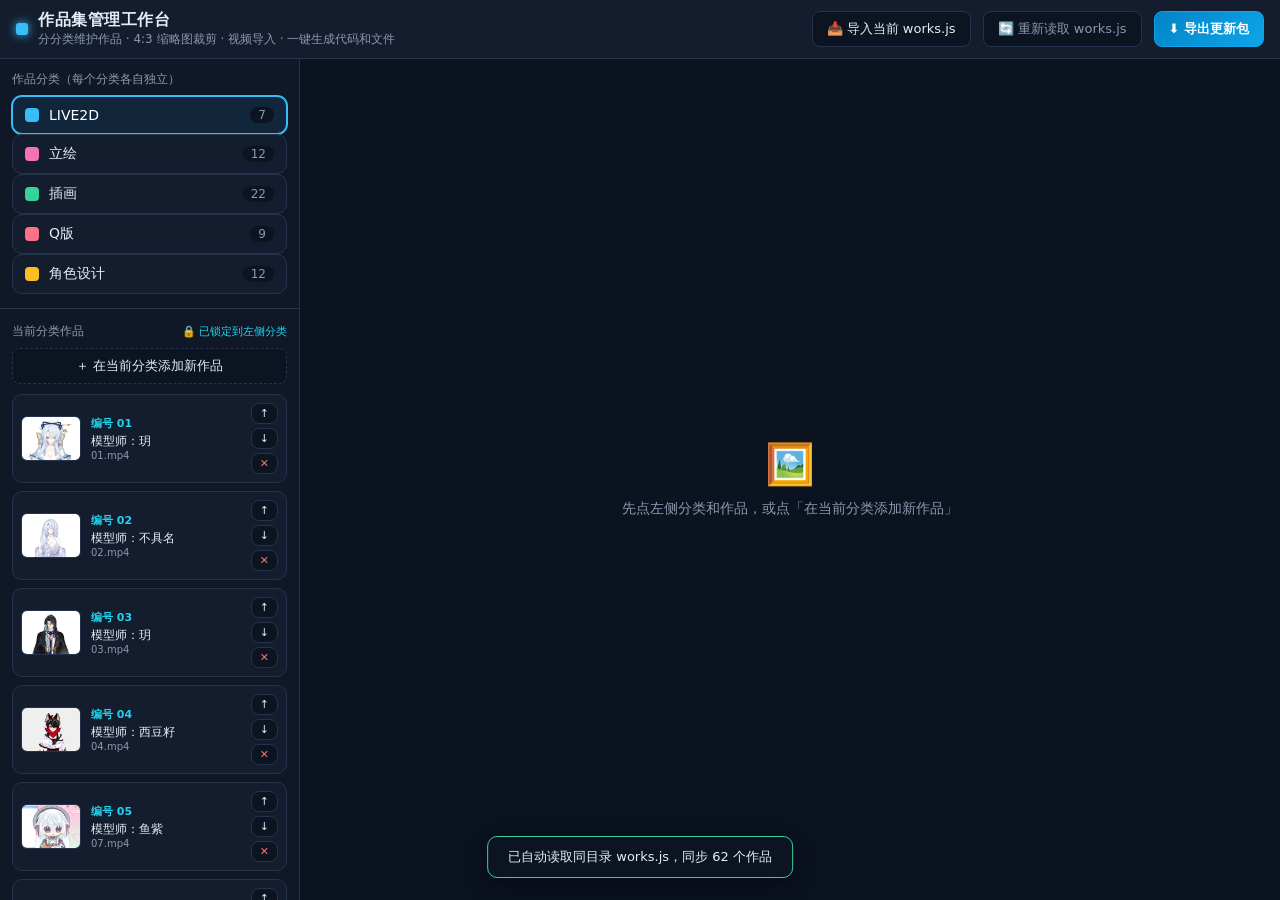
<file: pages/portfolio/4/QBwID-I/workbench.html>
<!DOCTYPE html>
<html lang="zh-CN">
<head>
<meta charset="UTF-8">
<meta name="viewport" content="width=device-width, initial-scale=1.0">
<title>作品集可视化管理工作台</title>
<style>
  :root{
    --bg:#0b1220; --panel:#141d2e; --panel2:#101828; --line:#26334d;
    --text:#e6edf7; --muted:#8b98ad; --accent:#38bdf8; --accent2:#22d3ee;
    --ok:#34d399; --warn:#fbbf24; --danger:#f87171;
    font-family:"Segoe UI","Microsoft YaHei",system-ui,sans-serif;
  }
  *{box-sizing:border-box;}
  html,body{margin:0;height:100%;}
  body{
    background:var(--bg); color:var(--text); height:100vh; overflow:hidden;
    display:flex; flex-direction:column;
  }
  button{font-family:inherit;}
  ::-webkit-scrollbar{width:10px;height:10px;}
  ::-webkit-scrollbar-thumb{background:#2a3a57;border-radius:6px;}
  ::-webkit-scrollbar-track{background:transparent;}

  /* top bar */
  .topbar{
    flex:none; display:flex; align-items:center; gap:12px; padding:10px 16px;
    border-bottom:1px solid var(--line); background:var(--panel); flex-wrap:wrap;
  }
  .topbar .logo{display:flex; align-items:center; gap:10px;}
  .topbar .logo .dot{width:12px;height:12px;border-radius:3px;background:var(--accent);box-shadow:0 0 10px var(--accent);}
  .topbar h1{font-size:16px;margin:0;font-weight:600;letter-spacing:.5px;}
  .topbar .sub{font-size:12px;color:var(--muted);}
  .spacer{flex:1;}
  .btn{
    border:1px solid var(--line); background:#0b1420; color:var(--text);
    padding:8px 14px; border-radius:8px; cursor:pointer; font-size:13px;
    display:inline-flex; align-items:center; gap:6px; transition:.15s; white-space:nowrap;
  }
  .btn:hover{border-color:var(--accent);}
  .btn.primary{background:linear-gradient(135deg,#0284c7,#0ea5e9); border-color:#0ea5e9; color:#fff; font-weight:600;}
  .btn.primary:hover{filter:brightness(1.08);}
  .btn.ok{background:linear-gradient(135deg,#059669,#10b981); border-color:#10b981; color:#fff; font-weight:600;}
  .btn.ok:hover{filter:brightness(1.08);}
  .btn.dim{color:var(--muted);}
  .btn:disabled{opacity:.4; cursor:not-allowed;}

  /* layout */
  .layout{flex:1; display:grid; grid-template-columns:300px 1fr; min-height:0;}
  @media (max-width:860px){
    body{overflow:auto;}
    .layout{grid-template-columns:1fr; grid-template-rows:auto auto; min-height:0;}
  }

  /* left: categories + list */
  .side{
    background:var(--panel2); border-right:1px solid var(--line);
    display:flex; flex-direction:column; min-height:0;
  }
  .cats{padding:12px 12px 8px; display:flex; flex-direction:column; gap:6px;}
  .cats .cats-title{font-size:12px; color:var(--muted); margin-bottom:2px;}
  .cat-tab{
    display:flex; align-items:center; gap:10px; padding:10px 12px;
    background:var(--panel); border:1px solid var(--line); border-radius:10px;
    cursor:pointer; transition:.12s; font-size:14px; color:var(--text);
  }
  .cat-tab .swatch{width:14px;height:14px;border-radius:4px;flex:none;}
  .cat-tab .cnt{margin-left:auto; font-size:12px; color:var(--muted); background:#0b1420; padding:1px 8px; border-radius:10px;}
  .cat-tab:hover{border-color:var(--accent);}
  .cat-tab.active{border-color:var(--accent); background:#12263b; box-shadow:0 0 0 1px var(--accent);}
  .cat-tab.active .catname{color:#fff;}

  .list-head{
    display:flex; align-items:center; padding:14px 12px 8px; font-size:12px; color:var(--muted);
    border-top:1px solid var(--line); margin-top:6px;
  }
  .list-head .lock{color:var(--accent2); font-size:11px; margin-left:auto;}
  .add-btn{margin:0 12px 10px;}
  .add-btn .btn{width:100%; justify-content:center; border-style:dashed;}

  .list{flex:1; overflow-y:auto; padding:0 12px 14px;}
  .work-item{
    display:flex; gap:10px; align-items:center; background:var(--panel);
    border:1px solid var(--line); border-radius:10px; padding:8px; margin-bottom:8px;
    cursor:pointer; transition:.12s; position:relative;
  }
  .work-item.selected{border-color:var(--accent); background:#12263b;}
  .work-item .thumb{
    width:60px;height:45px;flex:none;border-radius:6px;overflow:hidden;
    background:#0b1420;border:1px solid var(--line); display:flex;align-items:center;justify-content:center;
    color:var(--muted);font-size:10px; position:relative;
  }
  .work-item .thumb img,.work-item .thumb video{width:100%;height:100%;object-fit:cover;}
  .work-item .thumb .ph{font-size:18px;color:var(--muted);}
  .work-item .info{flex:1;min-width:0;}
  .work-item .info .no{font-size:11px;color:var(--accent2);font-weight:600;}
  .work-item .info .nm{font-size:12px;color:var(--text);white-space:nowrap;overflow:hidden;text-overflow:ellipsis;margin-top:2px;}
  .work-item .info .sfx{font-size:10px;color:var(--muted);white-space:nowrap;overflow:hidden;text-overflow:ellipsis;}
  .work-item .badge{font-size:9px;position:absolute;top:6px;left:6px;background:var(--ok);color:#04210f;padding:0 5px;border-radius:4px;font-weight:700;}

  /* right editor */
  .editor{display:flex;flex-direction:column;min-width:0;min-height:0;background:var(--bg);}
  .editor-scroll{flex:1;overflow-y:auto;padding:20px 24px 40px;min-width:0;}
  .ed-head{display:flex;align-items:center;gap:12px;margin-bottom:18px;flex-wrap:wrap;}
  .ed-head .cat-chip{
    font-size:13px;font-weight:700;padding:5px 12px;border-radius:8px;border:1px solid var(--line);
    display:inline-flex;align-items:center;gap:8px;background:var(--panel);
  }
  .ed-head .cat-chip .sw{width:11px;height:11px;border-radius:3px;}
  .ed-head .hint{font-size:12px;color:var(--muted);}
  .lock-tag{font-size:11px;color:var(--accent2);border:1px solid var(--accent2);padding:2px 8px;border-radius:20px;}

  .field{margin-bottom:16px;}
  .field label{display:block;font-size:12px;color:var(--muted);margin-bottom:6px;}
  .field label b{color:var(--text);}
  .field input[type=text],.field textarea{
    width:100%; background:#0b1420; color:var(--text); border:1px solid var(--line);
    border-radius:8px; padding:9px 12px; font-size:14px; font-family:inherit;
  }
  .field textarea{resize:vertical; min-height:54px;}

  .field .row{display:flex; align-items:center; gap:10px; flex-wrap:wrap;}
  .field .num-in{width:110px; text-align:center;}

  /* slot card */
  .slot-card{
    border:1px solid var(--line); border-radius:12px; padding:14px; background:var(--panel);
    display:grid; grid-template-columns:200px 1fr; gap:16px; align-items:start;
  }
  @media (max-width:720px){ .slot-card{grid-template-columns:1fr;} }
  .slot-card .prev{
    width:200px; aspect-ratio:4/3; border-radius:8px; overflow:hidden;
    background:#0b1420; border:1px solid var(--line); display:flex;align-items:center;justify-content:center;
    color:var(--muted); font-size:13px; position:relative;
  }
  .slot-card .prev img,.slot-card .prev video{width:100%;height:100%;object-fit:contain;}
  .slot-card .prev.full-prev{aspect-ratio:16/10;}
  .slot-card .prev .lab{position:absolute;bottom:6px;left:6px;background:rgba(0,0,0,.6);font-size:10px;padding:2px 6px;border-radius:5px;color:var(--text);}
  .slot-card .body{min-width:0;}
  .slot-card .body .pname{font-size:12px;color:var(--muted);margin-bottom:10px;word-break:break-all;font-family:monospace;}
  .slot-card .body .acts{display:flex;gap:8px;flex-wrap:wrap;margin-bottom:8px;}
  .slot-card .body .acts .btn{font-size:12px;padding:7px 12px;}
  .slot-card .body .note2{font-size:11px;color:var(--muted);line-height:1.5;}

  .divider{height:1px;background:var(--line);margin:20px 0;}

  /* empty editor */
  .empty{flex:1;display:flex;align-items:center;justify-content:center;color:var(--muted);flex-direction:column;gap:12px;font-size:14px;}

  /* ---------- modal overlay ---------- */
  .modal-overlay{
    position:fixed; inset:0; background:rgba(5,9,18,.72); backdrop-filter:blur(3px);
    z-index:100; display:none; align-items:center; justify-content:center; padding:20px;
  }
  .modal-overlay.show{display:flex;}
  .modal{
    background:var(--panel); border:1px solid var(--line); border-radius:14px;
    width:min(960px,96vw); max-height:92vh; display:flex; flex-direction:column;
    box-shadow:0 20px 60px rgba(0,0,0,.55); overflow:hidden;
  }
  .modal .m-head{display:flex;align-items:center;padding:14px 18px;border-bottom:1px solid var(--line);}
  .modal .m-head h2{font-size:15px;margin:0;font-weight:600;}
  .modal .m-head .x{margin-left:auto;background:none;border:none;color:var(--muted);font-size:20px;cursor:pointer;}
  .modal .m-head .x:hover{color:var(--danger);}
  .modal .m-body{padding:18px;overflow:auto;}

  /* cropper modal */
  #cropOverlay{background:rgba(3,6,12,.92);}
  #cropOverlay .crop-wrap{width:min(960px,96vw); height:min(84vh,680px); display:flex; flex-direction:column;}
  #cropOverlay .crop-stage{flex:1; min-height:0; position:relative; background:#05080f; border-radius:10px; overflow:hidden;}
  canvas#cropCanvas{position:absolute; inset:0; width:100%; height:100%; cursor:crosshair; touch-action:none;}
  #cropOverlay .crop-bar{display:flex; align-items:center; gap:12px; padding:12px 4px 0;}
  #cropOverlay .crop-bar .info{font-size:12px;color:var(--muted);}
  #cropOverlay .crop-bar .spacer{flex:1;}
  #cropOverlay .crop-preview{width:120px;height:90px;flex:none;border-radius:6px;overflow:hidden;border:1px solid var(--line);background:
    repeating-conic-gradient(#334155 0 25%, #1e293b 0 50%) 0/16px 16px;}
  #cropOverlay .crop-preview canvas{display:block;}

  /* export modal */
  #exportCode{width:100%;height:300px;background:#0b1420;color:#d7e2f2;border:1px solid var(--line);
    border-radius:10px;padding:12px;font-family:monospace;font-size:12px;resize:vertical;line-height:1.5;}

  /* import modal */
  #importText{width:100%;height:240px;background:#0b1420;color:#d7e2f2;border:1px solid var(--line);
    border-radius:10px;padding:12px;font-family:monospace;font-size:12px;resize:vertical;line-height:1.5;}

  .toast{
    position:fixed; bottom:22px; left:50%; transform:translateX(-50%);
    background:#0b1420; border:1px solid var(--accent); color:var(--text);
    padding:11px 20px; border-radius:10px; font-size:13px; z-index:200;
    box-shadow:0 6px 24px rgba(0,0,0,.45); opacity:0; pointer-events:none; transition:.2s;
    max-width:82vw;
  }
  .toast.show{opacity:1;}
  .toast.err{border-color:var(--danger);}
  .toast.ok{border-color:var(--ok);}
</style>
</head>
<body>

<div class="topbar">
  <div class="logo">
    <span class="dot"></span>
    <div>
      <h1>作品集管理工作台</h1>
      <div class="sub">分分类维护作品 · 4:3 缩略图裁剪 · 视频导入 · 一键生成代码和文件</div>
    </div>
  </div>
  <span class="spacer"></span>
  <button class="btn" onclick="WB.openImport()">📥 导入当前 works.js</button>
  <button class="btn dim" onclick="WB.reloadWorks()" title="重新从同目录 works.js 读取">🔄 重新读取 works.js</button>
  <button class="btn primary" onclick="WB.openExport()">⬇ 导出更新包</button>
</div>

<div class="layout">
  <!-- left -->
  <aside class="side">
    <div class="cats">
      <div class="cats-title">作品分类（每个分类各自独立）</div>
      <div id="catList"></div>
    </div>
    <div class="list-head">
      <span>当前分类作品</span>
      <span class="lock">🔒 已锁定到左侧分类</span>
    </div>
    <div class="add-btn"><button class="btn" onclick="WB.addWork()">＋ 在当前分类添加新作品</button></div>
    <div class="list" id="workList"></div>
  </aside>

  <!-- right editor -->
  <section class="editor">
    <div id="editorEmpty" class="empty">
      <div style="font-size:40px">🖼️</div>
      <div>先点左侧分类和作品，或点「在当前分类添加新作品」</div>
    </div>
    <div id="editorBody" class="editor-scroll" style="display:none"></div>
  </section>
</div>

<!-- crop modal -->
<div class="modal-overlay" id="cropOverlay">
  <div class="crop-wrap">
    <div class="crop-stage">
      <canvas id="cropCanvas"></canvas>
    </div>
    <div class="crop-bar">
      <span class="info">拖动裁剪框移动 · 拖角/边调整 · 比例固定 <b style="color:var(--accent2)">4:3</b></span>
      <span class="spacer"></span>
      <div class="crop-preview"><canvas id="cropPreview" width="120" height="90"></canvas></div>
      <button class="btn" onclick="WB.cropCancel()">取消</button>
      <button class="btn ok" onclick="WB.cropApply()">✓ 使用这张缩略图</button>
    </div>
  </div>
</div>

<!-- export modal -->
<div class="modal-overlay" id="exportOverlay">
  <div class="modal">
    <div class="m-head"><h2>导出作品集更新</h2><button class="x" onclick="WB.closeExport()">✕</button></div>
    <div class="m-body">
      <p style="font-size:13px;color:var(--muted);margin:0 0 12px;">
        下面是完整的新 <b style="color:var(--text)">works.js</b> 内容。你可以：<br>
        ① 点「下载更新包」得到一个 zip（含新图片/视频 + 新的 works.js + 使用说明），解压到项目根目录即可。<br>
        ② 或点「复制代码」后手动粘贴替换 works.js，再把新文件拖进对应 assets 文件夹。
      </p>
      <textarea id="exportCode" readonly spellcheck="false"></textarea>
      <div style="display:flex;gap:10px;margin-top:14px;flex-wrap:wrap;">
        <button class="btn ok" onclick="WB.downloadZip()">⬇ 下载更新包 (.zip)</button>
        <button class="btn primary" onclick="WB.copyCode()">📋 复制 works.js 代码</button>
        <span id="exportStat" style="align-self:center;font-size:12px;color:var(--muted);"></span>
      </div>
    </div>
  </div>
</div>

<!-- import modal -->
<div class="modal-overlay" id="importOverlay">
  <div class="modal">
    <div class="m-head"><h2>导入当前 works.js</h2><button class="x" onclick="WB.closeImport()">✕</button></div>
    <div class="m-body">
      <p style="font-size:13px;color:var(--muted);margin:0 0 10px;">
        把你项目里现在的 <b style="color:var(--text)">works.js</b> 文件内容粘贴到下面，或直接选择文件，点击导入即可同步进工作台（不会丢失你已有的作品）。
      </p>
      <input type="file" id="importFileInput" accept=".js" style="display:none">
      <button class="btn" style="margin-bottom:10px;" onclick="document.getElementById('importFileInput').click()">📂 选择 works.js 文件</button>
      <textarea id="importText" spellcheck="false" placeholder="把 works.js 的内容粘贴到这里…"></textarea>
      <div style="display:flex;gap:10px;margin-top:14px;">
        <button class="btn ok" onclick="WB.doImport()">✓ 导入</button>
        <button class="btn" onclick="WB.closeImport()">取消</button>
      </div>
    </div>
  </div>
</div>

<div class="toast" id="toast"></div>

<!-- hidden inputs -->
<input type="file" id="inFullImg" accept="image/*" style="display:none">
<input type="file" id="inFullVideo" accept="video/*" style="display:none">
<input type="file" id="inThumb" accept="image/*" style="display:none">

<script src="works.js"></script>
<script>
(function(){
"use strict";

/* =======================================================================
 *  作品集管理工作台 —— 单文件离线工具
 *  数据模型：
 *    state.items = [ { id, cat, num, note, thumb:slot, full:slot }, ... ]
 *    slot = {
 *      kind: 'placeholder'  -> { text, bg, fg, preview }
 *      kind: 'file'         -> { video, blob, ext, path, preview, auto }
 *    }
 * ======================================================================= */

const CATEGORIES = ["LIVE2D","立绘","插画","Q版","角色设计"];
const CAT_COLORS = {
  "LIVE2D":"#38bdf8", "立绘":"#f472b6", "插画":"#34d399", "Q版":"#fb7185", "角色设计":"#fbbf24"
};
const THUMB_W = 800, THUMB_H = 600;   // 缩略图固定输出 4:3

const $ = (s)=>document.querySelector(s);
const toastEl = $('#toast');
let toastTimer = null;
function toast(msg, type){
  toastEl.textContent = msg;
  toastEl.className = 'toast show' + (type==='err'?' err':(type==='ok'?' ok':''));
  clearTimeout(toastTimer);
  toastTimer = setTimeout(()=>toastEl.className='toast', 3000);
}

let uid = 0;
function newId(){ return 'w' + (++uid) + '_' + Date.now().toString(36); }

/* ---------- 占位图 ---------- */
function generatePlaceholder(text, bgColor, textColor){
  const svg = '<svg xmlns="http://www.w3.org/2000/svg" width="400" height="300" viewBox="0 0 400 300">' +
    '<rect width="400" height="300" fill="'+bgColor+'"/>' +
    '<pattern id="g" width="20" height="20" patternUnits="userSpaceOnUse">' +
    '<path d="M 20 0 L 0 0 0 20" fill="none" stroke="'+textColor+'" stroke-width="0.5" opacity="0.15"/></pattern>' +
    '<rect width="400" height="300" fill="url(#g)"/>' +
    '<circle cx="200" cy="130" r="45" fill="none" stroke="'+textColor+'" stroke-width="3"/>' +
    '<text x="200" y="135" font-family="monospace" font-size="20" font-weight="bold" fill="'+textColor+'" text-anchor="middle" dominant-baseline="middle">'+text+'</text>' +
    '<text x="200" y="220" font-family="sans-serif" font-size="12" fill="'+textColor+'" opacity="0.7" text-anchor="middle">点击查看详情</text>' +
  '</svg>';
  return 'data:image/svg+xml;utf8,' + encodeURIComponent(svg);
}
function decodePlaceholder(dataUrl){
  const enc = dataUrl.slice(dataUrl.indexOf(',')+1);
  let svg = enc;
  try { svg = decodeURIComponent(enc); } catch(e){}
  const mText = /<text x="200" y="135"[^>]*>([^<]*)<\/text>/.exec(svg);
  const mBg = /fill="(#[0-9A-Fa-f]{3,8})"/.exec(svg);
  const mFg = /<circle[^>]*stroke="(#[0-9A-Fa-f]{3,8})"/.exec(svg);
  return {
    text: mText ? mText[1] : '作品',
    bg: mBg ? mBg[1] : '#1E293B',
    fg: mFg ? mFg[1] : '#38BDF8'
  };
}
function makePlaceholder(text, bg, fg){
  return { kind:'placeholder', text, bg, fg, preview: generatePlaceholder(text,bg,fg), video:false, blob:null, ext:'', path:'', auto:false };
}
function makeFile(path, video){
  return { kind:'file', video:!!video, blob:null, ext:'', path:path||'', auto:false, preview:'' };
}

/* ---------- 内置换初始作品数据（与当前 works.js 一致） ---------- */
function buildDefaultWorks(){
  return {
    "LIVE2D": [
      { thumb:"assets/live2d/s1.png", full:"assets/live2d/1.jpg", note:"LIVE2D 作品 #01 的注释文字（在这里修改）" },
      { thumb:"assets/live2d/suolue-02.jpg", full:"assets/live2d/02.jpg", note:"LIVE2D 作品 #02 的注释文字（在这里修改）" },
      { thumb:generatePlaceholder("LIVE2D #03","#1E293B","#38BDF8"), full:generatePlaceholder("LIVE2D 模型展示 #03","#0F172A","#38BDF8"), note:"LIVE2D 作品 #03 的注释文字（在这里修改）" },
      { thumb:generatePlaceholder("LIVE2D #04","#1E293B","#38BDF8"), full:generatePlaceholder("LIVE2D 模型展示 #04","#0F172A","#38BDF8"), note:"LIVE2D 作品 #04 的注释文字（在这里修改）" },
      { thumb:"assets/live2d/suolue-05.png", full:"assets/live2d/05.mp4", note:"模型师：缘青青青" },
      { thumb:generatePlaceholder("LIVE2D #06","#1E293B","#38BDF8"), full:generatePlaceholder("LIVE2D 模型展示 #06","#0F172A","#38BDF8"), note:"LIVE2D 作品 #06 的注释文字（在这里修改）" },
      { thumb:generatePlaceholder("LIVE2D #07","#1E293B","#38BDF8"), full:generatePlaceholder("LIVE2D 模型展示 #07","#0F172A","#38BDF8"), note:"LIVE2D 作品 #07 的注释文字（在这里修改）" },
      { thumb:generatePlaceholder("LIVE2D #08","#1E293B","#38BDF8"), full:generatePlaceholder("LIVE2D 模型展示 #08","#0F172A","#38BDF8"), note:"LIVE2D 作品 #08 的注释文字（在这里修改）" }
    ],
    "立绘": [
      { thumb:"assets/立绘/suolue-1.png", full:"assets/立绘/1.png" },
      { thumb:"assets/立绘/suolue-2.png", full:"assets/立绘/2.png" },
      { thumb:"assets/立绘/suolue-3.png", full:"assets/立绘/3.png" },
      { thumb:"assets/立绘/suolue-4.png", full:"assets/立绘/4.png" },
      { thumb:"assets/立绘/suolue-5.png", full:"assets/立绘/5.png" }
    ],
    "插画": [
      { thumb:generatePlaceholder("像素插画 #01","#064E3B","#34D399"), full:generatePlaceholder("像素城市场景插画","#022C22","#34D399") },
      { thumb:generatePlaceholder("像素插画 #02","#064E3B","#34D399"), full:generatePlaceholder("星空夜景主题插画","#022C22","#34D399") },
      { thumb:generatePlaceholder("像素插画 #03","#064E3B","#34D399"), full:generatePlaceholder("夏日海滩概念插画","#022C22","#34D399") }
    ],
    "Q版": [
      { thumb:generatePlaceholder("Q版作品 #01","#831843","#F472B6"), full:generatePlaceholder("Q版小人全身 #01","#500724","#F472B6") },
      { thumb:generatePlaceholder("Q版作品 #02","#831843","#F472B6"), full:generatePlaceholder("Q版小人全身 #02","#500724","#F472B6") }
    ],
    "角色设计": [
      { thumb:generatePlaceholder("角色设定 #01","#78350F","#FBBF24"), full:generatePlaceholder("角色设计三视图 #01","#451A03","#FBBF24") },
      { thumb:generatePlaceholder("角色设定 #02","#78350F","#FBBF24"), full:generatePlaceholder("武器与装备设定稿 #02","#451A03","#FBBF24") }
    ]
  };
}

function slotFromValue(v){
  if(typeof v === 'string' && v.indexOf('data:image/svg+xml') === 0){
    const d = decodePlaceholder(v);
    return makePlaceholder(d.text, d.bg, d.fg);
  }
  return makeFile(v||'', /\.mp4$/i.test(v||''));
}

function loadFromWorks(worksObj){
  const items = [];
  CATEGORIES.forEach(cat => {
    const arr = (worksObj && worksObj[cat]) || [];
    arr.forEach((w, i) => {
      items.push({
        id: newId(),
        cat,
        num: String(i+1).padStart(2,'0'),
        note: (typeof w.note === 'string') ? w.note : '',
        thumb: slotFromValue(w.thumb),
        full: slotFromValue(w.full),
      });
    });
  });
  return items;
}

/* ---------- 读取同目录 works.js（通过 <script src="works.js"> 已加载为全局 WORKS）---------- */
function detectExternalWorks(){
  try {
    if(typeof WORKS !== 'undefined' && WORKS && typeof WORKS === 'object'){
      const cfg = {
        DEBUG: (typeof DEBUG !== 'undefined') ? DEBUG : false,
        HOME_URL: (typeof HOME_URL !== 'undefined') ? HOME_URL : 'index.html',
        SECRET_VIDEO: (typeof SECRET_VIDEO !== 'undefined') ? SECRET_VIDEO : 'assets/Never Gonna Give You Up-h264.mp4'
      };
      return { works: WORKS, cfg: cfg, source: 'file' };
    }
  } catch(e){}
  return { works: buildDefaultWorks(), cfg: { DEBUG:false, HOME_URL:'index.html', SECRET_VIDEO:'assets/Never Gonna Give You Up-h264.mp4' }, source: 'default' };
}

/* ---------- 全局状态 ---------- */
const _ext = detectExternalWorks();
const state = {
  items: loadFromWorks(_ext.works),
  activeCat: "LIVE2D",
  selectedId: null,
  config: _ext.cfg
};

function getCatItems(cat){ return state.items.filter(it => it.cat === cat); }
function getItem(id){ return state.items.find(it => it.id === id); }
function pad2(n){ return String(n).padStart(2,'0'); }
function extOf(name){ const m=/\.([a-z0-9]+)$/i.exec(name||''); return m?m[1].toLowerCase():'png'; }

/* ---------- slot path ---------- */
function slotPath(item, slot, isThumb){
  if(slot.kind === 'placeholder') return '';
  return slot.path || (isThumb ? `assets/${item.cat}/suolue-${item.num}.${slot.ext}` : `assets/${item.cat}/${item.num}.${slot.ext}`);
}

/* ---------- 渲染 ---------- */
function render(){
  if(!state.selectedId || !getItem(state.selectedId)){
    if(state.selectedId && !getItem(state.selectedId)) state.selectedId = null;
  }
  renderCats();
  renderList();
  renderEditor();
}

function renderCats(){
  const el = $('#catList');
  el.innerHTML = '';
  CATEGORIES.forEach(cat => {
    const items = getCatItems(cat);
    const tab = document.createElement('div');
    tab.className = 'cat-tab' + (cat === state.activeCat ? ' active' : '');
    tab.innerHTML =
      '<span class="swatch" style="background:'+CAT_COLORS[cat]+'"></span>' +
      '<span class="catname">'+esc(cat)+'</span>' +
      '<span class="cnt">'+items.length+'</span>';
    tab.addEventListener('click', ()=>{ state.activeCat = cat; state.selectedId = null; render(); });
    el.appendChild(tab);
  });
}

function renderList(){
  const el = $('#workList');
  const items = getCatItems(state.activeCat);
  el.innerHTML = '';
  if(items.length === 0){
    el.innerHTML = '<div style="text-align:center;color:var(--muted);padding:30px 10px;font-size:13px;">此分类还没有作品<br>点上面「添加新作品」开始</div>';
    return;
  }
  items.forEach(it => {
    const div = document.createElement('div');
    div.className = 'work-item' + (it.id === state.selectedId ? ' selected' : '');
    const hasNew = (it.thumb.blob || it.full.blob);
    const thHtml = slotPreviewHtml(it.thumb, 'video');
    div.innerHTML =
      (hasNew ? '<span class="badge">更新</span>' : '') +
      '<div class="thumb">' + thHtml + '</div>' +
      '<div class="info">' +
        '<div class="no">编号 '+esc(it.num)+'</div>' +
        '<div class="nm">'+esc(workLabel(it))+'</div>' +
        '<div class="sfx">'+esc(shortName(slotPath(it, it.full, false) || '未设置大图'))+'</div>' +
      '</div>' +
      '<div style="display:flex;flex-direction:column;gap:4px;flex:none;">' +
        '<button class="btn" style="padding:3px 8px;font-size:11px;" onclick="event.stopPropagation();WB.move(\''+it.id+'\',-1)">↑</button>' +
        '<button class="btn" style="padding:3px 8px;font-size:11px;" onclick="event.stopPropagation();WB.move(\''+it.id+'\',1)">↓</button>' +
        '<button class="btn" style="padding:3px 8px;font-size:11px;color:var(--danger);" onclick="event.stopPropagation();WB.remove(\''+it.id+'\')">✕</button>' +
      '</div>';
    div.addEventListener('click', ()=>{ state.selectedId = it.id; renderEditor(); renderList(); });
    el.appendChild(div);
  });
}

function workLabel(it){
  const n = it.num ? ('#'+it.num) : '';
  if(it.note && it.note.trim()) return it.note.trim().slice(0,20);
  return (it.cat + ' ' + n);
}

function shortName(p){
  if(!p) return '';
  const parts = p.split('/');
  return parts[parts.length-1] || p;
}

function esc(s){ return String(s==null?'':s).replace(/[&<>"]/g, c=>({'&':'&amp;','<':'&lt;','>':'&gt;','"':'&quot;'}[c])); }

function slotPreviewHtml(slot, tag){
  if(slot.kind === 'placeholder'){
    return '<img src="'+slot.preview+'" style="width:100%;height:100%;object-fit:cover;">';
  }
  if(slot.blob && slot.preview){
    if(slot.video) return '<video src="'+slot.preview+'" muted controls playsinline></video>';
    return '<img src="'+slot.preview+'" style="width:100%;height:100%;object-fit:cover;">';
  }
  if(slot.path){
    if(slot.video) return '<video src="'+slot.path+'" muted controls playsinline></video>';
    return '<img src="'+slot.path+'" style="width:100%;height:100%;object-fit:cover;" onerror="this.outerHTML=\'<span class=&quot;ph&quot;>🖼️</span>\'">';
  }
  return '<span class="ph">'+ (slot.video ? '🎬' : '🖼️') +'</span>';
}

function renderEditor(){
  const empty = $('#editorEmpty');
  const body = $('#editorBody');
  const it = getItem(state.selectedId);
  if(!it){
    empty.style.display = 'flex';
    body.style.display = 'none';
    return;
  }
  empty.style.display = 'none';
  body.style.display = 'block';

  const thumbPath = slotPath(it, it.thumb, true);
  const fullPath = slotPath(it, it.full, false);
  const fullIsVideo = it.full.video;

  body.innerHTML =
    '<div class="ed-head">' +
      '<span class="cat-chip"><span class="sw" style="background:'+CAT_COLORS[it.cat]+'"></span>'+esc(it.cat)+'</span>' +
      (fullIsVideo ? '<span class="lock-tag">视频作品</span>' : '<span class="lock-tag">图片作品</span>') +
      '<span class="hint">此作品已被锁定到「'+esc(it.cat)+'」分类，不会串到别的分类</span>' +
    '</div>' +

    '<div class="field">' +
      '<label><b>编号</b>（生成文件名用，如 06 → suolue-06 / 06）</label>' +
      '<div class="row"><input id="edNum" class="num-in" type="text" value="'+esc(it.num)+'">' +
      '<span class="hint">当前文件会保存到：<b style="font-family:monospace;color:var(--accent2)">assets/'+esc(it.cat)+'/</b></span></div>' +
    '</div>' +

    '<div class="field">' +
      '<label><b>注释文字</b>（可选，点开大图时右下角显示）</label>' +
      '<textarea id="edNote" placeholder="留空则不显示注释">'+esc(it.note)+'</textarea>' +
    '</div>' +

    '<div class="divider"></div>' +

    '<div class="field">' +
      '<label><b>缩略图</b>（网页列表里的小图，固定 4:3）</label>' +
      '<div class="slot-card">' +
        '<div class="prev">'+slotPreviewHtml(it.thumb,'video')+'<span class="lab">缩略图 4:3</span></div>' +
        '<div class="body">' +
          '<div class="pname">'+(thumbPath||'（未设置，将显示占位图）')+'</div>' +
          '<div class="acts">' +
            '<button class="btn" onclick="WB.pickThumbImage()">🖼 上传图片并裁剪 4:3</button>' +
            '<button class="btn" onclick="WB.cropThumbFromFull()">↳ 从大图裁剪</button>' +
            (fullIsVideo ? '<button class="btn" onclick="WB.cropThumbFromVideo()">🎬 从视频首帧截取</button>' : '') +
          '</div>' +
          '<div class="note2">上传任意图片后会自动弹出 4:3 裁剪框，裁剪结果就是缩略图。</div>' +
        '</div>' +
      '</div>' +
    '</div>' +

    '<div class="field">' +
      '<label><b>大图 / 视频</b>（点开作品后显示的内容）</label>' +
      '<div class="slot-card">' +
        '<div class="prev full-prev">'+slotPreviewHtml(it.full,'video')+'<span class="lab">'+(fullIsVideo?'视频':'大图')+'</span></div>' +
        '<div class="body">' +
          '<div class="pname">'+(fullPath||'（未设置，将显示占位图）')+'</div>' +
          '<div class="acts">' +
            '<button class="btn" onclick="WB.pickFullImage()">🖼 上传图片</button>' +
            '<button class="btn" onclick="WB.pickFullVideo()">🎬 上传视频 (mp4)</button>' +
          '</div>' +
          '<div class="note2">视频请用 mp4 格式，网页只识别 .mp4 结尾的视频文件。</div>' +
        '</div>' +
      '</div>' +
    '</div>';

  // bind editor inputs
  $('#edNum').addEventListener('input', e => {
    it.num = e.target.value.trim();
    renameAutoPaths(it);
    renderList();
  });
  $('#edNote').addEventListener('input', e => { it.note = e.target.value; });
}

function renameAutoPaths(it){
  ['thumb','full'].forEach(k => {
    const s = it[k];
    if(s.kind === 'file' && s.auto && s.blob){
      const ext = s.ext;
      s.path = (k === 'thumb') ? `assets/${it.cat}/suolue-${it.num}.${ext}` : `assets/${it.cat}/${it.num}.${ext}`;
    }
  });
}

/* ---------- 编辑操作 ---------- */
function addWork(){
  const items = getCatItems(state.activeCat);
  const num = pad2(items.length + 1);
  const color = CAT_COLORS[state.activeCat];
  const it = {
    id: newId(),
    cat: state.activeCat,
    num,
    note: '',
    thumb: makePlaceholder('缩略图', '#1E293B', color),
    full: makePlaceholder('作品大图', '#0F172A', color),
  };
  state.items.push(it);
  state.selectedId = it.id;
  render();
  toast('已在「'+state.activeCat+'」添加新作品（编号 '+num+'）','ok');
}

function move(id, dir){
  const it = getItem(id); if(!it) return;
  const arr = state.items.filter(x => x.cat === it.cat);
  const idx = arr.findIndex(x => x.id === id);
  const target = arr[idx + dir];
  if(!target) return;
  // swap within global array
  const gi = state.items.indexOf(it), gt = state.items.indexOf(target);
  state.items[gi] = target; state.items[gt] = it;
  render();
}

function remove(id){
  const it = getItem(id); if(!it) return;
  if(!confirm('确定删除「'+(workLabel(it))+'」吗？')) return;
  [it.thumb, it.full].forEach(s => { if(s.preview && s.preview.indexOf('blob:')===0) URL.revokeObjectURL(s.preview); });
  state.items = state.items.filter(x => x.id !== id);
  if(state.selectedId === id) state.selectedId = null;
  render();
  toast('已删除');
}

/* ---------- 文件上传 ---------- */
function pickFullImage(){ document.getElementById('inFullImg').click(); }
function pickFullVideo(){ document.getElementById('inFullVideo').click(); }
function pickThumbImage(){
  document.getElementById('inThumb').click();
}

function setSlotBlob(slotKey, blob, ext, isVideo, keepPath){
  const it = getItem(state.selectedId); if(!it) return;
  const slot = it[slotKey];
  let path, auto;
  if(keepPath && slot.kind==='file' && slot.path){
    path = slot.path; auto = false;   // 原地覆盖已有文件
  } else {
    path = (slotKey==='thumb') ? `assets/${it.cat}/suolue-${it.num}.${ext}` : `assets/${it.cat}/${it.num}.${ext}`;
    auto = true;
  }
  if(slot.preview && slot.preview.indexOf('blob:')===0) { try{URL.revokeObjectURL(slot.preview);}catch(e){} }
  it[slotKey] = { kind:'file', video:!!isVideo, blob, ext, path, auto, preview: URL.createObjectURL(blob) };
  render();
  toast('已设置'+(isVideo?'视频':'图片')+(slotKey==='thumb'?'缩略图':'大图'), 'ok');
}

function handleFullImageFile(file){
  const it = getItem(state.selectedId);
  const ext = extOf(file.name) || 'png';
  const keep = it.full.kind==='file' && it.full.path;   // 若原本就是文件，则原地覆盖
  setSlotBlob('full', file, ext, false, keep);
}

function handleFullVideoFile(file){
  const it = getItem(state.selectedId);
  const ext = extOf(file.name) || 'mp4';
  if(ext !== 'mp4'){
    toast('注意：网页只识别 .mp4，建议转成 mp4 再导入','err');
  }
  const keep = it.full.kind==='file' && it.full.path;
  setSlotBlob('full', file, ext, true, keep);
}

/* ---------- 缩略图裁剪 ---------- */
function loadImage(src){
  return new Promise((resolve, reject) => {
    const img = new Image();
    img.onload = ()=>resolve(img);
    img.onerror = reject;
    img.src = src;
  });
}

function toSourceCanvas(el, w, h){
  const c = document.createElement('canvas');
  c.width = w; c.height = h;
  c.getContext('2d').drawImage(el, 0, 0, w, h);
  return c;
}

async function cropThumbFromFull(){
  const it = getItem(state.selectedId); if(!it) return;
  if(!it.full.blob){ toast('请先上传大图', 'err'); return; }
  if(it.full.video){ toast('大图是视频，请用「从视频首帧截取」','err'); return; }
  const img = await loadImage(it.full.preview);
  const c = toSourceCanvas(img, img.naturalWidth, img.naturalHeight);
  openCropper(c);
}

function captureFrame(blob){
  return new Promise((resolve, reject) => {
    const url = URL.createObjectURL(blob);
    const v = document.createElement('video');
    let done = false;
    v.muted = true; v.playsInline = true; v.preload = 'auto';
    const cleanup = ()=>URL.revokeObjectURL(url);
    const grab = ()=>{
      if(done) return; done = true;
      const c = document.createElement('canvas');
      c.width = v.videoWidth || 1280;
      c.height = v.videoHeight || 720;
      try { c.getContext('2d').drawImage(v, 0, 0, c.width, c.height); } catch(e){}
      cleanup();
      resolve(c);
    };
    v.onloadeddata = ()=>{
      try { v.currentTime = Math.min(0.1, (v.duration||0.1)); } catch(e){ grab(); }
    };
    v.onseeked = grab;
    v.onerror = ()=>{ cleanup(); reject(new Error('视频读取失败')); };
    setTimeout(grab, 1500);
    v.src = url;
    v.load();
  });
}

async function cropThumbFromVideo(){
  const it = getItem(state.selectedId); if(!it) return;
  if(!it.full.blob || !it.full.video){ toast('请先上传视频','err'); return; }
  try {
    toast('正在提取视频首帧…');
    const c = await captureFrame(it.full.blob);
    openCropper(c);
  } catch(e){ toast('提取视频首帧失败：'+e.message,'err'); }
}

/* ----- 裁剪编辑器 ----- */
const cropState = { src:null, box:null, drag:null, ctx:null, canvas:null, preview:null, pctx:null, aspect:4/3 };

function openCropper(srcCanvas){
  cropState.src = srcCanvas;
  const iw = srcCanvas.width, ih = srcCanvas.height;
  const ar = cropState.aspect;
  let w,h;
  if(iw/ih > ar){ h=ih; w=ih*ar; } else { w=iw; h=iw/ar; }
  cropState.box = { x0:(iw-w)/2, y0:(ih-h)/2, x1:(iw-w)/2+w, y1:(ih-h)/2+h };
  $('#cropOverlay').classList.add('show');
  cropState.canvas = $('#cropCanvas');
  cropState.ctx = cropState.canvas.getContext('2d');
  cropState.preview = $('#cropPreview');
  cropState.pctx = cropState.preview.getContext('2d');
  resizeCrop();
  drawCrop();
}

function resizeCrop(){
  const c = cropState.canvas;
  const r = c.getBoundingClientRect();
  const dpr = window.devicePixelRatio||1;
  c.width = Math.max(1, Math.round(r.width*dpr));
  c.height = Math.max(1, Math.round(r.height*dpr));
}
window.addEventListener('resize', ()=>{ if(cropState.src){ resizeCrop(); drawCrop(); } });

function cropFit(){
  const iw = cropState.src.width, ih = cropState.src.height;
  const s = Math.min(cropState.canvas.width/iw, cropState.canvas.height/ih);
  const dw = iw*s, dh = ih*s;
  const ox = (cropState.canvas.width-dw)/2, oy = (cropState.canvas.height-dh)/2;
  return { s, dw, dh, ox, oy };
}

function drawCrop(){
  const ctx = cropState.ctx; if(!ctx) return;
  const c = cropState.canvas;
  ctx.clearRect(0,0,c.width,c.height);
  const f = cropFit();
  const {x0,y0,x1,y1} = cropState.box;
  ctx.drawImage(cropState.src, f.ox, f.oy, f.dw, f.dh);
  const bx=f.ox+x0*f.s, by=f.oy+y0*f.s, bw=(x1-x0)*f.s, bh=(y1-y0)*f.s;

  ctx.fillStyle='rgba(0,0,0,0.5)';
  ctx.fillRect(0,0,c.width,c.height);
  ctx.save();
  ctx.beginPath(); ctx.rect(bx,by,bw,bh); ctx.clip();
  ctx.drawImage(cropState.src, f.ox, f.oy, f.dw, f.dh);
  ctx.restore();

  ctx.strokeStyle='#38bdf8'; ctx.lineWidth=2; ctx.strokeRect(bx,by,bw,bh);
  ctx.strokeStyle='rgba(56,189,248,0.4)'; ctx.lineWidth=1;
  ctx.beginPath();
  ctx.moveTo(bx+bw/3,by); ctx.lineTo(bx+bw/3,by+bh);
  ctx.moveTo(bx+2*bw/3,by); ctx.lineTo(bx+2*bw/3,by+bh);
  ctx.moveTo(bx,by+bh/3); ctx.lineTo(bx+bw,by+bh/3);
  ctx.moveTo(bx,by+2*bh/3); ctx.lineTo(bx+bw,by+2*bh/3);
  ctx.stroke();

  const rd=9, hw=rd/2;
  const pts=[[bx,by],[bx+bw/2,by],[bx+bw,by],[bx,by+bh/2],[bx+bw,by+bh/2],[bx,by+bh],[bx+bw/2,by+bh],[bx+bw,by+bh]];
  ctx.fillStyle='#fff'; ctx.strokeStyle='#0284c7'; ctx.lineWidth=1.5;
  pts.forEach(([px,py])=>{ ctx.beginPath(); ctx.rect(px-hw,py-hw,rd,rd); ctx.fill(); ctx.stroke(); });

  drawCropPreview();
}

function drawCropPreview(){
  const pctx = cropState.pctx; if(!pctx) return;
  const {x0,y0,x1,y1} = cropState.box;
  const sw=x1-x0, sh=y1-y0;
  pctx.clearRect(0,0,cropState.preview.width,cropState.preview.height);
  pctx.drawImage(cropState.src, x0,y0,sw,sh, 0,0,cropState.preview.width,cropState.preview.height);
}

function cropToImage(e){
  const r = cropState.canvas.getBoundingClientRect();
  const dpr = window.devicePixelRatio||1;
  const f = cropFit();
  const mx=(e.clientX-r.left)*dpr, my=(e.clientY-r.top)*dpr;
  return { ix: clamp((mx-f.ox)/f.s, 0, cropState.src.width), iy: clamp((my-f.oy)/f.s, 0, cropState.src.height) };
}
function clamp(v,a,b){ return v<a?a:(v>b?b:v); }

function cropHit(ix,iy){
  const f = cropFit();
  const {x0,y0,x1,y1} = cropState.box;
  const rd = 9/f.s;
  const near=(px,py)=>Math.abs(ix-px)<=rd && Math.abs(iy-py)<=rd;
  if(near(x0,y0)) return 'nw'; if(near(x1,y0)) return 'ne';
  if(near(x0,y1)) return 'sw'; if(near(x1,y1)) return 'se';
  if(Math.abs(iy-y0)<=rd) return 'n'; if(Math.abs(iy-y1)<=rd) return 's';
  if(Math.abs(ix-x0)<=rd) return 'w'; if(Math.abs(ix-x1)<=rd) return 'e';
  if(ix>x0&&ix<x1&&iy>y0&&iy<y1) return 'move';
  return null;
}

function computeCropResize(handle, box0, px, py){
  const iw = cropState.src.width, ih = cropState.src.height;
  const ar = cropState.aspect;
  let {x0,y0,x1,y1} = box0;
  const cx=(x0+x1)/2, cy=(y0+y1)/2;
  px = clamp(px,0,iw); py = clamp(py,0,ih);
  const MINP = 12;
  const mW = handle.indexOf('w')>=0, mE = handle.indexOf('e')>=0;
  const mN = handle.indexOf('n')>=0, mS = handle.indexOf('s')>=0;
  let ax = mW ? x1 : (mE ? x0 : cx);
  let ay = mN ? y1 : (mS ? y0 : cy);
  const rawW = Math.max(Math.abs(px-ax), MINP);
  const rawH = Math.max(Math.abs(py-ay), MINP);
  const w = Math.max(rawW, rawH*ar);
  const h = w/ar;
  if(mW){ x1=ax; x0=ax-w; } else if(mE){ x0=ax; x1=ax+w; } else { x0=ax-w/2; x1=ax+w/2; }
  if(mN){ y1=ay; y0=ay-h; } else if(mS){ y0=ay; y1=ay+h; } else { y0=ay-h/2; y1=ay+h/2; }
  if(x1-x0 < MINP){ x0=clamp(cx-MINP/2,0,iw); x1=clamp(cx+MINP/2,0,iw); }
  if(y1-y0 < MINP){ y0=clamp(cy-MINP/2,0,ih); y1=clamp(cy+MINP/2,0,ih); }
  x0=clamp(x0,0,iw); y0=clamp(y0,0,ih); x1=clamp(x1,0,iw); y1=clamp(y1,0,ih);
  return {x0,y0,x1,y1};
}

function attachCropEvents(){
  const c = $('#cropCanvas');
  c.addEventListener('pointerdown', e=>{
    if(!cropState.src) return;
    c.setPointerCapture(e.pointerId);
    const {ix,iy} = cropToImage(e);
    const h = cropHit(ix,iy);
    if(!h) return;
    cropState.drag = { mode:(h==='move'?'move':'resize'), handle:h, startBox:{...cropState.box}, startIx:ix, startIy:iy };
  });
  c.addEventListener('pointermove', e=>{
    if(!cropState.src || !cropState.drag) return;
    const {ix,iy} = cropToImage(e);
    if(cropState.drag.mode==='move'){
      const box = cropState.drag.startBox;
      const w = box.x1-box.x0, h = box.y1-box.y0;
      let nx0 = clamp(box.x0 + (ix-cropState.drag.startIx), 0, cropState.src.width - w);
      let ny0 = clamp(box.y0 + (iy-cropState.drag.startIy), 0, cropState.src.height - h);
      cropState.box = { x0:nx0, y0:ny0, x1:nx0+w, y1:ny0+h };
    } else {
      cropState.box = computeCropResize(cropState.drag.handle, cropState.drag.startBox, ix, iy);
    }
    drawCrop();
    const h = cropHit(ix,iy) || cropState.drag.handle;
    c.style.cursor = h==='move' ? 'move' : (h ? 'nwse-resize' : 'crosshair');
  });
  const end = e=>{
    if(cropState.drag){
      cropState.drag = null;
      try{c.releasePointerCapture(e.pointerId);}catch(err){}
    }
    c.style.cursor='crosshair';
  };
  c.addEventListener('pointerup', end);
  c.addEventListener('pointercancel', end);
}

async function cropThumbFromUploadedImage(file){
  const url = URL.createObjectURL(file);
  try {
    const img = await loadImage(url);
    const c = toSourceCanvas(img, img.naturalWidth, img.naturalHeight);
    openCropper(c);
  } catch(e){ toast('图片读取失败','err'); }
  finally { URL.revokeObjectURL(url); }
}

function cropApply(){
  if(!cropState.src) return;
  const {x0,y0,x1,y1} = cropState.box;
  const sw = x1-x0, sh = y1-y0;
  const out = document.createElement('canvas');
  out.width = THUMB_W; out.height = THUMB_H;
  const octx = out.getContext('2d');
  octx.imageSmoothingEnabled = true; octx.imageSmoothingQuality = 'high';
  octx.drawImage(cropState.src, x0,y0,sw,sh, 0,0,THUMB_W,THUMB_H);
  out.toBlob(blob => {
    const it = getItem(state.selectedId);
    const keep = (it && it.thumb.kind==='file' && it.thumb.path);
    setSlotBlob('thumb', blob, 'png', false, !!keep);
    cropCancel();
  }, 'image/png');
}

function cropCancel(){
  $('#cropOverlay').classList.remove('show');
  cropState.src=null; cropState.box=null; cropState.drag=null;
}

/* ---------- 导出：生成 works.js ---------- */
const GENERATE_PLACEHOLDER_SRC = [
'function generatePlaceholder(text, bgColor, textColor) {',
'  const svg = `<svg xmlns="http://www.w3.org/2000/svg" width="400" height="300" viewBox="0 0 400 300">',
'    <rect width="400" height="300" fill="${bgColor}"/>',
'    <pattern id="grid" width="20" height="20" patternUnits="userSpaceOnUse">',
'    <path d="M 20 0 L 0 0 0 20" fill="none" stroke="${textColor}" stroke-width="0.5" opacity="0.15"/></pattern>',
'    <rect width="400" height="300" fill="url(#grid)"/>',
'    <circle cx="200" cy="130" r="45" fill="none" stroke="${textColor}" stroke-width="3"/>',
'    <text x="200" y="135" font-family="monospace" font-size="20" font-weight="bold" fill="${textColor}" text-anchor="middle" dominant-baseline="middle">${text}</text>',
'    <text x="200" y="220" font-family="sans-serif" font-size="12" fill="${textColor}" opacity="0.7" text-anchor="middle">点击查看详情</text>',
'  </svg>`;',
'  return \'data:image/svg+xml;utf8,\' + encodeURIComponent(svg);',
'}'
].join('\n');

function slotOutput(item, slot, isThumb){
  if(slot.kind === 'placeholder'){
    return 'generatePlaceholder(' + JSON.stringify(slot.text) + ', ' + JSON.stringify(slot.bg) + ', ' + JSON.stringify(slot.fg) + ')';
  }
  return JSON.stringify(slotPath(item, slot, isThumb) || '');
}

function buildWorksJs(){
  const c = state.config;
  const L = [];
  L.push('/** ================================================');
  L.push(' *  复古像素作品集配置文件 (works.js)');
  L.push(' *  本文件由「作品集管理工作台」自动生成。');
  L.push(' *  建议以后都用工作台维护，不要手动改这里。');
  L.push(' * ================================================ */');
  L.push('');
  L.push('const DEBUG = ' + c.DEBUG + ';');
  L.push('const HOME_URL = ' + JSON.stringify(c.HOME_URL) + ';');
  L.push('const SECRET_VIDEO = ' + JSON.stringify(c.SECRET_VIDEO) + ';');
  L.push('');
  L.push(GENERATE_PLACEHOLDER_SRC);
  L.push('');
  L.push('const WORKS = {');
  CATEGORIES.forEach((cat, ci) => {
    const items = getCatItems(cat);
    L.push('  ' + JSON.stringify(cat) + ': [');
    items.forEach((it, ii) => {
      const fields = [];
      fields.push('thumb: ' + slotOutput(it, it.thumb, true));
      fields.push('full: ' + slotOutput(it, it.full, false));
      if(it.note && it.note.trim() !== '') fields.push('note: ' + JSON.stringify(it.note.trim()));
      const lastIt = ii === items.length - 1;
      L.push('    // ' + cat + '-' + pad2(ii + 1));
      L.push('    {');
      fields.forEach((f, fi) => {
        L.push('      ' + f + (fi === fields.length - 1 ? '' : ','));
      });
      L.push('    }' + (lastIt ? '' : ','));
    });
    const lastCat = ci === CATEGORIES.length - 1;
    L.push('  ]' + (lastCat ? '' : ','));
  });
  L.push('};');
  return L.join('\n');
}

/* ---------- 导出：ZIP ---------- */
const CRC_TABLE = (()=>{
  const t = new Uint32Array(256);
  for(let n=0;n<256;n++){
    let c=n;
    for(let k=0;k<8;k++) c = (c&1) ? (0xEDB88320 ^ (c>>>1)) : (c>>>1);
    t[n]=c;
  }
  return t;
})();
function crc32(u8){
  let c=0xFFFFFFFF;
  for(let i=0;i<u8.length;i++) c = CRC_TABLE[(c ^ u8[i]) & 0xFF] ^ (c>>>8);
  return (c ^ 0xFFFFFFFF) >>> 0;
}
function dosDateTime(d){
  d = d || new Date();
  const time = (d.getHours()<<11) | (d.getMinutes()<<5) | (Math.floor(d.getSeconds()/2));
  const date = ((d.getFullYear()-1980)<<9) | ((d.getMonth()+1)<<5) | d.getDate();
  return { time, date };
}
function buildZip(files){
  const enc = new TextEncoder();
  const parts = [], central = [];
  let offset = 0;
  files.forEach(f => {
    const nameU8 = enc.encode(f.name);
    const crc = crc32(f.data);
    const size = f.data.length;
    const {time, date} = dosDateTime(new Date());

    const local = new DataView(new ArrayBuffer(30));
    local.setUint32(0, 0x04034b50, true);
    local.setUint16(4, 20, true);
    local.setUint16(6, 0x0800, true);
    local.setUint16(8, 0, true);
    local.setUint16(10, time, true);
    local.setUint16(12, date, true);
    local.setUint32(14, crc, true);
    local.setUint32(18, size, true);
    local.setUint32(22, size, true);
    local.setUint16(26, nameU8.length, true);
    local.setUint16(28, 0, true);
    parts.push(new Uint8Array(local.buffer), nameU8, f.data);

    const cen = new DataView(new ArrayBuffer(46));
    cen.setUint32(0, 0x02014b50, true);
    cen.setUint16(4, 20, true);
    cen.setUint16(6, 20, true);
    cen.setUint16(8, 0x0800, true);
    cen.setUint16(10, 0, true);
    cen.setUint16(12, time, true);
    cen.setUint16(14, date, true);
    cen.setUint32(16, crc, true);
    cen.setUint32(20, size, true);
    cen.setUint32(24, size, true);
    cen.setUint16(28, nameU8.length, true);
    cen.setUint16(30, 0, true);
    cen.setUint16(32, 0, true);
    cen.setUint16(34, 0, true);
    cen.setUint16(36, 0, true);
    cen.setUint32(38, 0, true);
    cen.setUint32(42, offset, true);
    central.push(new Uint8Array(cen.buffer), nameU8);

    offset += 30 + nameU8.length + size;
  });

  const centralSize = central.reduce((s,u)=>s+u.length,0);
  const centralOffset = offset;
  const eocd = new DataView(new ArrayBuffer(22));
  eocd.setUint32(0, 0x06054b50, true);
  eocd.setUint16(4, 0, true);
  eocd.setUint16(6, 0, true);
  eocd.setUint16(8, files.length, true);
  eocd.setUint16(10, files.length, true);
  eocd.setUint32(12, centralSize, true);
  eocd.setUint32(16, centralOffset, true);
  eocd.setUint16(20, 0, true);

  return new Blob(parts.concat(central, [new Uint8Array(eocd.buffer)]), {type:'application/zip'});
}
async function blobToU8(blob){ const b = await blob.arrayBuffer(); return new Uint8Array(b); }
function downloadBlob(blob, name){
  const url = URL.createObjectURL(blob);
  const a = document.createElement('a');
  a.href=url; a.download=name;
  document.body.appendChild(a); a.click();
  setTimeout(()=>{ document.body.removeChild(a); URL.revokeObjectURL(url); }, 800);
}

const README = [
'作品集更新包 使用说明',
'======================',
'1. 把本 zip 解压，得到：works.js、使用说明.txt、assets 文件夹。',
'2. 把解压出来的内容全部复制到你的作品集项目根目录',
'   （就是 index.html 和 works.js 所在的那个文件夹），',
'   提示「替换/合并」时一律选「是 / 替换」。',
'3. 刷新作品集网页 index.html，没变化就按 Ctrl+Shift+R 强制刷新。',
'',
'说明：',
'- 只有你这次「新上传/修改」的图片和视频会被打进包里，旧文件不重复打包。',
'- 视频请用 mp4；网页只识别 .mp4 结尾的视频文件。',
'- 之后再有改动，直接重新打开「工作台」→ 修改 → 再导出即可。'
].join('\r\n');

function newFileCount(){
  let n = 0;
  for(const it of state.items){
    if(it.thumb.kind==='file' && it.thumb.blob) n++;
    if(it.full.kind==='file' && it.full.blob) n++;
  }
  return n;
}

function openExport(){
  $('#exportCode').value = buildWorksJs();
  const n = newFileCount();
  $('#exportStat').textContent = '共 '+state.items.length+' 个作品 · 本次新增/更新 '+n+' 个文件';
  $('#exportOverlay').classList.add('show');
}
function closeExport(){ $('#exportOverlay').classList.remove('show'); }

async function downloadZip(){
  const enc = new TextEncoder();
  const files = [];
  files.push({ name:'works.js', data: enc.encode(buildWorksJs()) });
  for(const it of state.items){
    if(it.thumb.kind==='file' && it.thumb.blob){
      files.push({ name: slotPath(it, it.thumb, true), data: await blobToU8(it.thumb.blob) });
    }
    if(it.full.kind==='file' && it.full.blob){
      files.push({ name: slotPath(it, it.full, false), data: await blobToU8(it.full.blob) });
    }
  }
  files.push({ name:'使用说明.txt', data: enc.encode(README) });
  const zip = buildZip(files);
  downloadBlob(zip, '作品集更新包.zip');
  toast('已生成更新包（含 '+newFileCount()+' 个新文件 + works.js）','ok');
}

async function copyCode(){
  const code = buildWorksJs();
  try {
    await navigator.clipboard.writeText(code);
    toast('已复制 works.js 代码','ok');
  } catch(e){
    const ta = $('#exportCode'); ta.focus(); ta.select();
    try { document.execCommand('copy'); toast('已复制','ok'); } catch(e2){ toast('复制失败，请手动全选复制','err'); }
  }
}

/* ---------- 导入 ---------- */
function openImport(){ $('#importOverlay').classList.add('show'); }
function closeImport(){ $('#importOverlay').classList.remove('show'); }

function parseWorksJsText(text){
  const c = state.config;
  let HOME_URL = c.HOME_URL, SECRET_VIDEO = c.SECRET_VIDEO, DEBUG = c.DEBUG;
  const mh = /const\s+HOME_URL\s*=\s*["']([^"']*)["']/.exec(text); if(mh) HOME_URL = mh[1];
  const ms = /const\s+SECRET_VIDEO\s*=\s*["']([^"']*)["']/.exec(text); if(ms) SECRET_VIDEO = ms[1] || '';
  const md = /const\s+DEBUG\s*=\s*(true|false)/.exec(text); if(md) DEBUG = (md[1]==='true');
  let works;
  try {
    const fn = new Function(text + '\n;return WORKS;');
    works = fn();
  } catch(e){
    throw new Error('无法解析：请确认粘贴的是完整的 works.js 文件内容');
  }
  if(!works || typeof works !== 'object') throw new Error('没有找到 WORKS 数据');
  return { HOME_URL, SECRET_VIDEO, DEBUG, works };
}

function doImport(){
  const text = $('#importText').value.trim();
  if(!text){ toast('请先粘贴 works.js 内容或选择文件','err'); return; }
  try {
    const r = parseWorksJsText(text);
    state.config = { DEBUG: r.DEBUG, HOME_URL: r.HOME_URL, SECRET_VIDEO: r.SECRET_VIDEO };
    state.items = loadFromWorks(r.works);
    state.activeCat = 'LIVE2D';
    state.selectedId = null;
    render();
    closeImport();
    toast('导入成功，共 '+state.items.length+' 个作品','ok');
  } catch(e){
    toast(e.message,'err');
  }
}

function reloadWorks(){
  if(!confirm('重新从同目录 works.js 读取？（会放弃本次未导出的修改）')) return;
  location.reload();
}

/* ---------- 文件输入绑定 ---------- */
$('#inFullImg').addEventListener('change', e=>{ const f=e.target.files[0]; if(f) handleFullImageFile(f); e.target.value=''; });
$('#inFullVideo').addEventListener('change', e=>{ const f=e.target.files[0]; if(f) handleFullVideoFile(f); e.target.value=''; });
$('#inThumb').addEventListener('change', e=>{ const f=e.target.files[0]; if(f) cropThumbFromUploadedImage(f); e.target.value=''; });
$('#importFileInput').addEventListener('change', e=>{
  const f = e.target.files[0]; if(!f) return;
  const r = new FileReader();
  r.onload = ()=>{ $('#importText').value = String(r.result || ''); doImport(); };
  r.readAsText(f);
  e.target.value='';
});

/* ---------- 全局 API（供 HTML 内 onclick 调用）---------- */
window.WB = {
  addWork, move, remove,
  pickFullImage, pickFullVideo, pickThumbImage,
  cropThumbFromFull, cropThumbFromVideo,
  cropApply, cropCancel,
  openExport, closeExport, downloadZip, copyCode,
  openImport, closeImport, doImport, reloadWorks
};

/* ---------- 启动 ---------- */
attachCropEvents();
render();
if(_ext.source === 'file'){
  toast('已自动读取同目录 works.js，同步 '+state.items.length+' 个作品','ok');
} else {
  toast('未在同目录找到 works.js，暂时载入内置示例数据');
}
console.log('作品集管理工作台已就绪');
})();
</script>
</body>
</html>
</file>
<file: ui.css>
/* ===== 【第3轮新增】悬浮名称、气泡指针、四套弹窗主题、选项和跳转过渡 ===== */

/*
【文件说明】
把本文件保存为 ui.css，与 index.html 放在同一文件夹。
本文件只修改第 3 轮的交互 UI，不修改背景调整面板和 DEBUG 面板。
所有字体均使用系统字体，不加载外部字体或外部库。

【主题的读取顺序】
1. interactions.js 中非空的 theme。
2. map-data.js 对应区域的 ui。
3. 当前四个区域按 id 使用各自备用主题。
4. 其他未定义主题使用下面的通用颜色。

【当前四套主题】
PC_1_panel：电脑桌，蓝色。
art_1_panel：作品集，暖金色。
wyy_1_panel：歌单，紫色。

【以后换成自己的图片】
本文件暂时不加载任何图片，所有 UI 都用纯 CSS 绘制。
每段相关样式前都写有替换图片的示例。
示例在注释中，不会尝试加载尚未制作的文件。
CSS 中 url("images/xxx.png") 的路径相对于本 ui.css 文件。

【缺失文件时】
如果本文件缺失，index.html 中的最简样式仍会提供弹窗、
按钮、名称、气泡指针和淡出效果。
*/


/*
一、通用主题参数和字体

这些颜色只作用于弹窗、悬浮名称、气泡指针。
修改 --interaction-accent 可以改变主题强调色；
修改 --interaction-panel 可以改变弹窗底色；
修改 --interaction-text 可以改变正文颜色。
*/
#ui-modal,
#interaction-hover,
#interaction-cursor {
  --interaction-accent: #a9c8e8;
  --interaction-border: #617c98;
  --interaction-panel: #18222f;
  --interaction-panel-top: #24374a;
  --interaction-text: #e8eff7;
  --interaction-muted: #b5c3d1;
  --interaction-button: #25384b;
  --interaction-button-hover: #324f69;

  font-family: -apple-system, BlinkMacSystemFont, "Segoe UI",
    "Microsoft YaHei", sans-serif;
}


/*
二、电脑桌主题

map-data.js 的 ui 或 interactions.js 的 theme 使用：
"PC_1_panel"

以后如果只想给电脑桌换一张弹窗背景图，可以追加：
#ui-modal[data-theme="PC_1_panel"] #modal-content {
  background: #142232 url("images/pc-panel.png") center / cover no-repeat;
}
这里的图片路径只是写法示例，目前不会加载。
*/
#ui-modal[data-theme="PC_1_panel"],
#interaction-hover[data-theme="PC_1_panel"],
#interaction-cursor[data-theme="PC_1_panel"] {
  --interaction-accent: #8ed6ff;
  --interaction-border: #4c88af;
  --interaction-panel: #142232;
  --interaction-panel-top: #203d56;
  --interaction-text: #e4f4ff;
  --interaction-muted: #a9c7dc;
  --interaction-button: #20394d;
  --interaction-button-hover: #2c526f;
}


/*
三、作品集主题

使用主题名称："art_1_panel"。
本段只换颜色，不改变弹窗布局和按钮功能。
*/
#ui-modal[data-theme="art_1_panel"],
#interaction-hover[data-theme="art_1_panel"],
#interaction-cursor[data-theme="art_1_panel"] {
  --interaction-accent: #f2ce91;
  --interaction-border: #a78556;
  --interaction-panel: #2c251e;
  --interaction-panel-top: #473728;
  --interaction-text: #fff0dc;
  --interaction-muted: #d4bda1;
  --interaction-button: #423426;
  --interaction-button-hover: #5b4630;
}


/*
四、歌单主题

使用主题名称："wyy_1_panel"。
紫色主题不会自动播放音乐，仅用于歌单弹窗的外观。
*/
#ui-modal[data-theme="wyy_1_panel"],
#interaction-hover[data-theme="wyy_1_panel"],
#interaction-cursor[data-theme="wyy_1_panel"] {
  --interaction-accent: #d4b3ff;
  --interaction-border: #8970b3;
  --interaction-panel: #251e35;
  --interaction-panel-top: #3e3055;
  --interaction-text: #f1eaff;
  --interaction-muted: #c9b8df;
  --interaction-button: #3b2e50;
  --interaction-button-hover: #53416e;
}


/*
六、悬浮名称

名称位置由 index.html 根据鼠标位置计算，
本段只负责背景、边框、文字和阴影。
pointer-events: none 很重要：名称不能挡住场景的点击。

以后替换名称背景图片的写法：
#interaction-hover {
  background: transparent url("images/name-label.png") center / 100% 100% no-repeat;
  border: 0;
  padding: 10px 16px;
}

如果图片自带边框，可删除下面的 box-shadow。
如果图片自带尖角，也可以隐藏下一段的 ::after。
*/
#interaction-hover {
  position: fixed;
  z-index: 50;
  max-width: min(280px, calc(100vw - 16px));
  padding: 8px 12px;
  border: 2px solid var(--interaction-border);
  border-radius: 3px;
  background: var(--interaction-panel);
  color: var(--interaction-text);
  box-shadow:
    3px 3px 0 rgba(0, 0, 0, 0.4),
    inset 0 0 0 1px rgba(255, 255, 255, 0.06);
  font-size: 13px;
  font-weight: 600;
  line-height: 1.5;
  letter-spacing: 0.04em;
  overflow-wrap: anywhere;
  pointer-events: none;
}

/* 名称旁边的小尖角，使用旋转方块绘制，不依赖图片。 */
#interaction-hover::after {
  content: "";
  position: absolute;
  left: -5px;
  top: 10px;
  width: 7px;
  height: 7px;
  border-left: 2px solid var(--interaction-border);
  border-bottom: 2px solid var(--interaction-border);
  background: var(--interaction-panel);
  transform: rotate(45deg);
}


/*
七、纯 CSS 气泡鼠标指针

鼠标在触发点上时，隐藏原生指针，
用跟随鼠标的小气泡代替；离开触发点恢复十字指针。
没有使用外部光标图片，也没有生成占位图片。

以后改成自己的 PNG 光标，有两种方式，选择一种即可。

方式 A：继续使用当前跟随鼠标的元素，只换背景图片。
#interaction-cursor {
  width: 32px;
  height: 32px;
  border: 0;
  border-radius: 0;
  box-shadow: none;
  background: transparent url("images/bubble-cursor.png") center / contain no-repeat;
}
#interaction-cursor::before,
#interaction-cursor::after {
  display: none;
}

方式 B：使用浏览器原生图片光标，并隐藏 CSS 气泡。
#gameCanvas.interaction-hovering {
  cursor: url("images/bubble-cursor.png") 2 2, pointer !important;
}
#interaction-cursor {
  display: none !important;
}

方式 B 中的 2 2 是光标点击位置，也叫热点，可按素材调整。
建议光标素材大小为 32×32 像素。
*/
#gameCanvas.interaction-hovering {
  cursor: none !important;
}

#interaction-cursor {
  position: fixed;
  z-index: 51;
  width: 25px;
  height: 20px;
  border: 2px solid var(--interaction-panel);
  border-radius: 5px;
  background: var(--interaction-accent);
  color: var(--interaction-panel);
  box-shadow: 2px 2px 0 rgba(0, 0, 0, 0.35);
  pointer-events: none;
}

/* 气泡下方的小尾巴。换成自制图片时可以隐藏。 */
#interaction-cursor::before {
  content: "";
  position: absolute;
  left: 3px;
  bottom: -5px;
  width: 6px;
  height: 6px;
  border-left: 2px solid var(--interaction-panel);
  border-bottom: 2px solid var(--interaction-panel);
  background: var(--interaction-accent);
  transform: skewY(-30deg);
}

/* 气泡里的三个点。字体仍然来自系统，不加载字体文件。 */
#interaction-cursor::after {
  content: "···";
  position: absolute;
  inset: -5px 0 0;
  color: var(--interaction-panel);
  text-align: center;
  font: bold 18px/18px -apple-system, BlinkMacSystemFont,
    "Segoe UI", "Microsoft YaHei", sans-serif;
}


/*
八、弹窗遮罩

background 控制背景变暗的程度，0.62 越大越暗。
blur(3px) 控制轻微模糊；只模糊弹窗背后的场景。
弹窗本身和按钮不会变模糊。
不支持 backdrop-filter 的旧浏览器仍然会显示变暗遮罩。
*/
#ui-modal {
  padding: 20px;
  background: rgba(5, 9, 14, 0.62);
  backdrop-filter: blur(3px);
  -webkit-backdrop-filter: blur(3px);
}


/*
九、弹窗主体

width 决定弹窗宽度。
max-height 限制最高高度，选项很多时在弹窗内部滚动。
边框和硬阴影营造像素风格，不使用场景特效。

以后替换弹窗背景图片的写法：
#modal-content {
  background: #18222f url("images/panel-background.png") center / cover no-repeat;
}

以后替换边框图片的写法：
#modal-content {
  border: 16px solid transparent;
  border-image: url("images/panel-border.png") 16 fill / 16px / 0 stretch;
}

border-image 的 16 是素材边缘切片尺寸，要根据你的图片修改。
如果图片边框占用空间较大，也要调整 padding。
*/
#modal-content {
  width: min(520px, 100%);
  max-height: 85vh;
  overflow: auto;
  padding: 24px;
  border: 3px solid var(--interaction-border);
  border-radius: 4px;
  background: linear-gradient(
    160deg,
    var(--interaction-panel-top),
    var(--interaction-panel) 58%
  );
  color: var(--interaction-text);
  box-shadow:
    7px 7px 0 rgba(0, 0, 0, 0.4),
    inset 0 0 0 1px rgba(255, 255, 255, 0.08);
  animation: interaction-modal-in 0.22s ease-out both;
  scrollbar-width: thin;
  scrollbar-color: var(--interaction-border) var(--interaction-panel);
}


/*
十、标题栏和关闭按钮

保留原来的 modal-header、modal-title、modal-close，
没有重新命名或替换原有元素。
*/
#modal-header {
  gap: 16px;
  margin-bottom: 18px;
  padding-bottom: 14px;
  border-bottom: 2px solid var(--interaction-border);
}

#modal-title {
  margin: 0;
  color: var(--interaction-accent);
  font-size: 20px;
  font-weight: 700;
  line-height: 1.5;
  letter-spacing: 0.04em;
  overflow-wrap: anywhere;
}

/*
右上角关闭按钮。
以后如果想换关闭按钮图片，可以设置 background-image；
保留按钮中的 × 也能保证图片未加载时仍然可辨认。
*/
#modal-close {
  flex-shrink: 0;
  display: grid;
  place-items: center;
  width: 32px;
  height: 32px;
  padding: 0;
  border: 1px solid var(--interaction-border);
  border-radius: 2px;
  background: var(--interaction-button);
  color: var(--interaction-text);
  font-family: inherit;
  font-size: 25px;
  line-height: 1;
  cursor: pointer;
}

#modal-close:hover {
  background: var(--interaction-button-hover);
  color: var(--interaction-accent);
}

/* 键盘焦点外框：方便使用 Tab 和 Enter 选择按钮。 */
#modal-close:focus-visible,
#modal-body .interaction-option:focus-visible {
  outline: 2px solid var(--interaction-accent);
  outline-offset: 3px;
}


/*
十一、正文和可选插图

说明文字来自 interactions.js 的 text。
white-space: pre-wrap 保留配置文字中的换行。
插图来自 interactions.js 的 image；为空时不创建图片元素。
*/
#modal-body {
  color: var(--interaction-text);
  font-size: 15px;
  line-height: 1.85;
}

#modal-body .interaction-text {
  margin: 0 0 20px;
  color: var(--interaction-muted);
  white-space: pre-wrap;
  overflow-wrap: anywhere;
}

#modal-body .interaction-image {
  display: block;
  max-width: 100%;
  max-height: 40vh;
  margin: 0 auto 20px;
  border: 1px solid var(--interaction-border);
  border-radius: 2px;
  object-fit: contain;
  image-rendering: pixelated;
}

/*
如果以后插图不是像素画，而是照片或普通绘画，
可以把上一段的 image-rendering: pixelated;
改成 image-rendering: auto;。
*/


/*
十二、选项列表和按钮

所有选项纵向排列，数量不限。
选项过多时由弹窗主体滚动，不会把关闭按钮挤出页面外。

以后替换按钮背景图片的写法：
#modal-body .interaction-option {
  background: transparent url("images/button-normal.png") center / 100% 100% no-repeat;
  border-color: transparent;
}
#modal-body .interaction-option:hover:not(:disabled) {
  background: transparent url("images/button-hover.png") center / 100% 100% no-repeat;
}

如果按钮图片自带完整边框和阴影，可将 border、box-shadow 设为 none。
文字仍然来自 interactions.js 中的 label，不需要画进图片。
*/
#modal-body .interaction-options {
  display: flex;
  flex-direction: column;
  gap: 12px;
}

#modal-body .interaction-option {
  display: flex;
  align-items: center;
  justify-content: space-between;
  gap: 12px;
  width: 100%;
  min-height: 46px;
  padding: 11px 14px;
  border: 2px solid var(--interaction-border);
  border-radius: 3px;
  background: var(--interaction-button);
  color: var(--interaction-text);
  box-shadow: 2px 3px 0 rgba(0, 0, 0, 0.25);
  font: inherit;
  font-weight: 600;
  line-height: 1.5;
  text-align: left;
  overflow-wrap: anywhere;
  cursor: pointer;
  transition:
    background-color 0.12s ease,
    border-color 0.12s ease,
    transform 0.12s ease;
}

/* 按钮主文字允许在窄窗口换行，不挤出弹窗。 */
#modal-body .interaction-option > span:first-child {
  min-width: 0;
}

/* 鼠标悬停：提亮背景和边框。禁用选项不会触发此效果。 */
#modal-body .interaction-option:hover:not(:disabled) {
  border-color: var(--interaction-accent);
  background: var(--interaction-button-hover);
  color: var(--interaction-accent);
  transform: translateY(-1px);
}

/* 点击按下：轻微下沉，提供清晰的按钮反馈。 */
#modal-body .interaction-option:active:not(:disabled) {
  transform: translateY(1px);
  box-shadow: 1px 1px 0 rgba(0, 0, 0, 0.25);
}


/*
十三、“敬请期待”状态

url 为空且不是 action: "close" 的选项会被真正禁用，
不是仅仅改变颜色，因此鼠标和键盘都不能触发跳转。

以后可以给禁用按钮单独准备图片：
#modal-body .interaction-option:disabled {
  background: #30343a url("images/button-disabled.png") center / 100% 100% no-repeat;
}
*/
#modal-body .interaction-option:disabled {
  border-color: #545960;
  background: #30343a;
  color: #969ba3;
  box-shadow: none;
  cursor: not-allowed;
}

#modal-body .interaction-option-note {
  flex-shrink: 0;
  padding: 2px 6px;
  border: 1px solid #656a72;
  border-radius: 2px;
  color: #b5bac2;
  font-size: 11px;
  font-weight: 400;
  line-height: 1.5;
  white-space: nowrap;
}


/*
十四、链接错误或新标签页被阻止时的提示

提示显示在选项下方，不使用浏览器弹出警告，
也不会清空场景或覆盖 DEBUG 面板。
*/
#modal-body .interaction-feedback {
  margin: 16px 0 0;
  color: #ffc1a8;
  font-size: 13px;
  line-height: 1.7;
  overflow-wrap: anywhere;
}


/*
十五、跳转淡出

点击有效链接后添加 is-active，使整个窗口在 0.4 秒内变黑。
index.html 同样等待 400 毫秒后再跳转。
如果以后修改时长，需要同步修改 CSS 的 0.4s
和 index.html 中 navigateInteraction 内的 400。

这里是页面切换过渡，不是第 4 轮的场景视觉特效。
pointer-events 在淡出期间阻止重复点击。
*/
#interaction-transition {
  position: fixed;
  inset: 0;
  z-index: 1000;
  background: #000;
  opacity: 0;
  pointer-events: none;
  transition: opacity 0.4s ease;
}

#interaction-transition.is-active {
  opacity: 1;
  pointer-events: auto;
}


/*
十六、打开弹窗的淡入和轻微放大

从 96% 大小变成 100%，同时由透明变为可见。
只在弹窗打开时播放，不改变角色或背景的尺寸。
*/
@keyframes interaction-modal-in {
  from {
    opacity: 0;
    transform: scale(0.96);
  }
  to {
    opacity: 1;
    transform: scale(1);
  }
}


/*
十七、小窗口下的弹窗间距

只调整交互弹窗，不修改背景调整面板的位置、宽度和快捷键。
*/
@media (max-width: 480px) {
  #ui-modal {
    padding: 14px;
  }

  #modal-content {
    padding: 18px;
    max-height: 88vh;
  }

  #modal-title {
    font-size: 18px;
  }

  #modal-body {
    font-size: 14px;
  }

  #modal-body .interaction-option {
    gap: 8px;
    padding: 10px 12px;
  }
}

/* ===== 【第3轮新增】结束 ===== */

/* ===== 【第5轮新增】歌单黑胶唱片遮罩 ===== */

/*
十七、歌单黑胶唱片遮罩

点击歌单区域后整个页面变暗，中央显示 LIUSHENGJI.png 的黑胶唱片；
唱片周围有若干音乐符号左右晃动。
点唱片本体会在新标签页打开音乐网站；点空白区域关闭遮罩。
*/
#music-overlay {
  position: fixed;
  inset: 0;
  z-index: 60;
  display: flex;
  align-items: center;
  justify-content: center;
  background: rgba(4, 6, 10, 0.82);
  backdrop-filter: blur(3px);
  -webkit-backdrop-filter: blur(3px);
  cursor: pointer;
}

/* 带 hidden 时强制隐藏，避免上面的 display: flex 覆盖浏览器的隐藏规则。 */
#music-overlay[hidden] {
  display: none;
}

#music-stage {
  position: relative;
  width: min(92vw, 460px);
  height: min(92vw, 460px);
}

#music-vinyl {
  position: absolute;
  inset: 0;
  width: 100%;
  height: 100%;
  object-fit: contain;
  cursor: pointer;
}

#music-notes {
  position: absolute;
  inset: 0;
  pointer-events: none;
}

.music-note {
  position: absolute;
  color: #d4b3ff;
  font-size: 28px;
  text-shadow: 0 0 8px rgba(212, 179, 255, 0.9);
  transform: translate(-50%, -50%);
  animation: music-wobble 1.6s ease-in-out infinite;
}

@keyframes music-wobble {
  0%,
  100% {
    transform: translate(-50%, -50%) rotate(-12deg) translateY(0);
  }
  50% {
    transform: translate(-50%, -50%) rotate(12deg) translateY(-8px);
  }
}

/* ===== 【第5轮新增】结束 ===== */

/* ===== 【第6轮新增】开场黑屏遮罩 ===== */

/*
十八、开场黑屏遮罩

页面点开时先全黑，播放两声敲门声后，黑色从中间向左右两侧
滑开并淡出。遮罩本身不拦截鼠标，动画结束后彻底隐藏。
*/
#intro-overlay {
  position: fixed;
  inset: 0;
  z-index: 80;
  pointer-events: none;
}

.intro-half {
  position: absolute;
  top: 0;
  bottom: 0;
  width: 50%;
  background: #000000;
  transition: transform 0.45s ease-in-out, opacity 0.45s ease-in-out;
}

.intro-left {
  left: 0;
}

.intro-right {
  right: 0;
}

#intro-overlay.is-revealing .intro-left {
  transform: translateX(-100%);
  opacity: 0;
}

#intro-overlay.is-revealing .intro-right {
  transform: translateX(100%);
  opacity: 0;
}

#intro-overlay.is-hidden {
  display: none;
}

/* ===== 【第6轮新增】结束 ===== */
</file>
<file: ceshi/6/ui.css>
/* ===== 【第3轮新增】悬浮名称、气泡指针、四套弹窗主题、选项和跳转过渡 ===== */

/*
【文件说明】
把本文件保存为 ui.css，与 index.html 放在同一文件夹。
本文件只修改第 3 轮的交互 UI，不修改背景调整面板和 DEBUG 面板。
所有字体均使用系统字体，不加载外部字体或外部库。

【主题的读取顺序】
1. interactions.js 中非空的 theme。
2. map-data.js 对应区域的 ui。
3. 当前四个区域按 id 使用各自备用主题。
4. 其他未定义主题使用下面的通用颜色。

【当前四套主题】
PC_1_panel：电脑桌，蓝色。
art_1_panel：作品集，暖金色。
wyy_1_panel：歌单，紫色。

【以后换成自己的图片】
本文件暂时不加载任何图片，所有 UI 都用纯 CSS 绘制。
每段相关样式前都写有替换图片的示例。
示例在注释中，不会尝试加载尚未制作的文件。
CSS 中 url("images/xxx.png") 的路径相对于本 ui.css 文件。

【缺失文件时】
如果本文件缺失，index.html 中的最简样式仍会提供弹窗、
按钮、名称、气泡指针和淡出效果。
*/


/*
一、通用主题参数和字体

这些颜色只作用于弹窗、悬浮名称、气泡指针。
修改 --interaction-accent 可以改变主题强调色；
修改 --interaction-panel 可以改变弹窗底色；
修改 --interaction-text 可以改变正文颜色。
*/
#ui-modal,
#interaction-hover,
#interaction-cursor {
  --interaction-accent: #a9c8e8;
  --interaction-border: #617c98;
  --interaction-panel: #18222f;
  --interaction-panel-top: #24374a;
  --interaction-text: #e8eff7;
  --interaction-muted: #b5c3d1;
  --interaction-button: #25384b;
  --interaction-button-hover: #324f69;

  font-family: -apple-system, BlinkMacSystemFont, "Segoe UI",
    "Microsoft YaHei", sans-serif;
}


/*
二、电脑桌主题

map-data.js 的 ui 或 interactions.js 的 theme 使用：
"PC_1_panel"

以后如果只想给电脑桌换一张弹窗背景图，可以追加：
#ui-modal[data-theme="PC_1_panel"] #modal-content {
  background: #142232 url("images/pc-panel.png") center / cover no-repeat;
}
这里的图片路径只是写法示例，目前不会加载。
*/
#ui-modal[data-theme="PC_1_panel"],
#interaction-hover[data-theme="PC_1_panel"],
#interaction-cursor[data-theme="PC_1_panel"] {
  --interaction-accent: #8ed6ff;
  --interaction-border: #4c88af;
  --interaction-panel: #142232;
  --interaction-panel-top: #203d56;
  --interaction-text: #e4f4ff;
  --interaction-muted: #a9c7dc;
  --interaction-button: #20394d;
  --interaction-button-hover: #2c526f;
}


/*
三、作品集主题

使用主题名称："art_1_panel"。
本段只换颜色，不改变弹窗布局和按钮功能。
*/
#ui-modal[data-theme="art_1_panel"],
#interaction-hover[data-theme="art_1_panel"],
#interaction-cursor[data-theme="art_1_panel"] {
  --interaction-accent: #f2ce91;
  --interaction-border: #a78556;
  --interaction-panel: #2c251e;
  --interaction-panel-top: #473728;
  --interaction-text: #fff0dc;
  --interaction-muted: #d4bda1;
  --interaction-button: #423426;
  --interaction-button-hover: #5b4630;
}


/*
四、歌单主题

使用主题名称："wyy_1_panel"。
紫色主题不会自动播放音乐，仅用于歌单弹窗的外观。
*/
#ui-modal[data-theme="wyy_1_panel"],
#interaction-hover[data-theme="wyy_1_panel"],
#interaction-cursor[data-theme="wyy_1_panel"] {
  --interaction-accent: #d4b3ff;
  --interaction-border: #8970b3;
  --interaction-panel: #251e35;
  --interaction-panel-top: #3e3055;
  --interaction-text: #f1eaff;
  --interaction-muted: #c9b8df;
  --interaction-button: #3b2e50;
  --interaction-button-hover: #53416e;
}


/*
六、悬浮名称

名称位置由 index.html 根据鼠标位置计算，
本段只负责背景、边框、文字和阴影。
pointer-events: none 很重要：名称不能挡住场景的点击。

以后替换名称背景图片的写法：
#interaction-hover {
  background: transparent url("images/name-label.png") center / 100% 100% no-repeat;
  border: 0;
  padding: 10px 16px;
}

如果图片自带边框，可删除下面的 box-shadow。
如果图片自带尖角，也可以隐藏下一段的 ::after。
*/
#interaction-hover {
  position: fixed;
  z-index: 50;
  max-width: min(280px, calc(100vw - 16px));
  padding: 8px 12px;
  border: 2px solid var(--interaction-border);
  border-radius: 3px;
  background: var(--interaction-panel);
  color: var(--interaction-text);
  box-shadow:
    3px 3px 0 rgba(0, 0, 0, 0.4),
    inset 0 0 0 1px rgba(255, 255, 255, 0.06);
  font-size: 13px;
  font-weight: 600;
  line-height: 1.5;
  letter-spacing: 0.04em;
  overflow-wrap: anywhere;
  pointer-events: none;
}

/* 名称旁边的小尖角，使用旋转方块绘制，不依赖图片。 */
#interaction-hover::after {
  content: "";
  position: absolute;
  left: -5px;
  top: 10px;
  width: 7px;
  height: 7px;
  border-left: 2px solid var(--interaction-border);
  border-bottom: 2px solid var(--interaction-border);
  background: var(--interaction-panel);
  transform: rotate(45deg);
}


/*
七、纯 CSS 气泡鼠标指针

鼠标在触发点上时，隐藏原生指针，
用跟随鼠标的小气泡代替；离开触发点恢复十字指针。
没有使用外部光标图片，也没有生成占位图片。

以后改成自己的 PNG 光标，有两种方式，选择一种即可。

方式 A：继续使用当前跟随鼠标的元素，只换背景图片。
#interaction-cursor {
  width: 32px;
  height: 32px;
  border: 0;
  border-radius: 0;
  box-shadow: none;
  background: transparent url("images/bubble-cursor.png") center / contain no-repeat;
}
#interaction-cursor::before,
#interaction-cursor::after {
  display: none;
}

方式 B：使用浏览器原生图片光标，并隐藏 CSS 气泡。
#gameCanvas.interaction-hovering {
  cursor: url("images/bubble-cursor.png") 2 2, pointer !important;
}
#interaction-cursor {
  display: none !important;
}

方式 B 中的 2 2 是光标点击位置，也叫热点，可按素材调整。
建议光标素材大小为 32×32 像素。
*/
#gameCanvas.interaction-hovering {
  cursor: none !important;
}

#interaction-cursor {
  position: fixed;
  z-index: 51;
  width: 25px;
  height: 20px;
  border: 2px solid var(--interaction-panel);
  border-radius: 5px;
  background: var(--interaction-accent);
  color: var(--interaction-panel);
  box-shadow: 2px 2px 0 rgba(0, 0, 0, 0.35);
  pointer-events: none;
}

/* 气泡下方的小尾巴。换成自制图片时可以隐藏。 */
#interaction-cursor::before {
  content: "";
  position: absolute;
  left: 3px;
  bottom: -5px;
  width: 6px;
  height: 6px;
  border-left: 2px solid var(--interaction-panel);
  border-bottom: 2px solid var(--interaction-panel);
  background: var(--interaction-accent);
  transform: skewY(-30deg);
}

/* 气泡里的三个点。字体仍然来自系统，不加载字体文件。 */
#interaction-cursor::after {
  content: "···";
  position: absolute;
  inset: -5px 0 0;
  color: var(--interaction-panel);
  text-align: center;
  font: bold 18px/18px -apple-system, BlinkMacSystemFont,
    "Segoe UI", "Microsoft YaHei", sans-serif;
}


/*
八、弹窗遮罩

background 控制背景变暗的程度，0.62 越大越暗。
blur(3px) 控制轻微模糊；只模糊弹窗背后的场景。
弹窗本身和按钮不会变模糊。
不支持 backdrop-filter 的旧浏览器仍然会显示变暗遮罩。
*/
#ui-modal {
  padding: 20px;
  background: rgba(5, 9, 14, 0.62);
  backdrop-filter: blur(3px);
  -webkit-backdrop-filter: blur(3px);
}


/*
九、弹窗主体

width 决定弹窗宽度。
max-height 限制最高高度，选项很多时在弹窗内部滚动。
边框和硬阴影营造像素风格，不使用场景特效。

以后替换弹窗背景图片的写法：
#modal-content {
  background: #18222f url("images/panel-background.png") center / cover no-repeat;
}

以后替换边框图片的写法：
#modal-content {
  border: 16px solid transparent;
  border-image: url("images/panel-border.png") 16 fill / 16px / 0 stretch;
}

border-image 的 16 是素材边缘切片尺寸，要根据你的图片修改。
如果图片边框占用空间较大，也要调整 padding。
*/
#modal-content {
  width: min(520px, 100%);
  max-height: 85vh;
  overflow: auto;
  padding: 24px;
  border: 3px solid var(--interaction-border);
  border-radius: 4px;
  background: linear-gradient(
    160deg,
    var(--interaction-panel-top),
    var(--interaction-panel) 58%
  );
  color: var(--interaction-text);
  box-shadow:
    7px 7px 0 rgba(0, 0, 0, 0.4),
    inset 0 0 0 1px rgba(255, 255, 255, 0.08);
  animation: interaction-modal-in 0.22s ease-out both;
  scrollbar-width: thin;
  scrollbar-color: var(--interaction-border) var(--interaction-panel);
}


/*
十、标题栏和关闭按钮

保留原来的 modal-header、modal-title、modal-close，
没有重新命名或替换原有元素。
*/
#modal-header {
  gap: 16px;
  margin-bottom: 18px;
  padding-bottom: 14px;
  border-bottom: 2px solid var(--interaction-border);
}

#modal-title {
  margin: 0;
  color: var(--interaction-accent);
  font-size: 20px;
  font-weight: 700;
  line-height: 1.5;
  letter-spacing: 0.04em;
  overflow-wrap: anywhere;
}

/*
右上角关闭按钮。
以后如果想换关闭按钮图片，可以设置 background-image；
保留按钮中的 × 也能保证图片未加载时仍然可辨认。
*/
#modal-close {
  flex-shrink: 0;
  display: grid;
  place-items: center;
  width: 32px;
  height: 32px;
  padding: 0;
  border: 1px solid var(--interaction-border);
  border-radius: 2px;
  background: var(--interaction-button);
  color: var(--interaction-text);
  font-family: inherit;
  font-size: 25px;
  line-height: 1;
  cursor: pointer;
}

#modal-close:hover {
  background: var(--interaction-button-hover);
  color: var(--interaction-accent);
}

/* 键盘焦点外框：方便使用 Tab 和 Enter 选择按钮。 */
#modal-close:focus-visible,
#modal-body .interaction-option:focus-visible {
  outline: 2px solid var(--interaction-accent);
  outline-offset: 3px;
}


/*
十一、正文和可选插图

说明文字来自 interactions.js 的 text。
white-space: pre-wrap 保留配置文字中的换行。
插图来自 interactions.js 的 image；为空时不创建图片元素。
*/
#modal-body {
  color: var(--interaction-text);
  font-size: 15px;
  line-height: 1.85;
}

#modal-body .interaction-text {
  margin: 0 0 20px;
  color: var(--interaction-muted);
  white-space: pre-wrap;
  overflow-wrap: anywhere;
}

#modal-body .interaction-image {
  display: block;
  max-width: 100%;
  max-height: 40vh;
  margin: 0 auto 20px;
  border: 1px solid var(--interaction-border);
  border-radius: 2px;
  object-fit: contain;
  image-rendering: pixelated;
}

/*
如果以后插图不是像素画，而是照片或普通绘画，
可以把上一段的 image-rendering: pixelated;
改成 image-rendering: auto;。
*/


/*
十二、选项列表和按钮

所有选项纵向排列，数量不限。
选项过多时由弹窗主体滚动，不会把关闭按钮挤出页面外。

以后替换按钮背景图片的写法：
#modal-body .interaction-option {
  background: transparent url("images/button-normal.png") center / 100% 100% no-repeat;
  border-color: transparent;
}
#modal-body .interaction-option:hover:not(:disabled) {
  background: transparent url("images/button-hover.png") center / 100% 100% no-repeat;
}

如果按钮图片自带完整边框和阴影，可将 border、box-shadow 设为 none。
文字仍然来自 interactions.js 中的 label，不需要画进图片。
*/
#modal-body .interaction-options {
  display: flex;
  flex-direction: column;
  gap: 12px;
}

#modal-body .interaction-option {
  display: flex;
  align-items: center;
  justify-content: space-between;
  gap: 12px;
  width: 100%;
  min-height: 46px;
  padding: 11px 14px;
  border: 2px solid var(--interaction-border);
  border-radius: 3px;
  background: var(--interaction-button);
  color: var(--interaction-text);
  box-shadow: 2px 3px 0 rgba(0, 0, 0, 0.25);
  font: inherit;
  font-weight: 600;
  line-height: 1.5;
  text-align: left;
  overflow-wrap: anywhere;
  cursor: pointer;
  transition:
    background-color 0.12s ease,
    border-color 0.12s ease,
    transform 0.12s ease;
}

/* 按钮主文字允许在窄窗口换行，不挤出弹窗。 */
#modal-body .interaction-option > span:first-child {
  min-width: 0;
}

/* 鼠标悬停：提亮背景和边框。禁用选项不会触发此效果。 */
#modal-body .interaction-option:hover:not(:disabled) {
  border-color: var(--interaction-accent);
  background: var(--interaction-button-hover);
  color: var(--interaction-accent);
  transform: translateY(-1px);
}

/* 点击按下：轻微下沉，提供清晰的按钮反馈。 */
#modal-body .interaction-option:active:not(:disabled) {
  transform: translateY(1px);
  box-shadow: 1px 1px 0 rgba(0, 0, 0, 0.25);
}


/*
十三、“敬请期待”状态

url 为空且不是 action: "close" 的选项会被真正禁用，
不是仅仅改变颜色，因此鼠标和键盘都不能触发跳转。

以后可以给禁用按钮单独准备图片：
#modal-body .interaction-option:disabled {
  background: #30343a url("images/button-disabled.png") center / 100% 100% no-repeat;
}
*/
#modal-body .interaction-option:disabled {
  border-color: #545960;
  background: #30343a;
  color: #969ba3;
  box-shadow: none;
  cursor: not-allowed;
}

#modal-body .interaction-option-note {
  flex-shrink: 0;
  padding: 2px 6px;
  border: 1px solid #656a72;
  border-radius: 2px;
  color: #b5bac2;
  font-size: 11px;
  font-weight: 400;
  line-height: 1.5;
  white-space: nowrap;
}


/*
十四、链接错误或新标签页被阻止时的提示

提示显示在选项下方，不使用浏览器弹出警告，
也不会清空场景或覆盖 DEBUG 面板。
*/
#modal-body .interaction-feedback {
  margin: 16px 0 0;
  color: #ffc1a8;
  font-size: 13px;
  line-height: 1.7;
  overflow-wrap: anywhere;
}


/*
十五、跳转淡出

点击有效链接后添加 is-active，使整个窗口在 0.4 秒内变黑。
index.html 同样等待 400 毫秒后再跳转。
如果以后修改时长，需要同步修改 CSS 的 0.4s
和 index.html 中 navigateInteraction 内的 400。

这里是页面切换过渡，不是第 4 轮的场景视觉特效。
pointer-events 在淡出期间阻止重复点击。
*/
#interaction-transition {
  position: fixed;
  inset: 0;
  z-index: 1000;
  background: #000;
  opacity: 0;
  pointer-events: none;
  transition: opacity 0.4s ease;
}

#interaction-transition.is-active {
  opacity: 1;
  pointer-events: auto;
}


/*
十六、打开弹窗的淡入和轻微放大

从 96% 大小变成 100%，同时由透明变为可见。
只在弹窗打开时播放，不改变角色或背景的尺寸。
*/
@keyframes interaction-modal-in {
  from {
    opacity: 0;
    transform: scale(0.96);
  }
  to {
    opacity: 1;
    transform: scale(1);
  }
}


/*
十七、小窗口下的弹窗间距

只调整交互弹窗，不修改背景调整面板的位置、宽度和快捷键。
*/
@media (max-width: 480px) {
  #ui-modal {
    padding: 14px;
  }

  #modal-content {
    padding: 18px;
    max-height: 88vh;
  }

  #modal-title {
    font-size: 18px;
  }

  #modal-body {
    font-size: 14px;
  }

  #modal-body .interaction-option {
    gap: 8px;
    padding: 10px 12px;
  }
}

/* ===== 【第3轮新增】结束 ===== */

/* ===== 【第5轮新增】歌单黑胶唱片遮罩 ===== */

/*
十七、歌单黑胶唱片遮罩

点击歌单区域后整个页面变暗，中央显示 LIUSHENGJI.png 的黑胶唱片；
唱片周围有若干音乐符号左右晃动。
点唱片本体会在新标签页打开音乐网站；点空白区域关闭遮罩。
*/
#music-overlay {
  position: fixed;
  inset: 0;
  z-index: 60;
  display: flex;
  align-items: center;
  justify-content: center;
  background: rgba(4, 6, 10, 0.82);
  backdrop-filter: blur(3px);
  -webkit-backdrop-filter: blur(3px);
  cursor: pointer;
}

/* 带 hidden 时强制隐藏，避免上面的 display: flex 覆盖浏览器的隐藏规则。 */
#music-overlay[hidden] {
  display: none;
}

#music-stage {
  position: relative;
  width: min(92vw, 460px);
  height: min(92vw, 460px);
}

#music-vinyl {
  position: absolute;
  inset: 0;
  width: 100%;
  height: 100%;
  object-fit: contain;
  cursor: pointer;
}

#music-notes {
  position: absolute;
  inset: 0;
  pointer-events: none;
}

.music-note {
  position: absolute;
  color: #d4b3ff;
  font-size: 28px;
  text-shadow: 0 0 8px rgba(212, 179, 255, 0.9);
  transform: translate(-50%, -50%);
  animation: music-wobble 1.6s ease-in-out infinite;
}

@keyframes music-wobble {
  0%,
  100% {
    transform: translate(-50%, -50%) rotate(-12deg) translateY(0);
  }
  50% {
    transform: translate(-50%, -50%) rotate(12deg) translateY(-8px);
  }
}

/* ===== 【第5轮新增】结束 ===== */

/* ===== 【第6轮新增】开场黑屏遮罩 ===== */

/*
十八、开场黑屏遮罩

页面点开时先全黑，播放两声敲门声后，黑色从中间向左右两侧
滑开并淡出。遮罩本身不拦截鼠标，动画结束后彻底隐藏。
*/
#intro-overlay {
  position: fixed;
  inset: 0;
  z-index: 80;
  pointer-events: none;
}

.intro-half {
  position: absolute;
  top: 0;
  bottom: 0;
  width: 50%;
  background: #000000;
  transition: transform 0.45s ease-in-out, opacity 0.45s ease-in-out;
}

.intro-left {
  left: 0;
}

.intro-right {
  right: 0;
}

#intro-overlay.is-revealing .intro-left {
  transform: translateX(-100%);
  opacity: 0;
}

#intro-overlay.is-revealing .intro-right {
  transform: translateX(100%);
  opacity: 0;
}

#intro-overlay.is-hidden {
  display: none;
}

/* ===== 【第6轮新增】结束 ===== */
</file>
